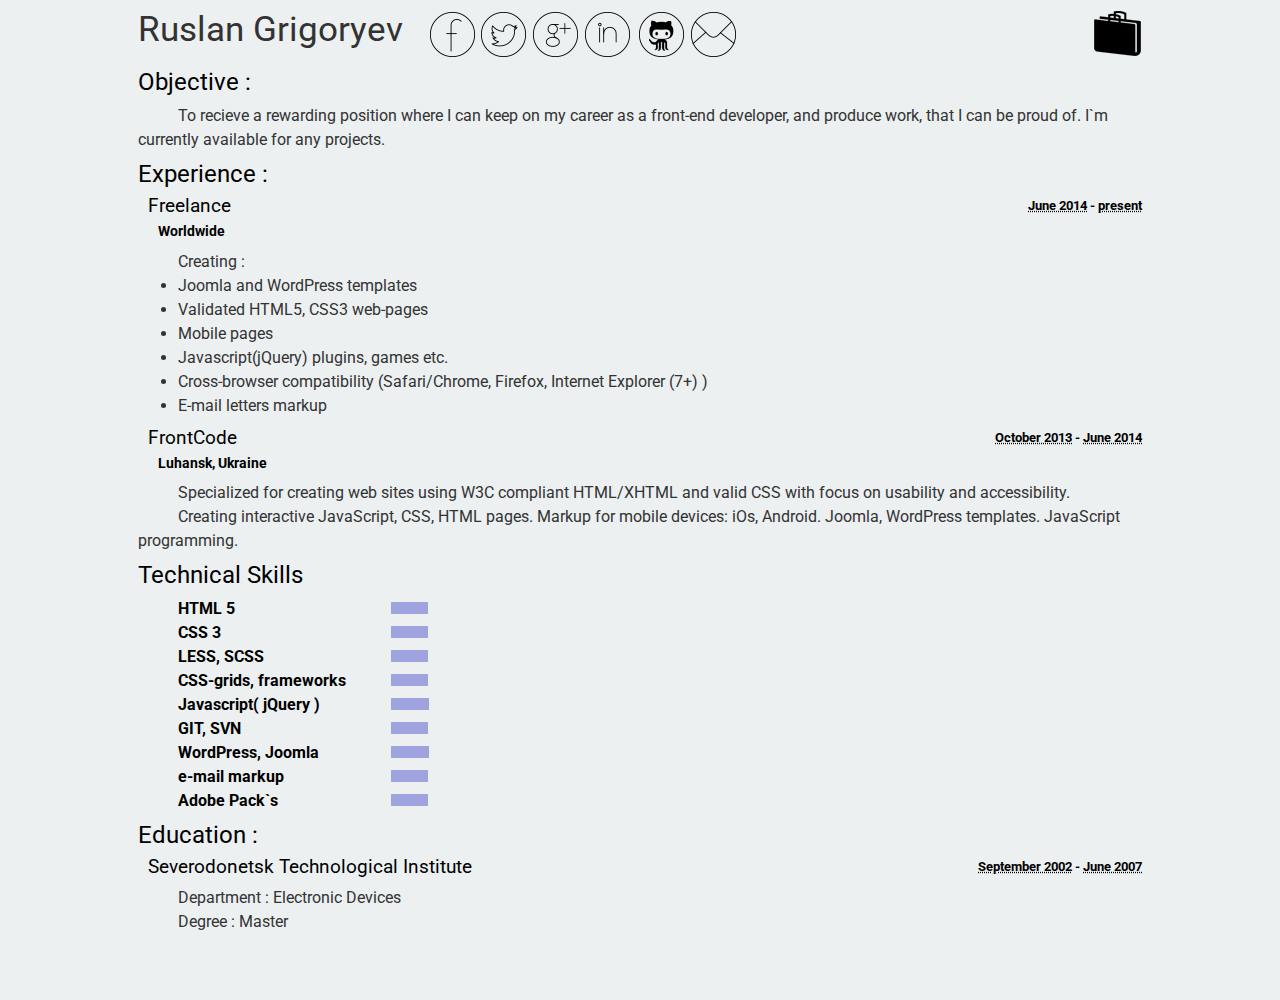
<file: index.html>
﻿<!doctype html>
<html lang="en">
<head>
	<meta charset="UTF-8">
	<title>Grigoryev</title>
	<link href='http://fonts.googleapis.com/css?family=Roboto:400,700' rel='stylesheet' type='text/css'>
	<link rel="stylesheet" href="css/style.css">
	<script type="text/javascript" src="http://www.skypeassets.com/i/scom/js/skype-uri.js"></script>
</head>
<body>
	
	<div class="main">

		<header>
			<a href="index.html" class="main-link">
				Ruslan Grigoryev
			</a>
			<ul class="social-list clearfix">
				<li class="social-item">
					<a target="_blank" href="https://www.facebook.com/rus.grigoryev" class="social-link">
						<span class="social-link__wrap social-link__facebook"></span>
						<span class="social-link__wrap social-link__hover social-link__facebook--hover"></span>
					</a>
				</li>
				<li class="social-item">
					<a target="_blank" href="https://twitter.com/RuslanGrigoryev" class="social-link">
						<span class="social-link__wrap social-link__twitter"></span>
						<span class="social-link__wrap social-link__hover social-link__twitter--hover"></span>
					</a>
				</li>
				<li class="social-item">
					<a target="_blank" href="https://plus.google.com/u/0/103480154558823567483/posts/p/pub" class="social-link">
						<span class="social-link__wrap social-link__gplus"></span>
						<span class="social-link__wrap social-link__hover social-link__gplus--hover"></span>
					</a>
				</li>
				<li class="social-item">
					<a target="_blank" href="http://ua.linkedin.com/pub/руслан-григорьев/75/208/380/" class="social-link">
						<span class="social-link__wrap social-link__linkedin"></span>
						<span class="social-link__wrap social-link__hover social-link__linkedin--hover"></span>
					</a>
				</li>
				<li class="social-item">
					<a target="_blank" href="https://github.com/RuslanGrigoryev" class="social-link">
						<span class="social-link__wrap social-link__github"></span>
						<span class="social-link__wrap social-link__hover social-link__github--hover"></span>
					</a>
				</li>
				<li class="social-item">
					<a target="_top" href="mailto:rus.grigoryev@gmail.com?Subject=Hello" class="social-link">
						<span class="social-link__wrap social-link--mail"></span>
						<span class="social-link__wrap social-link__hover social-link__mail--hover"></span>
					</a>
				</li>
			</ul>
			<nav class="main-menu">
				<ul>
					<li class="main-menu__item">
						<a href="latest.html" class="social-link portf-link">
							<span class="social-link__wrap social-link__portf"></span>
							<span class="social-link__wrap social-link__hover social-link__portf--hover"></span>
						</a>
					</li>
				</ul>
			</nav>
			<!-- <a href="Grigoryev.pdf" class="pdf-link">Watch as PDF</a> -->
		</header>

		<div class="wrap">

			<h1>Objective :</h1>
			<p>
				To recieve a  rewarding position where I can keep on my career as a front-end developer, and produce work, that I can be proud of. I`m currently available for any projects.
			</p>

			<h1>Experience :</h1>
			<h2>Freelance	
				<p class="date">
					<abbr class="dtstart" title="2014-06-07">June 2014</abbr> - <abbr class="dtend" title="2014-06-07">present</abbr></p>
			</h2>
			<h3>Worldwide</h3>
			<p>
				Creating :
				<ul class="freelance-list">
					<li class="freelance-list__item">Joomla and WordPress templates</li>
					<li class="freelance-list__item">Validated HTML5, CSS3 web-pages</li>
					<li class="freelance-list__item">Mobile pages</li>
					<li class="freelance-list__item">Javascript(jQuery) plugins, games etc.</li>
					<li class="freelance-list__item">Cross-browser compatibility (Safari/Chrome, Firefox, Internet Explorer (7+) )</li>
					<li class="freelance-list__item">E-mail letters markup</li>
				</ul>
			</p>

			<h2>FrontCode
				<p class="date">
					<abbr class="dtstart" title="2013-15-10">October 2013</abbr> - <abbr class="dtend" title="2014-06-07">June 2014</abbr></p>
			</h2>
			<h3>Luhansk, Ukraine</h3>
			<p>
				Specialized for creating web sites using W3C compliant HTML/XHTML and valid CSS with focus on usability and accessibility.
			</p>
			<p>
				Creating interactive JavaScript, CSS, HTML pages. Markup for mobile devices: iOs, Android. Joomla, WordPress templates. JavaScript programming.
			</p>

			<h1 class="skill_header">Technical Skills</h1>
			<p>
				<ul class="skill-list">
					<li class="skill-list__item">
						<strong>HTML 5</strong>
						<div class="wrap">
						    <div class="elem elemHtml"></div>
						</div>
					</li>
					<li class="skill-list__item">
						<strong>CSS 3</strong>
						<div class="wrap">
						    <div class="elem elemCss"></div>
						</div>
					</li>
					<li class="skill-list__item">
						<strong>LESS, SCSS</strong>
						<div class="wrap">
						    <div class="elem elemPre"></div>
						</div>
					</li>
					<li class="skill-list__item">
						<strong>CSS-grids, frameworks</strong>
						<div class="wrap">
						    <div class="elem elemGrid"></div>
						</div>
					</li>
					<li class="skill-list__item">
						<strong>Javascript( jQuery )</strong>
						<div class="wrap">
						    <div class="elem elemJs"></div>
						</div>
					</li>
					<li class="skill-list__item">
						<strong>GIT, SVN</strong>
						<div class="wrap">
						    <div class="elem elemGit"></div>
						</div>
					</li>
					<li class="skill-list__item">
						<strong>WordPress, Joomla</strong>
						<div class="wrap">
						    <div class="elem elemCms"></div>
						</div>
					</li>
					<li class="skill-list__item">
						<strong>e-mail markup</strong>
						<div class="wrap">
						    <div class="elem elemMail"></div>
						</div>
					</li>
					<li class="skill-list__item">
						<strong>Adobe Pack`s</strong>
						<div class="wrap">
						    <div class="elem elemAdobe"></div>
						</div>
					</li>
				</ul>
			</p>

			<h1>Education :</h1>
			<h2>Severodonetsk Technological Institute
				<p class="date">
					<abbr class="dtstart" title="2002-06-01">September 2002</abbr> - <abbr class="dtend" title="2007-06-07">June 2007</abbr></p>
			</h2>
			<p>Department : Electronic Devices</p>
			<p>Degree     : Master</p>
		</div>
	</div>

	<script src="http://ajax.googleapis.com/ajax/libs/jquery/1.11.1/jquery.min.js"></script>
	<script src="js/jquery.easing.1.3.js"></script>
	<script src="js/skill-module.js"></script>
	<script src="js/script.js"></script>
</body>
</html>
</file>
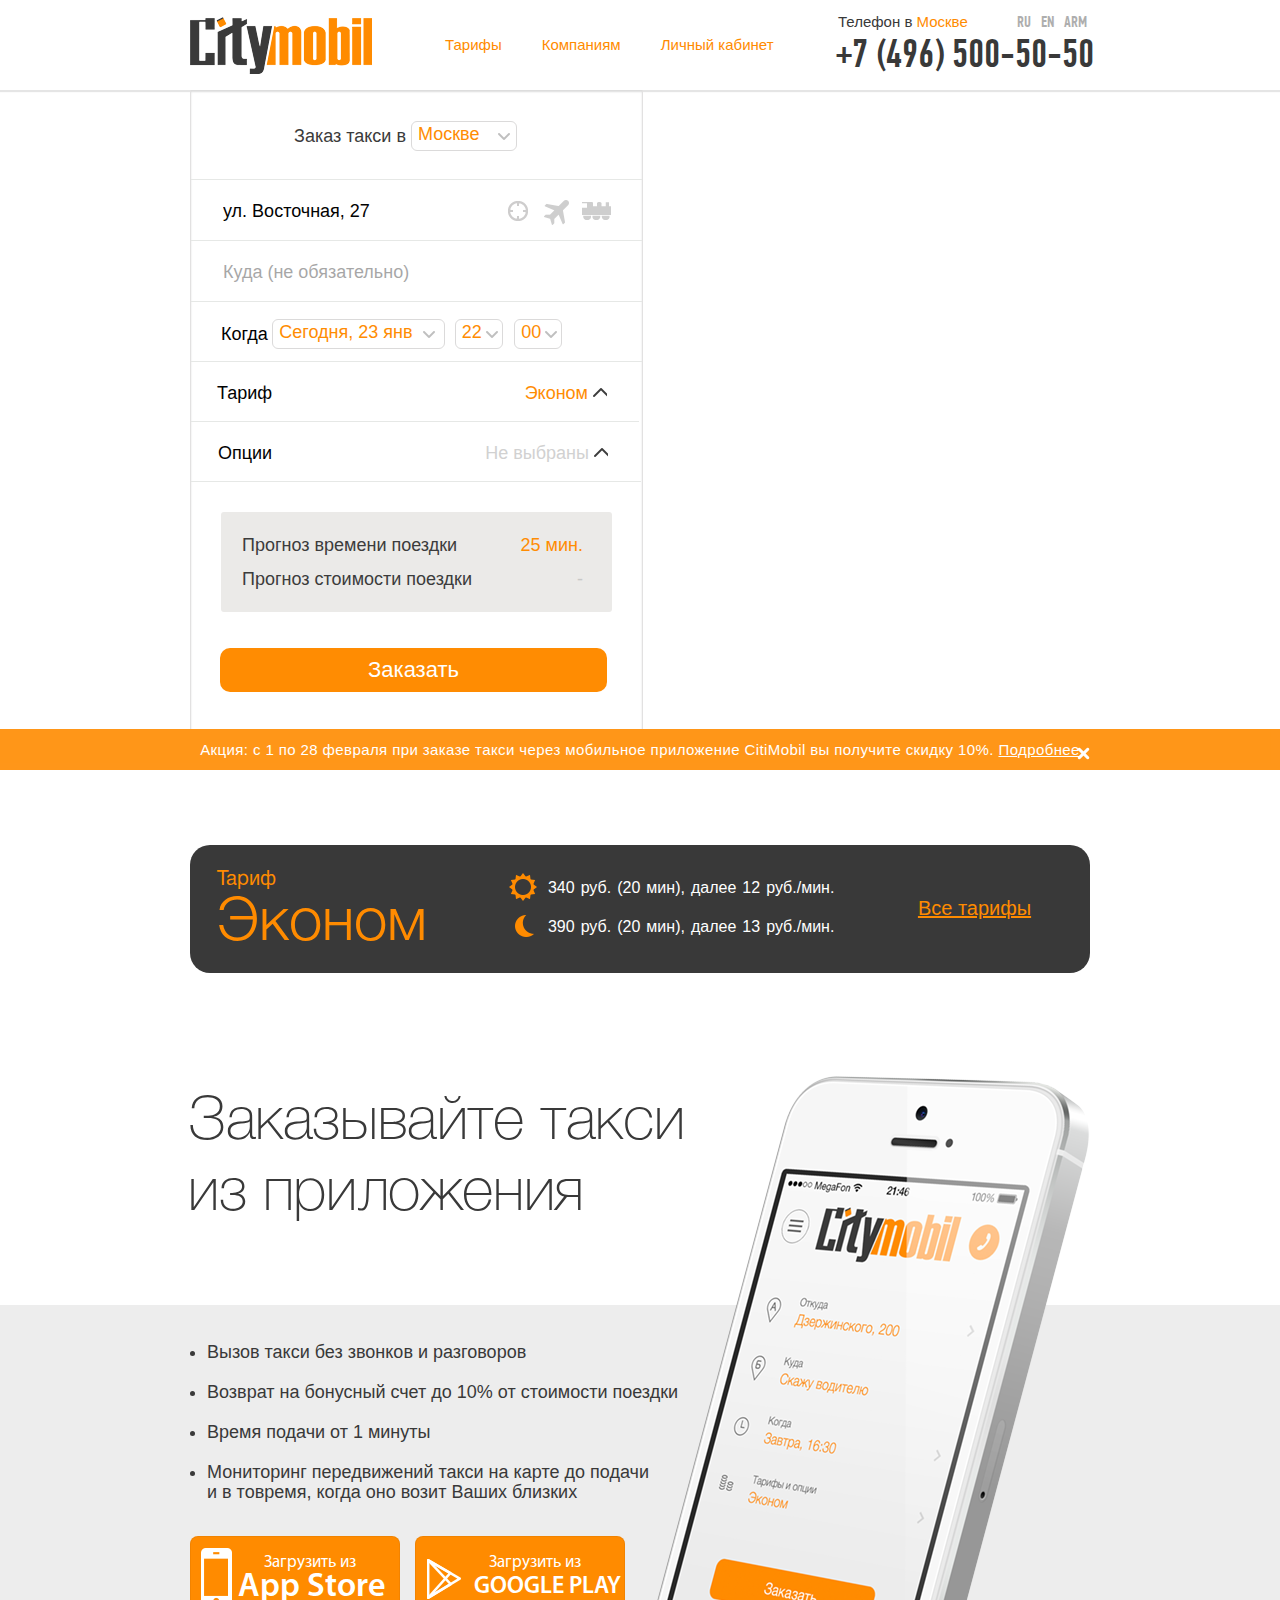
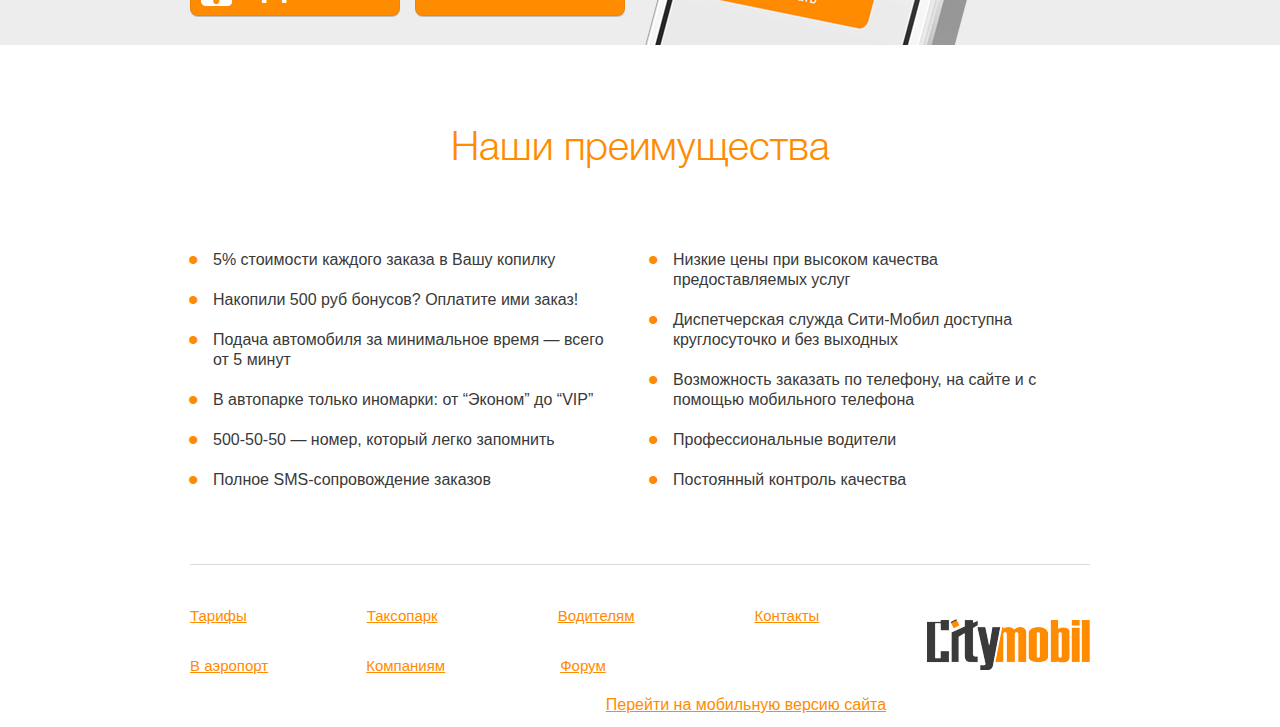
<file: portf/citymobile/index.html>
<!doctype html>
<html lang="en">
<head>
    <meta charset="UTF-8">
    <title>CityMobil</title>
    <link rel="stylesheet" href="css/style.css">
    <!--[if IE]><script src="http://html5shiv.googlecode.com/svn/trunk/html5.js"></script><![endif]-->
    <!--[if IE]><link rel="stylesheet" href="css/ie.css"><![endif]-->
</head>
<body>
    <header>
        <div class="container">
            <a href="#" class="sidebar-button"></a>
            <a href="#" class="logo"><img src="i/markup/logo.png" alt="logo"></a>
            <ul class="main-nav">
                <li><a class="main-link" href="#">Тарифы</a></li>
                <li><a class="main-link" href="#">Компаниям</a></li>
                <li><a class="main-link" href="#">Личный кабинет</a></li>
            </ul>
            <dl class="main-phone">
                <dt>Телефон в 
                <a id="change-city-number" class="main-link" href="#"><span>Москве</span>
                    <ul class="dropdown-city">
                        <li>Москве</li>
                        <li>Киеве</li>
                        <li>Ереване</li>
                    </ul>
                </a>
                </dt>
                <dd>+7 (496) 500-50-50</dd>
                <dd class="languages">
                    <a href="#" class="lang">RU</a>
                    <a href="#" class="lang">EN</a>
                    <a href="#" class="lang">ARM</a>
                </dd>
            </dl>
            <div class="order" id="first">
                <div class="wrap-order-header">
                    <span>Заказ такси в </span>
                    <select data-custom="select" name="city" id="selectCity">
                        <option value="Moscow">Москве</option>
                        <option value="Kiev">Киеве</option>
                        <option value="Minsk">Минске</option>
                    </select>
                </div>
                <div class="or-tel">+7 (945) 500-50-50</div>
                <div class="wrap-order-street">
                    <input class="name-street" type="text" value="ул. Восточная, 27">
                    <a href="#" class="icon-trans icon-train"></a>
                    <a href="#" class="icon-trans icon-fly"></a>
                    <a href="#" class="icon-trans icon-walk"></a>
                </div>
                <div class="wrap-order-notnec">
                <input class="name-street disabled-name-street" type="text" value="Куда (не обязательно)">
                </div>
                <div class="wrap-order-time">
                    <span class="wh640">Когда</span>
                    <select class="chDate" data-custom="select" name="order-date" id="orderDate">
                        <option value="today">Сегодня, 23 янв</option>
                    </select>
                    <select  data-custom="select" name="order-time-hours" id="orderTimeHours">
                        <option value="hours">22</option>
                    </select>
                    <select data-custom="select" name="order-time-minutes" id="orderTimeMinutes">
                        <option value="minutes">00</option>
                    </select>
                </div>
                <div class="wrap-order-tariff">
                    <span>Тариф</span>
                    <a class="dropdown" href="#" id="chooseTariff">Эконом</a>
                </div>
                <ul class="list-tariffs">
                    <li class="active"><a href="#">Эконом</a><span class="tariff-active"></span></li>
                    <li><a href="#">Комфорт</a><span></span></li>
                    <li><a href="#">Бизнес</a><span></span></li>
                    <li><a href="#">Трезвый водитель</a><span></span></li>
                    <li><a href="#">V.I.P</a><span></span></li>
                    <li><a href="#">Минивен</a><span></span></li>
                </ul>
                <div class="wrap-order-options">
                    <span>Опции</span>
                    <a href="#" class="dropdown" id="chooseOption">Не выбраны</a>
                </div>
                <ul class="list-tariffs">
                    <li class="active"><a href="#">Опция-</a><span class="tariff-active"></span></li>
                    <li><a href="#">Опция--</a><span></span></li>
                    <li><a href="#">Опция---</a><span></span></li>
                    <li><a href="#">Опция----</a><span></span></li>
                    <li><a href="#">Опция-----</a><span></span></li>
                    <li><a href="#">Опция------</a><span></span></li>
                </ul>
                <div class="predict">
                    <div class="predict-row">
                        <span class="predict-text">Прогноз времени поездки</span>
                        <span class="predict-count">25 мин.</span>
                    </div>
                    <div class="predict-row">
                        <span class="predict-text">Прогноз стоимости поездки</span>
                        <span class="predict-count predict-disabled">-</span>
                    </div>
                </div>
                <button id="submit-order" type="submit">Заказать</button>
            </div>
        </div>
    </header>
    <section class="main">
        <div id="map">
        </div>
        <div class="bottom-adv">
            <div class="container">
                <p>Акция: с 1 по 28 февраля при заказе такси через мобильное приложение CitiMobil вы получите скидку 10%. <a href="#">Подробнее</a><a href="#" class="close"></a></p>
            </div>
        </div>
    </section>
    <section class="content">
        <div class="container">
            <div class="tariff">
                <div class="col col-left">
                    <h3>Тариф</h3>
                    <h2>Эконом</h2>
                </div>
                <div class="col col-middle">
                    <div class="row">
                        <i class="sun-icon"></i>
                        <span> 340 руб. (20 мин), далее 12 руб./мин.</span>
                    </div>
                    <div class="row">
                        <i class="moon-icon"></i>
                        <span> 390 руб. (20 мин), далее 13 руб./мин.</span>
                    </div>
                </div>
                <div class="col col-right">
                    <a href="#" class="simple-link">Все тарифы</a>
                </div>
            </div>
            <div class="slogan">
                <h1>Заказывайте такси <br> из приложения</h1>
            </div>
        </div>
    </section>
    <section class="middle">
        <div class="container">
        <nav class="offer">
            <ul class="offer-ul">
                <li>Вызов такси без звонков и разговоров</li>
                <li>Возврат на бонусный счет до 10% от стоимости поездки</li>
                <li>Время подачи от 1 минуты</li>
                <li>Мониторинг передвижений такси на карте до подачи <br>и в товремя, когда оно возит Ваших близких </li>
            </ul>
        </nav>
        <nav class="download-apps">
            <ul>
                <li>
                    <a href="#">
                        <i class="download-app-icon iphone-icon"></i>
                        <div class="wrap-download-app-text">
                            <p>Загрузить из</p>
                            <h3>App Store</h3>
                        </div>
                    </a>
                </li>
                <li>
                    <a href="#">
                        <i class="download-app-icon android-icon"></i>
                        <div class="wrap-download-app-text">
                            <p>Загрузить из</p>
                            <h3 class="smaller-header">GOOGLE PLAY</h3>
                        </div>
                    </a>
                </li>
            </ul>
        </nav>
            <img src="i/img-01.png" alt="phone">
        </div>
    </section>
    <section class="advanced">
        <div class="container">
            <h1>Наши преимущества</h1>
            <ul>
                <li>5% стоимости каждого заказа в Вашу копилку</li>
                <li>Накопили 500 руб бонусов? Оплатите ими заказ!</li>
                <li>Подача автомобиля за минимальное время — всего от 5 минут</li>
                <li>В автопарке только иномарки: от “Эконом” до “VIP”</li>
                <li>500-50-50 — номер, который легко запомнить</li>
                <li>Полное SMS-сопровождение заказов</li>
            </ul>
            <ul>
                <li>Низкие цены при высоком качества предоставляемых услуг</li>
                <li>Диспетчерская служда Сити-Мобил доступна круглосуточко и без выходных</li>
                <li>Возможность заказать по телефону, на сайте и с помощью мобильного телефона</li>
                <li>Профессиональные водители</li>
                <li>Постоянный контроль качества</li>
            </ul>
        </div>
    </section>
    <footer>
        <div class="container">
            <a href="#" class="logo"><img src="i/markup/logo-mini.png" alt="logo"></a>
            <ul>
                <li><a href="#">Тарифы</a></li>
                <li><a href="#">Таксопарк</a></li>
                <li><a href="#">Водителям</a></li>
                <li><a href="#">Контакты</a></li>
            </ul>
            <ul class="bottom-menu">
                <li><a href="#">В аэропорт</a></li>
                <li><a href="#">Компаниям</a></li>
                <li><a href="#">Форум</a></li>
            </ul>
            <div class="clr"></div>
            <a href="indexMobil.html" class="mobile-version">Перейти на мобильную версию сайта</a>
        </div>
    </footer>
    <script src="http://ajax.googleapis.com/ajax/libs/jquery/1.10.2/jquery.min.js"></script>
    <script type="text/javascript" charset="utf-8" src="http://api-maps.yandex.ru/services/constructor/1.0/js/?sid=29uD3jKC-8XFdTlfCwkxSmnSQkYPbrYH&amp;id=map"></script>
    <script src="js/script.js"></script>
</body>
</html>
</file>
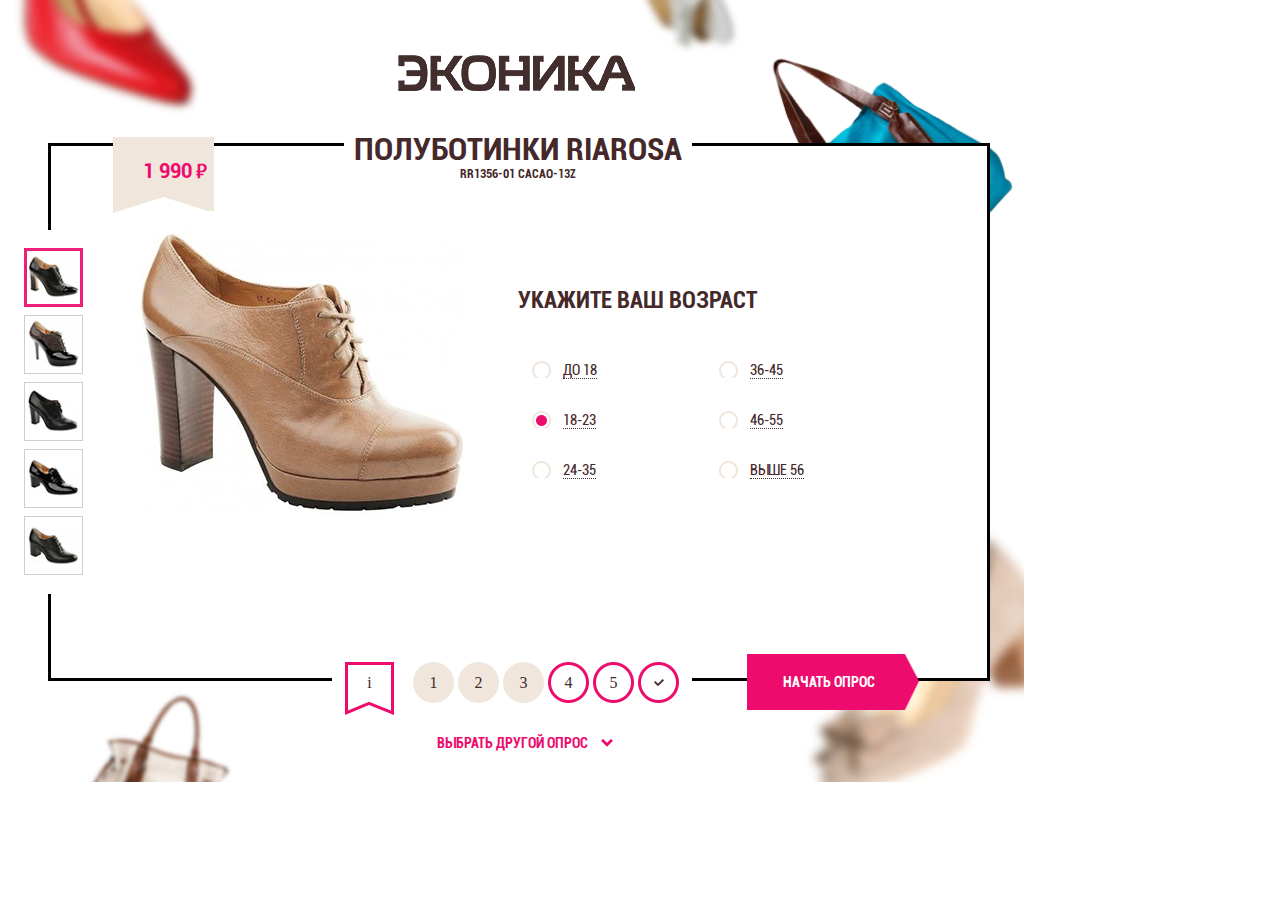
<file: portf/econica/index.html>
<!DOCTYPE html>
<html>
<head>
    <meta charset="utf-8">
    <title>Econica Main Page</title>
    <meta name="description" content="">
    <meta name="viewport" content="width=device-width, maximum-scale=1.0, initial-scale=1.0">
    <link rel="stylesheet" href="css/style.css">
</head>
<body>
<div id="loader" style="display: block;"><img src="images/loader.gif" alt="Loading..." width="110" height="110"></div>
    <div class="wrapper">
        <header>
            <h1><a href="login.html"></a></h1>
        </header>
        <section class="main">
            <div class="main-title">
                <div class="main-title-label">
                    <span class="main-title-label-price">1 990<em class="price-rub">&#8399;</em></span>
                </div>
                <h2 class="main-header">ПОЛУБОТИНКИ RIAROSA</h2>
                <h3>RR1356-01 cacao-13Z</h3>
            </div>
            <div class="wrap-level-1-table">
                <div class="wrap-level-2-cell">
                    <nav id="preview-block">
                        <ul class="preview-block-ul">
                            <li class="preview-photo active-preview"><a href="#"><img src="images/img-art-01.png" alt="preview" class="preview-photo-img"></a>
                                <div class="block-photo-title active-block">
                                    <div class="wrap-photo-large">
                                        <img class="photo-big-view" src="images/big-img-01.png" alt="01">
                                    </div>
                                    <div class="photo-title">
                                        
                                    </div>
                                </div>
                            </li>
                            <li class="preview-photo"><a href="#"><img src="images/img-art-02.png" alt="preview" class="preview-photo-img"></a>
                                <div class="block-photo-title">
                                    <div class="wrap-photo-large">
                                        <img class="photo-big-view" src="images/big-img-02.png" alt="01">
                                    </div>
                                    <div class="photo-title">
                                       
                                    </div>
                                </div>
                            </li>
                            <li class="preview-photo"><a href="#"><img src="images/img-art-03.png" alt="preview" class="preview-photo-img"></a>
                                <div class="block-photo-title">
                                    <div class="wrap-photo-large">
                                        <img class="photo-big-view" src="images/big-img-03.png" alt="01">
                                    </div>
                                    <div class="photo-title">
                                        
                                    </div>
                                </div>
                            </li>
                            <li class="preview-photo"><a href="#"><img src="images/img-art-04.png" alt="preview" class="preview-photo-img"></a>
                                <div class="block-photo-title">
                                    <div class="wrap-photo-large">
                                        <img class="photo-big-view" src="images/big-img-04.png" alt="01">
                                    </div>
                                    <div class="photo-title">
                                        
                                    </div>
                                </div>
                            </li>
                            <li class="preview-photo"><a href="#"><img src="images/img-art-05.png" alt="preview" class="preview-photo-img"></a>
                                <div class="block-photo-title">
                                    <div class="wrap-photo-large">
                                        <img class="photo-big-view" src="images/big-img-05.png" alt="01">
                                    </div>
                                    <div class="photo-title">
                                        
                                    </div>
                                </div>
                            </li>
                        </ul>
                    </nav>
                </div>
            </div>
            <div class="main-quiz-block" data-num="1"></div>
            <div class="main-quiz-block" data-num="2"></div>
            <div class="main-quiz-block" data-num="3"></div>
            <div class="main-quiz-block" data-num="4">
                <h3>Соответствует ли вашему вкусу / стилю ?</h3>
                <div class="wrap-match-block">
                    <div class="thumbs-block thumbs-block-up">                        
                        <a href="#" class="match-link thumbs-up-link">соответствует
                        </a>
                    </div>
                    <div class="thumbs-block thumbs-block-down">
                        <a href="#" class="match-link thumbs-down-link">
                            Не соответствует
                        </a>
                    </div>
                        <form action="#" id="form-rate" class="unmatch-block">
                                <input name="radiobtns-vote" type="radio" id="pos-1">
                                <label for="pos-1" class="rate-label"><span class="label-span">Мне нравится более строгий стиль</span></label>
                                <input name="radiobtns-vote" type="radio" id="pos-2" checked>
                                <label for="pos-2" class="rate-label"><span class="label-span">Мне не с чем их одеть</span></label>
                                <input name="radiobtns-vote" type="radio" id="pos-3">
                                <label for="pos-3" class="rate-label"><span class="label-span">Не нравится цвет</span></label>
                        </form>
                </div>
            </div>
            <div class="main-quiz-block age-block  active-block" data-num="5">
                <h3>Укажите ваш возраст</h3>
                <form action="#" id="form-rate-age" class="age-block-choose">
                    <input name="radiobtns-vote1" type="radio" id="pos-4">
                    <label for="pos-4" class="rate-label-age"><span class="label-span">ДО 18</span></label>
                    <input name="radiobtns-vote1" type="radio" id="pos-7">
                    <label for="pos-7" class="rate-label-age"><span class="label-span">36-45</span></label>
                    <input name="radiobtns-vote1" type="radio" id="pos-5" checked>
                    <label for="pos-5" class="rate-label-age"><span class="label-span">18-23</span></label>
                    <input name="radiobtns-vote1" type="radio" id="pos-8">
                    <label for="pos-8" class="rate-label-age"><span class="label-span">46-55</span></label>
                    <input name="radiobtns-vote1" type="radio" id="pos-6">
                    <label for="pos-6" class="rate-label-age"><span class="label-span">24-35</span></label>
                    
                    <input name="radiobtns-vote1" type="radio" id="pos-9">
                    <label for="pos-9" class="rate-label-age"><span class="label-span">ВЫШЕ 56</span></label>
                </form>
            </div>  
            <div class="main-quiz-block" data-num="6"></div>
            <div class="main-quiz-block" data-num="7"></div>
        </section>
        <footer>
            <button id="prev" class="btn btn-prev">Назад</button>
            <nav id="paginator">
                <ul class="paginator-ul">
                    <li class="paginator-list paginator-list-info"><a href="#">i</a></li>
                    <li class="paginator-list paginator-list-circle paginator-visited"><a href="#">1</a></li>
                    <li class="paginator-list paginator-list-circle paginator-visited"><a href="#">2</a></li>
                    <li class="paginator-list paginator-list-circle paginator-visited"><a href="#">3</a></li>
                    <li class="paginator-list paginator-list-circle paginator-active"><a href="#">4</a></li>
                    <li class="paginator-list paginator-list-circle paginator-active"><a href="#">5</a></li>
                    <li class="paginator-list paginator-list-circle paginator-active"><a href="#" class="quiz-finish">&nbsp;</a></li>
                </ul>
            </nav>
            <button id="next" class="btn btn-next">Дальше</button>
            <button id="begin-quiz" class="btn-begin-quiz">Начать опрос</button>
                <ul id="carousel" class="elastislide-list">
                    <li class="wrap-img-list"><a href="#"><img src="images/img-art-01.png" alt="image01" /></a></li>
                    <li class="wrap-img-list"><a href="#"><img src="images/img-art-02.png" alt="image02" /></a></li>
                    <li class="wrap-img-list"><a href="#"><img src="images/img-art-03.png" alt="image03" /></a></li>
                    <li class="wrap-img-list"><a href="#"><img src="images/img-art-04.png" alt="image04" /></a></li>
                    <li class="wrap-img-list"><a href="#"><img src="images/img-art-05.png" alt="image05" /></a></li>
                    <li class="wrap-img-list"><a href="#"><img src="images/img-art-06.png" alt="image06" /></a></li>
                    <li class="wrap-img-list"><a href="#"><img src="images/img-art-07.png" alt="image07" /></a></li>
                    <li class="wrap-img-list"><a href="#"><img src="images/img-art-08.png" alt="image08" /></a></li>
                    <li class="wrap-img-list"><a href="#"><img src="images/img-art-09.png" alt="image09" /></a></li>
                    <li class="wrap-img-list"><a href="#"><img src="images/img-art-10.png" alt="image10" /></a></li>
                    <li class="wrap-img-list"><a href="#"><img src="images/img-art-11.png" alt="image11" /></a></li>
                    <li class="wrap-img-list"><a href="#"><img src="images/img-art-10.png" alt="image12" /></a></li>
                    <li class="wrap-img-list"><a href="#"><img src="images/img-art-11.png" alt="image13" /></a></li>
                    <li class="wrap-img-list"><a href="#"><img src="images/img-art-01.png" alt="image14" /></a></li>
                    <li class="wrap-img-list"><a href="#"><img src="images/img-art-02.png" alt="image15" /></a></li>
                    <li class="wrap-img-list"><a href="#"><img src="images/img-art-03.png" alt="image16" /></a></li>
                    <li class="wrap-img-list"><a href="#"><img src="images/img-art-04.png" alt="image17" /></a></li>
                    <li class="wrap-img-list"><a href="#"><img src="images/img-art-05.png" alt="image18" /></a></li>
                    <li class="wrap-img-list"><a href="#"><img src="images/img-art-06.png" alt="image19" /></a></li>
                    <li class="wrap-img-list"><a href="#"><img src="images/img-art-07.png" alt="image20" /></a></li>
                </ul>
            <button id="another-quiz">Выбрать другой опрос</button>
        </footer>
    </div>

<div class="popup">
    <div class="overlay-wrap">
        <div class="popup-head">
            <h3>thank you</h3>
        </div>
        <div class="message">
            <span>Your message was successfully sent</span>
        </div>
        <div class="button">
            <button type="submit" name="okay">OK</button>
        </div>
    </div>
</div>
<script src="js/libs/jquery-1.10.2.min.js"></script>
<script src="js/PxLoader.js"></script>
<script src="js/PxLoaderImage.js"></script>
<script src='js/script-radio.js'></script>
<script src="js/modernizr.custom.17475.js"></script>
<script src="js/jquerypp.custom.js"></script>
<script src="js/jquery.elastislide.js"></script>
<script src="js/script.js?20130827"></script>
</body>
</html>
</file>
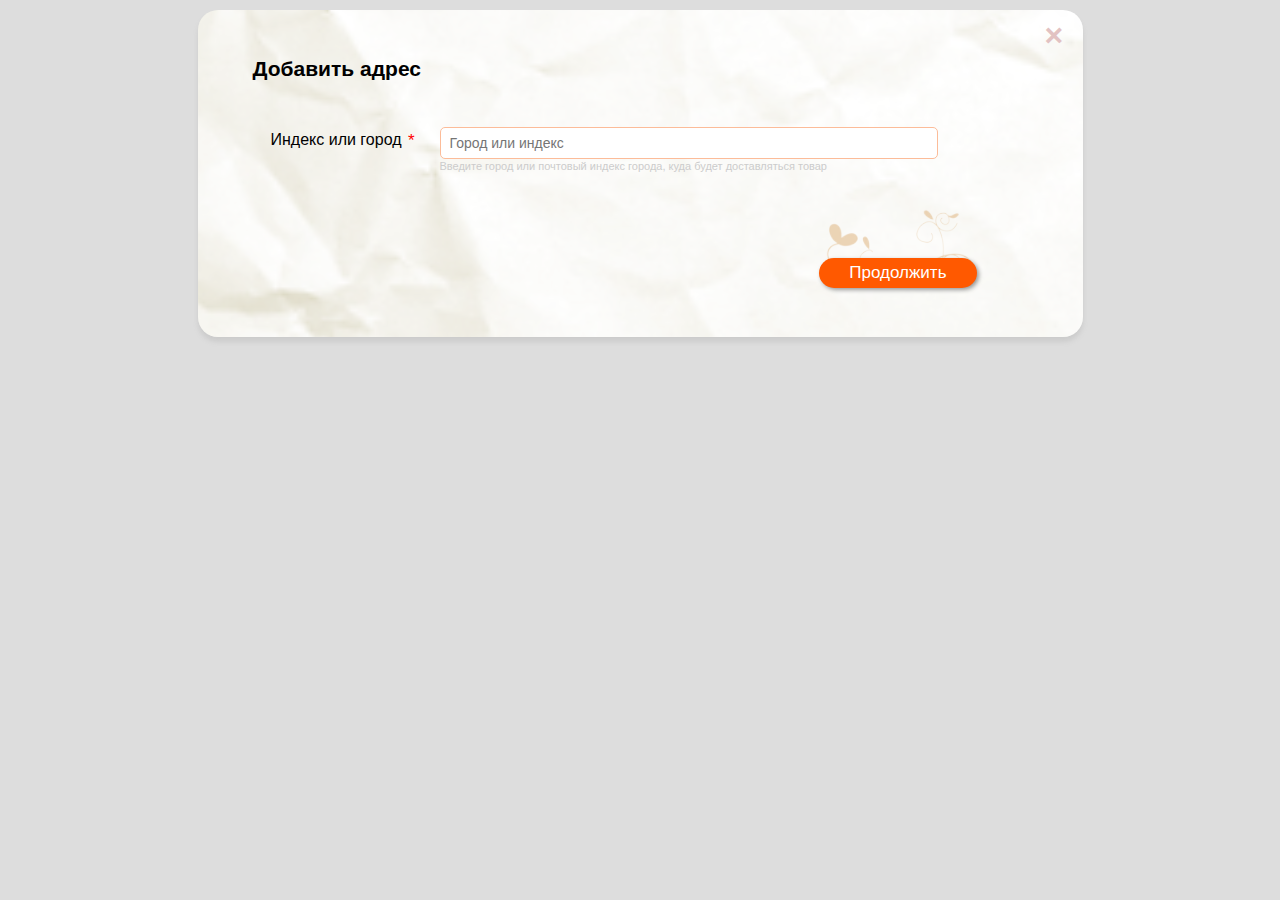
<file: portf/postapi/index.html>
<!doctype html>
<html lang="ru">
<head>
    <meta charset="UTF-8">
    <title>POST-API мне запили</title>
    <link rel="stylesheet" href="css/style.css">
</head>
<body>
    <form action="" id="pa_form">
        <div class="pa_form_step1">
            <h3 class="pa_form_title">Добавить адрес</h3>
            <div class="pa_form_input_line">
                <label for="pa_zipandcity" class="pa_form_input_label pa_form_input_required">Индекс или город</label>
                <div class="pa_form_input_wrap">
                    <input type="text" id="pa_zipandcity" placeholder="Город или индекс" class="pa_form_input">
                    <span class="pa_form_input_note">Введите город или почтовый индекс города, куда будет доставляться товар</span>
                </div>
            </div>
            <div class="pa_form_btn__wrap">
                <input type="button" value="Продолжить" class="pa_form_btn" id="pa_btn_next">
            </div>
        </div>
        <div class="pa_form_step2">
            <h3 id="pa_city_name" class="pa_form_title">Название города</h3>
            <a href="#" class="pa_city_change pa_to_start pa_hidden pa_page5 pa_page6 pa_page7">(<i>сменить город</i>)</a>
            <div class="pa_form_input_line">
                <label for="pa_index" class="pa_form_input_label pa_form_input_required">Почтовый индекс</label>
                <div class="pa_form_input_wrap pa_form_input_wrap_medium">
                    <input type="text" id="pa_index" class="pa_form_input">
                </div>
                <a href="#" class="pa_index_change pa_to_start pa_hidden pa_page2 pa_page3 pa_page4">(<i>сменить индекс</i>)</a>
            </div>
            <div class="pa_form_input_line pa_hidden pa_page8">
                <label for="pa_region" class="pa_form_input_label">Край / Респ. / Обл.</label>
                <div class="pa_form_input_wrap">
                    <input type="text" id="pa_region" class="pa_form_input">
                    <span class="pa_form_input_note">Укажите край, республику или область</span>
                </div>
            <div class="pa_form_input_line pa_hidden pa_page8">
                <label for="pa_district" class="pa_form_input_label">Район</label>
                <div class="pa_form_input_wrap">
                    <input type="text" id="pa_district" class="pa_form_input">
                </div>
            </div>
            </div>
            <div class="pa_form_input_line pa_hidden pa_page8">
                <label for="pa_city" class="pa_form_input_label pa_form_input_required">Город</label>
                <div class="pa_form_input_wrap">
                    <input type="text" id="pa_city" class="pa_form_input">
                    <span class="pa_form_input_note">Укажите название населенного пункта (город, поселок, село, деревня)</span>
                </div>
            </div>
            <div class="pa_form_input_line">
                <label for="pa_street" class="pa_form_input_label pa_form_input_required">Улица</label>
                <div class="pa_form_input_wrap">
                    <input type="text" id="pa_street" class="pa_form_input">
                    <span class="pa_form_input_note">Наберите первые буквы названия улицы и выберите подходящую из списка</span>
                </div>
            </div>
            <div class="pa_form_input_line">
                <label for="pa_house" class="pa_form_input_label pa_form_input_required">Дом</label> /
                <label for="pa_suite" class="pa_form_input_label">Строение</label> /
                <label for="pa_building" class="pa_form_input_label">Корпус</label>
                <div class="pa_form_input_wrap pa_form_input_wrap_small">
                    <input type="text" id="pa_house" class="pa_form_input">
                </div>
                <div class="pa_form_input_wrap pa_form_input_wrap_small pa_form_input_wrap_small_middle">
                    <input type="text" id="pa_suite" class="pa_form_input">
                </div>
                <div class="pa_form_input_wrap pa_form_input_wrap_small pa_form_input_wrap_small_right">
                    <input type="text" id="pa_building" class="pa_form_input">
                </div>
            </div>
            <div class="pa_form_input_line">
                <label for="pa_common" class="pa_form_input_label pa_form_input_required">Квартира (офис)</label>
                <div class="pa_form_input_wrap pa_form_input_wrap_small">
                    <input type="text" id="pa_common" class="pa_form_input">
                </div>
            </div>
            <div class="pa_form_input_line">
                <label for="pa_domofon" class="pa_form_input_label">Домофон</label>
                <div class="pa_form_input_wrap pa_form_input_wrap_small">
                    <input type="text" id="pa_domofon" class="pa_form_input">
                </div>
            </div>
            <div class="pa_form_input_line pa_hidden pa_page2 pa_page5">
                <label for="pa_metro" class="pa_form_input_label">Ближайшее метро</label>
                <div class="pa_form_input_wrap">
                    <input type="text" id="pa_metro" class="pa_form_input">
                </div>
            </div>
            <div class="pa_form_input_line pa_hidden pa_page3 pa_page6">
                <label for="pa_mkad_km" class="pa_form_input_label">Расстояние от МКАД</label>
                <div id="pa_mkad_km_wrap" class="pa_form_input_wrap pa_form_input_wrap_small">
                    <input type="text" id="pa_mkad_km" class="pa_form_input">км
                    <span class="pa_form_input_note pa_form_input_note_nowrap">Удаленность от МКАД влияет на стоимость доставки.<br>Уточните, пожалуйста, расстояние</span>
                </div>
            </div>
            <div id="pa_form_fulladdress">
            <em class="full_address_index"></em>
            <em class="full_address_region"></em>
            <em class="full_address_district"></em>
            <em class="full_address_city"></em> 
            <em class="full_address_street"></em> 
            <em class="full_address_house"></em> 
            <em class="full_address_suite"></em>
            <em class="full_address_building"></em>
            <em class="full_address_common"></em>
            <em class="full_address_domofon"></em>
            <em class="full_address_metro"></em>
            <em class="full_address_mkad"></em>
            </div>
            <div class="pa_form_btn__wrap pa_form_btn__wrap__add">
                <input type="button" value="Добавить адрес" class="pa_form_btn" id="pa_btn_add">
            </div>
        </div>
        <a href="#" class="pa_form_close">&times;</a>
    </form>
    <script src="http://code.jquery.com/jquery-1.10.2.min.js"></script>
    <script>!window.jQuery && document.write(unescape('%3Cscript src="js/jquery-1.10.2.min.js"%3E%3C/script%3E'))</script>
    <script src="js/jquery.jsonp-2.4.0.min.js"></script>
    <script src="js/script.js"></script>
</body>
</html>
</file>
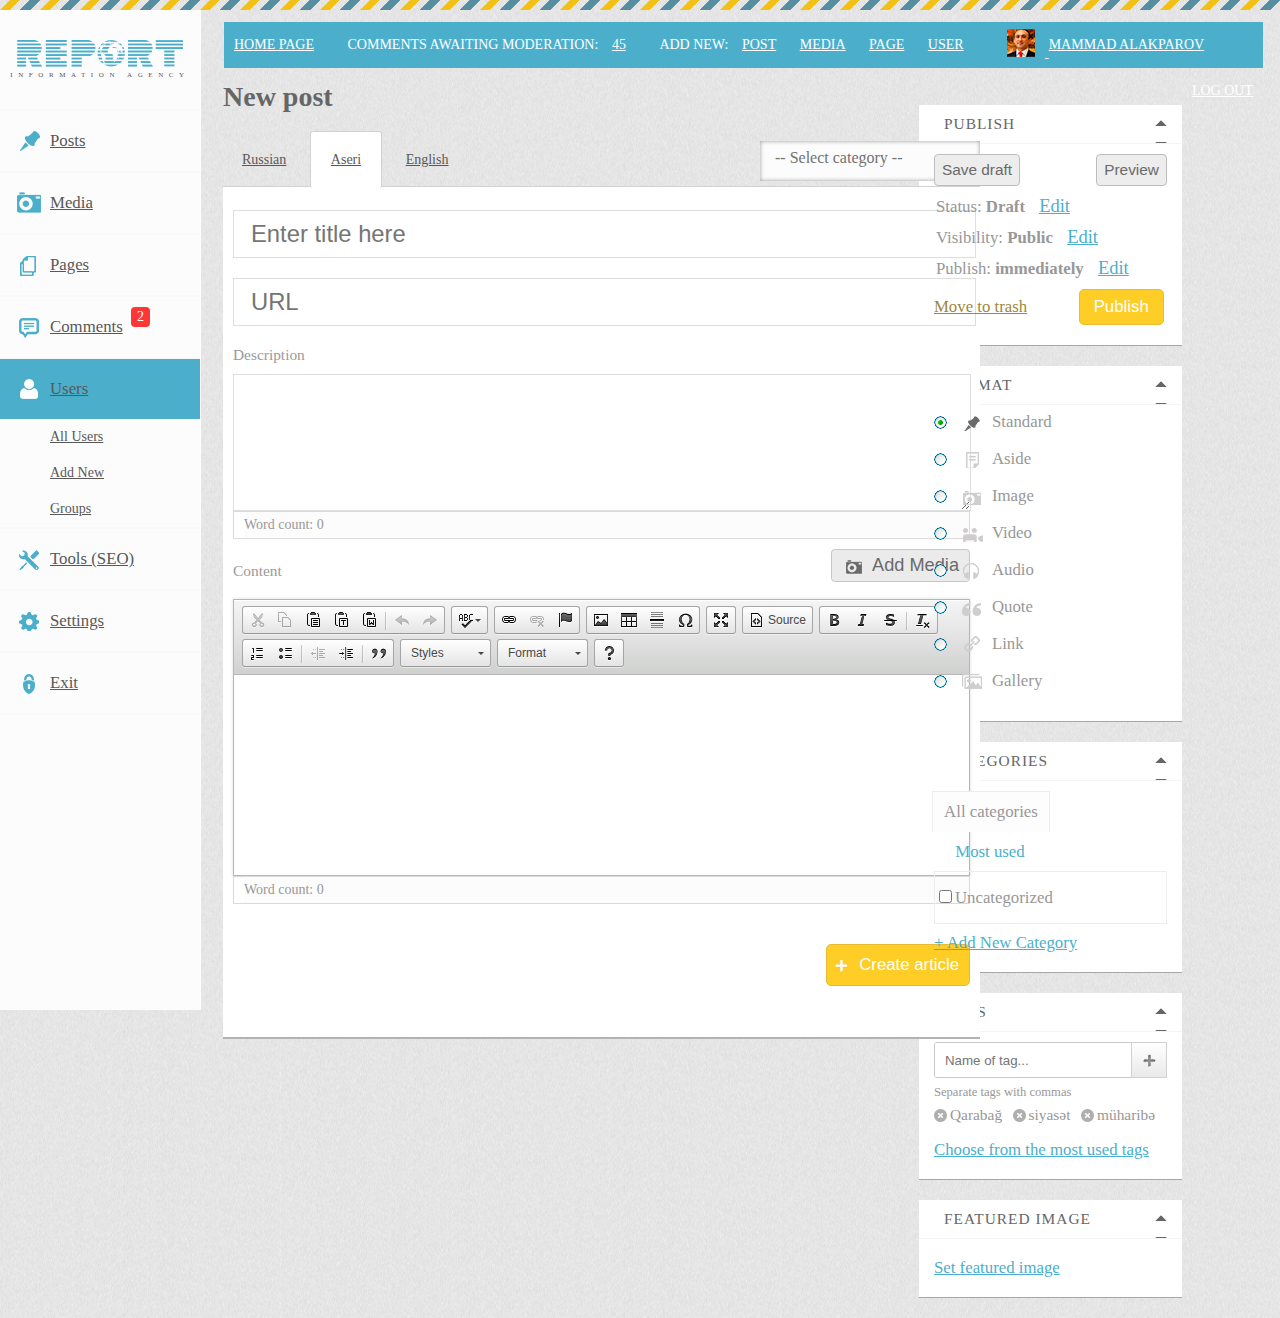
<file: portf/report_admin/index.html>
﻿<!doctype html>
<html lang="en">
<head>
	<meta charset="UTF-8">
	<title>Report Admin</title>
	<link rel="stylesheet" href="css/style.css">
</head>
<body>
	<div class="left-vertical-bar">
		<div class="logo">
			<a href="#" title="#">
				<img src="i/markup/logo.png" alt="logo">
				<span class="logo-text">Information agency</span>
			</a>
		</div>
		<nav class="left-menu">
			<ul class="left-menu__ul">
				<li class="left-menu__list">
					<a href="#" title="#" class="left-menu__link left-menu__link--post">Posts</a>
				</li>
				<li class="left-menu__list left-menu__list--empty">
					<a href="#" title="#" class="left-menu__link left-menu__link--media">Media</a>
					<ul class="left-menu__list-sub-menu">
						<li class="left-menu__list-sub-menu__list">
							<a href="#" title="#" class="left-menu__list-sub-menu__link">All posts</a>
						</li>
						<li class="left-menu__list-sub-menu__list">
							<a href="#" title="#" class="left-menu__list-sub-menu__link">Add New</a>
						</li>
						<li class="left-menu__list-sub-menu__list">
							<a href="#" title="#" class="left-menu__list-sub-menu__link">Categories</a>
						</li>
						<li class="left-menu__list-sub-menu__list">
							<a href="#" title="#" class="left-menu__list-sub-menu__link">Tags</a>
						</li>
					</ul>
				</li>
				<li class="left-menu__list">
					<a href="#" title="#" class="left-menu__link left-menu__link--page">Pages</a>
				</li>
				<li class="left-menu__list">
					<a href="#" title="#" class="left-menu__link left-menu__link--comments">Comments</a>
					<span class="comments-amount">2</span>
				</li>
				<li class="left-menu__list left-menu__list--active">
					<a href="#" title="#" class="left-menu__link left-menu__link--user">Users</a>
					<ul class="left-menu__sub-menu">
						<li class="left-menu__sub-menu__list"><a href="#" title="#" class="left-menu__sub-menu__link">All Users</a></li>
						<li class="left-menu__sub-menu__list"><a href="#" title="#" class="left-menu__sub-menu__link">Add New</a></li>
						<li class="left-menu__sub-menu__list"><a href="#" title="#"  class="left-menu__sub-menu__link">Groups</a></li>
					</ul>
				</li>
				<li class="left-menu__list">
					<a href="#" title="#" class="left-menu__link left-menu__link--tools">Tools (SEO)</a>
				</li>
				<li class="left-menu__list">
					<a href="#" title="#" class="left-menu__link left-menu__link--setting">Settings</a>
				</li>
				<li class="left-menu__list">
					<a href="#" title="#" class="left-menu__link left-menu__link--exit">Exit</a>
				</li>
			</ul>
		</nav>
	</div>
	<div class="wrap-main">
		<div class="top-menu">
			<ul class="top-menu__ul">
				<li class="top-menu__list"><a href="#" title="#" class="top-menu__link">Home page</a></li>
				<li class="top-menu__list">Comments awaiting moderation: <a href="#" title="#" class="top-menu__link top-menu__link-count">45</a></li>
				<li class="top-menu__list">
					Add new:
					<a href="#" title="#" class="top-menu__link top-menu__link-add-new">Post</a>
					<a href="#" title="#" class="top-menu__link top-menu__link-add-new">media</a>
					<a href="#" title="#" class="top-menu__link top-menu__link-add-new">page</a>
					<a href="#" title="#" class="top-menu__link top-menu__link-add-new">user</a>
				</li>
				<li class="top-menu__list">
					<a href="#" title="#" class="top-menu__link">
						<img src="i/img-01.jpg" alt="user-img" class="top-menu__link-user-img">
						<span class="top-menu__link-user-name">MAMMAD ALAKPAROV</span>
					</a>
				</li>
			</ul>
			<span class="top-menu__list top-menu__list-exit">
				<a href="#" title="#" class="top-menu__link">log out</a>
			</span>
		</div>
		<div class="main">
			<h1 class="post-name">New post</h1>
			<div class="lang-menu">
				<ul class="lang-menu__ul">
					<li class="lang-menu__list"><a href="#" title="#" class="lang-menu__link">Russian</a></li>
					<li class="lang-menu__list lang-menu__list--active"><a href="#" title="#" class="lang-menu__link">Aseri</a></li>
					<li class="lang-menu__list"><a href="#" title="#" class="lang-menu__link">English</a></li>
				</ul>
				<select id="mounth">
				    <option value="hide">-- Select category --</option>
				    <option value="january">Cat1</option>
				    <option value="february">Cat2</option>
				    <option value="march">Cat3</option>
				</select>
			</div>
			<div class="post-editor">
				<input type="text" class="post-editor__input-text" placeholder="Enter title here">
				<input type="text" class="post-editor__input-text" placeholder="URL">
				<h2 class="post-editor__section-head">Description</h2>
				<textarea name="description" id="editorDescription" cols="30" rows="7" class="post-editor__descr"></textarea>
				<div class="post-editor__word-count-left fix">
					<p class="word-count-left-text">Word count: <span class="word-count-left__total">0</span></p>
				</div>
				<div class="wrapper">
					<h2 class="post-editor__section-head">Content</h2>
					<div class="wrap-upload-btn">
						<button class="upload-btn" id="upload">Add Media</button>
						<input class="upload-input" id="actual-upload" type="file" />
					</div>
				</div>
				<form>
				    <textarea name="editor1" id="editor1" rows="10" cols="80">
				    </textarea>
				</form>
				<div class="post-editor__word-count-left">
					<p class="word-count-left-text">Word count: <span class="word-count-left__total">0</span></p>
				</div>
				<div class="wrapper wrap-btn">
					<button class="orange-btn orange-btn__create" id="create-article">Create article</button>
				</div>
			</div>
		</div>
		<div class="right-widget-bar">
			<div class="widget publish">
				<a href="#" title="#" class="widget-head-link"><h3 class="widget-header">Publish</h3></a>
				<div class="wrap-widget">
					<button class="widget-btn btn-save-draft">Save draft</button>
					<button class="widget-btn btn-prev">Preview</button>
					<p class="line-adjust">
						<span class="line-adjust__title">Status:</span>
						<em class="line-adjust__current">Draft</em>
						<a href="#" title="#" class="widget-link widget-link__edit">Edit</a>
					</p>
					<p class="line-adjust">
						<span class="line-adjust__title">Visibility:</span>
						<em class="line-adjust__current">Public</em>
						<a href="#" title="#" class="widget-link widget-link__edit">Edit</a>
					</p>
					<p class="line-adjust">
						<span class="line-adjust__title">Publish:</span>
						<em class="line-adjust__current">immediately</em>
						<a href="#" title="#" class="widget-link widget-link__edit">Edit</a>
					</p>
					<a href="#" title="#" class="widget-link widget-link__publish">Move to trash</a>
					<button class="orange-btn orange-btn__publish">Publish</button>
				</div>
					
			</div>
			<div class="widget format">
				<a href="#" title="#" class="widget-head-link"><h3 class="widget-header">format</h3></a>
				<div class="wrap-widget">
					<input type="radio" name="radio" id="radioStandart" class="widget-radio" checked />
					<label for="radioStandart" class="widget-label"><span class="widget-span widget-span__standart">Standard</span></label>
					<input type="radio" name="radio" id="radioAside" class="widget-radio" />
					<label for="radioAside" class="widget-label"><span class="widget-span widget-span__aside">Aside</span></label>
					<input type="radio" name="radio" id="radioImage" class="widget-radio" />
					<label for="radioImage" class="widget-label"><span class="widget-span widget-span__image">Image</span></label>
					<input type="radio" name="radio" id="radioVideo" class="widget-radio" />
					<label for="radioVideo" class="widget-label"><span class="widget-span widget-span__video">Video</span></label>
					<input type="radio" name="radio" id="radioAudio" class="widget-radio" />
					<label for="radioAudio" class="widget-label"><span class="widget-span widget-span__audio">Audio</span></label>
					<input type="radio" name="radio" id="radioQuote" class="widget-radio" />
					<label for="radioQuote" class="widget-label"><span class="widget-span widget-span__quote">Quote</span></label>
					<input type="radio" name="radio" id="radioLink" class="widget-radio" />
					<label for="radioLink" class="widget-label"><span class="widget-span widget-span__link">Link</span></label>
					<input type="radio" name="radio" id="radioGallery" class="widget-radio" />
					<label for="radioGallery" class="widget-label"><span class="widget-span widget-span__gallery"> Gallery</span></label>
				</div>
			</div>
			<div class="widget categories">
				<a href="#" title="#" class="widget-head-link"><h3 class="widget-header">categories</h3></a>
				<div class="wrap-widget">
					<a href="#" title="#" class="categories__tab-link categories__tab-link--active">
						All categories
					</a>
					<a href="#" title="#" class="categories__tab-link">
						Most used
					</a>
					<div class="tab-link__inner">
						<label for="uncategorized" class="inner-checkbox"><input type="checkbox" id="uncategorized">Uncategorized</label>
					</div>
					<a href="#" title="#" class="widget-link">+ Add New Category</a>
				</div>
			</div>
			<div class="widget tags">
				<a href="#" title="#" class="widget-head-link"><h3 class="widget-header">tags</h3></a>
				<div class="wrap-widget">
					<div class="search-area">
					    <button type="submit" tabindex="2"><span class="search-area-icon"></span></button>
					    <div class="search-area-wrap-input">
					        <input type="text" id="search-input" tabindex="1" placeholder="Name of tag..." />
					    </div>
					</div>
					<p class="tags-simple-text">Separate tags with commas</p>
					<div class="tag"><a href="#" title="#" class="tag-close-link"></a><span class="tag-text">Qarabağ</span></div>
					<div class="tag"><a href="#" title="#" class="tag-close-link"></a><span class="tag-text">siyasət</span></div>
					<div class="tag"><a href="#" title="#" class="tag-close-link"></a><span class="tag-text">müharibə</span></div>
					<a href="#" title="#" class="widget-link">Choose from the most used tags</a>
				</div>
			</div>
			<div class="widget featured-image">
				<a href="#" title="#" class="widget-head-link"><h3 class="widget-header">featured image</h3></a>
				<div class="wrap-widget">
					<a href="#" title="#" class="widget-link">Set featured image</a>
				</div>
			</div>
		</div>
	</div>
	<script src="http://ajax.googleapis.com/ajax/libs/jquery/1.11.0/jquery.min.js"></script>
	<script src="ckeditor/ckeditor.js"></script>
	<script src="js/script.js"></script>
	<script>
	    // Replace the <textarea id="editor1"> with a CKEditor
	    // instance, using default configuration.
	    CKEDITOR.replace( 'editor1' );
	</script>
</body>
</html>
</file>
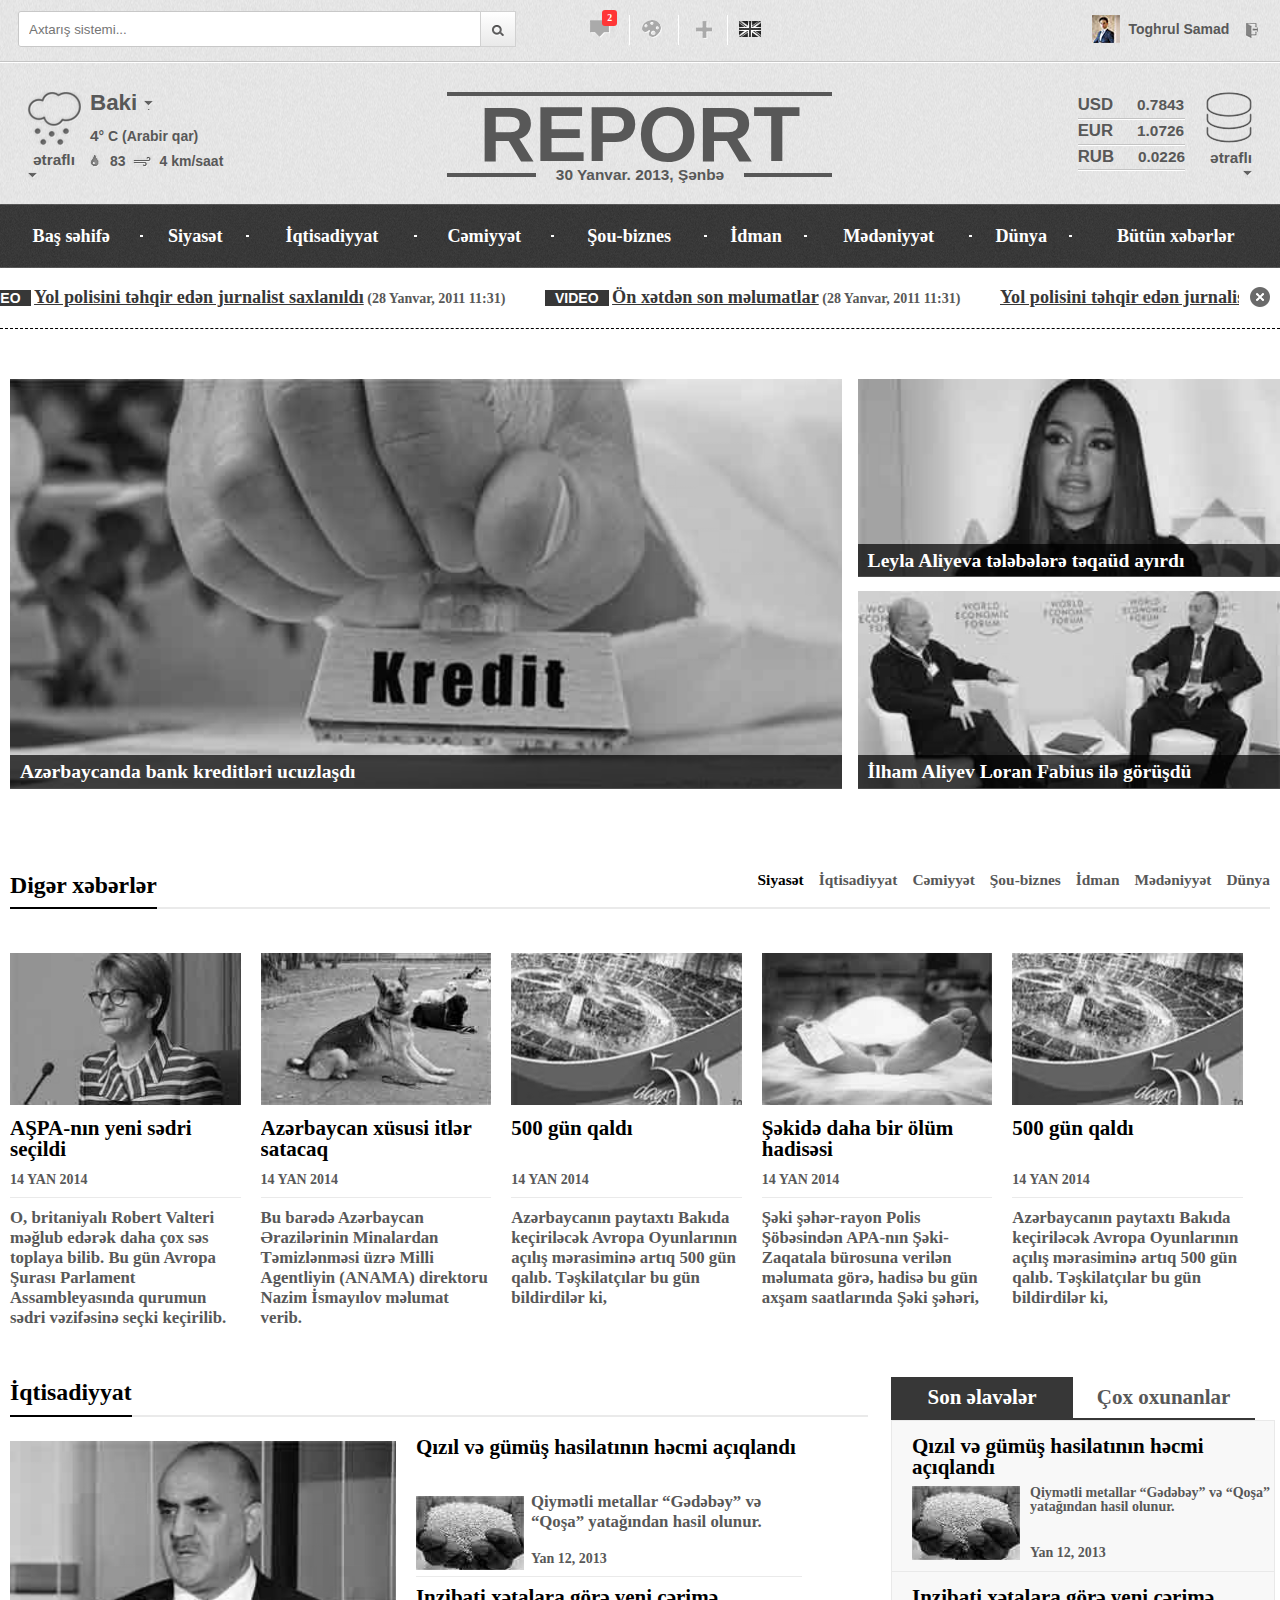
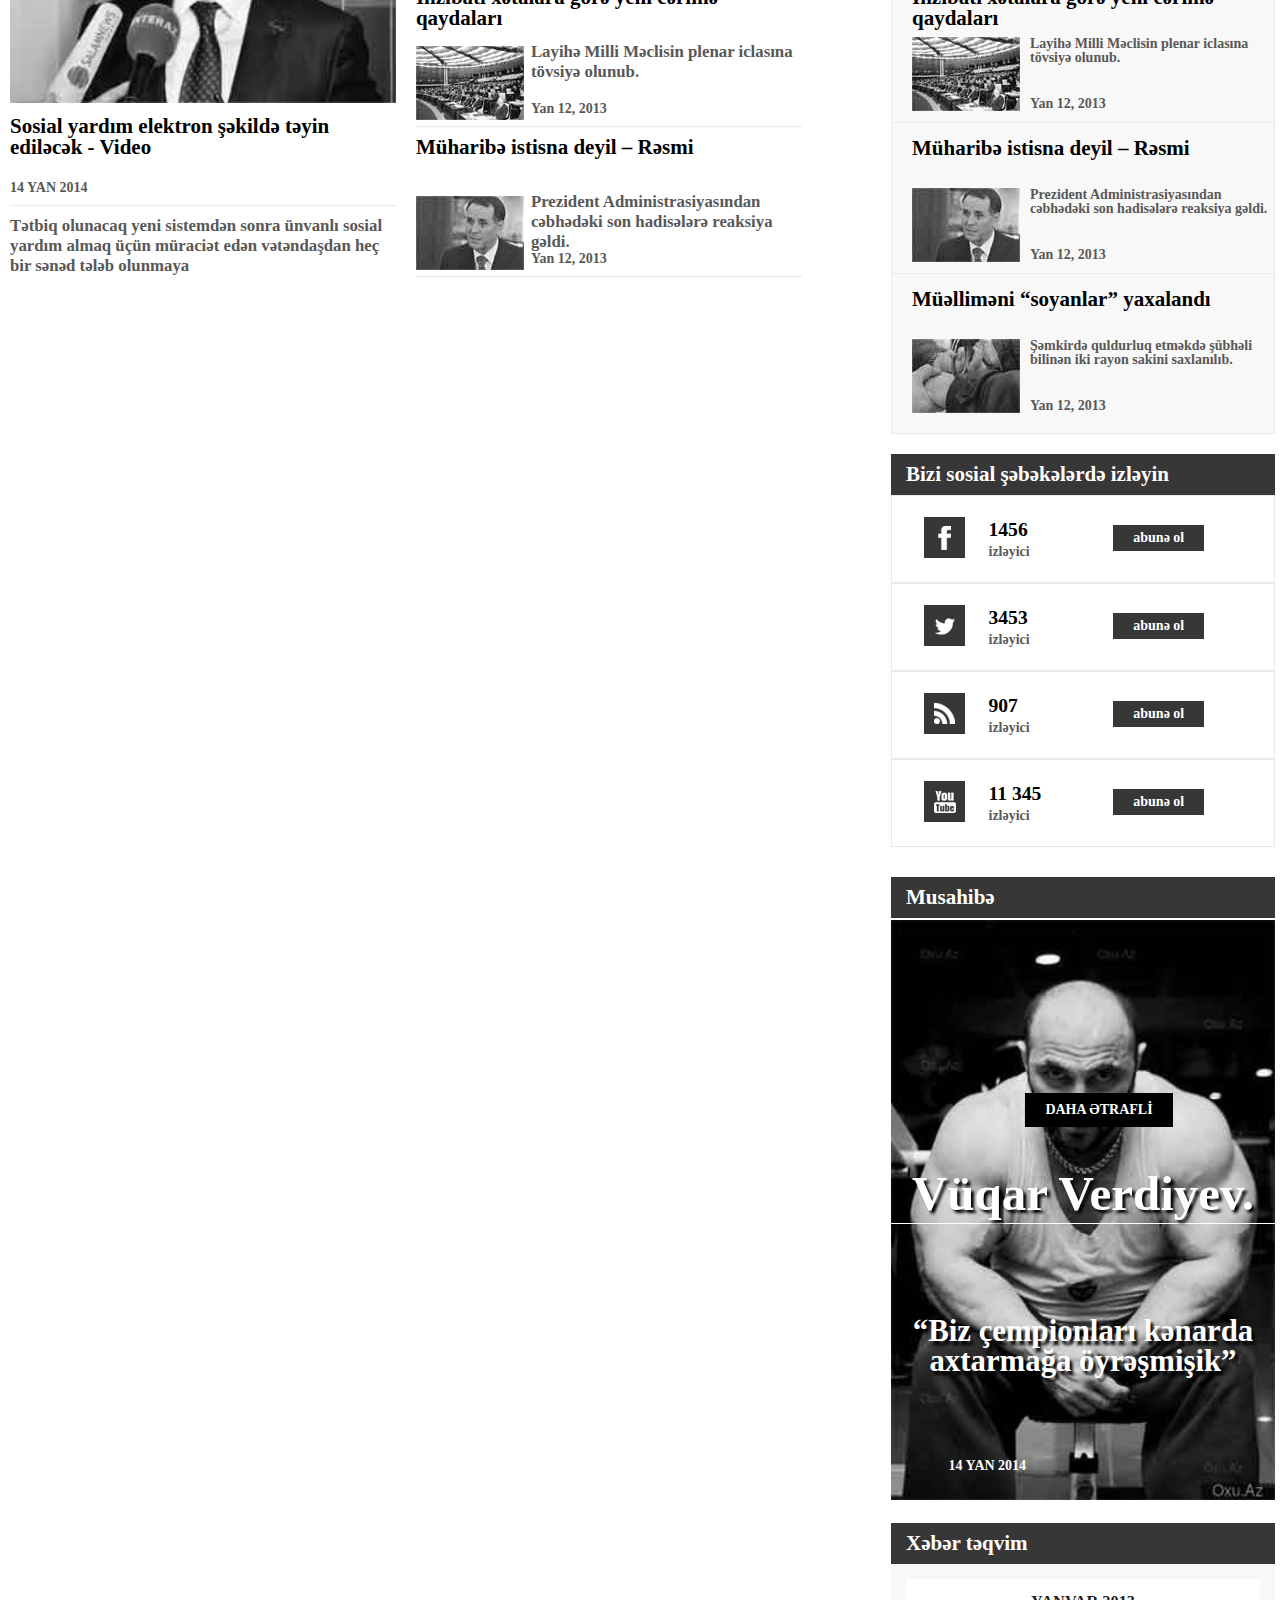
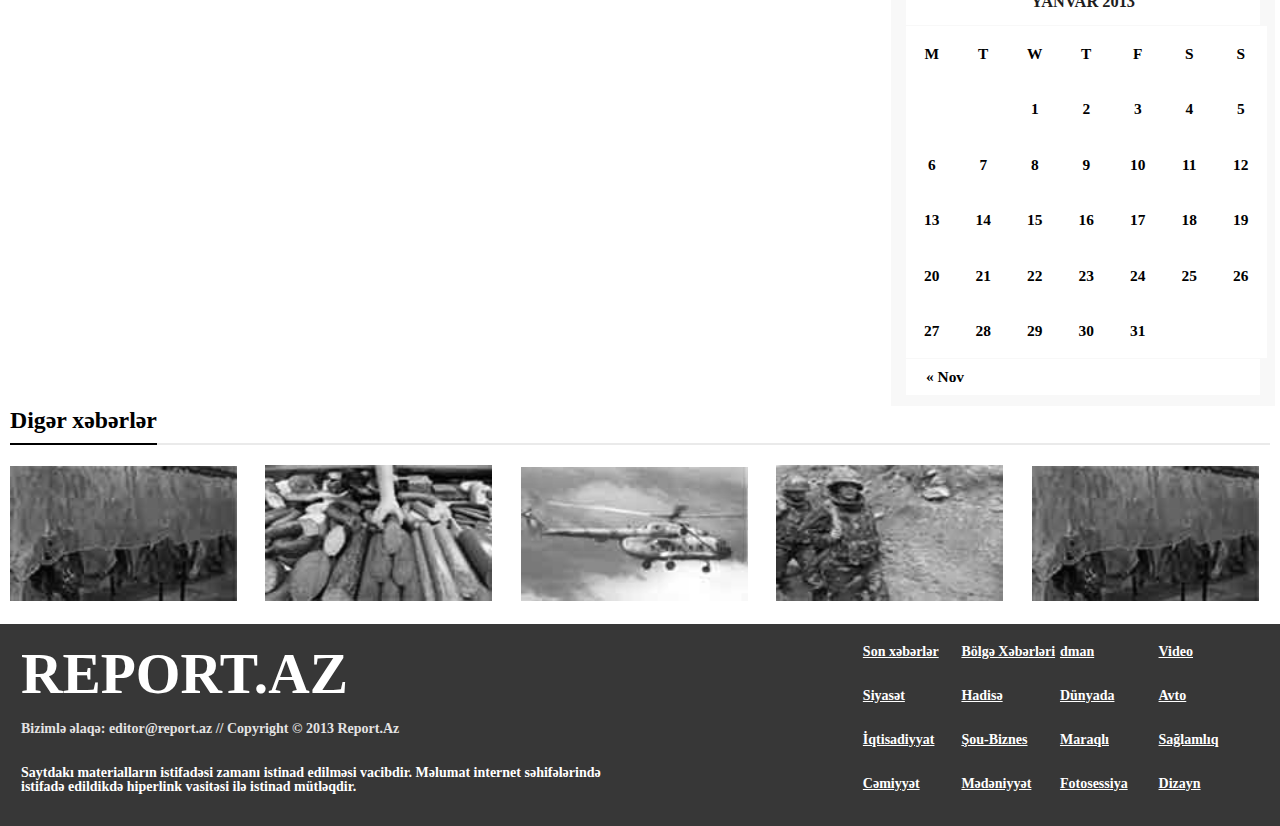
<file: portf/report_base/index.html>
﻿<!doctype html>
<html lang="en">
<head>
	<meta charset="UTF-8">
	<title>Report</title>
	<link rel="stylesheet" href="css/style.css">
</head>
<body>
	<a href="#" title="#" id="scrollTop" class="top-scroll-btn">наверх</a>
	<header>
	<strong/>
			<div class="wrap-header-row">
				<div class="header-top-row bg-bot-border wrapper">
					<div class="search-area">
					    <button type="submit" tabindex="2"><span class="search-area-icon"></span></button>
					    <div class="search-area-wrap-input">
					        <input type="text" id="search-input" tabindex="1" placeholder="Axtarış sistemi..." />
					    </div>
					</div>
					<nav class="header-top-menu">
						<ul class="header-top-ul">
							<li class="header-top-menu-list top-menu-list-dropdown">
								<a href="#" title="#" class="header-top-menu-link notific-link">
									<span class="notific-link-count">2</span>
								</a>
								<nav class="header-top-sub-menu">
									<ul>
										<li class="header-top-sub-menu-list">
											<span class="header-top-menu-list__arrow"></span>	
											<a href="#" class="header-top-sub-menu-list-link">
												<img class="sub-menu-list-img" src="i/img-01.jpg" alt="img" width="108" height="74">
												<div class="sub-menu-list-info">
													<h3 class="sub-menu-list-info-header">Qızıl və gümüş hasilatının həcmi açıqlandı</h3>
													<time class="sub-menu-list-info-time" datetime="2013-01-12">Yan 12, 2013</time>
												</div>
											</a>
										</li>
										<li class="header-top-sub-menu-list">
											<a href="#" class="header-top-sub-menu-list-link">
												<img class="sub-menu-list-img" src="i/img-02.jpg" alt="img" width="108" height="74">
												<div class="sub-menu-list-info">
													<h3 class="sub-menu-list-info-header">Azərbaycanda dəhşətli qəza – VİDEO</h3>
													<time class="sub-menu-list-info-time" datetime="2013-01-12">Yan 12, 2013</time>
												</div>
											</a>
										</li>
										<li class="header-top-sub-menu-list">
											<a href="#" class="header-top-sub-menu-list-link">
												<img class="sub-menu-list-img" src="i/img-03.jpg" alt="img" width="108" height="74">
												<div class="sub-menu-list-info">
													<h3 class="sub-menu-list-info-header">Nazir müavini: İşəgötürənlər İşəgötürənlər İşəgötürənlər qanunsuzluq edir</h3>
													<time class="sub-menu-list-info-time" datetime="2013-01-12">Yan 12, 2013</time>
												</div>
											</a>
										</li>
									</ul>
								<a href="#" title="#" class="show-all-news">Показать все уведомления</a>
								<a href="#" title="#" class="close-all-news"></a>
								</nav>
							</li>
							<li class="header-top-menu-list top-menu-list-dropdown">
								<a href="#" title="#" class="header-top-menu-link palette-link"></a>
								
								<ul class="header-top-sub-menu header-top-sub-menu-palette">
									<li class="header-top-sub-menu-list">
									<span class="header-top-menu-list__arrow"></span>
										<a href="#" data-color="greyscale" class="header-top-sub-menu-list-link sub-menu-palette-link">
											<img class="sub-menu-list-img" src="i/markup/palette-white_black.png" alt="img" width="17" height="17">
											<div class="sub-menu-list-info sub-menu-list-info-color">
												<h3 class="sub-menu-list-info-header">Ağ-qara</h3>
											</div>
										</a>
									</li>
									<li class="header-top-sub-menu-list">
										<a href="#" data-color="green" class="header-top-sub-menu-list-link sub-menu-palette-link">
											<img class="sub-menu-list-img" src="i/markup/palette-green.png" alt="img" width="17" height="17">
											<div class="sub-menu-list-info sub-menu-list-info-color">
												<h3 class="sub-menu-list-info-header">Yaşıl</h3>
											</div>
										</a>
									</li>
									<li class="header-top-sub-menu-list">
										<a href="#" data-color="red" class="header-top-sub-menu-list-link sub-menu-palette-link">
											<img class="sub-menu-list-img" src="i/markup/palette-red.png" alt="img" width="17" height="17">
											<div class="sub-menu-list-info sub-menu-list-info-color">
												<h3 class="sub-menu-list-info-header">Qırmızı</h3>
											</div>
										</a>
									</li>
									<li class="header-top-sub-menu-list">
										<a href="#" data-color="blue" class="header-top-sub-menu-list-link sub-menu-palette-link">
											<img class="sub-menu-list-img" src="i/markup/palette-blue.png" alt="img" width="17" height="17">
											<div class="sub-menu-list-info sub-menu-list-info-color">
												<h3 class="sub-menu-list-info-header">Göy</h3>
											</div>
										</a>
									</li>
								</ul>
							</li>
							<li class="header-top-menu-list">
								<a href="#" title="#" class="header-top-menu-link add-link"></a>
							</li>
							<li class="header-top-menu-list top-menu-list-dropdown top-menu-list-dropdown__lang">
								<a href="#" title="#" class="header-top-menu-link lang-link"></a>
								
								<ul class="header-top-sub-menu header-top-sub-menu-lang">
									<li class="header-top-sub-menu-list">
									<span class="header-top-menu-list__arrow"></span>
										<a href="#" data-lang="rus" class="header-top-sub-menu-list-link sub-menu-palette-link">
											<span class="sub-menu-list-icon sub-menu-list-icon-rus"></span>
											<div class="sub-menu-list-info sub-menu-list-info-color">
												<h3 class="sub-menu-list-info-header">Rus dili</h3>
											</div>
										</a>
									</li>
									<li class="header-top-sub-menu-list">
										<a href="#" data-lang="eng" class="header-top-sub-menu-list-link sub-menu-palette-link">
											<span class="sub-menu-list-icon sub-menu-list-icon-eng"></span>
											<div class="sub-menu-list-info sub-menu-list-info-color">
												<h3 class="sub-menu-list-info-header">Ingilis dili</h3>
											</div>
										</a>
									</li>
									<li class="header-top-sub-menu-list">
										<a href="#" data-lang="az" class="header-top-sub-menu-list-link sub-menu-palette-link">
											<span class="sub-menu-list-icon sub-menu-list-icon-az"></span>
											<div class="sub-menu-list-info sub-menu-list-info-color">
												<h3 class="sub-menu-list-info-header">Azəri dili</h3>
											</div>
										</a>
									</li>
								</ul>
							</li>
						</ul>
					</nav>
					<div class="wrap-user-info">
						<a href="#" class="user-photo">
							<img src="i/img-04.jpg" alt="user-photo">
							<h4 class="user-title">Toghrul Samad</h4>
						</a>
						<a href="#" class="user-logout"></a>
					</div>
				</div>
				<div class="header-main-row wrapper">
					<div class="wrap-weather">
						<div class="weather-img weather-block">
							<img src="i/img-clouds.png" alt="clouds-weather" class="current-weather-img">
							<a href="#" class="weather-block-dropdown-link">
								ətraflı
								<span class="weather-block-dropdown-icon"></span>
							</a>
						</div>
						<div class="weather-city weather-block">
							<a href="#" class="weather-block-dropdown-link">
								Baki
								<span class="weather-block-dropdown-icon"></span>
							</a>
							<p class="weather-degree-string"><span class="weather-current-degree">4</span>° C (Arabir qar)</p>
							<p class="weather-water-string"><span class="weather-current-water">83</span>
							<span class="weather-current-wind">4 km/saat</span></p>
						</div>
					</div>
					<div class="header-main-logo">
						<a href="#" class="main-logo-link">REPORT</a>
						<time class="current-date" datetime="2013-01-12">30 Yanvar. 2013, Şənbə</time>
					</div>
					<div class="wrap-exchange-money">
						<div class="weather-img weather-block money-block">
							<img src="i/img-currency.png" alt="clouds-weather" class="current-weather-img">
							<a href="#" class="weather-block-dropdown-link">
								ətraflı
								<span class="weather-block-dropdown-icon"></span>
							</a>
						</div>
						<ul class="exchange-money-block">
							<li class="exchange-money-list bg-bot-border">
								<a href="#" title="#" class="exchange-currency">USD</a>
								<a href="#" title="#" class="exchange-figure">0.7843</a>
							</li>
							<li class="exchange-money-list bg-bot-border">
								<a href="#" title="#" class="exchange-currency">EUR</a>
								<a href="#" title="#" class="exchange-figure">1.0726</a>
							</li>
							<li class="exchange-money-list bg-bot-border">
								<a href="#" title="#" class="exchange-currency">RUB</a>
								<a href="#" title="#" class="exchange-figure">0.0226</a>
							</li>
						</ul>
						
					</div>
				</div>
			</div>
			<nav class="main-menu-nav">
				<div class="wrapper">
				 	<ul class="main-menu">
				 		<li class="main-menu-list">
				 			<a href="#" title="#" class="main-menu-link">Baş səhifə</a>
				 		</li>
				 		<li class="main-menu-list">
				 			<a href="#" title="#" class="main-menu-link">Siyasət</a>
				 		</li>
				 		<li class="main-menu-list">
				 			<a href="#" title="#" class="main-menu-link">İqtisadiyyat</a>
				 			<ul class="sub-main-menu">
				 				<li class="sub-main-menu-list" data-ajax="1">
				 					<a href="#" title="#" class="sub-main-menu-link bg-bot-border">
				 						<span class="sub-main-menu-link-text"></span>Bütün xəbərlər
				 					</a>
				 				</li>
				 				<li class="sub-main-menu-list" data-ajax="2">
				 					<a href="#" title="#" class="sub-main-menu-link bg-bot-border">
				 						<span class="sub-main-menu-link-text"></span>Yerli 
				 					</a>
				 				</li>
				 				<li class="sub-main-menu-list" data-ajax="3">
				 					<a href="#" title="#" class="sub-main-menu-link bg-bot-border">
				 						<span class="sub-main-menu-link-text"></span>MDB
				 					</a>
				 				</li>
				 				<li class="sub-main-menu-list" data-ajax="4">
				 					<a href="#" title="#" class="sub-main-menu-link bg-bot-border">
				 						<span class="sub-main-menu-link-text"></span>Avropa
				 					</a>
				 				</li>
				 				<li class="sub-main-menu-list" data-ajax="5">
				 					<a href="#" title="#" class="sub-main-menu-link bg-bot-border">
				 						<span class="sub-main-menu-link-text"></span>ABŞ
				 					</a>
				 				</li>
				 			</ul>
				 			<div class="main-menu-list__arrow"></div>
					 		<div class="ajax-loading-news"></div>
				 		</li>
				 		<li class="main-menu-list">
				 			<a href="#" title="#" class="main-menu-link">Cəmiyyət</a>
				 		</li>
				 		<li class="main-menu-list">
				 			<a href="#" title="#" class="main-menu-link">Şou-biznes</a>
				 		</li>
				 		<li class="main-menu-list">
				 			<a href="#" title="#" class="main-menu-link">İdman</a>
				 		</li>
				 		<li class="main-menu-list">
				 			<a href="#" title="#" class="main-menu-link">Mədəniyyət</a>
				 		</li>
				 		<li class="main-menu-list">
				 			<a href="#" title="#" class="main-menu-link">Dünya</a>
				 		</li>
				 		<li class="main-menu-list">
				 			<a href="#" title="#" class="main-menu-link">Bütün xəbərlər</a>
				 		</li>
				 	</ul>
				</div>
			</nav>
			<div class="wrap-feed wrapper">
				<ul id="feed" class="header-bottom-feed">
					<li class="feed-news">
						<button class="feed-news-has-video">Video</button>
						<a href="#" title="#" class="feed-news-title">Yol polisini təhqir edən jurnalist saxlanıldı</a>
						<time class="feed-news-time" datetime="2013-01-12">(28 Yanvar, 2011 11:31)</time>
					</li>
					<li class="feed-news">
						<button class="feed-news-has-video">Video</button>
						<a href="#" title="#" class="feed-news-title">Ön xətdən son məlumatlar </a>
						<time class="feed-news-time" datetime="2013-01-12">(28 Yanvar, 2011 11:31)</time>
					</li>
					<li class="feed-news">
						<a href="#" title="#" class="feed-news-title">Yol polisini təhqir edən jurnalis</a>
						<time class="feed-news-time" datetime="2013-01-12">(28 Yanvar, 2011 11:31)</time>
					</li>
					<li class="feed-news">
						<button class="feed-news-has-video">Video</button>
						<a href="#" title="#" class="feed-news-title">Yol polisini təhqir edən jurnalis</a>
						<time class="feed-news-time" datetime="2013-01-12">(28 Yanvar, 2011 11:31)</time>
					</li>
				</ul>
				<ul id="feed-clone" class="header-bottom-feed"></ul>
				<a href="#" title="#" id="btn_close_feed" class="feed-news-close-btn"></a>
			</div>
	</header>
	<div class="main">
		<section class="preview-news">
			<a href="#" title="#" class="big-block-preview link-hover">
				<img src="i/img-05.jpg" alt="preview" class="block-img blurred" width="1056" height="519">
				<span class="preview-news-title">Azərbaycanda bank kreditləri ucuzlaşdı</span>
			</a>
			<a href="#" title="#" class="small-blocks-preview small-blocks-preview__top temp link-hover" >
				<img src="i/img-06.jpg" alt="small-preivew" class="block-img blurred" width="528" height="246">
				<span class="preview-news-title">Leyla Aliyeva tələbələrə təqaüd ayırdı</span>
			</a>
			<a href="#" title="#" class="small-blocks-preview small-blocks-preview__bottom link-hover" >
				<img src="i/img-07.jpg" alt="small-preivew" class="block-img blurred" width="528" height="246">
				<span class="preview-news-title">İlham Aliyev Loran Fabius ilə görüşdü</span>
			</a>
			<div class="clear"></div>
		</section>
		<section class="category-news category-tabs">
			<div class="wrap-category-news-title-ul">
				<h2 class="category-news-title">Digər xəbərlər</h2>
				<ul class="category-news-ul">
					<li class="category-news-list"><a href="#" title="#" data-tab-link="1" class="category-news-link category-news-list--active">Siyasət</a></li>
					<li class="category-news-list"><a href="#" title="#" data-tab-link="2" class="category-news-link">İqtisadiyyat</a></li>
					<li class="category-news-list"><a href="#" title="#" data-tab-link="3" class="category-news-link">Cəmiyyət</a></li>
					<li class="category-news-list"><a href="#" title="#" data-tab-link="4" class="category-news-link">Şou-biznes</a></li>
					<li class="category-news-list"><a href="#" title="#" data-tab-link="5" class="category-news-link">İdman</a></li>
					<li class="category-news-list"><a href="#" title="#" data-tab-link="6" class="category-news-link">Mədəniyyət</a></li>
					<li class="category-news-list"><a href="#" title="#" data-tab-link="7" class="category-news-link">Dünya</a></li>
				</ul>
			</div>
			<ul class="category-news-blocks category-news-blocks--active" data-tab-block="1">
				<li class="category-news-block-list">
					<a href="#" title="#" class="link-hover">
						<img src="i/img-08.jpg" alt="category-news-img" class="block-img category-news-block-img blurred" width="304" height="200">
						<h1 class="category-news-block-header">AŞPA-nın yeni sədri seçildi</h1>
						<time class="category-news-block-time" datetime="2013-01-12">14 YAN 2014</time>
						<p class="category-news-block-text">
							O, britaniyalı Robert Valteri məğlub edərək daha çox səs toplaya bilib.
							Bu gün Avropa Şurası Parlament Assambleyasında qurumun sədri vəzifəsinə seçki keçirilib.
						</p>
					</a>
				</li>
				<li class="category-news-block-list">
					<a href="#" title="#" class="link-hover">
						<img src="i/img-09.jpg" alt="category-news-img" class="block-img category-news-block-img blurred" width="304" height="200">
						<h1 class="category-news-block-header">Azərbaycan xüsusi itlər satacaq</h1>
						<time class="category-news-block-time" datetime="2013-01-12">14 YAN 2014</time>
						<p class="category-news-block-text">
							Bu barədə Azərbaycan Ərazilərinin Minalardan Təmizlənməsi üzrə Milli Agentliyin (ANAMA) direktoru Nazim İsmayılov məlumat verib.
						</p>
					</a>
				</li>
				<li class="category-news-block-list">
					<a href="#" title="#" class="link-hover">
						<img src="i/img-10.jpg" alt="category-news-img" class="block-img category-news-block-img blurred" width="304" height="200">
						<h1 class="category-news-block-header">500 gün qaldı</h1>
						<time class="category-news-block-time" datetime="2013-01-12">14 YAN 2014</time>
						<p class="category-news-block-text">
							Azərbaycanın paytaxtı Bakıda keçiriləcək Avropa Oyunlarının açılış mərasiminə artıq 500 gün qalıb. Təşkilatçılar bu gün bildirdilər ki,
						</p>
					</a>
				</li>
				<li class="category-news-block-list">
					<a href="#" title="#" class="link-hover">
						<img src="i/img-11.jpg" alt="category-news-img" class="block-img category-news-block-img blurred" width="304" height="200">
						<h1 class="category-news-block-header">Şəkidə daha bir ölüm hadisəsi</h1>
						<time class="category-news-block-time" datetime="2013-01-12">14 YAN 2014</time>
						<p class="category-news-block-text">
							Şəki şəhər-rayon Polis Şöbəsindən APA-nın Şəki-Zaqatala bürosuna verilən məlumata görə, hadisə bu gün axşam saatlarında Şəki şəhəri,
						</p>
					</a>
				</li>
				<li class="category-news-block-list">
					<a href="#" title="#" class="link-hover">
						<img src="i/img-10.jpg" alt="category-news-img" class="block-img category-news-block-img blurred" width="304" height="200">
						<h1 class="category-news-block-header">500 gün qaldı</h1>
						<time class="category-news-block-time" datetime="2013-01-12">14 YAN 2014</time>
						<p class="category-news-block-text">
							Azərbaycanın paytaxtı Bakıda keçiriləcək Avropa Oyunlarının açılış mərasiminə artıq 500 gün qalıb. Təşkilatçılar bu gün bildirdilər ki,
						</p>
					</a>
				</li>
			</ul>
			<ul class="category-news-blocks" data-tab-block="2">
				<li class="category-news-block-list">
					<a href="#" title="#" class="link-hover">
						<img src="i/img-10.jpg" alt="category-news-img" class="block-img category-news-block-img blurred" width="304" height="200">
						<h1 class="category-news-block-header">500 gün qaldı</h1>
						<time class="category-news-block-time" datetime="2013-01-12">14 YAN 2014</time>
						<p class="category-news-block-text">
							Azərbaycanın paytaxtı Bakıda keçiriləcək Avropa Oyunlarının açılış mərasiminə artıq 500 gün qalıb. Təşkilatçılar bu gün bildirdilər ki,
						</p>
					</a>
				</li>
				<li class="category-news-block-list">
					<a href="#" title="#" class="link-hover">
						<img src="i/img-08.jpg" alt="category-news-img" class="block-img category-news-block-img blurred" width="304" height="200">
						<h1 class="category-news-block-header">AŞPA-nın yeni sədri seçildi</h1>
						<time class="category-news-block-time" datetime="2013-01-12">14 YAN 2014</time>
						<p class="category-news-block-text">
							O, britaniyalı Robert Valteri məğlub edərək daha çox səs toplaya bilib.
							Bu gün Avropa Şurası Parlament Assambleyasında qurumun sədri vəzifəsinə seçki keçirilib.
						</p>
					</a>
				</li>
				<li class="category-news-block-list">
					<a href="#" title="#" class="link-hover">
						<img src="i/img-10.jpg" alt="category-news-img" class="block-img category-news-block-img blurred" width="304" height="200">
						<h1 class="category-news-block-header">500 gün qaldı</h1>
						<time class="category-news-block-time" datetime="2013-01-12">14 YAN 2014</time>
						<p class="category-news-block-text">
							Azərbaycanın paytaxtı Bakıda keçiriləcək Avropa Oyunlarının açılış mərasiminə artıq 500 gün qalıb. Təşkilatçılar bu gün bildirdilər ki,
						</p>
					</a>
				</li>
				<li class="category-news-block-list">
					<a href="#" title="#" class="link-hover">
						<img src="i/img-11.jpg" alt="category-news-img" class="block-img category-news-block-img blurred" width="304" height="200">
						<h1 class="category-news-block-header">Şəkidə daha bir ölüm hadisəsi</h1>
						<time class="category-news-block-time" datetime="2013-01-12">14 YAN 2014</time>
						<p class="category-news-block-text">
							Şəki şəhər-rayon Polis Şöbəsindən APA-nın Şəki-Zaqatala bürosuna verilən məlumata görə, hadisə bu gün axşam saatlarında Şəki şəhəri,
						</p>
					</a>
				</li>
				<li class="category-news-block-list">
					<a href="#" title="#" class="link-hover">
						<img src="i/img-09.jpg" alt="category-news-img" class="block-img category-news-block-img blurred" width="304" height="200">
						<h1 class="category-news-block-header">Azərbaycan xüsusi itlər satacaq</h1>
						<time class="category-news-block-time" datetime="2013-01-12">14 YAN 2014</time>
						<p class="category-news-block-text">
							Bu barədə Azərbaycan Ərazilərinin Minalardan Təmizlənməsi üzrə Milli Agentliyin (ANAMA) direktoru Nazim İsmayılov məlumat verib.
						</p>
					</a>
				</li>
			</ul>
			<ul class="category-news-blocks" data-tab-block="3">
				<li class="category-news-block-list">
					<a href="#" title="#" class="link-hover">
						<img src="i/img-10.jpg" alt="category-news-img" class="block-img category-news-block-img blurred" width="304" height="200">
						<h1 class="category-news-block-header">500 gün qaldı</h1>
						<time class="category-news-block-time" datetime="2013-01-12">14 YAN 2014</time>
						<p class="category-news-block-text">
							Azərbaycanın paytaxtı Bakıda keçiriləcək Avropa Oyunlarının açılış mərasiminə artıq 500 gün qalıb. Təşkilatçılar bu gün bildirdilər ki,
						</p>
					</a>
				</li>
				<li class="category-news-block-list">
					<a href="#" title="#" class="link-hover">
						<img src="i/img-11.jpg" alt="category-news-img" class="block-img category-news-block-img blurred" width="304" height="200">
						<h1 class="category-news-block-header">Şəkidə daha bir ölüm hadisəsi</h1>
						<time class="category-news-block-time" datetime="2013-01-12">14 YAN 2014</time>
						<p class="category-news-block-text">
							Şəki şəhər-rayon Polis Şöbəsindən APA-nın Şəki-Zaqatala bürosuna verilən məlumata görə, hadisə bu gün axşam saatlarında Şəki şəhəri,
						</p>
					</a>
				</li>
				<li class="category-news-block-list">
					<a href="#" title="#" class="link-hover">
						<img src="i/img-10.jpg" alt="category-news-img" class="block-img category-news-block-img blurred" width="304" height="200">
						<h1 class="category-news-block-header">500 gün qaldı</h1>
						<time class="category-news-block-time" datetime="2013-01-12">14 YAN 2014</time>
						<p class="category-news-block-text">
							Azərbaycanın paytaxtı Bakıda keçiriləcək Avropa Oyunlarının açılış mərasiminə artıq 500 gün qalıb. Təşkilatçılar bu gün bildirdilər ki,
						</p>
					</a>
				</li>
				<li class="category-news-block-list">
					<a href="#" title="#" class="link-hover">
						<img src="i/img-09.jpg" alt="category-news-img" class="block-img category-news-block-img blurred" width="304" height="200">
						<h1 class="category-news-block-header">Azərbaycan xüsusi itlər satacaq</h1>
						<time class="category-news-block-time" datetime="2013-01-12">14 YAN 2014</time>
						<p class="category-news-block-text">
							Bu barədə Azərbaycan Ərazilərinin Minalardan Təmizlənməsi üzrə Milli Agentliyin (ANAMA) direktoru Nazim İsmayılov məlumat verib.
						</p>
					</a>
				</li>
				<li class="category-news-block-list">
					<a href="#" title="#" class="link-hover">
						<img src="i/img-08.jpg" alt="category-news-img" class="block-img category-news-block-img blurred" width="304" height="200">
						<h1 class="category-news-block-header">AŞPA-nın yeni sədri seçildi</h1>
						<time class="category-news-block-time" datetime="2013-01-12">14 YAN 2014</time>
						<p class="category-news-block-text">
							O, britaniyalı Robert Valteri məğlub edərək daha çox səs toplaya bilib.
							Bu gün Avropa Şurası Parlament Assambleyasında qurumun sədri vəzifəsinə seçki keçirilib.
						</p>
					</a>
				</li>
			</ul>
			<ul class="category-news-blocks" data-tab-block="4">
				<li class="category-news-block-list">
					<a href="#" title="#" class="link-hover">
						<img src="i/img-10.jpg" alt="category-news-img" class="block-img category-news-block-img blurred" width="304" height="200">
						<h1 class="category-news-block-header">500 gün qaldı</h1>
						<time class="category-news-block-time" datetime="2013-01-12">14 YAN 2014</time>
						<p class="category-news-block-text">
							Azərbaycanın paytaxtı Bakıda keçiriləcək Avropa Oyunlarının açılış mərasiminə artıq 500 gün qalıb. Təşkilatçılar bu gün bildirdilər ki,
						</p>
					</a>
				</li>
				<li class="category-news-block-list">
					<a href="#" title="#" class="link-hover">
						<img src="i/img-11.jpg" alt="category-news-img" class="block-img category-news-block-img blurred" width="304" height="200">
						<h1 class="category-news-block-header">Şəkidə daha bir ölüm hadisəsi</h1>
						<time class="category-news-block-time" datetime="2013-01-12">14 YAN 2014</time>
						<p class="category-news-block-text">
							Şəki şəhər-rayon Polis Şöbəsindən APA-nın Şəki-Zaqatala bürosuna verilən məlumata görə, hadisə bu gün axşam saatlarında Şəki şəhəri,
						</p>
					</a>
				</li>
				<li class="category-news-block-list">
					<a href="#" title="#" class="link-hover">
						<img src="i/img-09.jpg" alt="category-news-img" class="block-img category-news-block-img blurred" width="304" height="200">
						<h1 class="category-news-block-header">Azərbaycan xüsusi itlər satacaq</h1>
						<time class="category-news-block-time" datetime="2013-01-12">14 YAN 2014</time>
						<p class="category-news-block-text">
							Bu barədə Azərbaycan Ərazilərinin Minalardan Təmizlənməsi üzrə Milli Agentliyin (ANAMA) direktoru Nazim İsmayılov məlumat verib.
						</p>
					</a>
				</li>
				<li class="category-news-block-list">
					<a href="#" title="#" class="link-hover">
						<img src="i/img-10.jpg" alt="category-news-img" class="block-img category-news-block-img blurred" width="304" height="200">
						<h1 class="category-news-block-header">500 gün qaldı</h1>
						<time class="category-news-block-time" datetime="2013-01-12">14 YAN 2014</time>
						<p class="category-news-block-text">
							Azərbaycanın paytaxtı Bakıda keçiriləcək Avropa Oyunlarının açılış mərasiminə artıq 500 gün qalıb. Təşkilatçılar bu gün bildirdilər ki,
						</p>
					</a>
				</li>
				<li class="category-news-block-list">
					<a href="#" title="#" class="link-hover">
						<img src="i/img-08.jpg" alt="category-news-img" class="block-img category-news-block-img blurred" width="304" height="200">
						<h1 class="category-news-block-header">AŞPA-nın yeni sədri seçildi</h1>
						<time class="category-news-block-time" datetime="2013-01-12">14 YAN 2014</time>
						<p class="category-news-block-text">
							O, britaniyalı Robert Valteri məğlub edərək daha çox səs toplaya bilib.
							Bu gün Avropa Şurası Parlament Assambleyasında qurumun sədri vəzifəsinə seçki keçirilib.
						</p>
					</a>
				</li>
			</ul>		
			<div class="clear"></div>
		</section>
		<div class="wrap-sections f-left">
			<!-- <section class="center-news">
				<ul class="center-news-ul">
					<li class="center-news-list">
						<h2 class="category-news-title">İqtisadiyyat</h2>
						<img src="" alt="center-news" class="category-news-block-img blurred">
						<h1 class="category-news-block-header">Sosial yardım elektron şəkildə təyin ediləcək - Video</h1>
						<time class="category-news-block-time" datetime="2013-01-12">14 YAN 2014</time>
						<p class="category-news-block-text">
							Tətbiq olunacaq yeni sistemdən sonra ünvanlı sosial yardım almaq üçün müraciət edən vətəndaşdan heç bir sənəd tələb olunmaya
						</p>
					</li>
					<li class="center-news-list">
						<h2 class="category-news-title">Siyasət</h2>
						<img src="" alt="center-news" class="category-news-block-img blurred">
						<h1 class="category-news-block-header">Səməd Seyidov yenidən AŞPA-nın vitse-prezidenti seçilib</h1>
						<time class="category-news-block-time" datetime="2013-01-12">14 YAN 2014</time>
						<p class="category-news-block-text">
							AŞPA-nın qış sessiyasına sədr və vitse-prezident postuna seçkilər keçirilib.
							Bu gün AŞPA-nın qış sessiyasında quruma sədr
						</p>
					</li>
				</ul>
			</section>
			<section class="category-news category-news__center">
				<ul class="category-news-blocks">
					<li class="category-news-block-list">
						<img src="" alt="category-news__center-img" class="category-news-block-img blurred">
						<h1 class="category-news-block-header">Bakıda inək əti adı ilə satılan ət – Video</h1>
						<p class="category-news-block-text">
							Murtuz Əkbərli əvvəlcə həqiqəti gizlətsə də, sonradan etiraf edib.
						</p>
						<time class="category-news-block-time" datetime="2013-01-12">Yan 12, 2013</time>
					</li>
					<li class="category-news-block-list">
						<img src="" alt="category-news__center-img" class="category-news-block-img blurred">
						<h1 class="category-news-block-header">Kolbasa sexlərində yoxlanışlar</h1>
						<p class="category-news-block-text">
							“Hazırda reydlərimiz davam edir”.
						</p>
						<time class="category-news-block-time" datetime="2013-01-12">Yan 12, 2013</time>
					</li>
					<li class="category-news-block-list">
						<img src="" alt="category-news__center-img" class="category-news-block-img blurred">
						<h1 class="category-news-block-header">Şuşada faciə – 22 il</h1>
						<p class="category-news-block-text">
							Hadisə nəticəsində əksəriyyəti qadın və uşaqlardan ibarət 44 nəfər dünyasını dəyişib.
						</p>
						<time class="category-news-block-time" datetime="2013-01-12">Yan 12, 2013</time>
					</li>
					<li class="category-news-block-list">
						<img src="" alt="category-news__center-img" class="category-news-block-img blurred">
						<h1 class="category-news-block-header">Ön xətdən son məlumatlar</h1>
						<p class="category-news-block-text">
							Bütün cəbhə boyunca atışmalar qeydə alınıb.
						</p>
						<time class="category-news-block-time" datetime="2013-01-12">Yan 12, 2013</time>
					</li>
				</ul>
			</section> -->
			<section class="center-news">
				<h2 class="category-news-title">İqtisadiyyat</h2>
				<ul class="center-news-ul">
					<li class="center-news-list">
						<a href="#" title="#" class="link-hover">
							<img src="i/img-12.jpg" alt="center-news" class="category-news-block-img block-img blurred" width="482" height="328">
							<h1 class="category-news-block-header">Sosial yardım elektron şəkildə təyin ediləcək - Video</h1>
							<time class="category-news-block-time" datetime="2013-01-12">14 YAN 2014</time>
							<p class="category-news-block-text">
								Tətbiq olunacaq yeni sistemdən sonra ünvanlı sosial yardım almaq üçün müraciət edən vətəndaşdan heç bir sənəd tələb olunmaya
							</p>
						</a>
					</li>
					<li class="center-news-list">
						<ul class="center-news-short">
							<li class="center-news-short-list">
								<a href="#" title="#" class="link-hover">
									<h1 class="category-news-block-header category-news-block-header__short">Qızıl və gümüş hasilatının həcmi açıqlandı</h1>
									<img src="i/img-13.jpg" alt="short-list-news" class="category-news-block-img f-left blurred" width="108" height="74">
									<p class="category-news-block-text">Qiymətli metallar “Gədəbəy” və “Qoşa” yatağından hasil olunur.</p>
									<time class="category-news-block-time" datetime="2013-01-12">Yan 12, 2013</time>
								</a>
							</li>
							<li class="center-news-short-list">
								<a href="#" title="#" class="link-hover">
									<h1 class="category-news-block-header category-news-block-header__short">Inzibati xətalara görə yeni cərimə qaydaları </h1>
									<img src="i/img-14.jpg" alt="short-list-news" class="category-news-block-img f-left blurred" width="108" height="74">
									<p class="category-news-block-text">Layihə Milli Məclisin plenar iclasına tövsiyə olunub.</p>
									<time class="category-news-block-time" datetime="2013-01-12">Yan 12, 2013</time>
								</a>
							</li>
							<li class="center-news-short-list">
								<a href="#" title="#" class="link-hover">
									<h1 class="category-news-block-header category-news-block-header__short">Müharibə istisna deyil – Rəsmi</h1>
									<img src="i/img-15.jpg" alt="short-list-news" class="category-news-block-img f-left blurred" width="108" height="74">
									<p class="category-news-block-text">Prezident Administrasiyasından cəbhədəki son hadisələrə reaksiya gəldi.</p>
									<time class="category-news-block-time" datetime="2013-01-12">Yan 12, 2013</time>
								</a>
							</li>
						</ul>
					</li>
					<li class="clear"></li>
				</ul>
			</section>
			<!-- <section class="center-news">
				<h2 class="category-news-title">İqtisadiyyat</h2>
				<ul class="center-news-ul">
					<li class="center-news-list">
						<img src="" alt="center-news" class="category-news-block-img blurred">
						<h1 class="category-news-block-header">Sosial yardım elektron şəkildə təyin ediləcək - Video</h1>
						<time class="category-news-block-time" datetime="2013-01-12">14 YAN 2014</time>
						<p class="category-news-block-text">
							Tətbiq olunacaq yeni sistemdən sonra ünvanlı sosial yardım almaq üçün müraciət edən vətəndaşdan heç bir sənəd tələb olunmaya-
						</p>
					</li>
					<li class="center-news-list">
						<img src="" alt="center-news" class="category-news-block-img blurred">
						<h1 class="category-news-block-header">Səməd Seyidov yenidən AŞPA-nın vitse-prezidenti seçilib</h1>
						<time class="category-news-block-time" datetime="2013-01-12">14 YAN 2014</time>
						<p class="category-news-block-text">
							AŞPA-nın qış sessiyasına sədr və vitse-prezident postuna seçkilər keçirilib.
							Bu gün AŞPA-nın qış sessiyasında quruma sədr
						</p>
					</li>
					<li class="center-news-list">
						<img src="" alt="center-news" class="category-news-block-img blurred">
						<h1 class="category-news-block-header">Sosial yardım elektron şəkildə təyin ediləcək - Video</h1>
						<time class="category-news-block-time" datetime="2013-01-12">14 YAN 2014</time>
						<p class="category-news-block-text">
							Tətbiq olunacaq yeni sistemdən sonra ünvanlı sosial yardım almaq üçün müraciət edən vətəndaşdan heç bir sənəd tələb olunmaya-
						</p>
					</li>
					<li class="center-news-list">
						<img src="" alt="center-news" class="category-news-block-img blurred">
						<h1 class="category-news-block-header">Səməd Seyidov yenidən AŞPA-nın vitse-prezidenti seçilib</h1>
						<time class="category-news-block-time" datetime="2013-01-12">14 YAN 2014</time>
						<p class="category-news-block-text">
							AŞPA-nın qış sessiyasına sədr və vitse-prezident postuna seçkilər keçirilib.
							Bu gün AŞPA-nın qış sessiyasında quruma sədr
						</p>
					</li>
				</ul>
			</section> -->
		</div>
		<div class="widgets-bar f-right">
			<div class="news-tab-widget">
				<div class="wrap-news-tab-block">
					<a href="#" title="#" class="news-tab-title news-tab-left news-tab-title--active">Son əlavələr</a>
					<a href="#" title="#" class="news-tab-title news-tab-right">Çox oxunanlar</a>
					<div class="news-tab-block news-tab-left news-tab-block--active">
						<ul class="widget-news-short">
							<li class="widget-news-short-list">
								<a href="#" class="link-hover">
									<h1 class="category-news-block-header widget-tab-news-header">Qızıl və gümüş hasilatının həcmi açıqlandı</h1>
									<img src="i/img-13.jpg" alt="short-list-news" class="widget-news-block-img blurred" width="108" height="74">
									<p class="widget-news-block-text">Qiymətli metallar “Gədəbəy” və “Qoşa” yatağından hasil olunur.</p>
									<time class="category-news-block-time tab-block-time" datetime="2013-02-12">Yan 12, 2013</time>
								</a>
							</li>
							<li class="widget-news-short-list">
								<a href="#" class="link-hover">
									<h1 class="category-news-block-header widget-tab-news-header">Inzibati xətalara görə yeni cərimə qaydaları </h1>
									<img src="i/img-14.jpg" alt="short-list-news" class="widget-news-block-img blurred" width="108" height="74">
									<p class="widget-news-block-text">Layihə Milli Məclisin plenar iclasına tövsiyə olunub.</p>
									<time class="category-news-block-time tab-block-time" datetime="2008-02-14">Yan 12, 2013</time>
								</a>
							</li>
							<li class="widget-news-short-list">
								<a href="#" class="link-hover">
									<h1 class="category-news-block-header widget-tab-news-header">Müharibə istisna deyil – Rəsmi</h1>
									<img src="i/img-15.jpg" alt="short-list-news" class="widget-news-block-img blurred" width="108" height="74">
									<p class="widget-news-block-text">Prezident Administrasiyasından cəbhədəki son hadisələrə reaksiya gəldi.</p>
									<time class="category-news-block-time tab-block-time" datetime="2008-02-14">Yan 12, 2013</time>
								</a>
							</li>
							<li class="widget-news-short-list">
								<a href="#" class="link-hover">
									<h1 class="category-news-block-header widget-tab-news-header">Müəlliməni “soyanlar” yaxalandı</h1>
									<img src="i/img-16.jpg" alt="short-list-news" class="widget-news-block-img blurred" width="108" height="74">
									<p class="widget-news-block-text">Şəmkirdə quldurluq etməkdə şübhəli bilinən iki rayon sakini saxlanılıb.</p>
									<time class="category-news-block-time tab-block-time" datetime="2008-02-14">Yan 12, 2013</time>
								</a>
							</li>
						</ul>
					</div>
					<div class="news-tab-block news-tab-right">
						<ul class="widget-news-short">
							<li class="widget-news-short-list">
								<a href="#" class="link-hover">
									<h1 class="category-news-block-header widget-tab-news-header">Inzibati xətalara görə yeni cərimə qaydaları</h1>
									<img src="i/img-16.jpg" alt="short-list-news" class="widget-news-block-img blurred" width="108" height="74">
									<p class="widget-news-block-text">Prezident Administrasiyasından cəbhədəki son hadisələrə reaksiya gəldi.</p>
									<time class="category-news-block-time tab-block-time" datetime="2008-02-14">Yan 12, 2013</time>
								</a>
							</li>
							<li class="widget-news-short-list">
								<a href="#" class="link-hover">
									<h1 class="category-news-block-header widget-tab-news-header">Qızıl və gümüş hasilatının həcmi açıqlandı</h1>
									<img src="i/img-15.jpg" alt="short-list-news" class="widget-news-block-img blurred" width="108" height="74">
									<p class="widget-news-block-text">Şəmkirdə quldurluq etməkdə şübhəli bilinən iki rayon sakini saxlanılıb.</p>
									<time class="category-news-block-time tab-block-time" datetime="2008-02-14">Yan 12, 2013</time>
								</a>
							</li>
							<li class="widget-news-short-list">
								<a href="#" class="link-hover">
									<h1 class="category-news-block-header widget-tab-news-header">Müəlliməni “soyanlar” yaxalandı</h1>
									<img src="i/img-14.jpg" alt="short-list-news" class="widget-news-block-img blurred" width="108" height="74">
									<p class="widget-news-block-text">Qiymətli metallar “Gədəbəy” və “Qoşa” yatağından hasil olunur.</p>
									<time class="category-news-block-time tab-block-time" datetime="2008-02-14">Yan 12, 2013</time>
								</a>
							</li>
							<li class="widget-news-short-list">
								<a href="#" class="link-hover">
									<h1 class="category-news-block-header widget-tab-news-header">Müharibə istisna deyil – Rəsmi</h1>
									<img src="i/img-13.jpg" alt="short-list-news" class="widget-news-block-img blurred" width="108" height="74">
									<p class="widget-news-block-text">Layihə Milli Məclisin plenar iclasına tövsiyə olunub.</p>
									<time class="category-news-block-time tab-block-time" datetime="2008-02-14">Yan 12, 2013</time>
								</a>
							</li>
						</ul>
					</div>
				</div>
			</div>
			<div class="social-widget">
				<div class="widget-title"><span class="widget-title-text">Bizi sosial şəbəkələrdə izləyin</span></div>
				<ul class="social-list">
					<li class="social-link">
						<a href="#" title="#">
							<span class="social-icon social-icon-facebook"></span>
							<div class="wrap-social-num">
								<span class="social-count">1456</span>
								<span class="social-count-text">izləyici</span>
								<span class="social-share-btn">abunə ol</span>
							</div>
						</a>
					</li>
					<li class="social-link">
						<a href="#" title="#">
							<span class="social-icon social-icon-twitter"></span>
							<div class="wrap-social-num">
								<span class="social-count">3453</span>
								<span class="social-count-text">izləyici</span>
								<span class="social-share-btn">abunə ol</span>
							</div>
						</a>
					</li>
					<li class="social-link">
						<a href="#" title="#">
							<span class="social-icon social-icon-rss"></span>
							<div class="wrap-social-num">
								<span class="social-count">907</span>
								<span class="social-count-text">izləyici</span>
								<span class="social-share-btn">abunə ol</span>
							</div>
						</a>
					</li>
					<li class="social-link">
						<a href="#" title="#">
							<span class="social-icon social-icon-youtube"></span>
							<div class="wrap-social-num">
								<span class="social-count">11 345</span>
								<span class="social-count-text">izləyici</span>
								<span class="social-share-btn">abunə ol</span>
							</div>
						</a>
					</li>
				</ul>
			</div>
			<div class="interview-widget">
				<div class="widget-title"><span class="widget-title-text">Musahibə</span></div>
				<a href="#" class="interview-widget-link link-hover">
					<img src="i/img-17.jpg" alt="interview-img" class="interview-img block-img blurred" width="480" height="724">
					<span class="interview-title">DAHA ƏTRAFLİ</span>
					<h1 class="interview-header">Vüqar Verdiyev.</h1>
					<p class="interview-text">
						“Biz çempionları kənarda axtarmağa öyrəşmişik”
					</p>
					<time class="category-news-block-time interview-widget-time" datetime="2014-01-14">14 YAN 2014</time>
				</a>
			</div>
			<div class="calendar-widget">
				<div class="widget-title">
					<span class="widget-title-text">Xəbər təqvim</span>
				</div>
				<h3 class="calendar-table-header">YANVAR 2013</h3>
				<table class="calendar-table">
					<tr class="calendar-table-row table-row-days-week">
						<td><a class="calendar-table-col" href="#" title="#">M</a></td>
						<td><a class="calendar-table-col" href="#" title="#">T</a></td>
						<td><a class="calendar-table-col" href="#" title="#">W</a></td>
						<td><a class="calendar-table-col" href="#" title="#">T</a></td>
						<td><a class="calendar-table-col" href="#" title="#">F</a></td>
						<td><a class="calendar-table-col" href="#" title="#">S</a></td>
						<td><a class="calendar-table-col" href="#" title="#">S</a></td>
					</tr>
					<tr class="calendar-table-row">
						<td><a class="calendar-table-col" href="#" title="#">&nbsp;</a></td>
						<td><a class="calendar-table-col" href="#" title="#">&nbsp;</a></td>
						<td><a class="calendar-table-col" href="#" title="#">1</a></td>
						<td><a class="calendar-table-col" href="#" title="#">2</a></td>
						<td><a class="calendar-table-col" href="#" title="#">3</a></td>
						<td><a class="calendar-table-col" href="#" title="#">4</a></td>
						<td><a class="calendar-table-col" href="#" title="#">5</a></td>
					</tr>
					<tr class="calendar-table-row">
						<td><a class="calendar-table-col" href="#" title="#">6</a></td>
						<td><a class="calendar-table-col" href="#" title="#">7</a></td>
						<td><a class="calendar-table-col" href="#" title="#">8</a></td>
						<td><a class="calendar-table-col" href="#" title="#">9</a></td>
						<td><a class="calendar-table-col" href="#" title="#">10</a></td>
						<td><a class="calendar-table-col" href="#" title="#">11</a></td>
						<td><a class="calendar-table-col" href="#" title="#">12</a></td>
					</tr>
					<tr class="calendar-table-row">
						<td><a class="calendar-table-col" href="#" title="#">13</a></td>
						<td><a class="calendar-table-col" href="#" title="#">14</a></td>
						<td><a class="calendar-table-col" href="#" title="#">15</a></td>
						<td><a class="calendar-table-col" href="#" title="#">16</a></td>
						<td><a class="calendar-table-col" href="#" title="#">17</a></td>
						<td><a class="calendar-table-col" href="#" title="#">18</a></td>
						<td><a class="calendar-table-col" href="#" title="#">19</a></td>
					</tr>
					<tr class="calendar-table-row">
						<td><a class="calendar-table-col" href="#" title="#">20</a></td>
						<td><a class="calendar-table-col" href="#" title="#">21</a></td>
						<td><a class="calendar-table-col" href="#" title="#">22</a></td>
						<td><a class="calendar-table-col" href="#" title="#">23</a></td>
						<td><a class="calendar-table-col" href="#" title="#">24</a></td>
						<td><a class="calendar-table-col" href="#" title="#">25</a></td>
						<td><a class="calendar-table-col" href="#" title="#">26</a></td>
					</tr>
					<tr class="calendar-table-row">
						<td><a class="calendar-table-col" href="#" title="#">27</a></td>
						<td><a class="calendar-table-col" href="#" title="#">28</a></td>
						<td><a class="calendar-table-col" href="#" title="#">29</a></td>
						<td><a class="calendar-table-col" href="#" title="#">30</a></td>
						<td><a class="calendar-table-col" href="#" title="#">31</a></td>
						<td><a class="calendar-table-col" href="#" title="#">&nbsp;</a></td>
						<td><a class="calendar-table-col" href="#" title="#">&nbsp;</a></td>
					</tr>
				</table>
				<div class="wrap-calendar-nav-links">
					<a href="#" title="#" class="calendar-prev-link">« Nov</a>
					<a href="#" title="#" class="calendar-next-link hidden">Dec »</a>
				</div>
			</div>
		</div>
		<div class="clear"></div>
		<div class="wrap-preview-slides">
			<h2 class="category-news-title">Digər xəbərlər</h2>
			<ul class="preview-slides">
				<li class="preview-slides-list">
					<a href="#" title="#" class="preview-slides-link link-hover">
						<img src="i/img-18.jpg" alt="preview-slides-img" class="preview-slides-img block-img blurred" width="304" height="180">
					</a>
				</li>
				<li class="preview-slides-list">
					<a href="#" title="#" class="preview-slides-link link-hover">
						<img src="i/img-19.jpg" alt="preview-slides-img" class="preview-slides-img block-img blurred" width="304" height="180">
					</a>
				</li>
				<li class="preview-slides-list">
					<a href="#" title="#" class="preview-slides-link link-hover">
						<img src="i/img-20.jpg" alt="preview-slides-img" class="preview-slides-img block-img blurred" width="304" height="180">
					</a>
				</li>
				<li class="preview-slides-list">
					<a href="#" title="#" class="preview-slides-link link-hover">
						<img src="i/img-21.jpg" alt="preview-slides-img" class="preview-slides-img block-img blurred" width="304" height="180">
					</a>
				</li>
				<li class="preview-slides-list">
					<a href="#" title="#" class="preview-slides-link link-hover">
						<img src="i/img-18.jpg" alt="preview-slides-img" class="preview-slides-img block-img blurred" width="304" height="180">
					</a>
				</li>
			</ul>
		</div>
	</div>
	<footer class="footer">
			<div class="wrapper">
				<div class="footer-site-info">
					<a href="#" title="#" class="footer-logo">REPORT.AZ</a>
					<p class="footer-mail-copy">Bizimlə əlaqə: <a href="mailto:editor@report.az" class="footer-mail-link" title="mailto:editor@report.az">editor@report.az</a>  // Copyright © 2013 Report.Az</p>
					<p class="footer-text">
						Saytdakı materialların istifadəsi zamanı istinad edilməsi vacibdir. 
						Məlumat internet səhifələrində istifadə edildikdə hiperlink vasitəsi ilə istinad mütləqdir.
					</p>
				</div>
				<ul class="footer-links">
					<li class="footer-links-cols">
						<ul>
							<li class="footer-links-list"><a href="#" title="#" class="footer-link">Son xəbərlər </a></li>
							<li class="footer-links-list"><a href="#" title="#" class="footer-link">Siyasət</a></li>
							<li class="footer-links-list"><a href="#" title="#" class="footer-link">İqtisadiyyat </a></li>
							<li class="footer-links-list"><a href="#" title="#" class="footer-link">Cəmiyyət</a></li>
						</ul>
					</li>
					<li class="footer-links-cols">
						<ul>
							<li class="footer-links-list"><a href="#" title="#" class="footer-link">Bölgə Xəbərləri</a></li>
							<li class="footer-links-list"><a href="#" title="#" class="footer-link">Hadisə</a></li>
							<li class="footer-links-list"><a href="#" title="#" class="footer-link">Şou-Biznes</a></li>
							<li class="footer-links-list"><a href="#" title="#" class="footer-link">Mədəniyyət</a></li>
						</ul>
					</li>
					<li class="footer-links-cols">
						<ul>
							<li class="footer-links-list"><a href="#" title="#" class="footer-link">dman</a></li>
							<li class="footer-links-list"><a href="#" title="#" class="footer-link">Dünyada</a></li>
							<li class="footer-links-list"><a href="#" title="#" class="footer-link">Maraqlı</a></li>
							<li class="footer-links-list"><a href="#" title="#" class="footer-link">Fotosessiya</a></li>
						</ul>
					</li>
					<li class="footer-links-cols">
						<ul>
							<li class="footer-links-list"><a href="#" title="#" class="footer-link">Video</a></li>
							<li class="footer-links-list"><a href="#" title="#" class="footer-link">Avto</a></li>
							<li class="footer-links-list"><a href="#" title="#" class="footer-link">Sağlamlıq</a></li>
							<li class="footer-links-list"><a href="#" title="#" class="footer-link">Dizayn</a></li>
						</ul>
					</li>
				</ul>
			</div>
	</footer>
	<script src="http://ajax.googleapis.com/ajax/libs/jquery/1.11.0/jquery.min.js"></script>
	<script src="js/script.js"></script>
	<script src="js/ajax.js"></script>
</body>
</html>
</file>
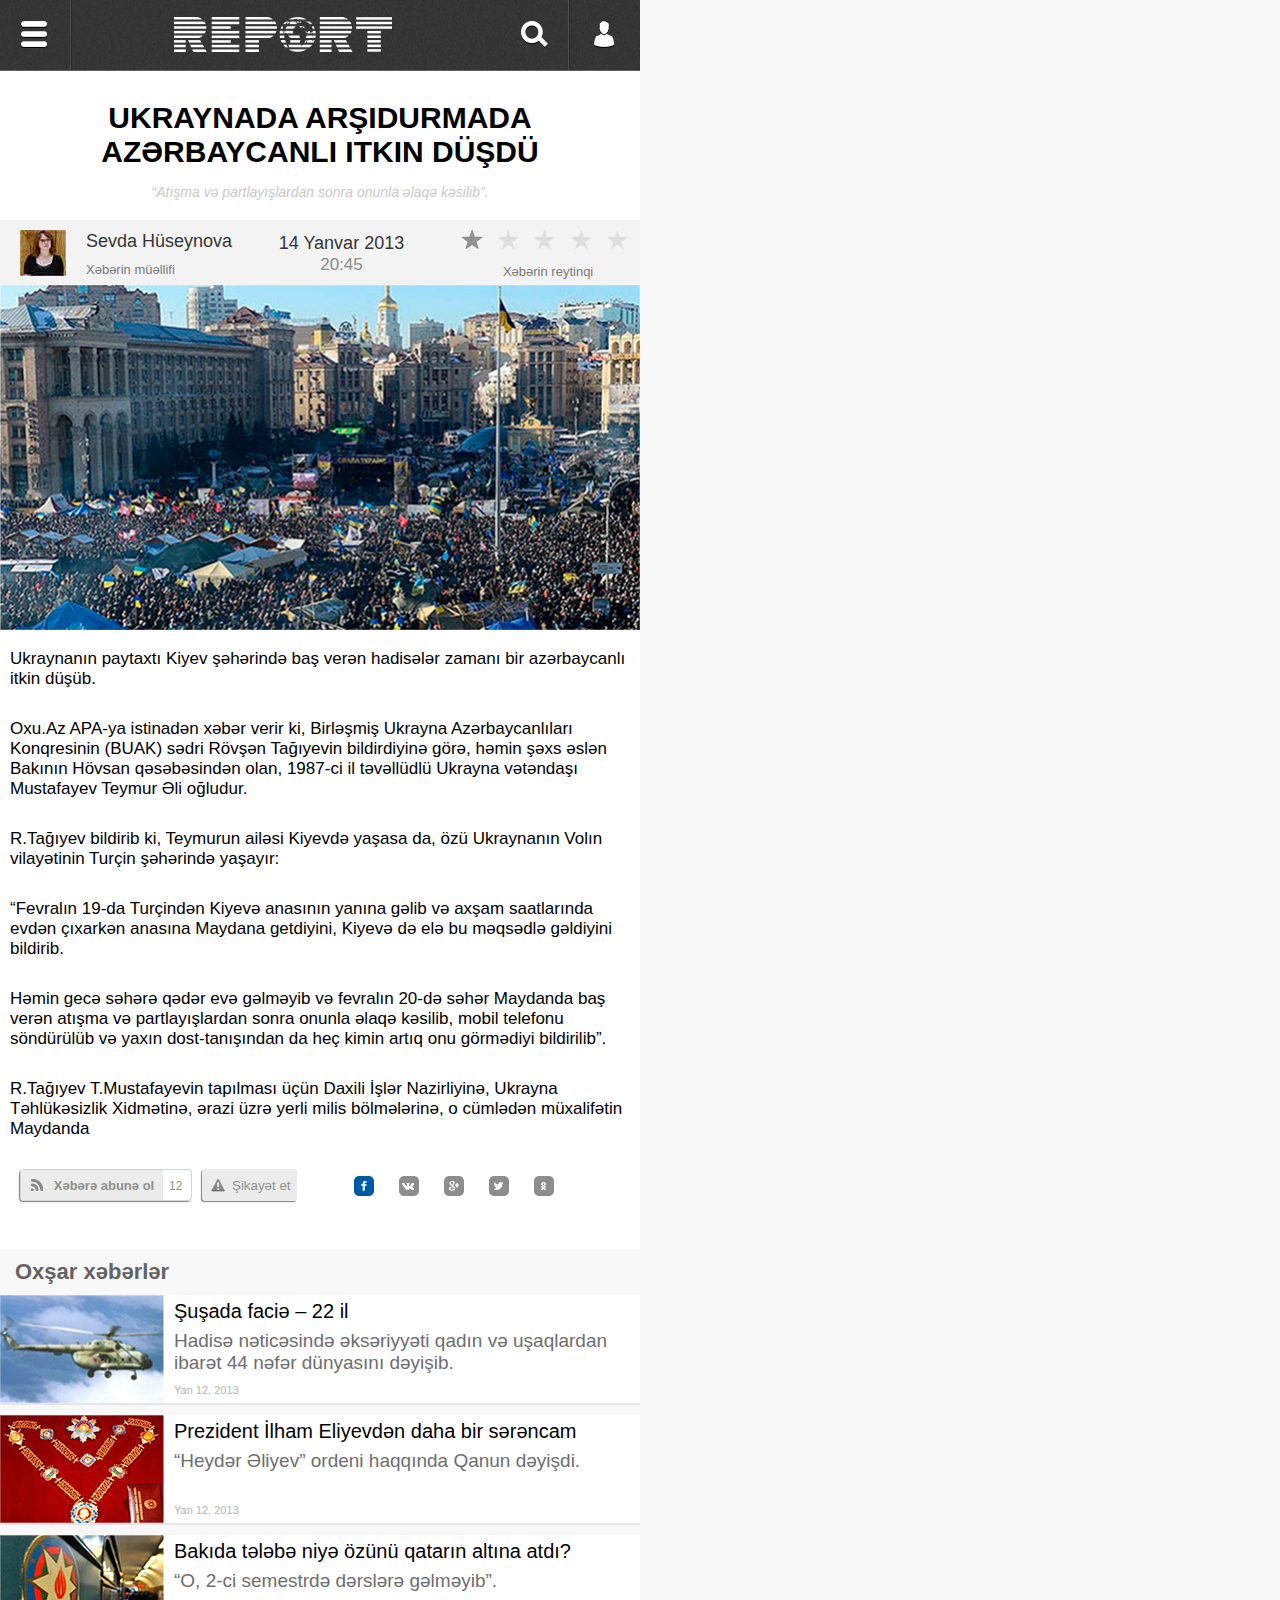
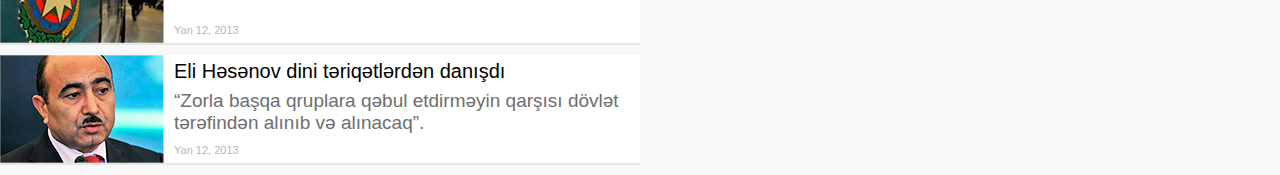
<file: portf/report_mobile/index.html>
<!DOCTYPE html>
<html lang="en">
<head>
  <meta charset="utf-8" />
  <title>Report Mobile</title>
  <meta name="viewport" content="width=device-width, initial-scale=1">
  <link rel="stylesheet" media="all" href="css/style.css" type="text/css">
</head>
<body>
  <div class="wrap">
        <header>
        <div class="menu-mobile">
          <ul>
            <li class="menu-mobile-list">Menu</li>
          </ul>
        </div>
          <div class="logo"><a href="index.html"><img src="i/markup/logo.png" alt="Report Mobile Logo"/></a></div>
          <div class="options">
            <ul>
              <li class="search-block">Baş səhifə</li>
              <li class="opts-block">Baş səhifə</li>
            </ul>
          </div>
          <div class="clear"></div>
          <div class="search-box">
            <form action="#">
              <input type="text" class="search-box__input" placeholder="Введите запрос..." />
              <input type="submit" value=" " />
            </form>
            <div class="clear"></div>
          </div>
          <nav class="vertical menu">
            <ul>
                  <li><a href="#">Baş səhifə</a></li>
                  <li class="options-link"><a href="#">Siyasət</a>
                    <ul class="options-sub-menu">
                      <li class="options-sub-menu__item"><a href="#">Iqtisadiyyat</a></li>
                      <li class="options-sub-menu__item"><a href="#">Cəmiyyət</a></li>
                    </ul>
                  </li>
                  <li><a href="#">Şou-biznes</a></li>
                  <li><a href="#">İdman</a></li>
                  <li><a href="#">Mədəniyyət</a></li>
                  <li><a href="#">Dünya</a></li>
                  <li><a href="#">Bütün xəbərlər</a></li>
              </ul>
          </nav>
          <nav class="opts-menu">
            <ul>
              <li class="opts-menu__item opts-menu__item__theme">
                <a href="#" class="opts-menu__link">Change theme</a>
              </li>
              <li class="opts-menu__item opts-menu__item__notify">
                <a href="#" class="opts-menu__link">Notifications</a>
              </li>
              <li class="opts-menu__item opts-menu__item__create">
                <a href="#" class="opts-menu__link">Create news</a>
              </li>
            </ul>
          </nav>
        </header>
    <div class="content content-article">
      <article>
        <h1 class="page-header">Ukraynada arşıdurmada 
            azərbaycanlı itkin düşdü</h1>
        <cite>“Atışma və partlayışlardan sonra onunla əlaqə kəsilib”.</cite>
        <div class="share-block">
              <div class="wrapper">
                <a href="#" title="#" class="wrap-author-info">
                    <img src="i/img-28.jpg" alt="share-block__img" class="share-block__img">
                    <h1 class="share-block__author">Sevda Hüseynova</h1>
                    <strong class="share-block__author-position">Xəbərin müəllifi</strong>
                </a>

                <div class="post-date">
                  <time>14 Yanvar 2013</time>
                  <span>20:45</span>
                </div>

                <div class="share-block__rating">
                    <a href="#" title="#" class="share-block__rating-star rating-star--starred"></a>
                    <a href="#" title="#" class="share-block__rating-star"></a>
                    <a href="#" title="#" class="share-block__rating-star"></a>
                    <a href="#" title="#" class="share-block__rating-star"></a>
                    <a href="#" title="#" class="share-block__rating-star"></a>
                    <figure class="share-block__rating-caption">Xəbərin reytinqi</figure>
                </div>

              </div>
            </div>
        <img src="i/img-05.jpg" class="block-img" alt="image-article">
        <div class="wrap-article-text">
          <p>Ukraynanın paytaxtı Kiyev şəhərində baş verən hadisələr zamanı bir azərbaycanlı itkin düşüb.</p>
          <p>Oxu.Az APA-ya istinadən xəbər verir ki, Birləşmiş Ukrayna Azərbaycanlıları Konqresinin (BUAK) sədri Rövşən Tağıyevin bildirdiyinə görə, həmin şəxs əslən Bakının Hövsan qəsəbəsindən olan, 1987-ci il təvəllüdlü Ukrayna vətəndaşı Mustafayev Teymur Əli oğludur.</p>
          <p>R.Tağıyev bildirib ki, Teymurun ailəsi Kiyevdə yaşasa da, özü Ukraynanın Volın vilayətinin Turçin şəhərində yaşayır:</p>
          <p>“Fevralın 19-da Turçindən Kiyevə anasının yanına gəlib və axşam saatlarında evdən çıxarkən anasına Maydana getdiyini, Kiyevə də elə bu məqsədlə gəldiyini bildirib.</p>
          <p>Həmin gecə səhərə qədər evə gəlməyib və fevralın 20-də səhər Maydanda baş verən atışma və partlayışlardan sonra onunla əlaqə kəsilib, mobil telefonu söndürülüb və yaxın dost-tanışından da heç kimin artıq onu görmədiyi bildirilib”.</p>
          <p>R.Tağıyev T.Mustafayevin tapılması üçün Daxili İşlər Nazirliyinə, Ukrayna Təhlükəsizlik Xidmətinə, ərazi üzrə yerli milis bölmələrinə, o cümlədən müxalifətin Maydanda</p>
          <div class="comments-block__wrap-search">
            <div class="wrap-category-content-title__rss-btn">
              <button class="rss-btn">Xəbərə abunə ol</button><span class="rss-counter">12</span>
            </div>
            <button class="warning-btn">Şikayət et</button>
            <div class="share-comments__social">
              <ul>
                <li class="share-social__list">
                  <a href="#" title="#" class="share-social__link active share-social__link__facebook"></a>     
                </li>
                <li class="share-social__list">
                  <a href="#" title="#" class="share-social__link share-social__link__vk"></a>
                </li>
                <li class="share-social__list">
                  <a href="#" title="#" class="share-social__link share-social__link__gplus"></a>
                </li>
                <li class="share-social__list">
                  <a href="#" title="#" class="share-social__link share-social__link__twitter"></a>
                </li>
                <li class="share-social__list">
                  <a href="#" title="#" class="share-social__link share-social__link__odnokl"></a>
                </li>
              </ul>
            </div>
          </div>
        </div>
      </article>
      <h2 class="related-header">Oxşar xəbərlər</h2>
      <a href="#" title="#" class="article-news">
        <img src="i/img-01.jpg" alt="news-img" width="164" height="108" class="article-img">
        <div class="article-wrap-title">
          <h2 class="article-header">Şuşada faciə – 22 il</h2>
          <p class="article-text">Hadisə nəticəsində əksəriyyəti qadın və uşaqlardan ibarət 44 nəfər dünyasını dəyişib.</p>
          <time>Yan 12, 2013</time>
        </div>
      </a>
      <a href="#" title="#" class="article-news">
        <img src="i/img-02.jpg" alt="news-img" width="164" height="108" class="article-img">
        <div class="article-wrap-title">
          <h2 class="article-header">Prezident İlham Eliyevdən daha bir sərəncam</h2>
          <p class="article-text">“Heydər Əliyev” ordeni haqqında Qanun dəyişdi.</p>
          <time>Yan 12, 2013</time>
        </div>
      </a>
      <a href="#" title="#" class="article-news">
        <img src="i/img-03.jpg" alt="news-img" width="164" height="108" class="article-img">
        <div class="article-wrap-title">
          <h2 class="article-header">Bakıda tələbə niyə özünü qatarın altına atdı?</h2>
          <p class="article-text">“O, 2-ci semestrdə dərslərə gəlməyib”.</p>
          <time>Yan 12, 2013</time>
        </div>
      </a>
      <a href="#" title="#" class="article-news">
        <img src="i/img-04.jpg" alt="news-img" width="164" height="108" class="article-img">
        <div class="article-wrap-title">
          <h2 class="article-header">Eli Həsənov dini təriqətlərdən danışdı</h2>
          <p class="article-text">“Zorla başqa qruplara qəbul etdirməyin qarşısı dövlət tərəfindən alınıb və alınacaq”.</p>
          <time>Yan 12, 2013</time>
        </div>
      </a>
    </div>
  </div>
  <script src="http://ajax.googleapis.com/ajax/libs/jquery/1.11.0/jquery.min.js"></script>
  <script src="js/script.js"></script>
</body>
</html>
</file>
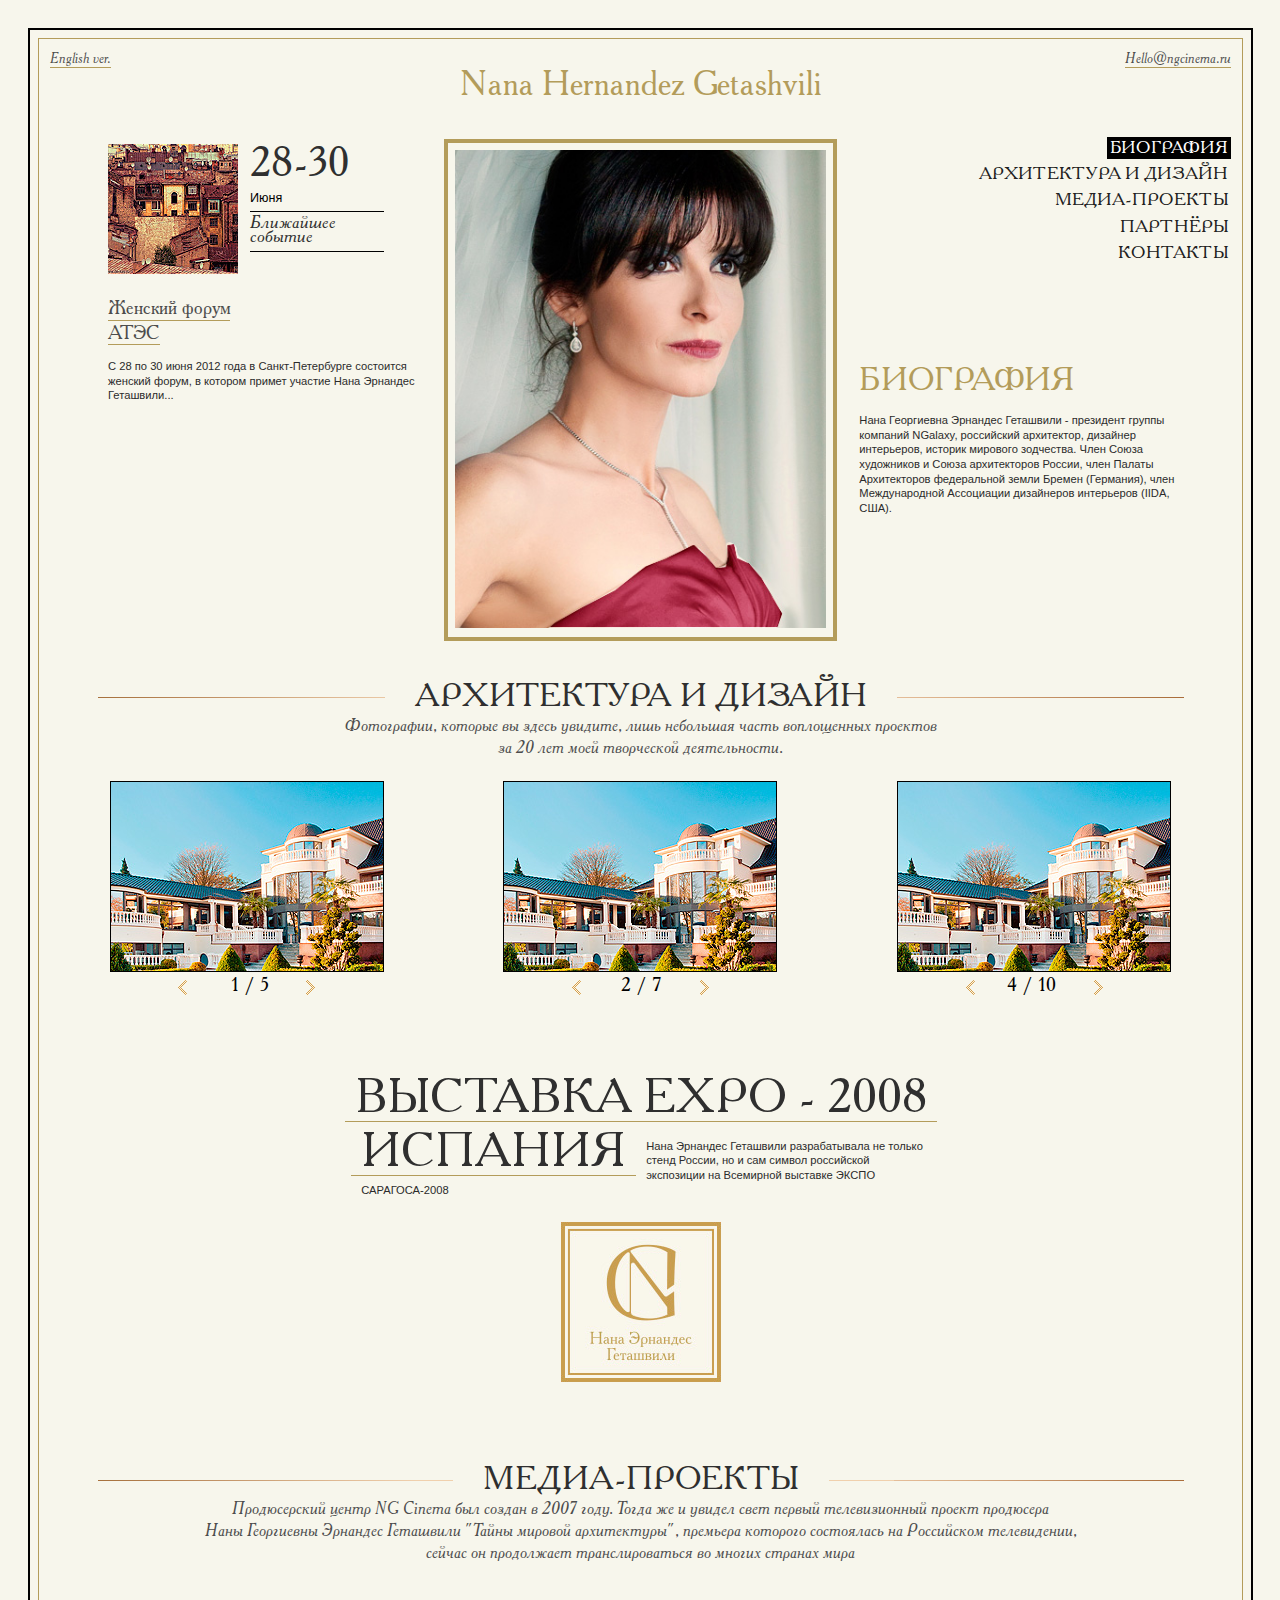
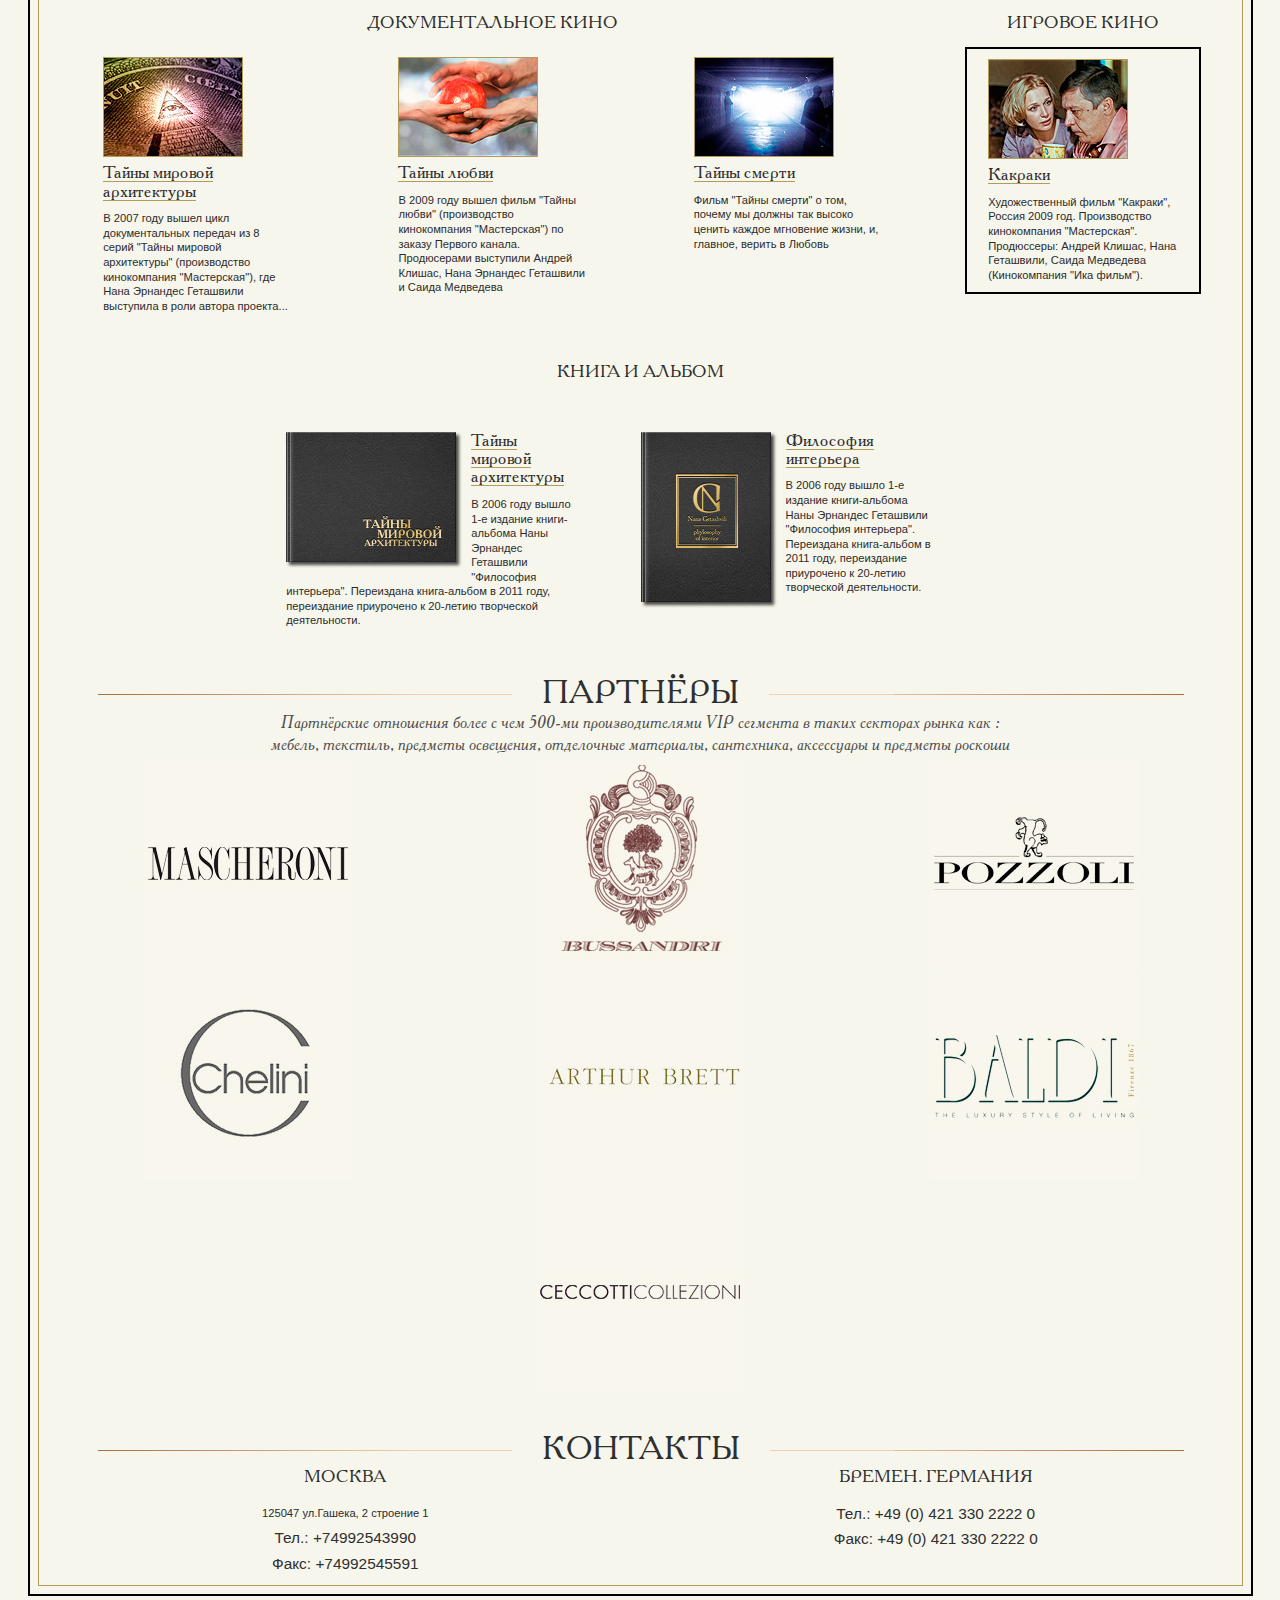
<file: portf/ua_web_challenge/index.html>
<!doctype html>
<html lang="en">
<head>
	<meta charset="UTF-8">
	<title>Document</title>
	<link rel="stylesheet" href="css/style.css">
</head>
<body>
	<div class="body-wrap-border">
		<div class="body-wrap">

			<header class="header">
				<a href="#" title="#" class="header-link solid-gold f-left">English ver.</a>
				<a href="mailto:hello@ngcinema.ru" title="#" class="header-link solid-gold f-right">Hello@ngcinema.ru</a>
			</header>

			<div class="clearfix"></div>
			
			<h1>Nana Hernandez Getashvili</h1>
			
			<section class="main">
				<div class="wrapper-fluid">
					<div class="row-3 closest-event">
						<figure>
							<img class="closest-event__img" src="i/img-02.jpg" alt="book">
							<figcaption>
								<strong class="closest-event__date">28-30</strong>
								<mark class="closest-event__month">Июня</mark>
								<span class="closest-event__text">Ближайшее событие</span>
							</figcaption>
						</figure>
						<a href="#" class="closest-event__title">
							<strong class="solid-gold">Женский форум</strong><br>
							<strong class="solid-gold">АТЭС</strong>
						</a>
						<p class="closest_event__description">
							С 28 по 30 июня 2012 года в Санкт-Петербурге состоится женский форум, в котором примет участие Нана Эрнандес Геташвили...
						</p>
					</div>
					<div class="row-3">

						<div class="main-photo">
							<img src="i/img-01.jpg" alt="Nana Hernades" class="main-photo__img">
						</div>

					</div>
					<div class="row-3 wrap-main-menu">

						<nav class="main-menu">
							<ul>
								<li class="main-menu__item"><a href="#" title="#" class="main-menu__item-link main-menu__item-link-active">биография</a></li>
								<li class="main-menu__item"><a href="#" title="#" class="main-menu__item-link">архитектура и дизайн</a></li>
								<li class="main-menu__item"><a href="#" title="#" class="main-menu__item-link">медиа-проекты</a></li>
								<li class="main-menu__item"><a href="#" title="#" class="main-menu__item-link">партнёры</a></li>
								<li class="main-menu__item"><a href="#" title="#" class="main-menu__item-link">контакты</a></li>
							</ul>
						</nav>

						<h3>Биография</h3>

						<p>Нана Георгиевна Эрнандес Геташвили - президент группы компаний NGalaxy, российский архитектор, дизайнер интерьеров, историк мирового зодчества. Член Союза художников и Союза архитекторов России, член Палаты Архитекторов федеральной земли Бремен (Германия), член Международной Ассоциации дизайнеров интерьеров (IIDA, США).</p>
					</div>
				</div>
			</section>

			<section class="design">
				<div class="wrap-header">
					<h2>Архитектура и дизайн</h2>
				</div>
				<b>Фотографии, которые вы здесь увидите, лишь небольшая часть воплощенных проектов </b>
				<b>за 20 лет моей творческой деятельности.</b>
				<div class="wrapper-fluid">
					<div class="row-3">
						<div class="slider slider-castle">
							<a href="#" class="control_next"></a>
							<mark class="control_count"></mark>
							<a href="#" class="control_prev"></a>
							<ul class="slider-list">
							  	<li><img src="i/img-03.jpg" alt="design"></li>
							  	<li><img src="i/img-03.jpg" alt="design"></li>
							  	<li><img src="i/img-03.jpg" alt="design"></li>
							  	<li><img src="i/img-03.jpg" alt="design"></li>
							  	<li><img src="i/img-03.jpg" alt="design"></li>
							</ul>
						</div>  
					</div>
					<div class="row-3">
						<div class="slider slider-aparts">
							<a href="#" class="control_next"></a>
							<mark class="control_count"></mark>
							<a href="#" class="control_prev"></a>
							<ul class="slider-list">
							  	<li><img src="i/img-03.jpg" alt="design"></li>
							  	<li><img src="i/img-03.jpg" alt="design"></li>
							  	<li><img src="i/img-03.jpg" alt="design"></li>
							  	<li><img src="i/img-03.jpg" alt="design"></li>
							  	<li><img src="i/img-03.jpg" alt="design"></li>
							  	<li><img src="i/img-03.jpg" alt="design"></li>
							  	<li><img src="i/img-03.jpg" alt="design"></li>
							</ul>
						</div>  
					</div>
					<div class="row-3">
						<div class="slider slider-ships">
							<a href="#" class="control_next"></a>
							<mark class="control_count"></mark>
							<a href="#" class="control_prev"></a>
							<ul class="slider-list">
							  	<li><img src="i/img-03.jpg" alt="design"></li>
							  	<li><img src="i/img-03.jpg" alt="design"></li>
							  	<li><img src="i/img-03.jpg" alt="design"></li>
							  	<li><img src="i/img-03.jpg" alt="design"></li>
							  	<li><img src="i/img-03.jpg" alt="design"></li>
							  	<li><img src="i/img-03.jpg" alt="design"></li>
							  	<li><img src="i/img-03.jpg" alt="design"></li>
							  	<li><img src="i/img-03.jpg" alt="design"></li>
							  	<li><img src="i/img-03.jpg" alt="design"></li>
							  	<li><img src="i/img-03.jpg" alt="design"></li>
							</ul>
						</div>  
					</div>
				</div>
				<div class="wrap-adv">
					<strong class="adv-title"><span>Выставка Expo - 2008</span></strong>
					<div class="wrap-adv__text">
						<strong class="adv-country"><span>Испания</span></strong>
						<p class="adv-text">Нана Эрнандес Геташвили разрабатывала не только стенд России, но и сам символ российской экспозиции на Всемирной выставке ЭКСПО САРАГОСА-2008</p>
					</div>
					<div class="adv-img">
						<img src="i/img-04.jpg" alt="logo">
					</div>
				</div>
			</section>

			<section class="media">
				<div class="wrap-header">
					<h2>Медиа-проекты</h2>
				</div>
				<b>Продюсерский центр NG Cinema был создан в 2007 году. Тогда же и увидел свет первый телевизионный проект продюсера</b><b> Наны Георгиевны Эрнандес Геташвили "Тайны мировой архитектуры", премьера которого состоялась на Российском телевидении,</b><b> сейчас он продолжает транслироваться во многих странах мира</b>

				<div class="cinema-block wrapper-fluid">
					<div class="cinema-block__doc">
						<h4>Документальное кино</h4>
						<div class="wrapper-fluid">
							<div class="row-3">
								<img class="cinema-block__img" src="i/img-05.jpg" alt="cinema-image">
								<h5><span class="cinema-block__title">Тайны мировой архитектуры</span></h5>
								<p>В 2007 году вышел цикл документальных передач из 8 серий "Тайны мировой архитектуры" (производство кинокомпания "Мастерская"), где Нана Эрнандес Геташвили выступила в роли автора проекта...</p>
							</div>
							<div class="row-3">
								<img class="cinema-block__img" src="i/img-06.jpg" alt="cinema-image">
								<h5><span class="cinema-block__title">Тайны любви</span></h5>
								<p>В 2009 году вышел фильм "Тайны любви" (производство кинокомпания "Мастерская") по заказу Первого канала. Продюсерами выступили Андрей Клишас, Нана Эрнандес Геташвили и Саида Медведева</p>
							</div>
							<div class="row-3">
								<img class="cinema-block__img" src="i/img-07.jpg" alt="cinema-image">
								<h5><span class="cinema-block__title">Тайны смерти</span></h5>
								<p>Фильм "Тайны смерти" о том, почему мы должны так высоко ценить каждое мгновение жизни, и, главное, верить в Любовь</p>
							</div>
						</div>
					</div>
					<div class="cinema-block__game">
						<h4>Игровое кино</h4>
						<div class="wrapper-fluid row">
							<div class="row active-cinema">
								<img class="cinema-block__img" src="i/img-09.jpg" alt="cinema-image">
								<h5><span class="cinema-block__title">Какраки</span></h5>
								<p>Художественный фильм "Какраки", Россия 2009 год. Производство кинокомпания "Мастерская". Продюссеры: Андрей Клишас, Нана Геташвили, Саида Медведева (Кинокомпания "Ика фильм").</p>
							</div>
						</div>
					</div>
				</div>
				<div class="wrapper-fluid books">
					<h4>Книга и альбом</h4>
					<div class="wrap-books">
						<div class="row-2">
							<img class="books-img" src="i/img-08.jpg" alt="books-img">
							<h5><span class="cinema-block__title">Тайны мировой архитектуры</span></h5>
							<p>В 2006 году вышло 1-е издание книги-альбома Наны Эрнандес Геташвили "Философия интерьера". Переиздана книга-альбом в 2011 году, переиздание приурочено к 20-летию творческой деятельности.</p>
						</div>
						<div class="row-2">
							<img class="books-img" src="i/img-10.jpg" alt="books-img">
							<h5><span class="cinema-block__title">Философия интерьера</span></h5>
							<p>В 2006 году вышло 1-е издание книги-альбома Наны Эрнандес Геташвили "Философия интерьера". Переиздана книга-альбом в 2011 году, переиздание приурочено к 20-летию творческой деятельности.</p>
						</div>
					</div>
				</div>
			</section>
			
			<section class="partners">
				<div class="wrap-header">
					<h2>Партнёры</h2>
				</div>
					<b>Партнёрские отношения более с чем 500-ми производителями VIP сегмента в таких секторах рынка как :</b><b>мебель, текстиль, предметы освещения, отделочные материалы, сантехника, аксессуары и предметы роскоши</b>
				<div class="wrapper-fluid">
					<div class="row-3 partners-brand__row">
						<a href="#" title="#"><img src="i/img-11.jpg" alt="brand-img"></a>
						<a href="#" title="#"><img src="i/img-12.jpg" alt="brand-img"></a>
					</div>
					<div class="row-3 partners-brand__row">
						<a href="#" title="#"><img src="i/img-13.jpg" alt="brand-img"></a>
						<a href="#" title="#"><img src="i/img-14.jpg" alt="brand-img"></a>
						<a href="#" title="#"><img src="i/img-15.jpg" alt="brand-img"></a>
					</div>
					<div class="row-3 partners-brand__row">
						<a href="#" title="#"><img src="i/img-16.jpg" alt="brand-img"></a>
						<a href="#" title="#"><img src="i/img-17.jpg" alt="brand-img"></a>
					</div>
				</div>
			</section>
			
			<footer>
				<div class="wrap-header">
					<h2>Контакты</h2>
				</div>
				<div class="wrapper-fluid">
					<div class="row-2 contacts-row">
						<h6>Москва</h6>
						<p>125047 ул.Гашека, 2 строение 1</p>
						<dl>
						  <dt>Тел.:</dt>
						  <dd>+74992543990</dd>
						</dl>
						<dl>
						  <dt>Факс:</dt>
						  <dd>+74992545591</dd>
						</dl>
					</div>
					<div class="row-2 contacts-row">
						<h6>Бремен. германия</h6>
						<dl>
						  <dt>Тел.:</dt>
						  <dd>+49 (0) 421 330 2222 0</dd>
						</dl>
						<dl>
						  <dt>Факс:</dt>
						  <dd>+49 (0) 421 330 2222 0</dd>
						</dl>
					</div>
				</div>
			</footer>

		</div>
	</div>
	<script src="http://ajax.googleapis.com/ajax/libs/jquery/1.11.0/jquery.min.js"></script>
	<script src="js/slider-module.js"></script>
	<script src="js/script.js"></script>
</body>
</html>
</file>
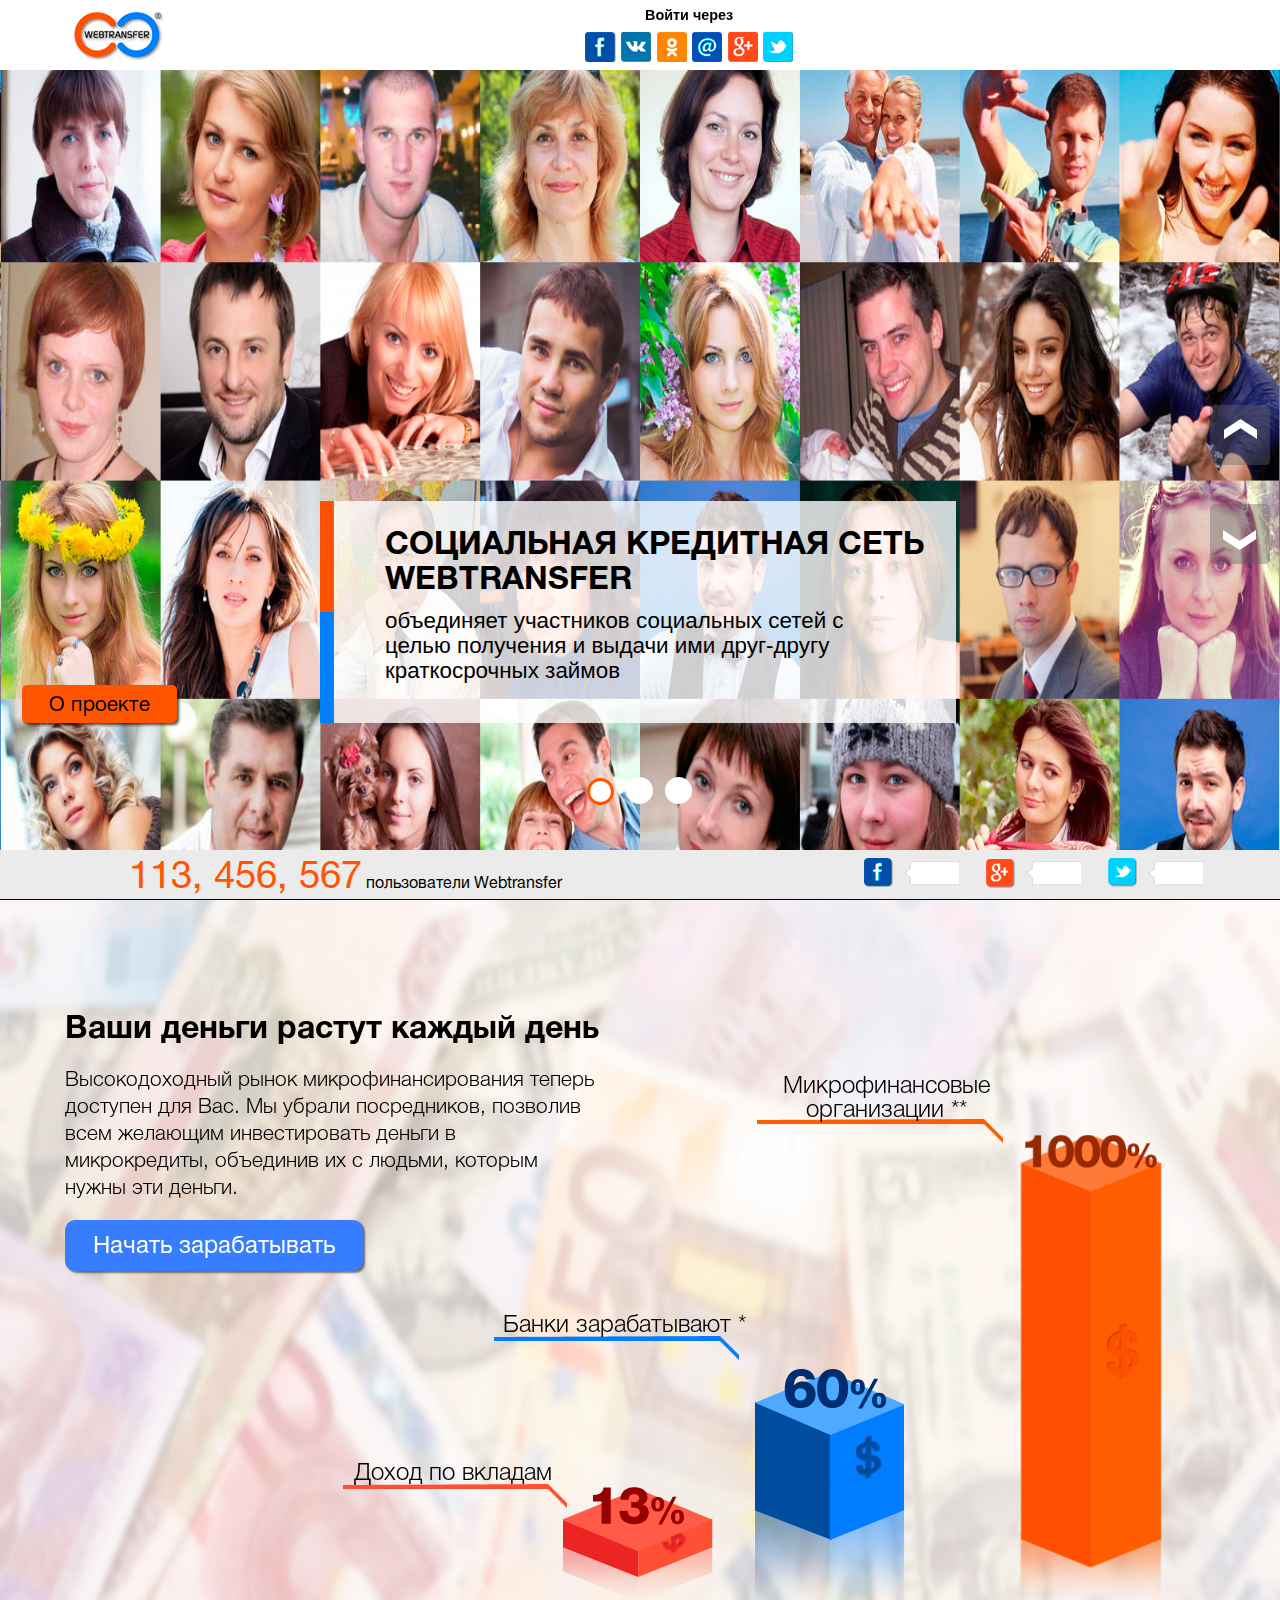
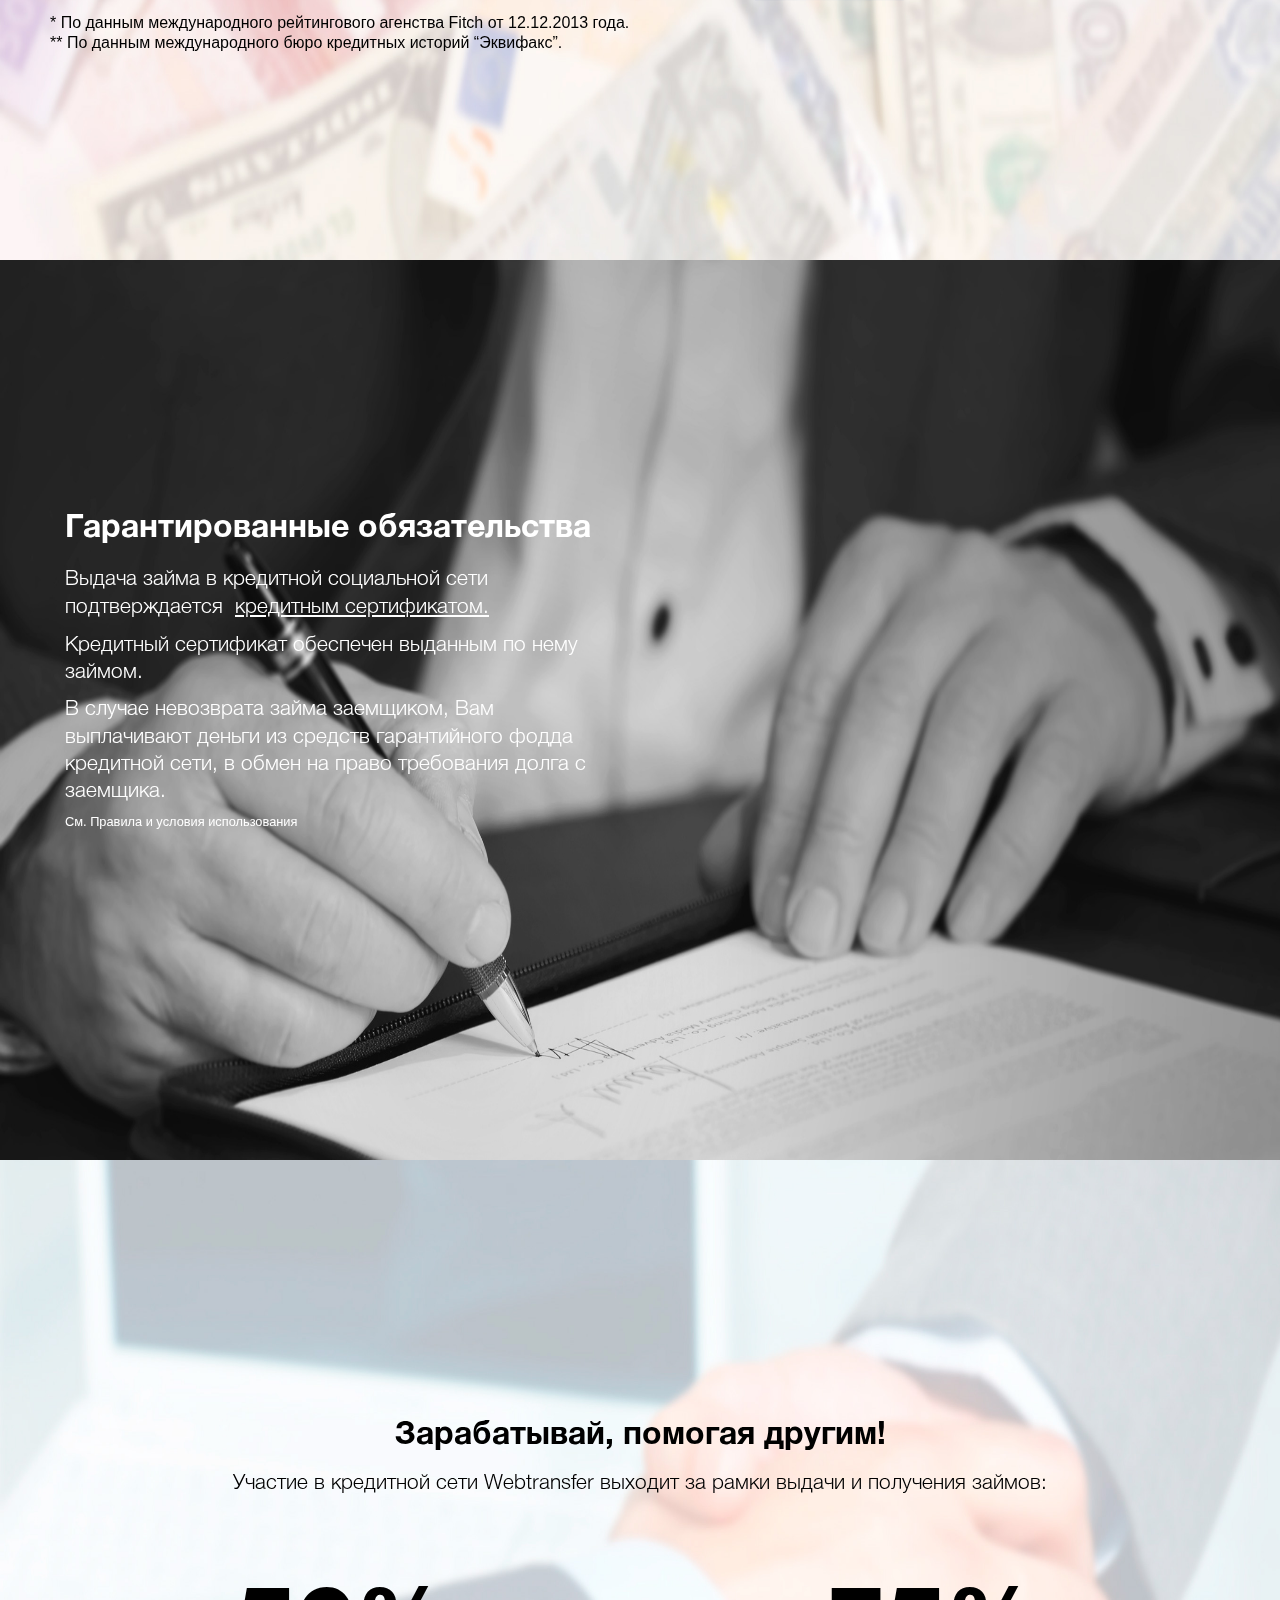
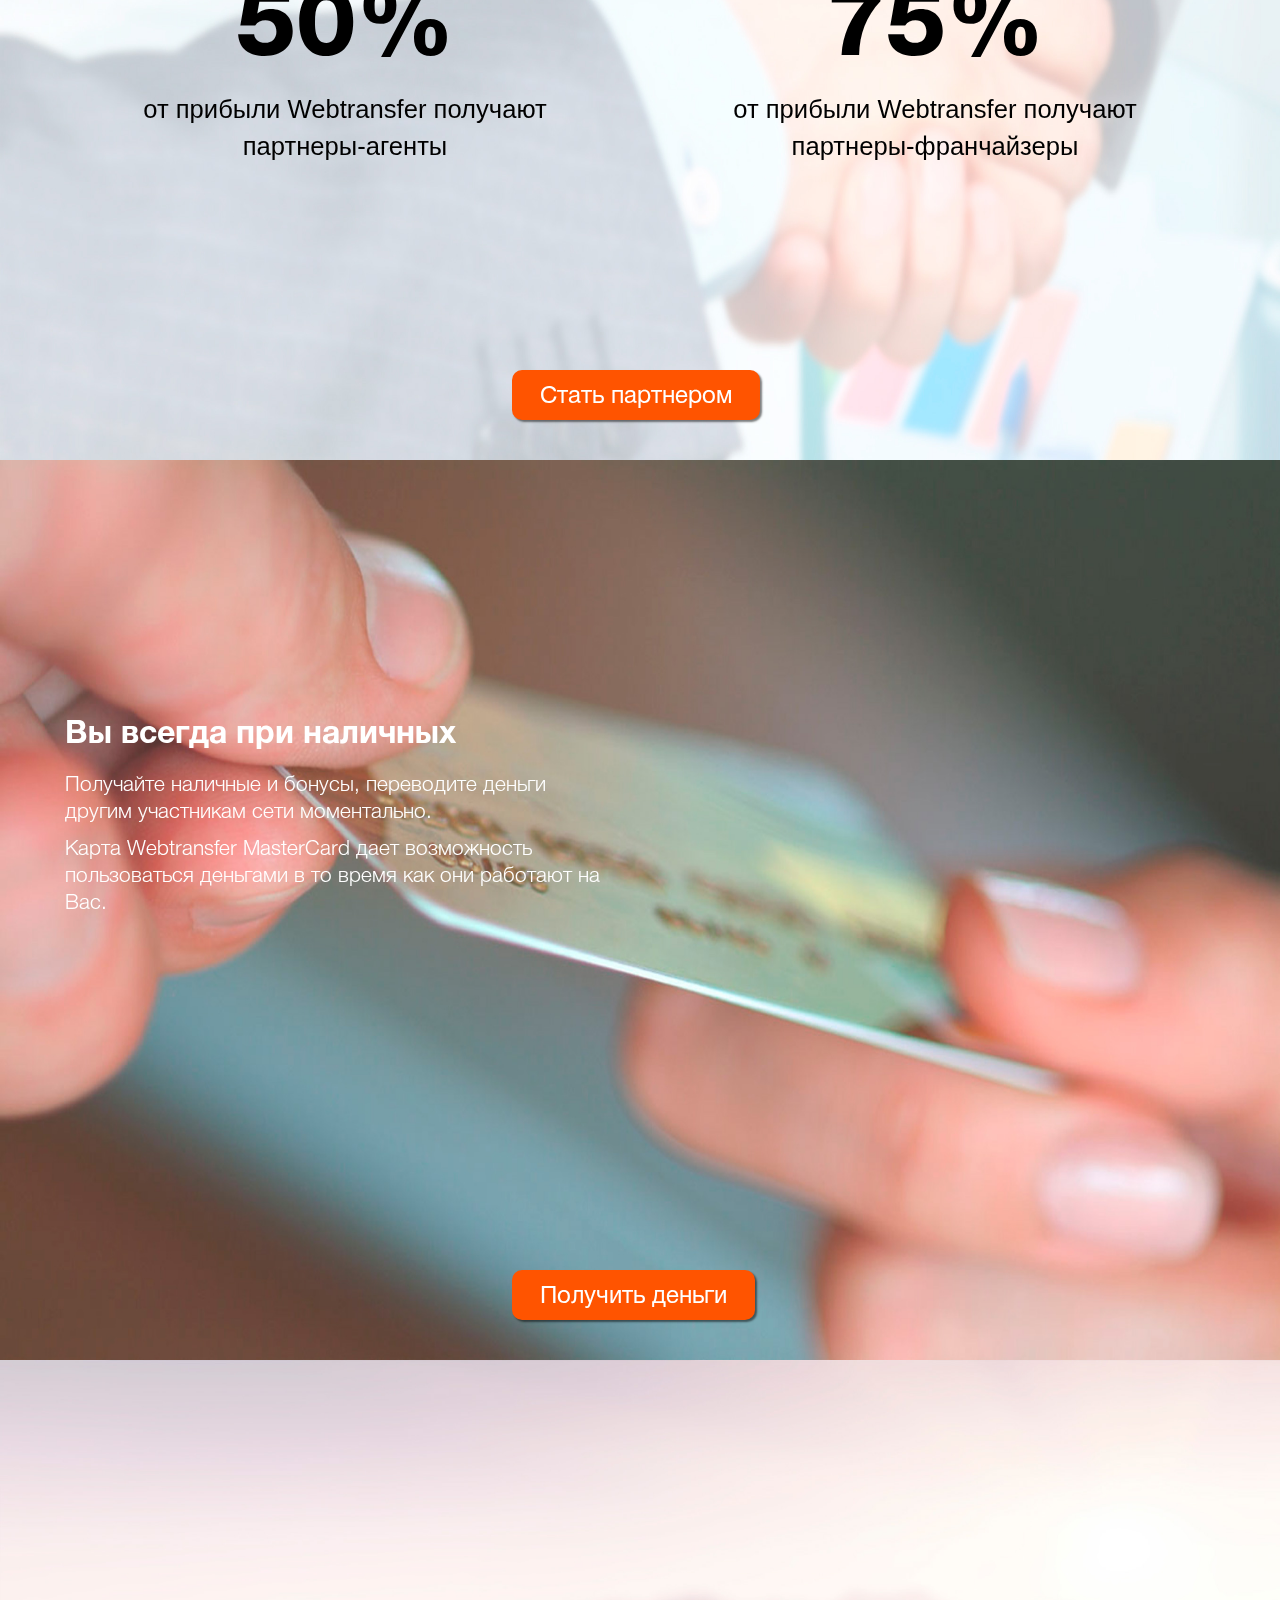
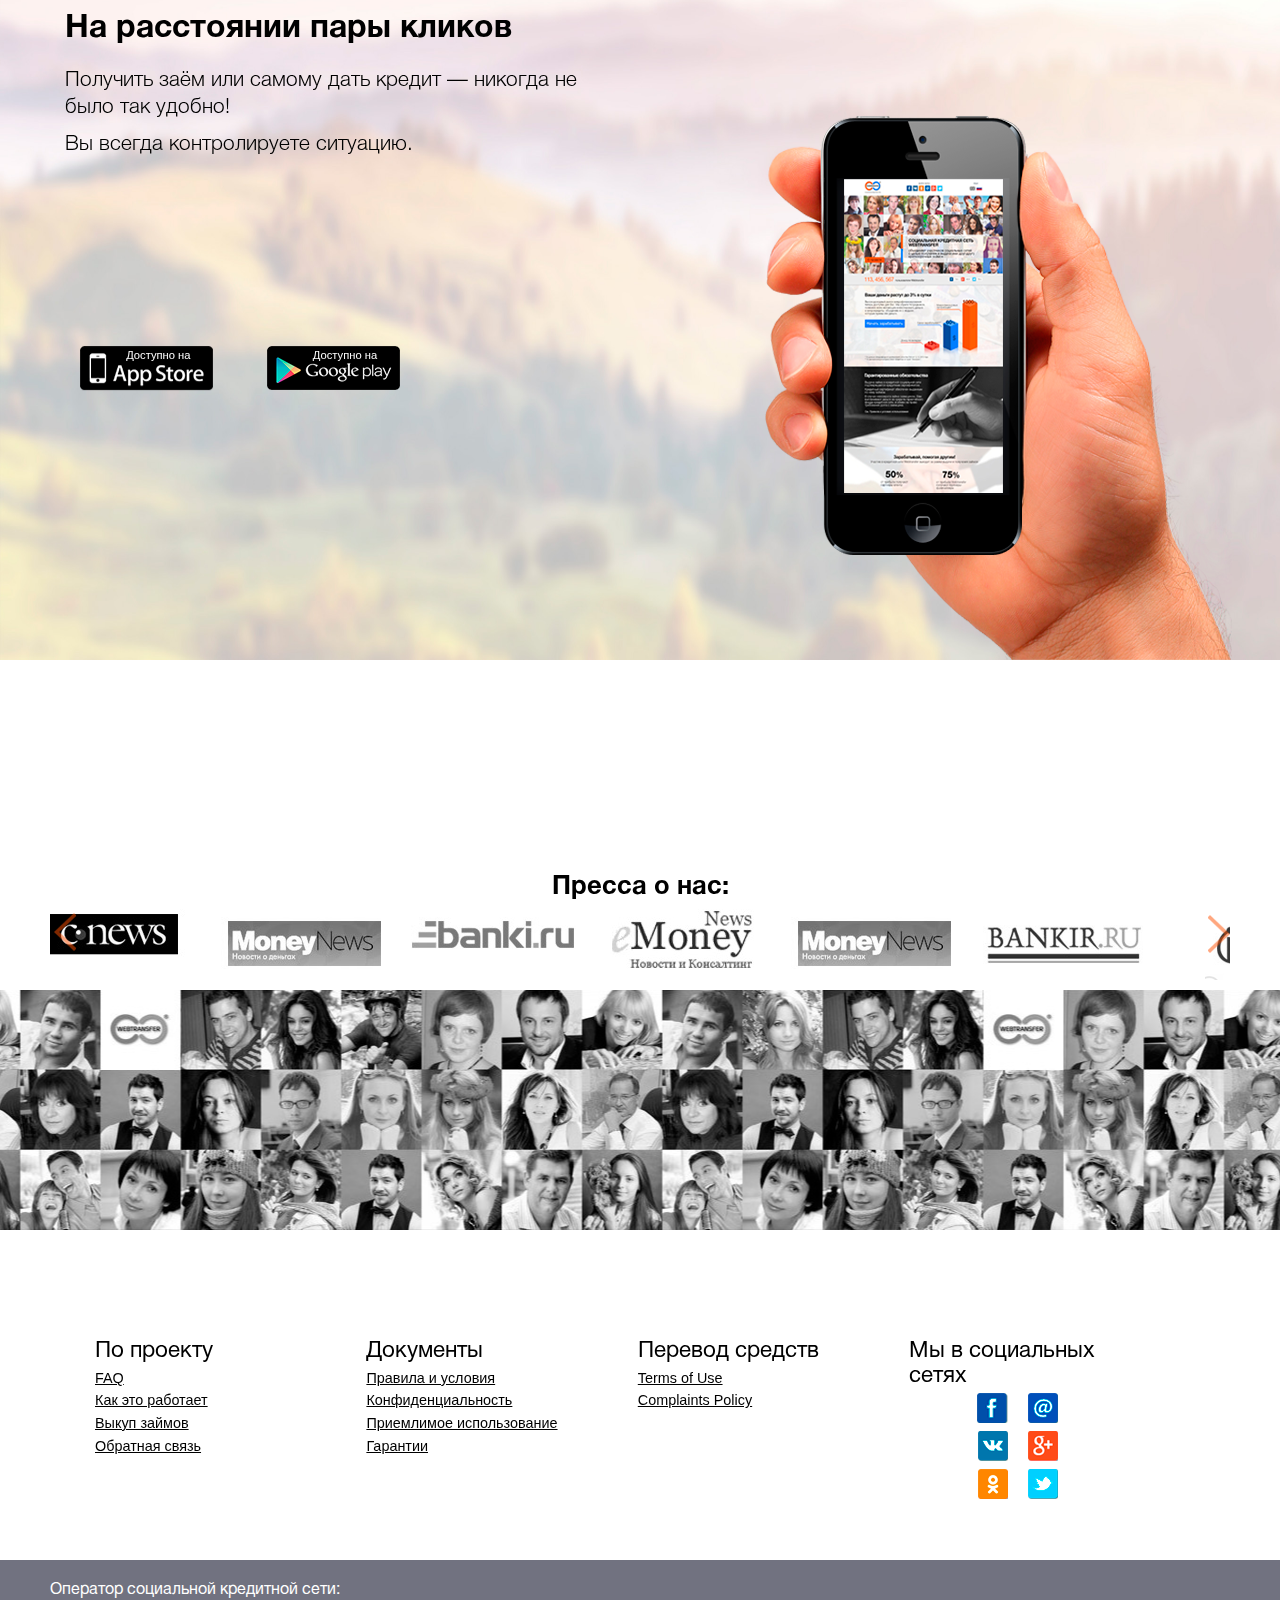
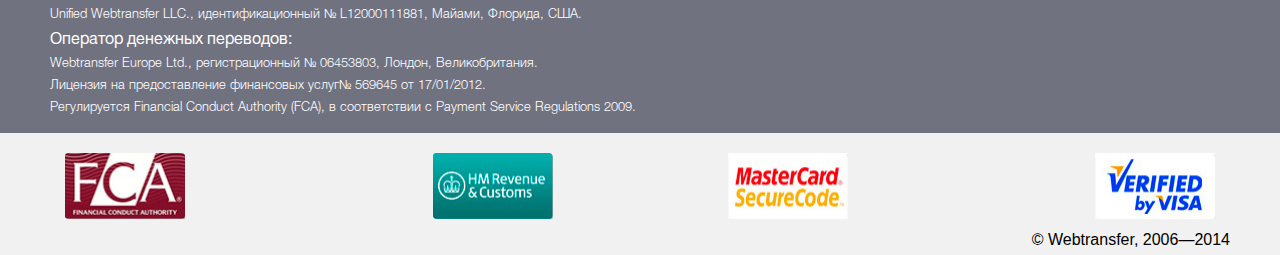
<file: portf/webtransfer/index.html>
<!DOCTYPE html>
<html>
<head>
    <meta charset="utf-8">
    <!-- <meta http-equiv="X-UA-Compatible" content="IE=edge,chrome=1"> -->
    <title>WebTansfer</title>
    <meta name="description" content="">
    <meta name="viewport" content="width=device-width, maximum-scale=1.0, initial-scale=1.0">
    <!-- <meta name="viewport" content="width=device-width, initial-scale=1, maximum-scale=1, minimum-scale=1, user-scalable=no, target-densitydpi=device-dpi"> -->
    <!-- <meta name="viewport" content="width=device-width, initial-scale=1, maximum-scale=1, minimum-scale=1, user-scalable=false"> -->
    <!-- Styles -->
    <link rel="stylesheet" href="http://netdna.bootstrapcdn.com/bootstrap/3.1.1/css/bootstrap.min.css">
    <link rel="stylesheet" href="css/style.css">

</head>
<body id="skrollr-body">
<!-- ARROWS fixed-->
<a href="#" title="#" class="arrows-link arrow-up"></a>
<a href="#" title="#" class="arrows-link arrow-down"></a>
<!--HEADER BLOCK-->
<div class="navbar navbar-fixed-top alt" data-spy="affix" data-offset-top="1000">
  <div class="container-fluid">
        <div class="wrapper row">
            <div class="col-sm-3">
                <h1 class="header-logo">
                    <a href="#" title="Company Name" class="header-logo__link">WEBTRANSFER</a>
                </h1>
            </div>
            <div class="col-sm-7 social-menu">
                <p class="social-menu__text">Войти через</p>
                <ul class="social-menu__list">
                    <li class="social-menu__item"><a href="" class="social-menu__link social-menu__link--facebook"></a></li>
                    <li class="social-menu__item"><a href="" class="social-menu__link social-menu__link--vk"></a></li>
                    <li class="social-menu__item"><a href="" class="social-menu__link social-menu__link--odnokl"></a></li>
                    <li class="social-menu__item"><a href="" class="social-menu__link social-menu__link--mail-ru"></a></li>
                    <li class="social-menu__item"><a href="" class="social-menu__link social-menu__link--google"></a></li>
                    <li class="social-menu__item"><a href="" class="social-menu__link social-menu__link--twitter"></a></li>
                </ul>
            </div>
        </div>
   </div>
</div>

<!--HEADER BLOCK END-->


<!--MAIN CONTENT-->
<div class="slides">
    <!--INTRO-->
    <div class="slide-item active-slide-item" id="intro">

        <div class="collection-wrap">
            <div class="background background-first">
                <div id="carousel-example-generic" class="carousel slide" data-interval="2000" data-ride="carousel">
                    <!-- Indicators -->
                    <a href="http://webtransfer-finance.com/page/about-company" class="link-btn orange-btn">О проекте</a>
                    <ol class="carousel-indicators">
                      <li data-target="#carousel-example-generic" data-slide-to="0" class="active"></li>
                      <li data-target="#carousel-example-generic" data-slide-to="1"></li>
                      <li data-target="#carousel-example-generic" data-slide-to="2"></li>
                    </ol>
                    <!-- Wrapper for slides -->
                    <div class="carousel-inner">
                      <div class="item active">
                        <img class="slide-img" src="i/img-01.jpg" alt="people">
                        <div class="slide-bar">
                          <h1 class="slide-bar__header">
                              Социальная кредитная сеть Webtransfer
                          </h1>
                          <p class="slide-bar__text">
                              объединяет участников социальных сетей 
                              с целью получения и выдачи ими друг-другу 
                              краткосрочных займов
                          </p>
                        </div>
                      </div>
                      <div class="item">
                        <img class="slide-img" src="i/img-02.jpg" alt="money">
                        <div class="slide-bar">
                          <h1 class="slide-bar__header">
                              Социальная кредитная сеть Webtransfer
                          </h1>
                          <p class="slide-bar__text">
                              объединяет участников социальных сетей 
                              с целью получения и выдачи ими друг-другу 
                              краткосрочных займов
                          </p>
                        </div>
                      </div>
                      <div class="item">
                        <img class="slide-img" src="i/img-03.jpg" alt="graphs">
                        <div class="slide-bar">
                          <h1 class="slide-bar__header">
                              Социальная кредитная сеть Webtransfer
                          </h1>
                          <p class="slide-bar__text">
                              объединяет участников социальных сетей 
                              с целью получения и выдачи ими друг-другу 
                              краткосрочных займов
                          </p>
                        </div>
                      </div>
                    </div>
                </div>
                <div class="slider-bar navbar-primary">
                  <div class="wrapper row">
                    <div class="col-sm-6 slider-bar__item">
                      <p class="slider-bar__text">
                        <span class="slider-bar__counter">113, 456, 567</span>
                        <span class="slider-bar__counter-text">пользователи Webtransfer</span>
                      </p>
                    </div>
                    <div class="col-sm-6 slider-bar__item m-slider-bar__item">
                      <ul class="share-block">
                        <li class="share-block__item">
                          <a onclick="Share.facebook('URL','TITLE','IMG_PATH','DESC')" class="share-block__link share-block__link--facebook"></a>
                          <span class="share-block__counter">734 т.</span>
                        </li>
                        <li class="share-block__item">
                          <a href="" class="share-block__link share-block__link--google"></a>
                          <span class="share-block__counter">4526</span>
                        </li>
                        <li class="share-block__item">
                          <a onclick="Share.twitter('URL','TITLE')" class="share-block__link share-block__link--twitter"></a>
                          <span class="share-block__counter">734 т.</span>
                        </li>
                      </ul>
                    </div>
                  </div>
                </div>
            </div>
        </div>
    </div>
    <!--INTRO END-->

    <!--COLLECTION-->
    <!-- delete data-zoom to prevent zoom on photos -->
    <div class="slide-item" id="collection" data-zoom="zoom">
        <div class="slide-content-wrap">
            <div class="slide-content">
              <div class="wrapper">
                  <div class="col-sm-7">
                    <h1 class="section-header">Ваши деньги растут каждый день</h1>
                    <p class="section-text">
                      Высокодоходный рынок микрофинансирования 
                      теперь доступен для Вас. Мы убрали посредников, 
                      позволив всем желающим инвестировать деньги 
                      в микрокредиты, объединив их с людьми, 
                      которым нужны эти деньги.
                    </p>
                    <a href="http://webtransfer-finance.com/page/vlojit-dengi" class="graph-link common-btn">Начать зарабатывать</a>
                  </div>
                  <div class="col-sm-5">
                    <div class="graph-block">
                      <div class="graph-block__wrap graph-block__profit">
                        <span class="graph-block__text graph-block__text--profit">Доход по вкладам</span>
                        <img src="i/markup/profit.png" alt="profit" class="graph-block__img graph-block__img--profit">
                      </div>
                      <div class="graph-block__wrap graph-block__bank">
                        <span class="graph-block__text graph-block__text--bank">Банки зарабатывают *</span>
                        <img src="i/markup/webtransfer.png" alt="bank" class="graph-block__img graph-block__img--bank">
                      </div>
                      <div class="graph-block__wrap graph-block__organization">
                        <span class="graph-block__text graph-block__text--organizations">Микрофинансовые организации **</span>
                        <img src="i/markup/organization.png" alt="organizations" class="graph-block__img graph-block__img--organization">
                      </div>
                    </div>
                  </div>
                <div class="footnotes">
                  <p class="footnotes-text">* По данным международного рейтингового агенства Fitch от 12.12.2013 года.</p>
                  <p class="footnotes-text">** По данным международного бюро кредитных историй “Эквифакс”.</p>
                </div>
              </div>
            </div>

        </div>
        
        <div class="collection-wrap">
            <div class="background background-first">
                <img class="background-image" width="1920" height="1250" src="i/slides/3.jpg" alt="collection">
            </div>
        </div>

    </div>
    <!--COLLECTION END-->

    <!--ABOUT-->
    <div class="slide-item garantee" id="about">
        <div class="slide-content">
            <div class="container-fluid">
              <div class="wrapper row">
                <div class="col-sm-7 garantee-text__wrap">
                  <h1 class="section-header">Гарантированные обязательства</h1>
                  <p class="section-text garantee-text">
                    Выдача займа в кредитной социальной сети
                    подтверждается <button class="modal-btn" data-toggle="modal" data-target="#myModal"> кредитным сертификатом.</button>
                  </p>
                  <!-- Modal -->
                  <div class="modal fade" id="myModal" tabindex="-1" role="dialog" aria-labelledby="myModalLabel" aria-hidden="true">
                    <div class="modal-dialog">
                      <div class="modal-content">
                      <div class="wrap-modal-img">
                        <img class="sert-img" src="i/sert.png" alt="sertific">
                        <button class="modal-btn__close" data-dismiss="modal"></button>
                      </div>
                      </div>
                    </div>
                  </div>
                  <p class="section-text garantee-text">
                    Кредитный сертификат обеспечен выданным
                    по нему займом.
                  </p>
                  <p class="section-text garantee-text">
                    В случае невозврата займа заемщиком, Вам
                    выплачивают деньги из средств гарантийного фодда кредитной сети, в обмен на право требования долга с заемщика.
                  </p>
                  <a href="http://webtransfer-finance.com/page/about-company/pravila-raboti " target="_blank" class="garantee-link">См. Правила и условия использования</a>
                </div>
              </div>
            </div>
        </div>
        <div class="collection-wrap">
            <div class="background background-first">
                <img class="background-image" width="1920" height="1250" src="i/slides/4.jpg" alt="collection">
            </div>
        </div>
    </div>
    <!--ABOUT END-->

    <!--PRODUCTION-->
    <div class="slide-item" id="production">
        <div class="slide-content">
          <div class="wrapper row">
            <h1 class="section-header section-header__partnership text-center">
              Зарабатывай, помогая другим!
            </h1>
            <h2 class="section-header__secondary text-center">
              Участие в кредитной сети Webtransfer выходит за рамки выдачи и получения займов:
            </h2>
            <div class="col-sm-6 partnership__discount">
              <strong class="partnership__discount--amount">50%</strong>
              <p class="partnership__discount--text">от прибыли Webtransfer получают партнеры-агенты</p>
            </div>
            <div class="col-sm-6 partnership__discount">
              <strong class="partnership__discount--amount">75%</strong>
              <p class="partnership__discount--text">от прибыли Webtransfer получают партнеры-франчайзеры</p>
            </div>
            <a href="http://webtransfer-finance.com/page/partnership" class="graph-link partnership-link common-btn center-btn">Стать партнером</a>
          </div>    
        </div>

        <div class="collection-wrap">
            <div class="background background-first">
                <img class="background-image" width="1920" height="1250" src="i/slides/5.jpg" alt="collection">
            </div>
        </div>
    </div>
    <!--PRODUCTION END-->

    <!--EVENTS-->
    <div class="slide-item" id="events">
        <div class="slide-content">
            <div class="wrapper row">
             <div class="col-sm-7 took-money-slide">
              <h1 class="section-header">Вы всегда при наличных</h1>
              <p class="section-text garantee-text">
                 Получайте наличные и бонусы, переводите 
                деньги другим участникам сети моментально.</p>
                 <p class="section-text garantee-text">
                Карта Webtransfer MasterCard дает 
                возможность пользоваться деньгами 
                в то время как они работают на Вас.
                </p>
             </div>
            </div>
            <a href="http://webtransfer-finance.com/page/vzyat-kredit " class="graph-link partnership-link getMoney-link common-btn center-btn">Получить деньги</a>
        </div>
        <div class="collection-wrap">
            <div class="background background-first">
                <img class="background-image" width="1920" height="1250" src="i/slides/2.jpg" alt="collection">
            </div>
        </div>
    </div>
    <!--EVENTS END-->

    <!--CONTACT-->
    <div class="slide-item" id="contact">
        <div class="slide-content">
            <div class="wrapper row">

              <div class="col-sm-7">
                <h1 class="section-header">На расстоянии пары кликов</h1>
                <p class="section-text">
                  Получить заём или самому дать кредит — никогда не было так удобно!</p>
                <p class="section-text">Вы всегда контролируете ситуацию.</p>
              </div>

              <div class="col-sm-5 overflow-mobile-img-wrap">
                <div class="overflow-mobile-img__wrap-block">
                    <img src="i/markup/img-mobile.png" alt="hand-mobile-img">
                </div>
                <img src="i/markup/hand-mobile.png" alt="mobile-app">
              </div>

              <div class="col-sm-6 apps-download">
                <div class="col-sm-4">
                  <a href="#" class="apps-download__link apps-download__link--apple">
                    <span class="apps-download__link--text">
                      Доступно на
                    </span>
                  </a>
                </div>
                <div class="col-sm-4">
                  <a href="#" class="apps-download__link apps-download__link--google">
                    <span class="apps-download__link--text">
                      Доступно на
                    </span>
                  </a>
                </div>
              </div>

            </div>
        </div>
        <div class="collection-wrap">
            <div class="background background-first">
                <img class="background-image" width="1920" height="1250" src="i/slides/6.jpg" alt="collection">
            </div>
        </div>
    </div>
    <!--CONTACT END-->

    <!--MASS-MEDIA START-->
    <div class="slide-item mass-media" id="mass-media">
        <div class="slide-content">
            <div class="wrapper row">
              <h1 class="section-header text-center">Пресса о нас:</h1>
              
              <div class="slider">
                <div class="slide-list">
                  <div class="slide-wrap play">

                    <a href="http://www.cnews.ru/news/line/index.shtml?2011/12/13/468774" class="slide-item-mm mass-media__link link-hover">
                      <img class="blurred" src="i/img-04.jpg" alt="" />
                    </a>
                    <a href="http://moneynews.ru/News/15235/" class="slide-item-mm mass-media__link link-hover">
                      <img class="blurred" src="i/img-09.jpg" alt="" />
                      
                    </a>
                    <a href="http://www.banki.ru/news/lenta/?id=2913914" class="slide-item-mm mass-media__link link-hover">
                      <img class="blurred" src="i/img-06.jpg" alt="" />
                      
                    </a>
                    <a href="http://www.e-moneynews.ru/webtransfer-plany-i-lecenziya/" class="slide-item-mm mass-media__link link-hover">
                      <img class="blurred" src="i/img-07.jpg" alt="" />
                      
                    </a>
                    <a href="http://moneynews.ru/News/16066/" class="slide-item-mm mass-media__link link-hover">
                      <img class="blurred" src="i/img-09.jpg" alt="" />
                    </a>
                    <a href="http://bankir.ru/novosti/s/novie-vozmojnosti-onlain-platejei-ot-kompanii-webtransfer-9567762/#ixzz1oKuFCslV" class="slide-item-mm mass-media__link link-hover">
                      <img class="blurred" src="i/img-08.jpg" alt="" />
                    </a>
                    <a href="http://www.ifin.ru/news/read/8971.stm" class="slide-item-mm mass-media__link link-hover">
                      <img class="blurred" src="i/img-10.jpg" alt="" />
                    </a>
                    <a href="http://payspacemagazine.com/archives/1722" class="slide-item-mm mass-media__link link-hover">
                      <img class="blurred" src="i/img-11.jpg" alt="" />
                    </a>
                    <a href="http://moneynews.ru/News/15815/" class="slide-item-mm mass-media__link link-hover">
                      <img class="blurred" src="i/img-05.jpg" alt="" />
                    </a>
                    <a href="http://moneynews.ru/News/15041/" class="slide-item-mm mass-media__link link-hover">
                      <img class="blurred" src="i/img-09.jpg" alt="" />
                    </a>
                    <a href="http://www.cnews.ru/news/line/index.shtml?2012/02/10/477071" class="slide-item-mm mass-media__link link-hover">
                      <img class="blurred" src="i/img-04.jpg" alt="" />
                    </a>
                    <a href="http://moneynews.ru/News/15982/" class="slide-item-mm mass-media__link link-hover">
                      <img class="blurred" src="i/img-09.jpg" alt="" />
                    </a>
                    <a href="http://www.cnews.ru/news/line/index.shtml?2013/07/30/537143" class="slide-item-mm mass-media__link link-hover">
                      <img class="blurred" src="i/img-04.jpg" alt="" />
                    </a>
                    <a href="http://www.banks-rating.ru/creditcard/?id=4539" class="slide-item-mm mass-media__link link-hover">
                      <img class="blurred" src="i/img-09.jpg" alt="" />
                    </a>
                    <a href="http://www.e-moneynews.ru/straxovanie-elektronnyx-deneg/" class="slide-item-mm mass-media__link link-hover">
                      <img class="blurred" src="i/img-07.jpg" alt="" />
                    </a>
                    <a href="http://club.cnews.ru/blogs/entry/analiz_investitsionnoj_aktivnosti_i_novye_instrumenty_vysokodohodnogo_investirovaniya_v_rossii" class="slide-item-mm mass-media__link link-hover">
                      <img class="blurred" src="i/img-16.jpg" alt="" />
                    </a>
                    <a href="http://alfabank.ru/retail/2012/2/10/27768.html" class="slide-item-mm mass-media__link link-hover">
                      <img class="blurred" src="i/img-17.jpg" alt="" />
                    </a>
                    <a href="http://pay2.ru/2012/02/webtransfer-alfa-click/" class="slide-item-mm mass-media__link link-hover">
                      <img class="blurred" src="i/img-19.jpg" alt="" />
                    </a>


                    
                  </div>
                  <div class="clear"></div>
                </div>
                <a name="prev" class="left carousel-control navy prev-slide" href="#carousel-example-generic-mass-media" data-slide="prev">
                  <span class="glyphicon glyphicon-chevron-left"></span>
                </a>
                <a name="next" class="right carousel-control navy next-slide" href="#carousel-example-generic-mass-media" data-slide="next">
                  <span class="glyphicon glyphicon-chevron-right"></span>
                </a>
              </div>


              <div class="empty"></div>

              <div class="wrapper row mass-media-footer">
                <div class="col-sm-3">
                  <h3 class="footer-menu__header">По проекту</h3>
                  <ul class="footer-menu__list">
                    <li class="footer-menu__item">
                      <a href="http://webtransfer-finance.com/page/about-company/questions" class="footer-menu__link">FAQ</a>
                    </li>
                    <li class="footer-menu__item">
                      <a href="http://webtransfer-finance.com/page/about-company/kak-rabotaem" class="footer-menu__link">Как это работает</a>
                    </li>
                    <li class="footer-menu__item">
                      <a href="https://webtransfer-finance.com/page/vlojit-dengi/kurs#today" class="footer-menu__link">Выкуп займов</a>
                    </li>
                    <li class="footer-menu__item">
                      <a href="http://webtransfer-finance.com/page/about-company/contacts" class="footer-menu__link">Обратная связь</a>
                    </li>
                  </ul>
                </div>
                <div class="col-sm-3">
                  <h3 class="footer-menu__header">Документы</h3>
                  <ul class="footer-menu__list">
                    <li class="footer-menu__item">
                      <a href="http://webtransfer-finance.com/page/about-company/pravila-raboti" class="footer-menu__link">Правила и условия</a>
                    </li>
                    <li class="footer-menu__item">
                      <a href="https://docs.google.com/file/d/0B4El5eMyfMmUczFqUjQ3Z2FpS1E/edit" class="footer-menu__link">Конфиденциальность</a>
                    </li>
                    <li class="footer-menu__item">
                      <a href="https://docs.google.com/file/d/0B4El5eMyfMmUekFmbk5QNlZoVFU/edit" class="footer-menu__link">Приемлимое использование</a>
                    </li>
                    <li class="footer-menu__item">
                      <a href="http://webtransfer-finance.com/page/about-company/guarantee" class="footer-menu__link">Гарантии</a>
                    </li>
                  </ul>
                </div>
                <div class="col-sm-3">
                  <h3 class="footer-menu__header">Перевод средств</h3>
                  <ul class="footer-menu__list">
                    <li class="footer-menu__item">
                      <a href="http://webtransfer.com/en/termsofuse.html" class="footer-menu__link">Terms of Use</a>
                    </li>
                    <li class="footer-menu__item">
                      <a href="http://webtransfer.com/en/complaints.html" class="footer-menu__link">Complaints Policy</a>
                    </li>
                  </ul>
                </div>
                <div class="col-sm-3 footer-menu__social-menu">
                  <h3 class="footer-menu__header">Мы в социальных сетях</h3>

                  <ul class="social-menu__list">
                      <li class="social-menu__item"><a href="https://www.facebook.com/Webtransfer" class="social-menu__link social-menu__link--facebook"></a></li>
                      <li class="social-menu__item"><a href="http://my.mail.ru/community/webtransfer/" class="social-menu__link social-menu__link--mail-ru"></a></li>
                      <li class="social-menu__item"><a href="https://vk.com/club55660968" class="social-menu__link social-menu__link--vk"></a></li>
                      <li class="social-menu__item"><a href="https://plus.google.com/u/0/118412304892954038780/posts" class="social-menu__link social-menu__link--google"></a></li>
                      <li class="social-menu__item"><a href="http://www.odnoklassniki.ru/webtransfer" class="social-menu__link social-menu__link--odnokl"></a></li>
                      <li class="social-menu__item"><a href="https://twitter.com/webtransfercom" class="social-menu__link social-menu__link--twitter"></a></li>
                    </ul>
                </div>
              </div>
            </div>
        </div>
        <div class="collection-wrap">
            <div class="background background-first">
            </div>
        </div>
    </div>
    <!--MASS-MEDIA END-->
    <div class="slide-item footer footer-info footer-top" id="footer">
            <div class="wrapper row">
              <h3 class="section-header">Оператор социальной кредитной сети:</h3>
              <p class="section-text">Unified Webtransfer LLC., идентификационный № L12000111881, Майами, Флорида, США.</p>
              <h3 class="section-header">Оператор денежных переводов:</h3>
              <p class="section-text">Webtransfer Europe Ltd., регистрационный № 06453803, Лондон, Великобритания.</p>  <p class="section-text">Лицензия на предоставление финансовых услуг<a class="link" href="http://www.fsa.gov.uk/register/psdFirmBasicDetails.do?sid=287999">№ 569645</a> от 17/01/2012.</p> <p class="section-text">Регулируется Financial Conduct Authority (FCA), в соответствии с Payment Service Regulations 2009.</p>
            </div>
    </div>
    <div class="footer footer-bottom">
        <div class="wrapper row">
          <div class="col-sm-3 text-left"><a href="#"><img src="i/img-12.jpg" alt="cards" width="120" height="66"></a></div>
          <div class="col-sm-3 text-center"><a href="#"><img src="i/img-13.jpg" alt="cards"  width="120" height="66"></a></div>
          <div class="col-sm-3 text-center"><a href="#"><img src="i/img-14.jpg" alt="cards"  width="120" height="66"></a></div>
          <div class="col-sm-3 text-right"><a href="#"><img src="i/img-15.jpg" alt="cards"  width="120" height="66"></a></div>
        </div>
        <div class="wrapper row">
          <p class="footer-copyright">© Webtransfer, 2006—2014</p>
        </div>
    </div>
</div>

<div class="slider-bar navbar-primary fixed-menu">
  <div class="wrapper row">
            <div class="col-sm-3">
              <h1 class="header-logo">
                <a href="#" title="Company Name" class="header-logo__link">WEBTRANSFER</a>
              </h1>
            </div>
            <div class="col-sm-9 primary-menu">
              <ul class="primary-menu__list">
                <li class="primary-menu__item">
                  <a href="" class="primary-menu__link">О проекте</a>
                </li>
                <li class="primary-menu__item">
                  <a href="" class="primary-menu__link">Кредиторам</a>
                </li>
                <li class="primary-menu__item">
                  <a href="" class="primary-menu__link">Заемщикам</a>
                </li>
                <li class="primary-menu__item">
                  <a href="" class="primary-menu__link">Партнерам</a>
                </li>
              </ul>
            </div>
          </div>
</div>
<!--MAIN CONTENT END-->
<script src="http://ajax.googleapis.com/ajax/libs/jquery/1.11.0/jquery.min.js"></script> 
<script src="http://netdna.bootstrapcdn.com/bootstrap/3.1.1/js/bootstrap.min.js"></script>
<script src="js/libs/jquery.touchSwipe.min.js"></script>
<script src="js/libs/jquery.mousewheel.js"></script>
<script src="js/libs/jquery.scrollTo.min.js"></script>
<script src="js/script.js"></script>
<script src="js/script-app.js"></script>
<script src="js/slider-module.js"></script>
</body>
</html>
</file>
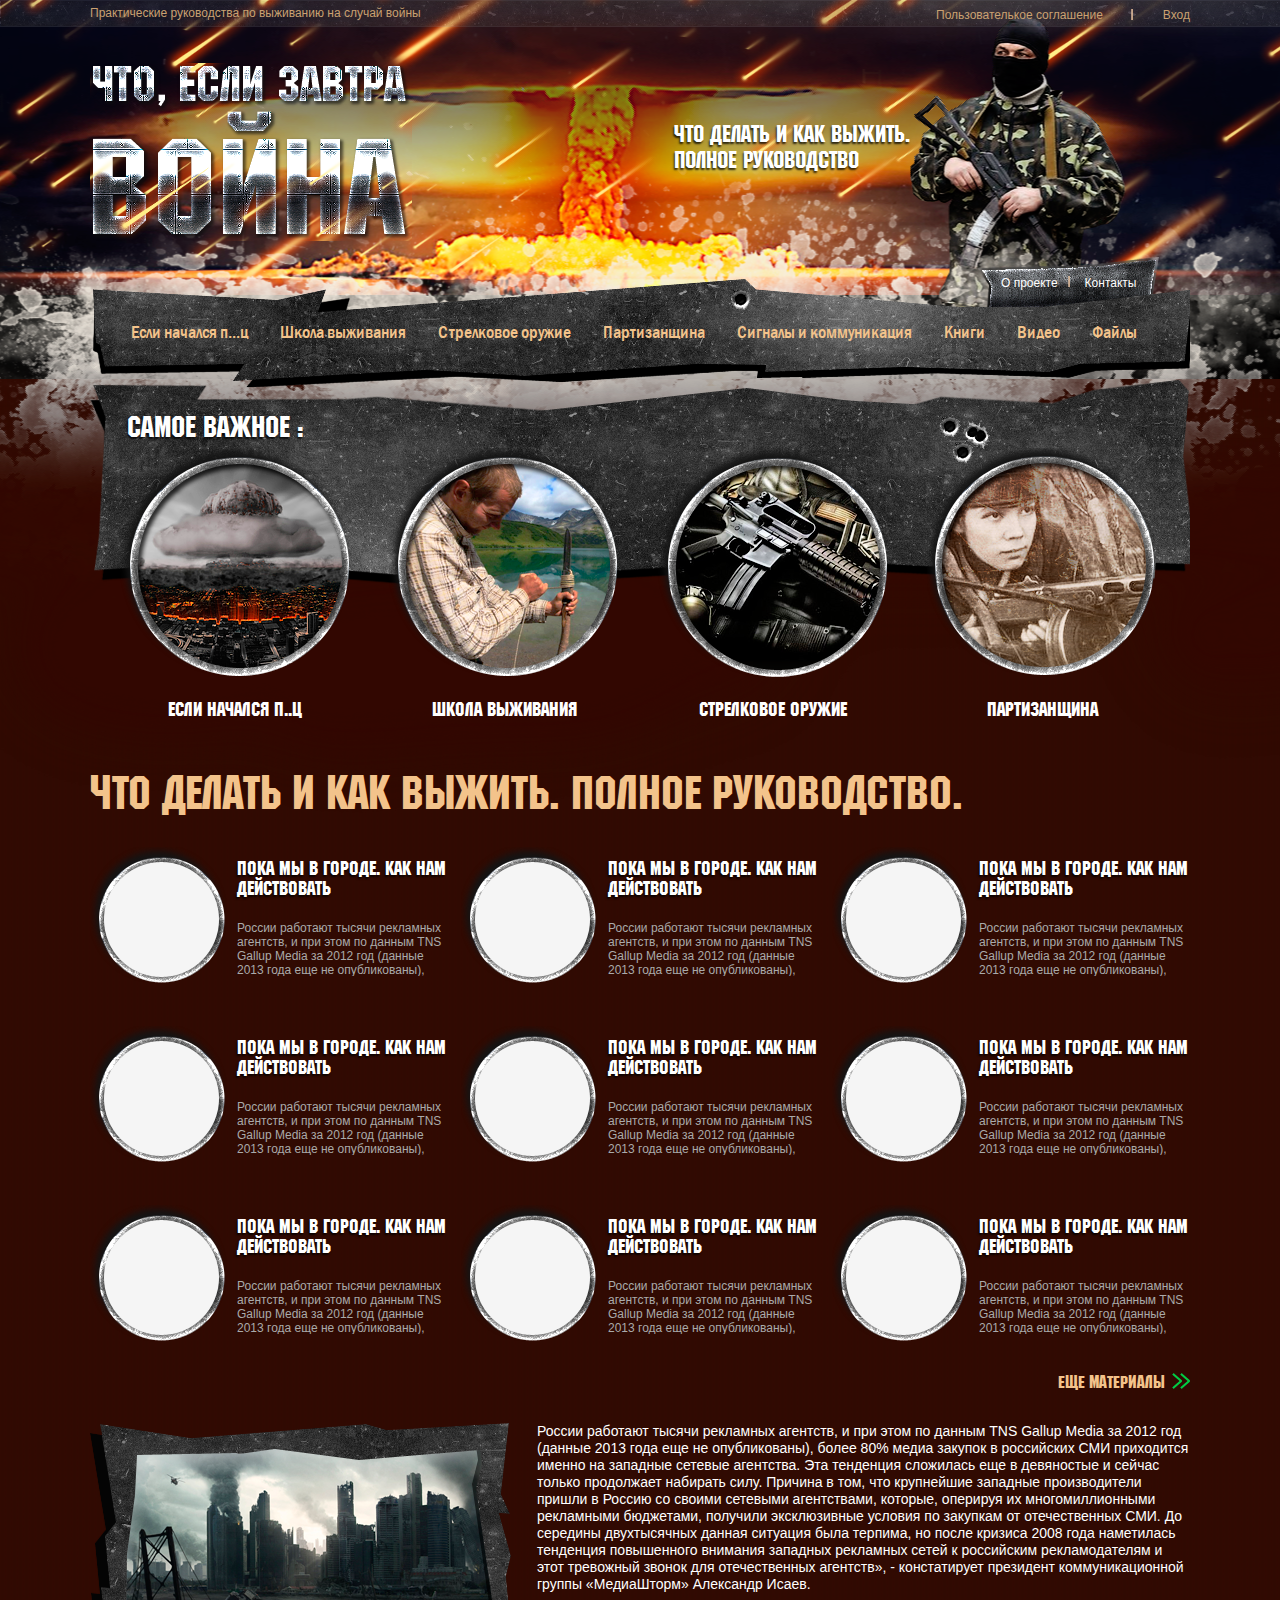
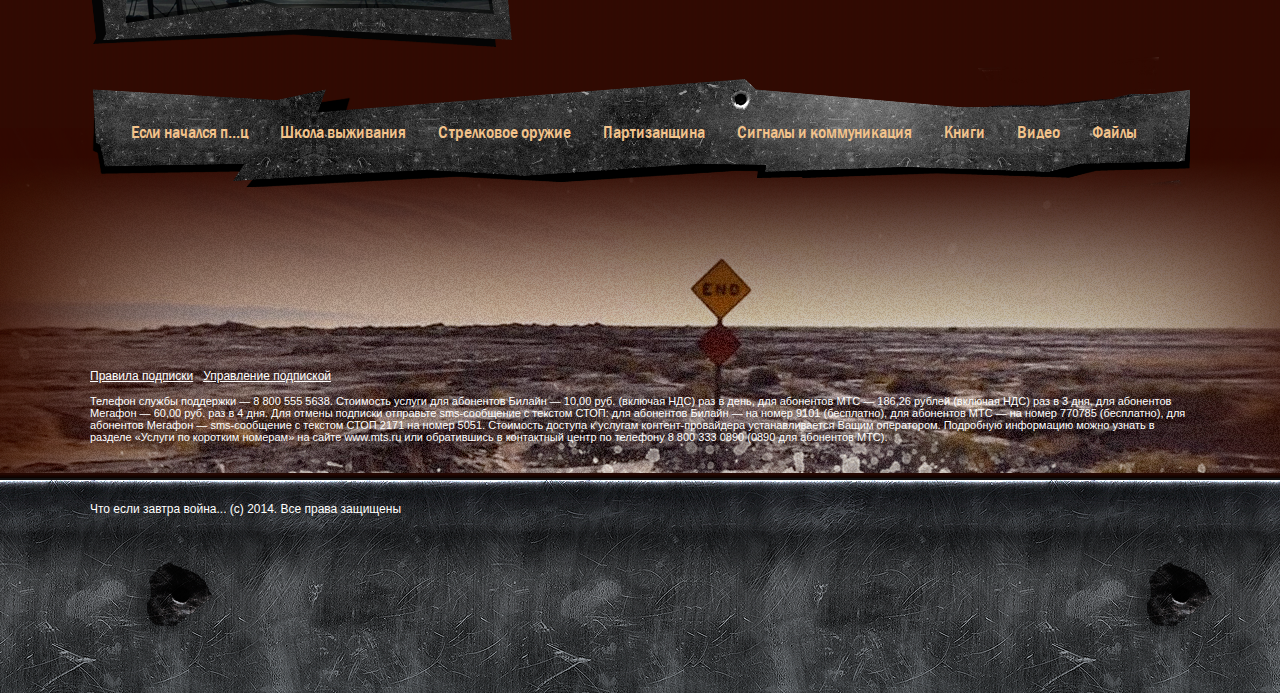
<file: portf/what_if_will_come/index.html>
﻿<!DOCTYPE html>
<html>
<head>
	<title>war page</title>
	<link rel="stylesheet" type="text/css" href="css/style.css">
</head>
<body>

	<header>
		<div class="top-header">
			
			<div class="wrapper">
				<a href="#" class="top-header__link f-left">Практические руководства по выживанию на случай войны</a>

				<ul class="f-right">
					<li class="top-header__item top-header__item--stick">
						<a href="#" class="top-header__link">Пользователькое соглашение</a>
					</li>
					<li class="top-header__item">
						<a href="#" class="top-header__link">Вход</a>
					</li>
				</ul>
			</div>

		</div>

		<div class="center-header">
			
			<div class="wrapper clearfix">
				
				<div class="wrap-logo" itemscope itemtype="http://schema.org/Organization">
				    <a class="logo-link" itemprop="url" href="index.html">
				        <img class="logo-img" itemprop="logo" alt="logo" src="images/markup/logo.png" />
				    </a>
				</div>

				<div class="wrap-text">
					<strong>Что делать и как выжить.</strong>
					<strong>полное руководство</strong>
				</div>

			</div>

		</div>

		<div class="bottom-header">
			
			<div class="wrapper">
				
				<ul class="main-menu-list clearfix">
					<li class="main-menu-list__item"><a href="#" class="main-menu-list__link">Если начался п...ц</a></li>
					<li class="main-menu-list__item"><a href="#" class="main-menu-list__link">Школа выживания</a></li>
					<li class="main-menu-list__item"><a href="#" class="main-menu-list__link">Стрелковое оружие</a></li>
					<li class="main-menu-list__item"><a href="#" class="main-menu-list__link">Партизанщина</a></li>
					<li class="main-menu-list__item"><a href="#" class="main-menu-list__link">Сигналы и коммуникация</a></li>
					<li class="main-menu-list__item"><a href="#" class="main-menu-list__link">Книги</a></li>
					<li class="main-menu-list__item"><a href="#" class="main-menu-list__link">Видео</a></li>
					<li class="main-menu-list__item"><a href="#" class="main-menu-list__link">Файлы</a></li>
				</ul>
				                
                <ul class="main-menu-list--second clearfix">
                    <li class="main-menu-list--second__item top-header__item--stick">
                        <a href="#" class="main-menu-list--second__link">О проекте</a>
                    </li>
                    <li class="main-menu-list--second__item">
                        <a href="#" class="main-menu-list--second__link">Контакты</a>
                    </li>
                </ul>

			</div>

		</div>

	</header>

	<section class="main">

		<div class="wrapper">
			
			<div class="main-top-header">
				
				<strong>самое важное :</strong>
				
				<ul class="important-list clearfix">
					<li class="important-list__item">
						<a href="#" class="important-list__link">
							<img src="images/img-01.png" alt="image-important">
							<strong>Если начался п..ц</strong>
						</a>
					</li>
					<li class="important-list__item">
						<a href="#" class="important-list__link">
							<img src="images/img-02.png" alt="image-important">
							<strong>Школа выживания</strong>
						</a>
					</li>
					<li class="important-list__item">
						<a href="#" class="important-list__link">
							<img src="images/img-03.png" alt="image-important">
							<strong>стрелковое оружие</strong>
						</a>
					</li>
					<li class="important-list__item">
						<a href="#" class="important-list__link">
							<img src="images/img-04.png" alt="image-important">
							<strong>партизанщина</strong>
						</a>
					</li>
				</ul>

			</div>

			<h1>Что делать и как выжить. Полное руководство.</h1>
			
			<ul class="howdoit-list clearfix">
				<li class="howdoit-list__item">
					<a href="#" class="howdoit-list__link">
						<img src="images/img-05.png" alt="image-howdoit">
						<div class="wrap-text__how">
							<strong>
								Пока мы в городе. Как нам  
								действовать
							</strong>
							<p>
								России работают тысячи рекламных агентств, и при этом по данным TNS Gallup Media за 2012 год (данные 2013 года еще не опубликованы), более 80% медиа закупок в российских СМИ приходится именно на западные сетевые агентства. 
							</p>
						</div>
					</a>
				</li>
				<li class="howdoit-list__item">
					<a href="#" class="howdoit-list__link">
						<img src="images/img-05.png" alt="image-howdoit">
						<div class="wrap-text__how">
							<strong>
								Пока мы в городе. Как нам  
								действовать
							</strong>
							<p>
								России работают тысячи рекламных агентств, и при этом по данным TNS Gallup Media за 2012 год (данные 2013 года еще не опубликованы), более 80% медиа закупок в российских СМИ приходится именно на западные сетевые агентства. 
							</p>
						</div>
					</a>
				</li>
				<li class="howdoit-list__item">
					<a href="#" class="howdoit-list__link">
						<img src="images/img-05.png" alt="image-howdoit">
						<div class="wrap-text__how">
							<strong>
								Пока мы в городе. Как нам  
								действовать
							</strong>
							<p>
								России работают тысячи рекламных агентств, и при этом по данным TNS Gallup Media за 2012 год (данные 2013 года еще не опубликованы), более 80% медиа закупок в российских СМИ приходится именно на западные сетевые агентства. 
							</p>
						</div>
					</a>
				</li>
				<li class="howdoit-list__item">
					<a href="#" class="howdoit-list__link">
						<img src="images/img-05.png" alt="image-howdoit">
						<div class="wrap-text__how">
							<strong>
								Пока мы в городе. Как нам  
								действовать
							</strong>
							<p>
								России работают тысячи рекламных агентств, и при этом по данным TNS Gallup Media за 2012 год (данные 2013 года еще не опубликованы), более 80% медиа закупок в российских СМИ приходится именно на западные сетевые агентства. 
							</p>
						</div>
					</a>
				</li>
				<li class="howdoit-list__item">
					<a href="#" class="howdoit-list__link">
						<img src="images/img-05.png" alt="image-howdoit">
						<div class="wrap-text__how">
							<strong>
								Пока мы в городе. Как нам  
								действовать
							</strong>
							<p>
								России работают тысячи рекламных агентств, и при этом по данным TNS Gallup Media за 2012 год (данные 2013 года еще не опубликованы), более 80% медиа закупок в российских СМИ приходится именно на западные сетевые агентства. 
							</p>
						</div>
					</a>
				</li>
				<li class="howdoit-list__item">
					<a href="#" class="howdoit-list__link">
						<img src="images/img-05.png" alt="image-howdoit">
						<div class="wrap-text__how">
							<strong>
								Пока мы в городе. Как нам  
								действовать
							</strong>
							<p>
								России работают тысячи рекламных агентств, и при этом по данным TNS Gallup Media за 2012 год (данные 2013 года еще не опубликованы), более 80% медиа закупок в российских СМИ приходится именно на западные сетевые агентства. 
							</p>
						</div>
					</a>
				</li>
				<li class="howdoit-list__item">
					<a href="#" class="howdoit-list__link">
						<img src="images/img-05.png" alt="image-howdoit">
						<div class="wrap-text__how">
							<strong>
								Пока мы в городе. Как нам  
								действовать
							</strong>
							<p>
								России работают тысячи рекламных агентств, и при этом по данным TNS Gallup Media за 2012 год (данные 2013 года еще не опубликованы), более 80% медиа закупок в российских СМИ приходится именно на западные сетевые агентства. 
							</p>
						</div>
					</a>
				</li>
				<li class="howdoit-list__item">
					<a href="#" class="howdoit-list__link">
						<img src="images/img-05.png" alt="image-howdoit">
						<div class="wrap-text__how">
							<strong>
								Пока мы в городе. Как нам  
								действовать
							</strong>
							<p>
								России работают тысячи рекламных агентств, и при этом по данным TNS Gallup Media за 2012 год (данные 2013 года еще не опубликованы), более 80% медиа закупок в российских СМИ приходится именно на западные сетевые агентства. 
							</p>
						</div>
					</a>
				</li>
				<li class="howdoit-list__item">
					<a href="#" class="howdoit-list__link">
						<img src="images/img-05.png" alt="image-howdoit">
						<div class="wrap-text__how">
							<strong>
								Пока мы в городе. Как нам  
								действовать
							</strong>
							<p>
								России работают тысячи рекламных агентств, и при этом по данным TNS Gallup Media за 2012 год (данные 2013 года еще не опубликованы), более 80% медиа закупок в российских СМИ приходится именно на западные сетевые агентства. 
							</p>
						</div>
					</a>
				</li>
			</ul>

			<div class="wrap-btn">
				<a href="#" class="more-link">Еще материалы</a>
			</div>

			<div class="wrap-teas clearfix">
				
				<img src="images/img-06.png" alt="teaser-img">
				<p>
					России работают тысячи рекламных агентств, и при этом по данным TNS Gallup Media за 2012 год (данные 2013 года еще не опубликованы), более 80% медиа закупок в российских СМИ приходится именно на западные сетевые агентства. Эта тенденция сложилась еще в девяностые и сейчас только продолжает набирать силу. Причина в том, что крупнейшие западные производители пришли в Россию со своими сетевыми агентствами, которые, оперируя их многомиллионными рекламными бюджетами, получили эксклюзивные условия по закупкам от отечественных СМИ. До середины двухтысячных данная ситуация была терпима, но после кризиса 2008 года наметилась тенденция повышенного внимания западных рекламных сетей к российским рекламодателям и этот тревожный звонок для отечественных агентств», - констатирует президент коммуникационной группы «МедиаШторм» Александр Исаев.
				</p>

			</div>

			<ul class="main-menu-list main-menu-list--bottom clearfix">
				<li class="main-menu-list__item"><a href="#" class="main-menu-list__link">Если начался п...ц</a></li>
				<li class="main-menu-list__item"><a href="#" class="main-menu-list__link">Школа выживания</a></li>
				<li class="main-menu-list__item"><a href="#" class="main-menu-list__link">Стрелковое оружие</a></li>
				<li class="main-menu-list__item"><a href="#" class="main-menu-list__link">Партизанщина</a></li>
				<li class="main-menu-list__item"><a href="#" class="main-menu-list__link">Сигналы и коммуникация</a></li>
				<li class="main-menu-list__item"><a href="#" class="main-menu-list__link">Книги</a></li>
				<li class="main-menu-list__item"><a href="#" class="main-menu-list__link">Видео</a></li>
				<li class="main-menu-list__item"><a href="#" class="main-menu-list__link">Файлы</a></li>
			</ul>

		</div>

	</section>
	
	<section class="bottom">

		<div class="wrapper">
			
			<ul class="bottom-list clearfix">
				<li class="bottom-list__item">
					<a href="#" class="bottom-list__link">Правила подписки</a>
				</li>
				<li class="bottom-list__item">
					<a href="#" class="bottom-list__link">Управление подпиской</a>
				</li>
			</ul>
			<p class="bottom-text">
				Телефон службы поддержки — 8 800 555 5638. Стоимость услуги для абонентов Билайн — 10,00 руб. (включая НДС) раз в день, для абонентов МТС — 186,26 рублей (включая НДС) раз в 3 дня, для абонентов 
				Мегафон — 60,00 руб. раз в 4 дня. Для отмены подписки отправьте sms-сообщение с текстом СТОП: для абонентов Билайн — на номер 9101 (бесплатно), для абонентов МТС — на номер 770785 (бесплатно), для 
				абонентов Мегафон — sms-сообщение с текстом СТОП 2171 на номер 5051. Стоимость доступа к услугам контент-провайдера устанавливается Вашим  оператором. Подробную информацию можно узнать в разделе 
				«Услуги по коротким номерам» на сайте www.mts.ru или обратившись в контактный центр по телефону 8 800 333 0890 (0890 для абонентов МТС).
			</p>

		</div>

	</section>

	<footer>
		<div class="wrapper">
				
			<p>Что если завтра война... (c) 2014. Все права защищены</p>

		</div>
	</footer>
</body>
</html>
</file>
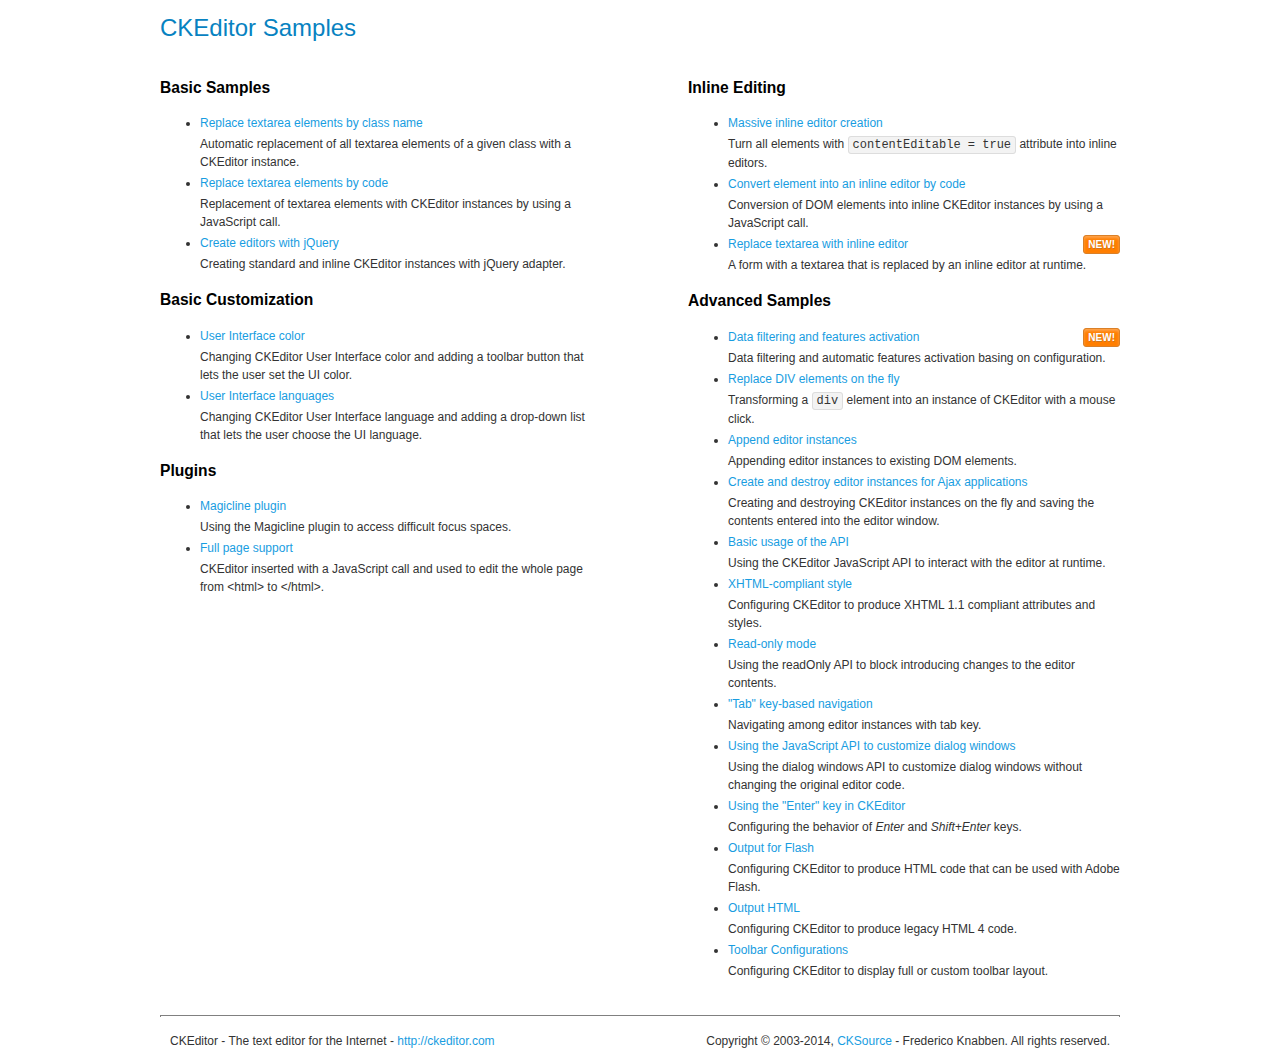
<file: portf/report_admin/ckeditor/samples/index.html>
<!DOCTYPE html>
<!--
Copyright (c) 2003-2014, CKSource - Frederico Knabben. All rights reserved.
For licensing, see LICENSE.md or http://ckeditor.com/license
-->
<html>
<head>
	<meta charset="utf-8">
	<title>CKEditor Samples</title>
	<link rel="stylesheet" href="sample.css">
</head>
<body>
	<h1 class="samples">
		CKEditor Samples
	</h1>
	<div class="twoColumns">
		<div class="twoColumnsLeft">
			<h2 class="samples">
				Basic Samples
			</h2>
			<dl class="samples">
				<dt><a class="samples" href="replacebyclass.html">Replace textarea elements by class name</a></dt>
				<dd>Automatic replacement of all textarea elements of a given class with a CKEditor instance.</dd>

				<dt><a class="samples" href="replacebycode.html">Replace textarea elements by code</a></dt>
				<dd>Replacement of textarea elements with CKEditor instances by using a JavaScript call.</dd>

				<dt><a class="samples" href="jquery.html">Create editors with jQuery</a></dt>
				<dd>Creating standard and inline CKEditor instances with jQuery adapter.</dd>
			</dl>

			<h2 class="samples">
				Basic Customization
			</h2>
			<dl class="samples">
				<dt><a class="samples" href="uicolor.html">User Interface color</a></dt>
				<dd>Changing CKEditor User Interface color and adding a toolbar button that lets the user set the UI color.</dd>

				<dt><a class="samples" href="uilanguages.html">User Interface languages</a></dt>
				<dd>Changing CKEditor User Interface language and adding a drop-down list that lets the user choose the UI language.</dd>
			</dl>


			<h2 class="samples">Plugins</h2>
<dl class="samples">
<dt><a class="samples" href="plugins/magicline/magicline.html">Magicline plugin</a></dt>
<dd>Using the Magicline plugin to access difficult focus spaces.</dd>

<dt><a class="samples" href="plugins/wysiwygarea/fullpage.html">Full page support</a></dt>
<dd>CKEditor inserted with a JavaScript call and used to edit the whole page from &lt;html&gt; to &lt;/html&gt;.</dd>
</dl>
		</div>
		<div class="twoColumnsRight">
			<h2 class="samples">
				Inline Editing
			</h2>
			<dl class="samples">
				<dt><a class="samples" href="inlineall.html">Massive inline editor creation</a></dt>
				<dd>Turn all elements with <code>contentEditable = true</code> attribute into inline editors.</dd>

				<dt><a class="samples" href="inlinebycode.html">Convert element into an inline editor by code</a></dt>
				<dd>Conversion of DOM elements into inline CKEditor instances by using a JavaScript call.</dd>

				<dt><a class="samples" href="inlinetextarea.html">Replace textarea with inline editor</a> <span class="new">New!</span></dt>
				<dd>A form with a textarea that is replaced by an inline editor at runtime.</dd>

				
			</dl>

			<h2 class="samples">
				Advanced Samples
			</h2>
			<dl class="samples">
				<dt><a class="samples" href="datafiltering.html">Data filtering and features activation</a> <span class="new">New!</span></dt>
				<dd>Data filtering and automatic features activation basing on configuration.</dd>

				<dt><a class="samples" href="divreplace.html">Replace DIV elements on the fly</a></dt>
				<dd>Transforming a <code>div</code> element into an instance of CKEditor with a mouse click.</dd>

				<dt><a class="samples" href="appendto.html">Append editor instances</a></dt>
				<dd>Appending editor instances to existing DOM elements.</dd>

				<dt><a class="samples" href="ajax.html">Create and destroy editor instances for Ajax applications</a></dt>
				<dd>Creating and destroying CKEditor instances on the fly and saving the contents entered into the editor window.</dd>

				<dt><a class="samples" href="api.html">Basic usage of the API</a></dt>
				<dd>Using the CKEditor JavaScript API to interact with the editor at runtime.</dd>

				<dt><a class="samples" href="xhtmlstyle.html">XHTML-compliant style</a></dt>
				<dd>Configuring CKEditor to produce XHTML 1.1 compliant attributes and styles.</dd>

				<dt><a class="samples" href="readonly.html">Read-only mode</a></dt>
				<dd>Using the readOnly API to block introducing changes to the editor contents.</dd>

				<dt><a class="samples" href="tabindex.html">"Tab" key-based navigation</a></dt>
				<dd>Navigating among editor instances with tab key.</dd>


				
<dt><a class="samples" href="plugins/dialog/dialog.html">Using the JavaScript API to customize dialog windows</a></dt>
<dd>Using the dialog windows API to customize dialog windows without changing the original editor code.</dd>

<dt><a class="samples" href="plugins/enterkey/enterkey.html">Using the &quot;Enter&quot; key in CKEditor</a></dt>
<dd>Configuring the behavior of <em>Enter</em> and <em>Shift+Enter</em> keys.</dd>

<dt><a class="samples" href="plugins/htmlwriter/outputforflash.html">Output for Flash</a></dt>
<dd>Configuring CKEditor to produce HTML code that can be used with Adobe Flash.</dd>

<dt><a class="samples" href="plugins/htmlwriter/outputhtml.html">Output HTML</a></dt>
<dd>Configuring CKEditor to produce legacy HTML 4 code.</dd>

<dt><a class="samples" href="plugins/toolbar/toolbar.html">Toolbar Configurations</a></dt>
<dd>Configuring CKEditor to display full or custom toolbar layout.</dd>

			</dl>
		</div>
	</div>
	<div id="footer">
		<hr>
		<p>
			CKEditor - The text editor for the Internet - <a class="samples" href="http://ckeditor.com/">http://ckeditor.com</a>
		</p>
		<p id="copy">
			Copyright &copy; 2003-2014, <a class="samples" href="http://cksource.com/">CKSource</a> - Frederico Knabben. All rights reserved.
		</p>
	</div>
</body>
</html>
</file>
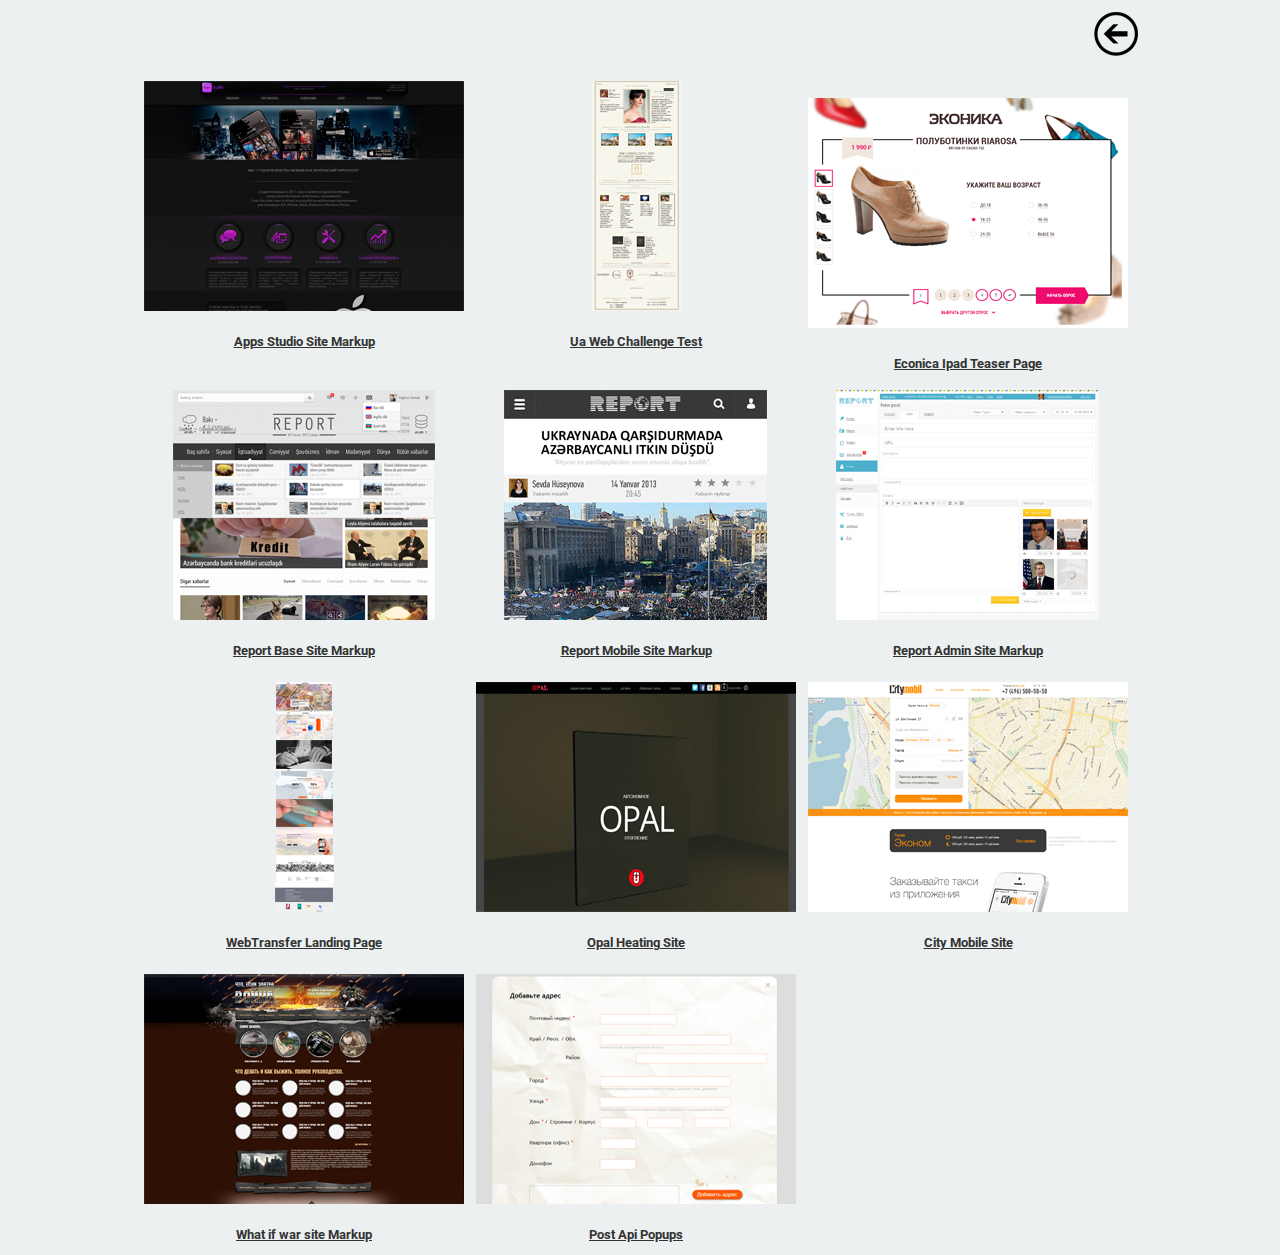
<file: latest.html>
﻿<!doctype html>
<html lang="en">
<head>
	<meta charset="UTF-8">
	<title>Grigoryev</title>
	<link href='http://fonts.googleapis.com/css?family=Roboto:400,700' rel='stylesheet' type='text/css'>
	<link rel="stylesheet" href="css/style.css">
</head>
<body>
	
	<div class="main">

		<header>
			<nav class="main-menu">
				<ul>
					<li class="main-menu__item">
						<a href="index.html" class="social-link portf-link">
							<span class="social-link__wrap social-link__back"></span>
							<span class="social-link__wrap social-link__hover social-link__back--hover"></span>
						</a>
					</li>
				</ul>
			</nav>
		</header>

		<div class="wrap">
			<ul class="thumbs clearfix">

				<li class="thumbs__item">
					<div class="thumbs__link flip-container">
						<div class="flip-card">
							<div class="front face">
								<img src="i/thumbs/thumbs-007.png" alt="thumbs__img" class="thumbs__item--image">
							</div>
							<div class="back face">
								<a target="_blank" href="portf/apps_studio/index.html" class="thumbs__item--caption">Main page</a>
								<a target="_blank" href="portf/apps_studio/solutions2.html" class="thumbs__item--caption">Solutions page</a>
								<a target="_blank" href="portf/apps_studio/how_it_work_2.html" class="thumbs__item--caption">Partnersship page</a>
								<a target="_blank" href="portf/apps_studio/contacts.html" class="thumbs__item--caption">Contacts page</a>
								<a target="_blank" href="portf/apps_studio/portfolio.html" class="thumbs__item--caption">Portfolio page</a>
								<a target="_blank" href="portf/apps_studio/we_are.html" class="thumbs__item--caption">About us page</a>
								<a target="_blank" href="portf/apps_studio/portfolio-work-roll.html" class="thumbs__item--caption">Done project page</a>
							</div>
						</div>
					</div>
					<strong class="thumbs__item--caption thumbs__item--caption--strong"><a target="_blank" href="portf/apps_studio/index.html">Apps Studio Site Markup</a></strong>
				</li>

				<li class="thumbs__item">
					<div class="thumbs__link">
						<img src="i/thumbs/thumbs-002.png" alt="thumbs__img" class="thumbs__item--image">
					</div>
					<strong class="thumbs__item--caption thumbs__item--caption--strong"><a href="portf/ua_web_challenge/index.html" target="_blank">Ua Web Challenge Test<a></strong>
				</li>

				<li class="thumbs__item">
					<div class="thumbs__link">
						<img src="i/thumbs/thumbs-003.png" alt="thumbs__img" class="thumbs__item--image">
					</div>
					<strong class="thumbs__item--caption thumbs__item--caption--strong"><a href="portf/econica/index.html" target="_blank">Econica Ipad Teaser Page</a></strong>
				</li>

				<li class="thumbs__item">
					<div class="thumbs__link flip-container">
						<div class="flip-card">
							<div class="front face">
								<img src="i/thumbs/thumbs-004.png" alt="thumbs__img" class="thumbs__item--image">
							</div>
							<div class="back face">
								<a target="_blank" href="portf/report_base/index.html" class="thumbs__item--caption">Main page</a>
								<a target="_blank" href="portf/report_base/article-big-page.html" class="thumbs__item--caption">Article page</a>
								<a target="_blank" href="portf/report_base/author-profile.html" class="thumbs__item--caption">Author profile page</a>
								<a target="_blank" href="portf/report_base/search-category-page.html" class="thumbs__item--caption">Search category page</a>
								<a target="_blank" href="portf/report_base/short-news-page.html" class="thumbs__item--caption">News short-list page</a>
							</div>
						</div>
					</div>
					<strong class="thumbs__item--caption thumbs__item--caption--strong"><a target="_blank" href="portf/report_base/index.html">Report Base Site Markup</a></strong>
				</li>

				<li class="thumbs__item">
					<div class="thumbs__link flip-container">
						<div class="flip-card">
							<div class="front face">
								<img src="i/thumbs/thumbs-005.png" alt="thumbs__img" class="thumbs__item--image">
							</div>
							<div class="back face">
								<a target="_blank" href="portf/report_mobile/index.html" class="thumbs__item--caption">Main page</a>
								<a target="_blank" href="portf/report_mobile/author.html" class="thumbs__item--caption">Author page</a>
								<a target="_blank" href="portf/report_mobile/category.html" class="thumbs__item--caption">Category news page</a>
								<a target="_blank" href="portf/report_mobile/currency.html" class="thumbs__item--caption">Currency page</a>
								<a target="_blank" href="portf/report_mobile/forecast.html" class="thumbs__item--caption">Forecast page</a>
							</div>
						</div>
					</div>
					<strong class="thumbs__item--caption thumbs__item--caption--strong"><a target="_blank" href="portf/report_mobile/index.html">Report Mobile Site Markup</a></strong>
				</li>

				<li class="thumbs__item">
					<div class="thumbs__link flip-container">
						<div class="flip-card">
							<div class="front face">
								<img src="i/thumbs/thumbs-006.png" alt="thumbs__img" class="thumbs__item--image">
							</div>
							<div class="back face">
								<a target="_blank" href="portf/report_admin/index.html" class="thumbs__item--caption">Main page</a>
								<a target="_blank" href="portf/report_admin/manage.html" class="thumbs__item--caption">Manage posts page</a>
								<a target="_blank" href="portf/report_admin/posts.html" class="thumbs__item--caption">Posts page</a>
							</div>
						</div>
					</div>
					<strong class="thumbs__item--caption thumbs__item--caption--strong"><a target="_blank" href="portf/report_admin/index.html">Report Admin Site Markup</a></strong>
				</li>

				<li class="thumbs__item">
					<div class="thumbs__link">
						<img src="i/thumbs/thumbs-001.png" alt="thumbs__img" class="thumbs__item--image">
					</div>
					<strong class="thumbs__item--caption thumbs__item--caption--strong"><a href="portf/webtransfer/index.html" target="_blank">WebTransfer Landing Page</a></strong>
				</li>

				<li class="thumbs__item">
					<div class="thumbs__link">
						<img src="i/thumbs/thumbs-008.png" alt="thumbs__img" class="thumbs__item--image">
					</div>
					<strong class="thumbs__item--caption thumbs__item--caption--strong"><a href="http://www.opal375.ru" target="_blank">Opal Heating Site</a></strong>
				</li>

				<li class="thumbs__item">
					<div class="thumbs__link">
						<img src="i/thumbs/thumbs-009.png" alt="thumbs__img" class="thumbs__item--image">
					</div>
					<strong class="thumbs__item--caption thumbs__item--caption--strong"><a href="portf/citymobile/index.html" target="_blank">City Mobile Site</a></strong>
				</li>
				
				<li class="thumbs__item">
					<div class="thumbs__link flip-container">
						<div class="flip-card">
							<div class="front face">
								<img src="i/thumbs/thumbs-010.png" alt="thumbs__img" class="thumbs__item--image">
							</div>
							<div class="back face">
								<a target="_blank" href="portf/what_if_will_come/index.html" class="thumbs__item--caption">Main page</a>
								<a target="_blank" href="portf/what_if_will_come/book_page.html" class="thumbs__item--caption">Posts page</a>
								<a target="_blank" href="portf/what_if_will_come/video_page.html" class="thumbs__item--caption">Video posts page</a>
								<a target="_blank" href="portf/what_if_will_come/payment1.html" class="thumbs__item--caption">Payment 1 Pop-up</a>
								<a target="_blank" href="portf/what_if_will_come/payment2.html" class="thumbs__item--caption">Payment 2 Pop-up</a>
								<a target="_blank" href="portf/what_if_will_come/payment3.html" class="thumbs__item--caption">Payment 3 Pop-up</a>
							</div>
						</div>
					</div>
					<strong class="thumbs__item--caption thumbs__item--caption--strong"><a target="_blank" href="portf/what_if_will_come/index.html">What if war site Markup</a></strong>
				</li>

				<li class="thumbs__item">
					<div class="thumbs__link">
						<img src="i/thumbs/thumbs-011.png" alt="thumbs__img" class="thumbs__item--image">
					</div>
					<strong class="thumbs__item--caption thumbs__item--caption--strong"><a href="portf/postapi/index.html" target="_blank">Post Api Popups</a></strong>
				</li>
			</ul>
		</div>
	</div>
	
	<script src="http://ajax.googleapis.com/ajax/libs/jquery/1.11.1/jquery.min.js"></script>
	<script src="js/script.js"></script>
</body>
</html>
</file>
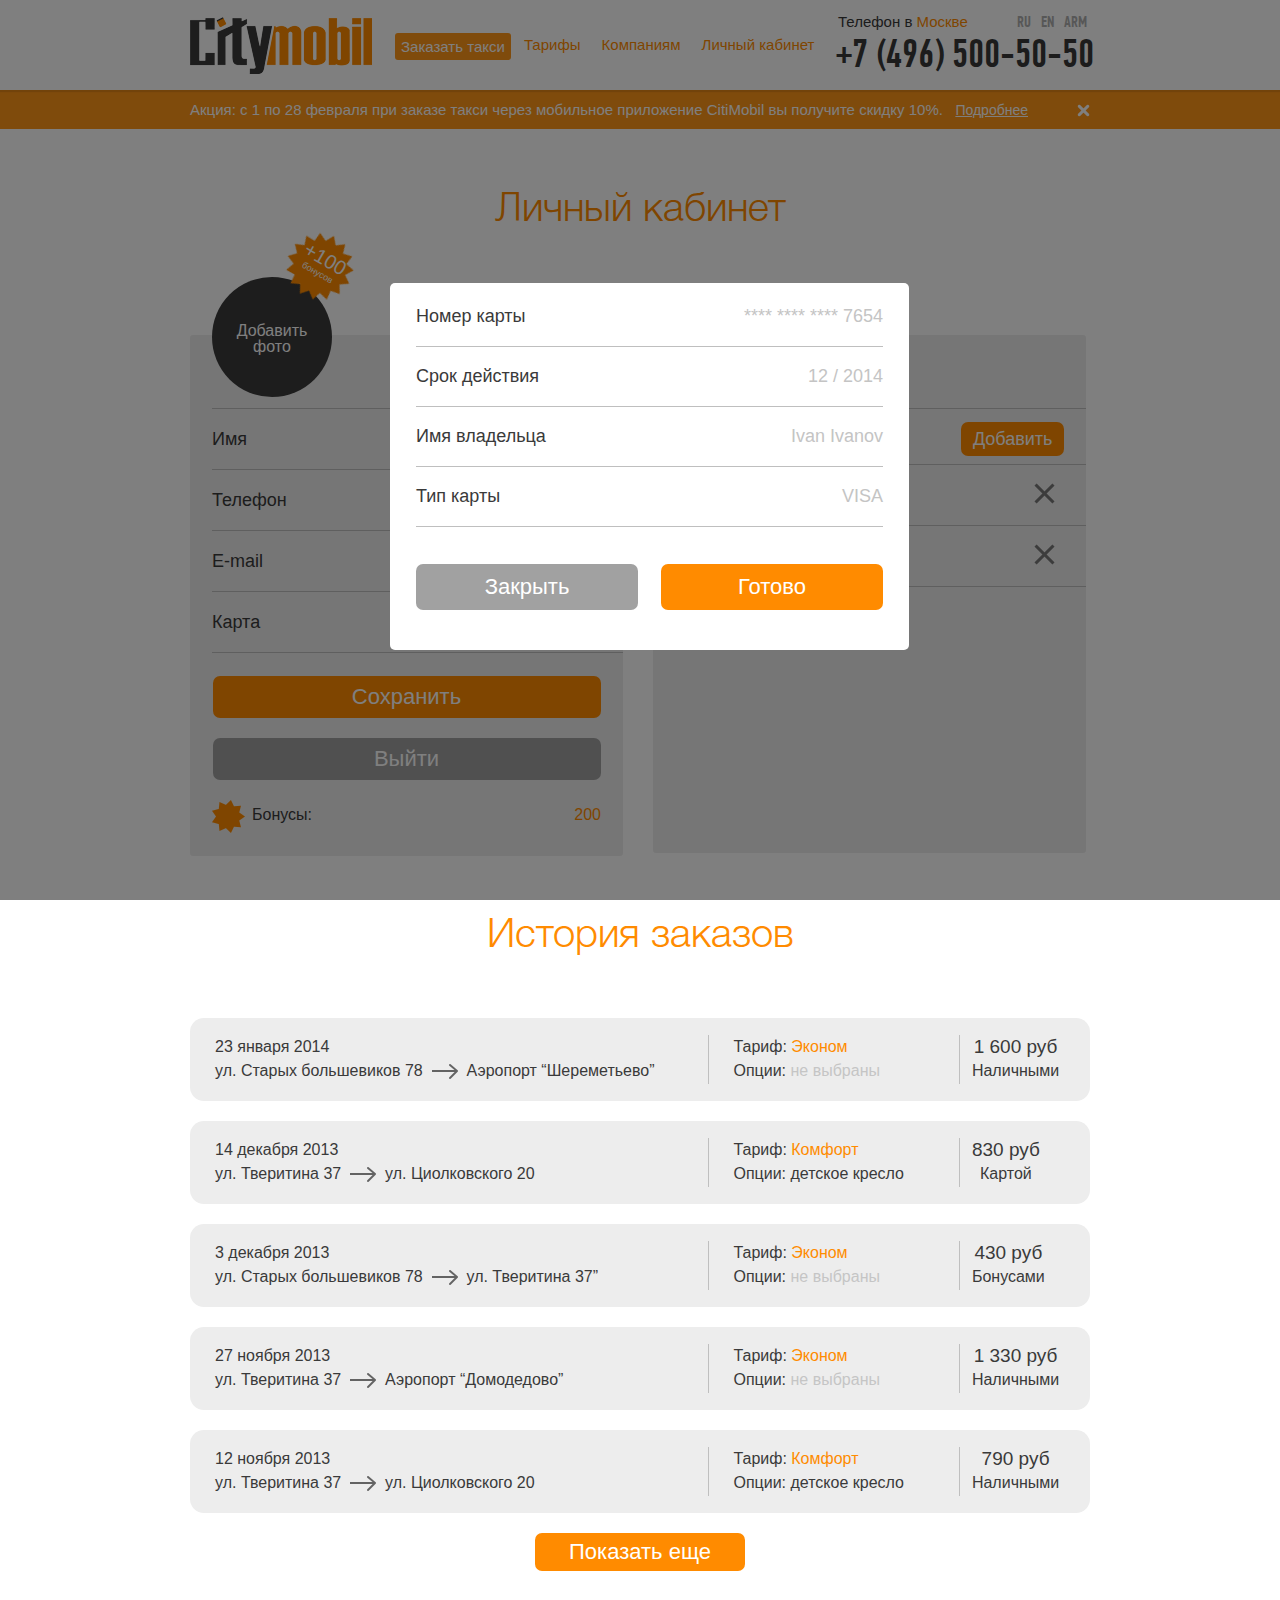
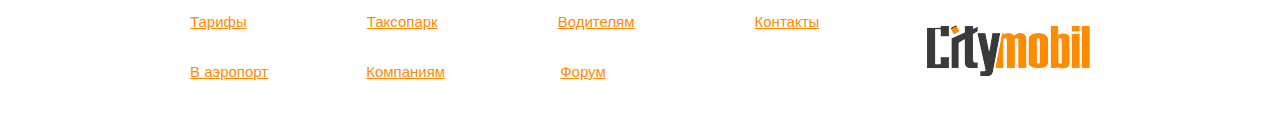
<file: portf/citymobile/cabinet.html>
<!doctype html>
<html lang="en">
<head>
	<meta charset="UTF-8">
	<title>CityMobil</title>
	<link rel="stylesheet" href="css/style.css">
	<!--[if IE]><script src="http://html5shiv.googlecode.com/svn/trunk/html5.js"></script><![endif]-->
	<!--[if IE]><link rel="stylesheet" href="css/ie.css"><![endif]-->
</head>
<body>
	<header>
		<div class="container">
			<a href="#" class="logo"><img src="i/markup/logo.png" alt="logo"></a>
			<a class="main-link order-taxi" href="#">Заказать такси</a>
			<ul class="main-nav cabinet-nav">
				<li><a class="main-link" href="#">Тарифы</a></li>
				<li><a class="main-link" href="#">Компаниям</a></li>
				<li><a class="main-link" href="#">Личный кабинет</a></li>
			</ul>
			<dl class="main-phone">
				<dt>Телефон в 
				<a id="change-city-number" class="main-link" href="#"><span>Москве</span>
					<ul class="dropdown-city">
						<li>Москве</li>
						<li>Киеве</li>
						<li>Ереване</li>
					</ul>
				</a>
				</dt>
				<dd>+7 (496) 500-50-50</dd>
				<dd class="languages">
					<a href="#" class="lang">RU</a>
					<a href="#" class="lang">EN</a>
					<a href="#" class="lang">ARM</a>
				</dd>
			</dl>			
		</div>
	</header>
	<section class="action">
		<div class="container">
			<p>Акция: с 1 по 28 февраля при заказе такси через мобильное приложение CitiMobil вы получите скидку 10%.</p>
			<a href="#" class="abs detail">Подробнее</a>
			<a href="#" class="abs close-action"></a>
		</div>
	</section>
	<section class="pers-cabinet">
		<div class="container">
			<h2 class="cont-header">Личный кабинет</h2>
			<div class="grey-field first-gr">
				<form class="personal-data" action="index.html">
					<div class="add-file">
						<div class="photo">
							<span class="add-photo">Добавить<br>фото</span>
								<div class="bon">+100<br><span class="bon-amount">бонусов</span></div>
						</div>
					</div>
					<ul class="in-gr data-cont">
						<li class="in-gr-item"><label>Имя<input class="name-street" type="text" placeholder="Не указано"></label></li>
						<li class="in-gr-item"><label>Телефон<input id="phNum" class="name-street or-i" type="text" placeholder="8 (987) 654-32-11"></label></li>
						<li class="in-gr-item"><label>E-mail<input class="name-street or-i" type="text" placeholder="taxiuser@gmail.com"></label></li>
						<li class="in-gr-item">
							<span>Карта</span>
							<a class="or-button to-right tie" href="#">Привязать</a>
						</li>
					</ul>
					<button class="or-button submit-button" type="submit">Сохранить</button>
					<button class="gr-button submit-button" type="submit">Выйти</button>
				</form>
				<div class="bonus">Бонусы:<span class="bonus-amount to-right">200</span></div>
			</div>
			<div class="grey-field">
				<h5>Избранные адреса</h5>
				<ul class="in-gr adr">
					<li class="in-gr-item"><input class="name-street" id="newStreet" type="text" placeholder="Улица, дом, корпус"><a class="or-button add-adress to-right" href="#">Добавить</a></li>
					<li class="in-gr-item">ул. Луначарского 53<a href="#" class="close-item"></a></li>
					<li class="in-gr-item">ул. Тверитина 37<a href="#" class="close-item"></a></li>
				</ul>
			</div>
		</div>		
	</section>
	<section class="history">
		<div class="container">
			<h2 class="cont-header">История заказов</h2>
			<div class="order-container">
				<div class="order-c-item">
					<div class="when-where i-b">
						<div class="when">23 января 2014</div>
						<div class="where">ул. Старых большевиков 78&nbsp;&nbsp;<span class="arrow-w i-b"></span>&nbsp;&nbsp;Аэропорт “Шереметьево”</div>
					</div>
					<div class="tar i-b">
						<div class="tarif">Тариф:&nbsp;<span class="tar-name">Эконом</span></div>
						<div class="options-t">Опции:&nbsp;<span class="opt-name disabled">не выбраны</span></div>
					</div>
					<div class="price i-b">
						<div class="sum">1 600 руб</div>
						<div class="manner-of-payment">Наличными</div>
					</div>
				</div>
				<div class="order-c-item">
					<div class="when-where i-b">
						<div class="when">14 декабря 2013</div>
						<div class="where">ул. Тверитина 37&nbsp;&nbsp;<span class="arrow-w i-b"></span>&nbsp;&nbsp;ул. Циолковского 20</div>
					</div>
					<div class="tar i-b">
						<div class="tarif">Тариф:&nbsp;<span class="tar-name">Комфорт</span></div>
						<div class="options-t">Опции:&nbsp;<span class="opt-name">детское кресло</span></div>
					</div>
					<div class="price i-b">
						<div class="sum">830 руб</div>
						<div class="manner-of-payment">Картой</div>
					</div>
				</div>
				<div class="order-c-item">
					<div class="when-where i-b">
						<div class="when">3 декабря 2013</div>
						<div class="where">ул. Старых большевиков 78&nbsp;&nbsp;<span class="arrow-w i-b"></span>&nbsp;&nbsp;ул. Тверитина 37”</div>
					</div>
					<div class="tar i-b">
						<div class="tarif">Тариф:&nbsp;<span class="tar-name">Эконом</span></div>
						<div class="options-t">Опции:&nbsp;<span class="opt-name disabled">не выбраны</span></div>
					</div>
					<div class="price i-b">
						<div class="sum">430 руб</div>
						<div class="manner-of-payment">Бонусами</div>
					</div>
				</div>
				<div class="order-c-item">
					<div class="when-where i-b">
						<div class="when">27 ноября 2013</div>
						<div class="where">ул. Тверитина 37&nbsp;&nbsp;<span class="arrow-w i-b"></span>&nbsp;&nbsp;Аэропорт “Домодедово”</div>
					</div>
					<div class="tar i-b">
						<div class="tarif">Тариф:&nbsp;<span class="tar-name">Эконом</span></div>
						<div class="options-t">Опции:&nbsp;<span class="opt-name disabled">не выбраны</span></div>
					</div>
					<div class="price i-b">
						<div class="sum">1 330 руб</div>
						<div class="manner-of-payment">Наличными</div>
					</div>
				</div>
				<div class="order-c-item">
					<div class="when-where i-b">
						<div class="when">12 ноября 2013</div>
						<div class="where">ул. Тверитина 37&nbsp;&nbsp;<span class="arrow-w i-b"></span>&nbsp;&nbsp;ул. Циолковского 20</div>
					</div>
					<div class="tar i-b">
						<div class="tarif">Тариф:&nbsp;<span class="tar-name">Комфорт</span></div>
						<div class="options-t">Опции:&nbsp;<span class="opt-name">детское кресло</span></div>
					</div>
					<div class="price i-b">
						<div class="sum">790 руб</div>
						<div class="manner-of-payment">Наличными</div>
					</div>
				</div>
			</div>
		</div>
		<a href="#" class="or-button submit-button show-all">Показать еще</a>
	</section>
	<footer>
		<div class="container">
			<a href="#" class="logo"><img src="i/markup/logo-mini.png" alt="logo"></a>
			<ul>
				<li><a href="#">Тарифы</a></li>
				<li><a href="#">Таксопарк</a></li>
				<li><a href="#">Водителям</a></li>
				<li><a href="#">Контакты</a></li>
			</ul>
			<ul class="bottom-menu">
				<li><a href="#">В аэропорт</a></li>
				<li><a href="#">Компаниям</a></li>
				<li><a href="#">Форум</a></li>
			</ul>
		</div>
	</footer>

	<div class="ho-hide visible"></div>
	<div class="pop-up card-edit visible">
		<ul class="c-e-list">
			<li class="c-e-item">
				<span class="c-e-name">Номер карты</span>
				<span class="c-e-descr">**** **** **** 7654</span>
				<div class="clr"></div>
			</li>
			<li class="c-e-item">
				<span class="c-e-name">Срок действия</span>
				<span class="c-e-descr">12 / 2014</span>
				<div class="clr"></div>				
			</li>
			<li class="c-e-item">
				<span class="c-e-name">Имя владельца</span>
				<span class="c-e-descr">Ivan Ivanov</span>
				<div class="clr"></div>				
			</li>
			<li class="c-e-item">
				<span class="c-e-name">Тип карты</span>
				<span class="c-e-descr">VISA</span>
				<div class="clr"></div>				
			</li>
		</ul>
		<a href="#" class="gr-button close-pop-up">Закрыть</a>
		<a href="#" class="or-button">Готово</a>
	</div>
	<script src="http://ajax.googleapis.com/ajax/libs/jquery/1.10.2/jquery.min.js"></script>
	<script src="js/jquery.maskedinput.min.js"></script>
	
	<script src="js/script.js"></script>
</body>
</html>
</file>
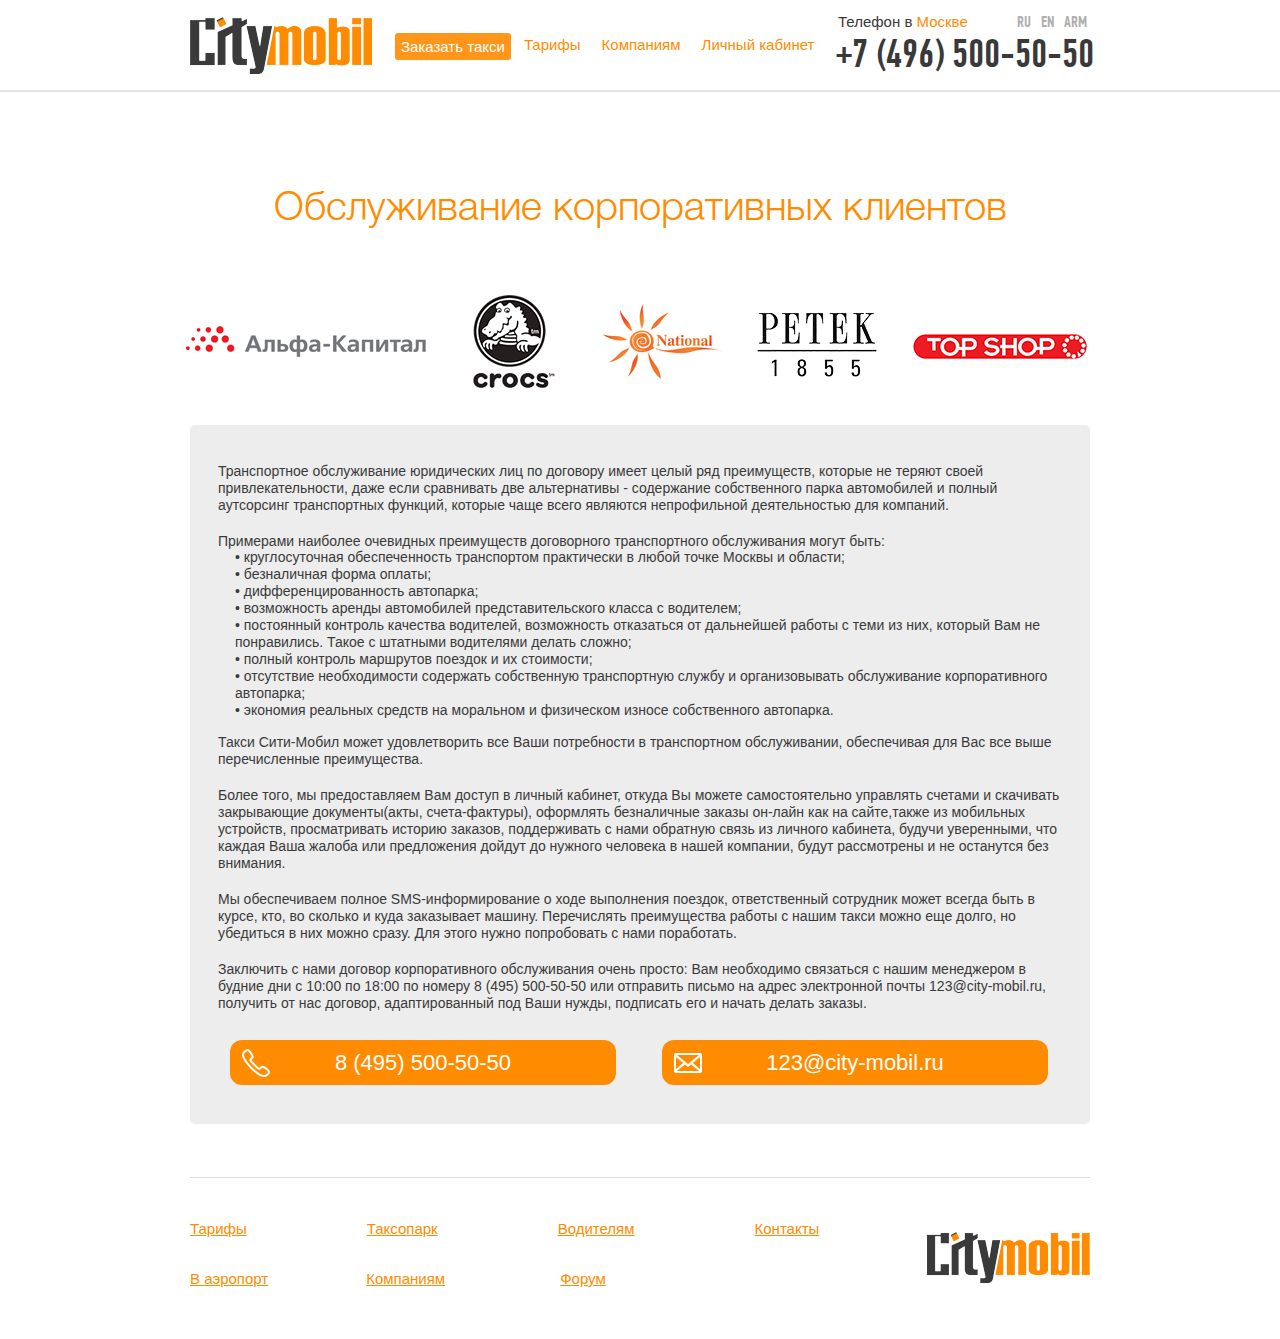
<file: portf/citymobile/companies.html>
<!doctype html>
<html lang="en">
<head>
	<meta charset="UTF-8">
	<title>CityMobil</title>
	<link rel="stylesheet" href="css/style.css">
	<!--[if IE]><script src="http://html5shiv.googlecode.com/svn/trunk/html5.js"></script><![endif]-->
	<!--[if IE]><link rel="stylesheet" href="css/ie.css"><![endif]-->
</head>
<body>
	<header>
		<div class="container">
			<a href="#" class="logo"><img src="i/markup/logo.png" alt="logo"></a>
			<a class="main-link order-taxi" href="#">Заказать такси</a>
			<ul class="main-nav cabinet-nav">
				<li><a class="main-link" href="#">Тарифы</a></li>
				<li><a class="main-link" href="#">Компаниям</a></li>
				<li><a class="main-link" href="#">Личный кабинет</a></li>
			</ul>
			<dl class="main-phone">
				<dt>Телефон в 
				<a id="change-city-number" class="main-link" href="#"><span>Москве</span>
					<ul class="dropdown-city">
						<li>Москве</li>
						<li>Киеве</li>
						<li>Ереване</li>
					</ul>
				</a>
				</dt>
				<dd>+7 (496) 500-50-50</dd>
				<dd class="languages">
					<a href="#" class="lang">RU</a>
					<a href="#" class="lang">EN</a>
					<a href="#" class="lang">ARM</a>
				</dd>
			</dl>			
		</div>
	</header>
	<section class="service">
		<div class="container">
			<h2 class="cont-header">Обслуживание корпоративных клиентов</h2>
			<div class="comp-cont">
				<div class="company i-b first-gr"><img src="i/company1.png" width="240" height="31" alt="alpha"></div>
				<div class="company i-b"><img src="i/company2.png" width="82" height="93" alt="cross"></div>				
				<div class="company i-b"><img src="i/company4.png" width="120" height="76" alt="national"></div>
				<div class="company i-b forth-gr"><img src="i/company5.png" width="120" height="64" alt="petek"></div>
				<div class="company i-b fifth-gr"><img src="i/company3.png" width="180" height="31" alt="top-shop"></div>
			</div>
			<div class="comp-descr">
				<p>Транспортное обслуживание юридических лиц по договору имеет целый ряд преимуществ, которые не теряют своей привлекательности, даже если сравнивать две альтернативы - содержание собственного парка автомобилей и полный аутсорсинг транспортных функций, которые чаще всего являются непрофильной деятельностью для компаний.</p>
				<p>Примерами наиболее очевидных преимуществ договорного транспортного обслуживания могут быть:</p>
				<ul class="comp-descr-list">
					<li>•  круглосуточная обеспеченность транспортом практически в любой точке Москвы и области;</li>
					<li>•  безналичная форма оплаты;</li>
					<li>•  дифференцированность автопарка;</li>
					<li>•  возможность аренды автомобилей представительского класса с водителем;</li>
					<li>•  постоянный контроль качества водителей, возможность отказаться от дальнейшей работы с теми из них, который Вам не понравились. Такое с штатными водителями делать сложно;</li>
					<li>•  полный контроль маршрутов поездок и их стоимости;</li>
					<li>• отсутствие необходимости содержать собственную транспортную службу и организовывать обслуживание корпоративного автопарка;</li>
					<li>•  экономия реальных средств на моральном и физическом износе собственного автопарка.</li>
				</ul>
					<p>Такси Сити-Мобил может удовлетворить все Ваши потребности в транспортном обслуживании, обеспечивая для Вас все выше перечисленные преимущества.</p>
					<p>Более того, мы предоставляем Вам доступ в личный кабинет, откуда Вы можете самостоятельно управлять счетами и скачивать закрывающие документы(акты, счета-фактуры), оформлять безналичные заказы он-лайн как на сайте,также из мобильных устройств, просматривать историю заказов, поддерживать с нами обратную связь из личного кабинета, будучи уверенными, что каждая Ваша жалоба или предложения дойдут до нужного человека в нашей компании, будут рассмотрены и не останутся без внимания.</p>
					<p>Мы обеспечиваем полное SMS-информирование о ходе выполнения поездок, ответственный сотрудник может всегда быть в курсе, кто, во сколько и куда заказывает машину. Перечислять преимущества работы с нашим такси можно еще долго, но убедиться в них можно сразу. Для этого нужно попробовать с нами поработать.</p>
					<p>Заключить с нами договор корпоративного обслуживания очень просто: Вам необходимо связаться с нашим менеджером в будние дни с 10:00 по 18:00 по номеру 8 (495) 500-50-50 или отправить письмо на адрес электронной почты 123@city-mobil.ru, получить от нас договор, адаптированный под Ваши нужды, подписать его и начать делать заказы.</p>		
					<a href="#" class="or-button ph-but"><span class="ph">8 (495) 500-50-50</span></a>
					<a href="#" class="or-button mail-but"><span class="mail">123@city-mobil.ru</span></a>
					<div class="clr"></div>	
			</div>
			<div class="gr-line"></div>

		</div>
		
	</section>
	<footer>
		<div class="container">
			<a href="#" class="logo"><img src="i/markup/logo-mini.png" alt="logo"></a>
			<ul>
				<li><a href="#">Тарифы</a></li>
				<li><a href="#">Таксопарк</a></li>
				<li><a href="#">Водителям</a></li>
				<li><a href="#">Контакты</a></li>
			</ul>
			<ul class="bottom-menu">
				<li><a href="#">В аэропорт</a></li>
				<li><a href="#">Компаниям</a></li>
				<li><a href="#">Форум</a></li>
			</ul>
		</div>
	</footer>

	<div class="ho-hide"></div>
	<div class="pop-up"></div>
	<script src="http://ajax.googleapis.com/ajax/libs/jquery/1.10.2/jquery.min.js"></script>
	<script src="js/jquery.maskedinput.min.js"></script>
	
	<script src="js/script.js"></script>
</body>
</html>
</file>
<file: portf/citymobile/css/style.css>
@font-face {
  font-family: "PFDinTextCompPro";
  src: url('../fonts/pfdintextcomppro-medium-webfont.eot');
    src: url('../fonts/pfdintextcomppro-medium-webfont.eot?#iefix') format('embedded-opentype'),
         url('../fonts/pfdintextcomppro-medium-webfont.woff') format('woff'),
         url('../fonts/pfdintextcomppro-medium-webfont.ttf') format('truetype');
         /* src: url(../fonts/pfdintextcomppro-medium-webfont.svg); */
    font-weight: normal;
    font-style: normal;  
}

@font-face {
  font-family: "HelveticaNeueThin";
  src: url(../fonts/HelveticaNeueCyr-Thin.otf);
}

@font-face {
  font-family: "HelveticaNeueLight";
  src: url(../fonts/HelveticaNeueCyr-Light.otf);
}

@font-face {
  font-family: "HelveticaNeueRoman";
  src: url(../fonts/HelveticaNeueCyr-Roman.otf);
}

@font-face {
  font-family: "MyriadProRegular";
  src: url(../fonts/MyriadPro-Regular.otf);
}

@font-face {
  font-family: "MyriadProSemiBold";
  src: url(../fonts/MyriadPro-Semibold.otf);
}

/*------------------Reset start----------------------*/
/* line 42, style.scss */
html, body, div, span, applet, object, iframe,
h1, h2, h3, h4, h5, h6, p, blockquote, pre,
a, abbr, acronym, address, big, cite, code,
del, dfn, em, img, ins, kbd, q, s, samp,
small, strike, strong, sub, sup, tt, var,
b, u, i, center,
dl, dt, dd, ol, ul, li,
fieldset, form, label, legend,
table, caption, tbody, tfoot, thead, tr, th, td,
article, aside, canvas, details, embed,
figure, figcaption, footer, header, hgroup,
menu, nav, output, ruby, section, summary,
time, mark, audio, video {
  margin: 0;
  padding: 0;
  border: 0;
  font-size: 100%;
  font: inherit;
  vertical-align: baseline;
}

/* HTML5 display-role reset for older browsers */
/* line 52, style.scss */
article, aside, details, figcaption, figure,
footer, header, hgroup, menu, nav, section {
  display: block;
}

/* line 55, style.scss */
body {
  line-height: 1;
  font-family: Arial, Helvetica, sans-serif;
}

/* line 58, style.scss */
ol, ul {
  list-style: none;
}

/* line 61, style.scss */
blockquote, q {
  quotes: none;
}

/* line 65, style.scss */
blockquote:before, blockquote:after,
q:before, q:after {
  content: '';
  content: none;
}

/* line 69, style.scss */
table {
  border-collapse: collapse;
  border-spacing: 0;
}

/* line 73, style.scss */
a {
  text-decoration: none;
}

/*------------------Reset end----------------------*/
/*------------------Main start----------------------*/
/* line 80, style.scss */
.container {
  width: 900px;
  margin: 0 auto;
  min-height: 10px;
  position: relative;
}

/* line 85, style.scss */
header {
  background-color: #fff;
  /* layer fill content */
  -moz-box-shadow: 0 2px 1px rgba(0, 0, 0, 0.1);
  /* drop shadow */
  -webkit-box-shadow: 0 2px 1px rgba(0, 0, 0, 0.1);
  /* drop shadow */
  box-shadow: 0 2px 1px rgba(0, 0, 0, 0.1);
  /* drop shadow */
  height: 90px;
  position: relative;
  z-index: 9999;
}

/* line 94, style.scss */
.main {
  height: 680px;
}

/* line 97, style.scss */
.content {
  height: 535px;
}

/* line 100, style.scss */
.middle {
  height: 340px;
  background-color: #ededed;
  /* layer fill content */
}

/* line 104, style.scss */
footer {
  height: 155px;
}

/* line 107, style.scss */
a.main-link {
  color: #ff8b00;
  /* text color */
  font-family: "Arial";
  font-size: 15px;
}
/* line 112, style.scss */
a.main-link span:hover {
  border-bottom: 1px dashed #ff8b00;
}
/* line 116, style.scss */
a.main-link:hover {
  border-bottom: 1px dashed #ff8b00;
}

/* line 120, style.scss */
select {
  color: #FF8B00;
}
/* line 122, style.scss */
select:focus {
  outline: none;
}

.abs {
  position: absolute;
}

.or-i {
  color: #ff8b00;
}

.or-i::-webkit-input-placeholder{color: #ff8b00;}
.or-i:-moz-placeholder{color: #ff8b00;}
.or-i:-ms-input-placeholder{color: #ff8b00;}

.or-button, .gr-button {
  display: block;
  background: #ff8b00;
  border-radius: 7px;
  padding: 8px 12px;
  float: left;
  color: #fff;
}

.gr-button {
  background: #a1a1a1;
}

.submit-button {
  float: none;
  width: 100%;
  border: 0;
  outline: none;
  font-size: 22px;
  cursor: pointer;
  text-align: center;
}

.to-right {
  float: right;
}

.to-left {
  float: left;
}

.i-b {
  display: inline-block;
  vertical-align: top;
}

/*------------------Main end----------------------*/
/*------------------Advanced Content start----------------------*/
/* line 130, style.scss */
.advanced .container {
  border-bottom: 1px solid #dcdbd7;
  height: 434px;
}

/*------------------Advanced Content end----------------------*/
/*------------------Header start----------------------*/
/* line 140, style.scss */
header .container {
  padding-top: 17px;
  height: 73px;
  position: relative;
}

/* line 146, style.scss */
.logo {
  height: 57px;
  float: left;
  margin-right: 73px;
}

/* line 151, style.scss */
.main-nav {
  display: inline;
}
/* line 153, style.scss */
.main-nav li {
  float: left;
  margin-right: 40px;
  padding: 20px 0;
}

/* line 159, style.scss */
.main-phone {
  float: right;
  right: 0;
  position: absolute;
}
/* line 163, style.scss */
.main-phone dt {
  color: #393939;
  /* text color */
  font-family: "Arial";
  font-size: 15px;
  margin: -3px 0 0 6px;
}
/* line 169, style.scss */
.main-phone dd {
  color: #393939;
  /* text color */
  font-family: "PFDinTextCompPro";
  font-size: 40px;
  margin: 5px 0 -6px 0px;
  position: relative;
  left: 4px;
}
/* line 177, style.scss */
.main-phone .languages {
  position: absolute;
  left: 185px;
  top: -28px;
}
/* line 181, style.scss */
.main-phone .languages .lang {
  color: #aeaeae;
  /* text color */
  font-family: "PFDinTextCompPro", sans-serif;
  font-size: 16px;
  margin-left: 2px;
}

.main-phone .languages .lang:first-child {
  margin-left: 0;
}

/*------------------Header end----------------------*/
/*------------------Main map start----------------------*/
/* line 192, style.scss */
.main {
  position: relative;
}
/* line 194, style.scss */
.main #map {
  height: 680px;
}
/* line 197, style.scss */
.main .bottom-adv {
  position: absolute;
  bottom: 0;
  width: 100%;
  height: 41px;
  opacity: .9;
  /* layer alpha */
  background-color: #ff8b00;
  /* layer fill content */
  z-index: 99999;
}
/* line 205, style.scss */
.main .bottom-adv p {
  color: #fff;
  /* text color */
  font-family: "Arial";
  font-size: 15px;
  padding-top: 13px;
  text-align: center;
  letter-spacing: 0.4px;
}
/* line 212, style.scss */
.main .bottom-adv p a {
  color: #fff;
  /* text color */
  font-family: "Arial";
  font-size: 15px;
  text-decoration: underline;
}
/* line 218, style.scss */
.main .bottom-adv p .close {
  height: 13px;
  width: 13px;
  background: url(../i/markup/i-close.png);
  float: right;
  margin-left: 31px;
  position: relative;
  right: 0px;
  top: -10px;
}

/* line 231, style.scss */
.wrap-popup {
  top: 0;
  left: 0;
  right: 0;
  bottom: 0;
  z-index: 9999;
  position: absolute;
}
/* line 238, style.scss */
.wrap-popup .container {
  height: 680px;
}

.clr {
  width: 100%;
  height: 1px;
  clear: both;
}

/*------------------Main map end----------------------*/
/*------------------Section Content start----------------------*/
/* line 246, style.scss */
.content .container {
  padding-top: 75px;
}
/* line 248, style.scss */
.content .container .tariff {
  -moz-border-radius: 20px;
  -webkit-border-radius: 20px;
  border-radius: 20px;
  /* border radius */
  background-color: #393939;
  /* layer fill content */
  padding: 25px 0px 0px 27px;
}
/* line 254, style.scss */
.content .container .tariff .col {
  display: inline-block;
  min-width: 100px;
  min-height: 50px;
}

/* line 262, style.scss */
.col-left {
  margin-right: 78px;
}
/* line 264, style.scss */
.col-left h3 {
  color: #ff8b00;
  /* text color */
  font-size: 20px;
  font-family: "HelveticaNeueRoman";
  margin-bottom: 4px;
}
/* line 270, style.scss */
.col-left h2 {
  color: #ff8b00;
  /* text color */
  font-size: 60px;
  font-family: "HelveticaNeueLight";
}

/* line 276, style.scss */
.col-middle {
  line-height: 32px;
}
/* line 278, style.scss */
.col-middle .row {
  min-width: 400px;
}
/* line 280, style.scss */
.col-middle .row i {
  display: inline-block;
  height: 28px;
  width: 28px;
  margin-right: 6px;
}
/* line 286, style.scss */
.col-middle .row .sun-icon {
  background: url(../i/markup/i-sun.png);
}
/* line 289, style.scss */
.col-middle .row .moon-icon {
  background: url(../i/markup/i-moon.png);
}
/* line 292, style.scss */
.col-middle .row span {
  color: #fff;
  /* text color */
  font-family: "Arial";
  font-size: 16px;
  position: relative;
  bottom: 8px;
  word-spacing: 1.6px;
}

/* line 302, style.scss */
.col-right {
  position: relative;
  bottom: 25px;
  left: 4px;
}
/* line 306, style.scss */
.col-right .simple-link {
  color: #ff8b00;
  /* text color */
  font-family: "Arial";
  font-size: 20px;
  text-decoration: underline;
}

/* line 313, style.scss */
.slogan {
  margin-top: 115px;
  line-height: 71px;
}
/* line 316, style.scss */
.slogan h1 {
  color: #393939;
  /* text color */
  font-family: "HelveticaNeueThin";
  font-size: 60px;
  letter-spacing: -0.4px;
  margin-left: -2px;
}

/*------------------Section Content end----------------------*/
/*------------------Section middle start----------------------*/
/* line 328, style.scss */
.middle .container {
  height: 340px;
  position: relative;
}
/* line 331, style.scss */
.middle .container img {
  position: absolute;
  right: 0;
  bottom: 0;
}

/* line 339, style.scss */
nav.offer {
  min-width: 400px;
  min-height: 100px;
  padding: 37px 0 0 17px;
}
/* line 343, style.scss */
nav.offer li {
  color: #393939;
  /* text color */
  font-family: "Arial";
  font-size: 18px;
  list-style: disc;
  margin-bottom: 20px;
  line-height: 20px;
}

/* line 352, style.scss */
nav.download-apps {
  min-width: 300px;
  min-height: 70px;
  margin-top: 34px;
}
/* line 356, style.scss */
nav.download-apps li {
  margin-right: 15px;
  -moz-border-radius: 8px;
  -webkit-border-radius: 8px;
  border-radius: 8px;
  /* border radius */
  background-color: #ff8b00;
  /* layer fill content */
  -moz-box-shadow: 0 1px 0 rgba(0, 0, 0, 0.2), inset 0 0 0 1px rgba(0, 0, 0, 0.05);
  /* drop shadow and inner glow */
  -webkit-box-shadow: 0 1px 0 rgba(0, 0, 0, 0.2), inset 0 0 0 1px rgba(0, 0, 0, 0.05);
  /* drop shadow and inner glow */
  box-shadow: 0 1px 0 rgba(0, 0, 0, 0.2), inset 0 0 0 1px rgba(0, 0, 0, 0.05);
  /* drop shadow and inner glow */
  float: left;
}
/* line 366, style.scss */
nav.download-apps li a {
  height: 70px;
  display: block;
  padding: 5px 10px 5px 11px;
  width: 189px;
}
/* line 372, style.scss */
nav.download-apps li .download-app-icon {
  min-width: 37px;
  height: 59px;
  margin-top: 7px;
}
/* line 377, style.scss */
nav.download-apps li .iphone-icon {
  background: url(../i/markup/i-iphone.png) no-repeat;
  float: left;
}
/* line 381, style.scss */
nav.download-apps li .android-icon {
  background: url(../i/markup/i-android.png) no-repeat;
  float: left;
}
/* line 385, style.scss */
nav.download-apps li .wrap-download-app-text {
  text-align: center;
  position: relative;
  line-height: 27px;
  right: 5px;
  width: 190px;
}
/* line 391, style.scss */
nav.download-apps li .wrap-download-app-text p {
  color: #fff;
  /* text color */
  font-family: "MyriadProRegular", Verdana, sans-serif;
  font-size: 17px;
}
/* line 396, style.scss */
nav.download-apps li .wrap-download-app-text h3 {
  color: #fff;
  /* text color */
  font-family: "MyriadProSemiBold", Verdana, sans-serif;
  font-size: 34px;
  top: -2px;
  left: 2px;
  position: relative;
}
/* line 404, style.scss */
nav.download-apps li .wrap-download-app-text .smaller-header {
  font-size: 24px;
  left: 6px;
  width: 189px;
}
/* line 410, style.scss */
nav.download-apps li .wrap-android-btn {
  top: 9px;
  line-height: 27px;
  right: 2px;
}

/*------------------Section middle end----------------------*/
/*------------------Advanced section start----------------------*/
/* line 423, style.scss */
.advanced .container h1 {
  text-align: center;
  color: #ff8b00;
  /* text color */
  font-family: "HelveticaNeueLight";
  font-size: 40px;
  margin: 85px 0 80px 0;
}
/* line 430, style.scss */
.advanced .container ul {
  float: left;
  width: 420px;
}
/* line 433, style.scss */
.advanced .container ul:last-child {
  margin-left: 40px;
}
/* line 436, style.scss */
.advanced .container ul li {
  color: #393939;
  /* text color */
  font-family: "Arial";
  font-size: 16px;
  margin-bottom: 20px;
  line-height: 20px;
  padding-left: 23px;
}
/* line 443, style.scss */
.advanced .container ul li:before {
  /* For a round bullet */
  content: '\2022';
  /* For a square bullet */
  /*content:'\25A0';*/
  display: block;
  position: relative;
  max-width: 0px;
  max-height: 0px;
  left: -25px;
  top: 0px;
  color: #ff8b00;
  font-size: 30px;
}

/*------------------Advanced section end----------------------*/
/*------------------Footer start ----------------------*/
/* line 467, style.scss */
footer .container .logo {
  float: right;
  margin: 0;
  padding: 54px 0 50px 0;
}
/* line 472, style.scss */
footer .container ul {
  padding-top: 33px;
}
/* line 474, style.scss */
footer .container ul li {
  padding: 10px 120px 24px 0;
  float: left;
}
/* line 477, style.scss */
footer .container ul li:last-child {
  padding-right: 0px;
}
/* line 480, style.scss */
footer .container ul li a {
  color: #ff8b00;
  /* text color */
  font-family: "Arial";
  font-size: 15px;
  text-decoration: underline;
}
/* line 489, style.scss */
footer .container .bottom-menu li {
  padding-right: 98px;
}
/* line 491, style.scss */
footer .container .bottom-menu li:last-child {
  padding-left: 17px;
}

/*------------------Footer end----------------------*/
/*------------------Order end----------------------*/
/* line 501, style.scss */
.order {
  padding: 26px 0px 37px 0px;
  z-index: 999;
  position: absolute;
  top: 90px;
  overflow: hidden;
  height: 576px;
  width: 451px;
  opacity: .99;
  border-right: 1px solid #E2E1E1;
  border-left: 1px solid #E2E1E1;
  background-color: #FFF;
  box-shadow: 0 2px 2px 0 #DCDCDC inset;
}
/* line 514, style.scss */
.order .wrap-order-header {
  text-align: center;
  border-bottom: 1px solid #e6e8e6;
  padding: 8px 30px 25px 30px;
}
/* line 518, style.scss */
.order .wrap-order-header span {
  color: #393939;
  /* text color */
  font-family: "Arial";
  font-size: 18px;
}
/* line 523, style.scss */
.order .wrap-order-header select {
  width: 100px;
  top: -3px;
}
/* line 528, style.scss */
.order .wrap-order-street {
  min-height: 20px;
  padding: 20px 30px;
  border-bottom: 1px solid #e6e8e6;
}
/* line 532, style.scss */
.order .wrap-order-street .icon-trans {
  float: right;
  display: inline-block;
  width: 32px;
  height: 25px;
  background: url(../i/markup/icon-trans-sprite.png) no-repeat;
}
/* line 539, style.scss */
.order .wrap-order-street .icon-walk {
  background-position: 0px -27px;
  width: 33px;
}
/* line 542, style.scss */
.order .wrap-order-street .icon-walk:hover {
  background-position: 0 -2px;
}
/* line 546, style.scss */
.order .wrap-order-street .icon-fly {
  background-position: -32px -25px;
  width: 41px;
  height: 25px;
}
/* line 550, style.scss */
.order .wrap-order-street .icon-fly:hover {
  background-position: -32px 0px;
}
/* line 554, style.scss */
.order .wrap-order-street .icon-train {
  background-position: -73px -27px;
  width: 32px;
  height: 25px;
}
/* line 558, style.scss */
.order .wrap-order-street .icon-train:hover {
  background-position: -73px -2px;
}
/* line 563, style.scss */
.order .wrap-order-time {
  min-height: 30px;
  padding: 20px 30px 9px 30px;
  border-bottom: 1px solid #e6e8e6;
}
/* line 567, style.scss */
.order .wrap-order-time span {
  color: #000;
  /* text color */
  font-family: "Arial";
  font-size: 18px;
}
/* line 573, style.scss */
.order .wrap-order-notnec {
  text-align: left;
  padding: 20px 30px;
  border-bottom: 1px solid #e6e8e6;
  height: 20px;
}
/* line 578, style.scss */
.order .wrap-order-notnec span {
  opacity: .35;
  /* layer alpha */
  color: #000;
  /* text color */
  font-family: "Arial";
  font-size: 18px;
}
/* line 586, style.scss */
.order .wrap-order-tariff {
  min-height: 30px;
  padding: 22px 32px 7px 26px;
  border-bottom: 1px solid #e6e8e6;
  overflow: hidden;
  width: 390px;
  height: 30px;
}
/* line 593, style.scss */
.order .wrap-order-tariff span {
  color: #000;
  /* text color */
  font-family: "Arial";
  font-size: 18px;
  float: left;
}
/* line 599, style.scss */
.order .wrap-order-tariff .dropdown {
  color: #ff8b00;
  /* text color */
  max-width: 300px;
  max-height: 19px;
  overflow: hidden;
}
/* line 605, style.scss */
.order .wrap-order-tariff:hover {
  cursor: pointer;
}

/* line 610, style.scss */
.list-tariffs {
  display: none;
}
/* line 612, style.scss */
.list-tariffs li {
  padding: 11px 30px;
}
/* line 614, style.scss */
.list-tariffs li:hover {
  background-color: #fe9416;
}
/* line 617, style.scss */
.list-tariffs li:hover a {
  color: #fff;
}
/* line 620, style.scss */
.list-tariffs li a {
  color: #000;
  /* text color */
  font-family: "Arial";
  font-size: 18px;
}
/* line 626, style.scss */
.list-tariffs .active {
  background-color: #fe9416;
}
/* line 628, style.scss */
.list-tariffs .active a {
  color: #fff;
}

/* line 633, style.scss */
.wrap-order-options {
  padding: 22px 33px 7px 27px;
  min-height: 30px;
  border-bottom: 1px solid #e6e8e6;
  overflow: hidden;
  width: 390px;
  height: 30px;
}
/* line 640, style.scss */
.wrap-order-options span {
  color: #000;
  /* text color */
  font-family: "Arial";
  font-size: 18px;
  float: left;
}
/* line 646, style.scss */
.wrap-order-options .dropdown {
  max-width: 300px;
  max-height: 19px;
  overflow: hidden;
}

/* line 652, style.scss */
.dropdown {
  float: right;
  color: #d1d1d1;
  /* text color */
  font-family: "Arial";
  font-size: 18px;
}
/* line 657, style.scss */
.dropdown:after {
  content: url(../i/markup/arrows-down.png);
  width: 16px;
  height: 9px;
  position: relative;
  top: -1px;
  left: 4px;
}

/* line 666, style.scss */
.predict {
  margin: 30px;
  -moz-border-radius: 3px;
  -webkit-border-radius: 3px;
  border-radius: 3px;
  /* border radius */
  background-color: #ebeae8;
  /* layer fill content */
  padding: 24px 29px 13px 21px;
}
/* line 673, style.scss */
.predict .predict-row {
  margin-bottom: 5px;
  height: 29px;
}
/* line 676, style.scss */
.predict .predict-row .predict-text {
  color: #3a3a3a;
  /* text color */
  font-family: "Arial";
  font-size: 18px;
  float: left;
}
/* line 682, style.scss */
.predict .predict-row .predict-count {
  color: #ff8b00;
  /* text color */
  font-family: "Arial";
  font-size: 18px;
  position: relative;
  right: 0;
  float: right;
}
/* line 690, style.scss */
.predict .predict-row .predict-disabled {
  color: #c8c8c7;
}
/* line 693, style.scss */
.predict .predict-row:last-child {
  margin-bottom: 0px;
}

/* line 698, style.scss */
#submit-order {
  -webkit-border-radius: 10px;
  border-radius: 10px;
  background-color: #FF8B00;
  outline: none;
  margin: 6px 0 0 29px;
  width: 387px;
  height: 44px;
  border: none;
  color: #FFF;
  font-family: "Arial";
  font-size: 22px;
  cursor: pointer;
}

/*------------------Order start----------------------*/
/*------------------Isolated classes/Id start----------------------*/
/* line 714, style.scss */
.tariff-active {
  float: right;
  width: 21px;
  height: 16px;
  background: url(../i/markup/checked.png) no-repeat;
}

/* line 720, style.scss */
.lang-active {
  color: #ff8b00 !important;
}

/* line 723, style.scss */
.dropdown-city {
  display: none;
  position: absolute;
  top: 14px;
  left: 79px;
  background: #fff;
  z-index: 999999;
}
/* line 730, style.scss */
.dropdown-city li {
  color: #ff8b00;
  /* text color */
  font-family: "Arial";
  font-size: 15px;
  padding: 2px 3px;
}
/* line 735, style.scss */
.dropdown-city li:hover {
  color: #fff;
  background: #ff8b00;
}

/* line 741, style.scss */
.name-street {
  color: #000;
  /* text color */
  font-family: "Arial";
  font-size: 18px;
  float: left;
  border: none;
  outline: none;
  background: none;
}

/* line 749, style.scss */
.disabled-name-street {
  opacity: .35;
  color: #000;
  font-family: "Arial";
  font-size: 18px;
}

/*------------------Isolated classes/Id end----------------------*/
/*------------------Custom select styles start--------------*/
/* line 759, style.scss */
.s-hidden {
  visibility: hidden;
  padding-right: 10px;
}

/* line 763, style.scss */
.select {
  cursor: pointer;
  display: inline-block;
  position: relative;
  width: 128px;
  height: 30px;
  line-height: 25px;
  color: #FF8B00;
  top: -3px;
  font-size: 18px;
  text-align: left;
  font-family: "Arial";
}

/* line 776, style.scss */
.styledSelect {
  position: absolute;
  top: 0;
  right: 0;
  bottom: 0;
  left: 0;
  border-radius: 6px;
  border: 1px solid #dbdada;
  background-color: #fff;
  padding: 0 15px 0 6px;
  width: 83px;
}
/* line 787, style.scss */
.styledSelect:after {
  content: "";
  width: 0;
  height: 0;
}

/* line 793, style.scss */
.chDate {
  width: 150px !important;
}

/* line 796, style.scss */
.styledSelect:active, .styledSelect.active {
  border-color: #dbdada;
  border-bottom-color: #dbdada;
}

/* line 800, style.scss */
.options {
  display: none;
  position: absolute;
  top: 100%;
  right: 0;
  left: 0;
  z-index: 10;
  overflow: auto;
  margin: -1px 0 0 0;
  padding: 0;
  list-style: none;
  width: 103px;
  background-color: white;
  border-width: 1px;
  border-style: solid;
  border-color: #dbdada;
}
/* line 816, style.scss */
.options li {
  margin: 0 0;
  padding: 0 5px;
}

/* line 821, style.scss */
.arrow {
  width: 15px;
  height: 10px;
  background: url(../i/markup/arrow-select.png);
  position: absolute;
  right: 27px;
  top: 11px;
  color: #CDD2D6;
  font-size: 18px;
  font-weight: bold;
  z-index: 1;
}

/*------------------Custom select styles end--------------*/


/*****************************cabinet**************************/

.cont-header {
  text-align: center;
  color: #ff8b00;
  font-family: "HelveticaNeueLight";
  font-size: 40px;
  margin: 85px 0 80px 0;
}

.action {
  background: #ff9619;
  position: relative;
  color: #fff;
  font-size: 15px;
  padding: 12px 0;
}

.detail {
  font-size: 14px;
  text-decoration: underline;
  right: 62px;
  display: block;
  bottom: 0px;
  color: #fff;
}

.close-action {
  display: block;
  width: 13px;
  height: 13px;
  background: url('../i/markup/i-close.png') no-repeat;
  right: 0;
  bottom: 0;
}

a.order-taxi {
  background: #ff9619;
  border-radius: 3px;
  color: #fff;
  float: left;
  padding: 6px;
  margin-left: -50px;
  margin: 16px 13px 0 -50px;
}

a.order-taxi:hover {
  border: 0;
}

.cabinet-nav li {
  margin-right: 21px;
}

.pers-cabinet {
  position: relative;
  margin-top: -23px;
}

.grey-field {
  width: 433px;
  min-height: 518px;
  margin-left: 26px;
  background: #ededed;
  border-radius: 3px;
  display: inline-block;
  vertical-align: top;
  margin-top: 24px;
  position: relative;
}
.first-gr {
  margin-left: 0;
}

.grey-field .name-street {
  float: right;
  text-align: right;
  margin-right: 22px;
}

.in-gr-item {
  margin-left: 22px;
  padding: 21px 0;
  font-size: 18px;
  color: #3a3a3a;
  border-bottom: 1px solid #bfbfbf;
  position: relative;
}

.in-gr-item:first-child {
  border-top: 1px solid #bfbfbf;
}

.personal-data {
  margin-top: 73px;
  position: relative;
}

.grey-field .or-i {
  color: #ff8b00;
}

.photo {
  position: absolute;
  top: -131px;
  left: 22px;
  width: 120px;
  height: 120px;
  border-radius: 50%;
  background: #3a3a3a;
  color: #fff; 
}

.add-photo {
  position: relative;
  display: block;
  margin: 31px auto;
  text-align: center;
  padding-top: 15px;
}

.data-cont {
  margin-bottom: 23px;
}

.grey-field .submit-button {
  width: 388px;
  margin: 0 auto;
  margin-bottom: 20px;
}

.bon {
  position: absolute;
  width: 68px;
  height: 68px;
  background: url('../i/markup/i-sun3.png') no-repeat;
  top: -45px;
  right: -18px;
  line-height: 12px;
  text-align: center;
  padding-top: 18px;
  padding-left: 1px;
  font-size: 20px;
  -moz-transform: rotate(30deg);
  -ms-transform: rotate(30deg);
  -webkit-transform: rotate(30deg);
  -o-transform: rotate(30deg);
  transform: rotate(30deg);
}

.bon-amount {
  font-size: 9px;
}

.bonus {
  padding: 7px 0 13px 40px;
  background: url('../i/markup/i-sun1.png') no-repeat;
  color: #3a3a3a;
  margin-left: 22px;
  margin-bottom: 20px;
}

.bonus-amount {
  margin-right: 22px;
  color: #ff8b00;
}

.grey-field .to-right {
  margin-right: 22px;
}

.grey-field h5 {
  color: #ff8b00;
  margin: 29px 0 0 26px;
  font-size: 20px;
}

.adr {
  margin-top: 24px;
}

.adr  .name-street {
  float: none;
  text-align: left;
}

.adr .in-gr-item:first-child {
  padding: 16px 0;
}

.order-c-item {
  background: #ededed;
  border-radius: 14px;
  padding: 17px 25px;
  color: #3a3a3a;
  line-height: 24px;
  margin-bottom: 20px;
}

.when-where, .tar {
  padding-right: 20px;
  border-right: 1px solid #bfbfbf;
  height: 49px;
}

.tar {
  padding: 0 20px;
  width: 206px;
}

.when-where {
  width: 473px;
}

.arrow-w {
  background: url('../i/markup/arrow.png') no-repeat;
  width: 26px;
  height: 15px;
  vertical-align: middle;
}

.history h2 {
  margin: 61px 0;
}

.price {
  padding-left: 7px;
  text-align: center;
}

.sum {
  font-size: 19px;
}

.tar-name {
  color: #ff8b00;
}

.manner-of-payment {
  margin: 0 auto;
}

.disabled {
  color: #c5c5c5;
}

.show-all {
  width: 186px;
  margin: 0 auto;
}

.close-item {
  width: 21px;
  height: 21px;
  position: absolute;
  top: 18px;
  right: 31px;
  background: url('../i/markup/delete.png') no-repeat;
}

.tie {
  margin-top: -6px;
}

.add-adress {
  margin-top: -3px;
}

/*********************companies***********************/

.company {
  vertical-align: middle;
  margin-left: 43px;
}

.company.first-gr {
  margin-left: -4px;
}
.company.forth-gr {
  margin-left: 30px;
  margin-top: 7px;
}

.company.fifth-gr {
  margin-left: 28px;
  margin-top: 10px;
}

.comp-descr {
  background: #ededed;
  padding: 38px 28px;
  color: #3a3a3a;
  font-size: 14px;
  margin-top: 34px;
  border-radius: 5px;
  line-height: 17px;
  margin-bottom: 53px;
  min-height: 560px;
}

.comp-descr p {
  margin-bottom: 19px;
}

.service .cont-header {
  margin: 100px 0 65px 0;
}

.comp-descr-list {
  margin: -20px 0 15px 17px;
}

.ph, .mail {
  display: block;
  width: 100%;
  background: url('../i/markup/ph-i.png') 0 5px no-repeat;
  padding: 10px 0;
}

.mail-but {
  float: right;
}

.comp-descr .or-button {
  width: 362px;
  font-size: 22px;
  text-align: center;
  padding: 4px 12px;
  margin-top: 9px;
  border-radius: 12px;
}

.mail {
  background-position: 0 -69px;
}

.ph-but {
  margin-left: 12px;
}

.mail-but {
  margin-right: 14px;
}

.gr-line {
  width: 100%;
  height: 1px;
  background: #dcdbd7;
}

/**************pop-up*********************/

.ho-hide {
  position: fixed;
  width: 100%;
  top: 0;
  bottom: 0;
  background: #000;
  opacity: 0.5;
  z-index: 9999;
  display: none;
}

.pop-up {
  position: fixed;
  width: 467px;
  padding: 4px 26px;
  border-radius: 5px;
  background: #fff;
  top: 50%;
  margin-top: -167px;
  left: 50%;
  margin-left: -250px;
   z-index: 99999;
   display: none;
}

.c-e-item {
  padding: 20px 0;
  border-bottom: 1px solid #bfbfbf;
  color: #3a3a3a;
  font-size: 18px;
}

.c-e-item span {
  display: block;
  float: left;
}

.c-e-item .c-e-descr {
  float: right;
  text-align: right;
  color: #c4c4c4;
}

.c-e-list {
  margin-bottom: 37px;
}

.card-edit .gr-button, .card-edit .or-button {
  width: 198px;
  text-align: center;
  font-size: 22px;
  padding: 12px 12px;
  margin-bottom: 36px;
}
.card-edit .or-button {
  float: right;
}



/*******************taxopark********************/

.taxi-cont {
  position: relative;
  background: #ededed;
  border-radius: 21px;
  width: 808px;
  padding: 34px 27px 44px 27px;
  color: #3a3a3a;
  margin-bottom: 70px;
}

.taxi-cont h5 {
  font-family: "HelveticaNeueLight", sans-serif;
  font-size: 56px;
  font-weight: 700;
  margin-bottom: 37px;
}

.taxi-descr {
  width: 414px;
  line-height: 19px;
  margin-bottom: 12px;
}

.taxi-image {
  position: absolute;
  bottom: 12px;
  right: -42px;
}

.taxopark .cont-header {
  margin: 60px 0 67px 0;
}


.department-ph, .department-email, .location {
  background: url('../i/markup/dep.png') no-repeat;
  padding-left: 40px;
}

.department-email {
  background-position: 0 -70px;
  color: #ff8b00;
}

.location {
  background-position: 0 -137px;
  padding-left: 40px;
  height: 40px;
  line-height: 27px;
  margin-top: 26px;
}

.contacts .grey-field {
  min-height: 96px;
  height: 127px;
  border-radius: 20px;
  margin-top: 31px;
}

.contacts .large-gr {
  width: 100%;
  height: 79px;
  min-height: 79px;
  margin-top: 39px;
  margin-bottom: 34px;
}

.dark-gr {
  background: #3a3a3a;
  color: #ff8b00;
}
.contacts .grey-field div {
  margin-left: 29px;
  margin-bottom: 10px;
}

.the-one-number {
  font-family: "HelveticaNeueLight", sans-serif;
  font-size: 46px;
  margin-top: 21px;
}

.map-cont #map {
  height: 315px;
}

.contacts .cont-header {
  margin: 65px 0 31px 0;
}

.the-one-name {
  margin-top: 24px;
}

.department-name {
  margin-top: 23px;
}

.contacts .grey-field .department-ph {
  margin-top: 22px;
  height: 25px;
  margin-bottom: 3px;
  }

  .sep {
    width: 100%;
    height: 20px;
  }

 .map-cont {
  margin-bottom: 49px;
 }

 .separate {
  margin-bottom: -11px;
 }

 /*****************drivers**********************/

 .app-link {
  height: 70px;
  display: block;
  padding: 5px 10px 5px 11px;
  width: 189px;
  -moz-border-radius: 8px;
  -webkit-border-radius: 8px;
  border-radius: 8px;
  background-color: #ff8b00;
  -moz-box-shadow: 0 1px 0 rgba(0, 0, 0, 0.2), inset 0 0 0 1px rgba(0, 0, 0, 0.05);
  -webkit-box-shadow: 0 1px 0 rgba(0, 0, 0, 0.2), inset 0 0 0 1px rgba(0, 0, 0, 0.05);
  box-shadow: 0 1px 0 rgba(0, 0, 0, 0.2), inset 0 0 0 1px rgba(0, 0, 0, 0.05);
  float: right;
  margin: 31px 58px 0 0;
 }

 .download-app-icon.android-icon {
  background: url(../i/markup/i-android.png) no-repeat;
  float: left;
  min-width: 37px;
  height: 59px;
  margin-top: 7px;
 }

 .wrap-download-app-text {
  text-align: center;
  position: relative;
  line-height: 27px;
  right: 5px;
  width: 197px;
  color: #fff;
  font-family: "MyriadProSemiBold", Verdana, sans-serif;
  margin-top: 8px;
 }

 .wrap-download-app-text p {
    color: #fff;
    font-family: "MyriadProRegular", Verdana, sans-serif;
    font-size: 17px;
}

.wrap-download-app-text .smaller-header {
  font-size: 24px;
  width: 189px;
  margin-left: 15px;
  }

.grey-field.large-gr.dark-gr {
  width: 100%;
  height: 200px;
  min-height: 0;
  border-radius: 20px;
  margin-left: 0;
  margin-bottom: 7px;
}

.phone {
  bottom: 0;
}

.white-bl {
  width: 357px;
  padding: 30px 25px;
  background: #fff;
  border-radius: 5px;
  height: 587px;
  margin-bottom: 39px;
}

.bl-a, .bl-a .detail{
  color: #3a3a3a;
}

.bl-a .close-action {
  background-position: 0 -63px;
}

.driver-work .cont-header {
  margin: 60px 0 91px 0;
}

.app h5 {
  font-size: 34px;
  margin: 26px 0 0 23px;
}

.white-bl img {
  display: block;
  position: relative;
  margin: 0 auto;
  margin-top: 39px;
}

.comp-descr h6 {
  font-size: 18px;
  font-weight: 700;
  margin-bottom: 38px;
}

.work li {
  margin-bottom: 3px;
}

.work {
  margin-bottom: 30px;
}

.or-link {
  color: #ff8b00;
}

.or-link:hover {
  text-decoration: underline;
}

.driver-work .comp-descr {
  padding-bottom: 4px;
}

/***************tarifs*************************************/

.tariff {
  position: relative;
  -moz-border-radius: 20px;
  -webkit-border-radius: 20px;
  border-radius: 20px;
  background-color: #393939;
  padding: 25px 0px 0px 27px;
}

.tariff img {
  right: 62px;
  bottom: 26px;
}

.tariff .tar2 {
  bottom: 2px;
  right: 55px;
}

.tariff .tar3 {
  bottom: 9px;
  right: 33px;
}

.tariff .tar4 {
  bottom: 11px;
  right: 94px;
}

.tariff .tar5 {
  right: 15px;
  bottom: 51px;
}

.tariff .tar6 {
  right: 37px;
  bottom: 33px;
}

.col-middle .row .tar-time {
  color: #ff8b00;
  bottom: 0;
}

.tarif .tariff {
  margin-bottom: 70px;
  padding-bottom: 20px;
}

.tabs-cont {
  width: 100%;
  height: 48px;
  top: -50px;
  left: 0;
  text-align: center;
}

.tab {
  display: block;
  width: 49%;
  padding: 19px 0;
  font-size: 18px;
  font-weight: 700;
  color: #ff8b00;
  border-radius: 10px 10px 0 0;
}

.active-tab {
  color: #3a3a3a;
  background: #ededed;
}

.tarif .cont-header {
  margin: 65px 0 73px 0;
}

.tarif .tariff h2 {
  margin-bottom: 15px;
}

.count {
  position: relative;
  top: 50px;
}

.tb {
  margin-top: 10px;
  margin-bottom: 35px;
}

.th {
  font-weight: 700;
}

.tarf {
  width: 480px;
  border-right: 1px solid #bfbfbf;
}

.tb li {
  border-top: 1px solid #bfbfbf;
  height: 27px;
  line-height: 24px;
}

.tb li:first-child {
  border-top: 0;
}

.tb li div {
  height: 100%;
}

.ec {
  width: 109px;
  border-right: 1px solid #bfbfbf;
  padding-left: 6px;
}

.kom {
  width: 110px;
  border-right: 1px solid #bfbfbf;
  padding-left: 6px;
}

.bis {
  padding-left: 6px;
}

.count .comp-descr p {
  margin-bottom: 44px;
}

.count .comp-descr h6 {
  margin-bottom: 15px;
}

.comp-descr .taxopark {
  float: none;
  width: 200px;
  margin: 0 auto;
  padding: 14px 7px;
  border-radius: 10px;
  margin-top: -27px;
  margin-bottom: 52px;
}

.tab1, .tab2 {
  display: none;
}


.count .comp-descr {
  padding-bottom: 1px;
  margin-bottom: 107px;
}

/*************airport************************/

#selections {
  width: 439px;
}

.air {
  position: relative;
}

.meetings .cont-header {
  margin: 65px 0 28px 0;
}

.air h5 {
  font-family: "HelveticaNeueLight", sans-serif;
  font-size: 30px;
  color: #ff8b00;
  margin: 3px 0 37px -3px;
  width: 150px;
  float: left;
}

.t-r {
  text-align: right;
}

.meet-tarif {
  width: 217px;
}

.tar-sel {
  font-size: 18px;
}

.meet-tarif .styledSelect {
  width: 135px;
  background-color: none;
} 

.meet-tarif .arrow {
  right: -23px;
}

.meet-tarif .options {
  width: 156px;
}

.meetings .tb li {
  height: 29px;
  line-height: 28px;
  font-size: 13px;
}

.trans {
  width: 108px;
  border-right: 1px solid #bfbfbf;
}

.sher {
  width: 87px;
  padding-right: 6px;
  border-right: 1px solid #bfbfbf;
}

.domo {
  width: 88px;
  padding: 0 4px;
  border-right: 1px solid #bfbfbf;
}

.vnuk {
  width: 68px;
}

.to-right.air {
  margin-top: 70px;
}

.air-descr {
  display: none;
}

.meetings .comp-descr {
  margin-bottom: 20px;
  padding-bottom: 1px;
}

.meetings .comp-descr h6 {
  margin-bottom: 14px;
}

.meetings .comp-des p {
  margin-bottom: 53px;
}

.visible {
  display: block;
}

.under {
  text-decoration: underline;
}

.under:hover {
  text-decoration: none;
}

.chose-area {
  position: relative;
  top: 218px;
  width: 300px;
  background: url('../i/markup/arrow.png') 222px 1px no-repeat;
  left: 56px;
  background-size: 36px auto;
  padding-bottom: 7px;
}

/***************new-elements for adaptive**********************/

.sidebar-button {
  float: left;
  width: 54px;
  height: 40px;
  background: url('../i/markup/sidebar-button.png') no-repeat;
  margin: 50px 40px 20px 24px;
  display: none;
}

.or-tel {
  font-family: "HelveticaNeueRoman";
  font-size: 60px;
  padding: 11px 0;
  color: #ff8b00;
  text-align: center;
  margin-bottom: 38px;
  display: none;
}

.mobile-version {
  margin-top: -30px;
  display: block;
  color: #ff8b00;
  text-decoration: underline;
}


/* @media screen and  (max-width: 640px) {

  body {
    width: 100%;
    overflow-x: hidden;
  }

  .sidebar-button {
    display: block;
  }

  .logo img {
    display: none;
  }

  .logo {
    width: 364px;
    height: 114px;
    margin: 17px 0 0 10px;
    background: url('../i/markup/logo-big.png') no-repeat;
  }

  .main-nav {
    display: none;
  }

  header {
    height: 174px;
    -webkit-box-shadow: none;
    box-shadow: none;
  }

  .main-phone, .main, .content, .middle, .advanced, footer, .icon-fly, .icon-train, .predict {
    display: none !important;
  }

  .order {
    top: 151px;
    border-right: 0;
    border-left: 0;
    box-shadow: none;
    width: 640px;
    overflow: visible;
  }

  .order .wrap-order-header span {
    font-size: 34px;
  }

  .order .wrap-order-header {
    text-align: left;
    padding: 8px 30px 25px 52px;
    border-bottom: 0;
  }

  .select {
    font-size: 32px;
    width: 309px;
  }

  .styledSelect {
    width: 255px;
    border: 2px solid #dbdada;
    padding: 14px 15px 0 18px;
    border-radius: 12px;
    top: -14px;
    right: 0px;
    bottom: -14px;
    left: 11px;
  }

  .arrow {
    background: url(../i/markup/arrow-select640.png) no-repeat;
    height: 24px;
    top: 2px;
    right: 24px;
  }

  .or-tel {
    display: block;
  }

  .name-street {
    font-size: 32px;
  }

  .order .wrap-order-street {
    min-height: 38px;
    padding: 27px 20px;
    border-bottom: 2px solid #e6e8e6;
  }

  .order .wrap-order-notnec {
    text-align: left;
    padding: 23px 20px;
    border-bottom: 2px solid #e6e8e6;
    height: 41px;
  }

  .wh640 {
    display: none;
  }

  .order .wrap-order-time {
    min-height: 44px;
    padding: 33px 30px 9px 13px;
    border-bottom: 1px solid #e6e8e6;
  }

   .options {
    top: 43px;
    right: 0;
    left: 15px;
    width: 285px;
   }

   .sel2 .arrow {
    background: url('../i/markup/arrow-select640b.png') no-repeat;
    width: 24px;
    top: 10px;
   }

   .order .wrap-order-tariff  {
    padding: 29px 0 26px 22px;
    height: 35px;
    width: 575px;
   }

   .order .wrap-order-tariff span {
    font-size: 32px;
   }

   .dropdown {
    font-size: 35px;
   }

   .order .wrap-order-tariff .dropdown {
    max-height: 69px;
    height: 60px;
    margin-top: -14px;
   }

   .dropdown:after  {
    content: url('../i/markup/accorg640.png') no-repeat;
    width: 22px;
    height: 140px;
    top: 10px;
    left: 0;
    margin-left: 22px;
   }

   .order .wrap-order-tariff {
    border-bottom: 2px solid #e6e8e6;
   }

   .wrap-order-options {
    padding: 26px 33px 12px 22px;
    min-height: 46px; 
    width: 577px;
    border-bottom: 2px solid #e6e8e6;
  }

  .wrap-order-options span {
    font-size: 30px;
  }

  .wrap-order-options .dropdown {
    max-height: 65px;
    height: 55px;
    margin-top: -17px;
  }

  #submit-order {
    margin: 0 auto;
    margin-top: 49px;
    font-size: 36px;
    display: block;
    width: 508px;
    padding: 20px 0;
    height: 88px;
    border-radius: 18px;
  }

  .order .wrap-order-street  .icon-walk {
    width: 58px;
    height: 58px;
    background: url('../i/markup/walk640.png') 0 0 no-repeat;
    margin: -10px 18px 0 0;
  }

  .order .wrap-order-street  .icon-walk:hover {
    background-position: 0 -108px;
  }

} */
</file>
<file: portf/citymobile/css/ie.css>
﻿.wrap-download-app-text h3 {
	font-size: 20px !important;
}
</file>
<file: portf/econica/css/style.css>
@font-face {
    font-family: Condensed;
    src: url(../font/Roboto-Condensed.ttf); 
}
@font-face {
    font-family: Condensed Bold;
    src: url(../font/Roboto-BoldCondensed.ttf);
}
@font-face {
    font-family: Bold;
    src: url(../font/Roboto-Bold.ttf);
}
@font-face {
    font-family: Sans PT;
    src: url(../font/PT_Sans-Web-Regular.ttf);
}

/* http://meyerweb.com/eric/tools/css/reset/ */
/* v1.0 | 20080212 */
html, body, div, span, applet, object, iframe,
h1, h2, h3, h4, h5, h6, p, blockquote, pre,
a, abbr, acronym, address, big, cite, code,
del, dfn, em, font, img, ins, kbd, q, s, samp,
small, strike, strong, sub, sup, tt, var,
b, u, i, center,
dl, dt, dd, ol, ul, li,
fieldset, form, label, legend,
table, caption, tbody, tfoot, thead, tr, th, td {
    margin: 0;
    padding: 0;
    border: 0;
    outline: 0;
    font-size: 100%;
    vertical-align: baseline;
    background: transparent;
}
body {
    line-height: 1;
}
ol, ul {
    list-style: none;
}
a {
    text-decoration: none;
    color: #452829;
}
button {
    outline: none;
    border: none;
    cursor: pointer;
}
blockquote, q {
    quotes: none;
}
blockquote:before, blockquote:after,
q:before, q:after {
    content: '';
    content: none;
}

/* remember to define focus styles! */
:focus {
    outline: 0;
}

/* remember to highlight inserts somehow! */
ins {
    text-decoration: none;
}
del {
    text-decoration: line-through; 
}

/* tables still need 'cellspacing="0"' in the markup */
table {
    border-collapse: collapse;
    border-spacing: 0;
}
a:active, a:focus {
    background-color: transparent !important;
}
/*Login_page styles*/
.login-page .wrapper {
    background: none;
}
.login-page .main {
    background: none;
    text-align: center;
    border: none;
}
.login-page header {
    margin-bottom: 122px; 
}
.login-page .field {
    padding: 10px;
    text-align: center;
    width: 328px;
    height: 15px;
    margin: 26px 0 30px 0;
    font-family: Condensed Bold;
    font-size: 17px;
}
.login-page #password {
    margin: 24px 0 9px 0;
}
.login-page .wrong-input {
    color: #ed0b6d;
}
.login-page .active {
    border: 3px solid #f0e6dc;
}
.login-page .wrong {
    border: 3px solid #ed0b6d;
}
.login-page .email:focus {
    box-shadow: inset 0px 0px 1px 1px #8f8f8f;
}
.error-message {
    display: block;
    font-family: Arial;
    font-size: 14px;
    color: #ed0b6d;
}
#entrance {
    padding: 14px 30px;
    margin-top: 47px;
    color: #fff;
    text-transform: uppercase;
    font-weight: bold;
    font-family: Arial;
    font-size: 12px;
    border-radius: 3px;
    background: #fb2d71; /* Old browsers */
    background: -moz-linear-gradient(top, #fb2d71 0%, #d61c68 100%); /* FF3.6+ */
    background: -webkit-gradient(linear, left top, left bottom, color-stop(0%,#fb2d71), color-stop(100%,#d61c68)); /* Chrome,Safari4+ */
    background: -webkit-linear-gradient(top, #fb2d71 0%,#d61c68 100%); /* Chrome10+,Safari5.1+ */
    background: -o-linear-gradient(top, #fb2d71 0%,#d61c68 100%); /* Opera 11.10+ */
    background: -ms-linear-gradient(top, #fb2d71 0%,#d61c68 100%); /* IE10+ */
    background: linear-gradient(to bottom, #fb2d71 0%,#d61c68 100%); /* W3C */
    box-shadow: 2px 2px 2px #bcbcbc;
}
/*______Login_page styles*/
/*main styles*/
.overflow {
    overflow: hidden;
}
.wrapper {
    position: absolute;
    top: 0;
    bottom: 0;
    left: 0;
    right: 0;
    width: auto;
    height: auto;
    max-width: 1024px;
    max-height: 782px;
    min-height: 675px;
    -webkit-box-sizing: border-box;
    -moz-box-sizing: border-box;
    -ms-box-sizing: border-box;
    box-sizing: border-box;
    background: url(../images/bg.png) center top no-repeat;
    padding: 50px 43px 33px 23px;
    background-size: auto 100%;
}
header {
    text-align: center;
    padding-left: 30px;
}
header>h1{
    display: inline-block;
    background: url(../images/logo.png) no-repeat;
    width: 248px;
    height: 46px;
    margin: 0 auto;
}
header>h1>a {
    width: 248px;
    height: 46px;
    display: block;
}
h2, h4 {
    font-family: Condensed Bold, Arial;
    text-transform: uppercase;
    text-align: center;
    font-size: 32px;
    color: #452829;
}
h3 {
    font-family: Condensed Bold, Arial;
    text-transform: uppercase;
    text-align: center;
    font-size: 12px;
    color: #452829;
    margin-top: 3px;
}
h4 {
    font-size: 24px;
}
.main {
    width: 936px;
    bottom: 101px;
    background: #FFF;
    border: 3px solid #000;
    top: 143px;
    left: 48px;
    position: absolute;
}
.main-header {
    display: inline;
    background: #FFF;
    padding: 0 10px;
}
.main-title {
    width: 100%;
    height: 40px;
    position: absolute;
    top: -13px;
    left: -1px;
    text-align: center;
}
.main-title-label {
    width: 90px;
    height: 30px;
    background: url(../images/label_price.png) no-repeat;
    position: absolute;
    left: 63px;
    top: 4px;
    padding: 24px 17px;
}
.main-title-label-price {
    color: #ed0b6d;
    font-family: Bold, Arial;
        font-size: 20px;
}
.price-rub {
    font-family: Sans PT;
    font-style: normal;
    font-weight: 700;
    margin-left: 4px;
}
/*___main styles*/

/*content styles*/
#preview-block {
   margin-left: -26px;
    width: 70px;
    float: left;
    background: #FFF;
    padding: 19px 0 10px 0;
}
.preview-block-ul {
    width: 64px;
}
.block-photo-title {
    position: absolute;
    left: 90px;
    top: 65px;
    display: none;
}
.preview-photo {
    width: 53px;
    height: 53px;
    margin-bottom: 10px;
    border: 2px solid #FFF;
    outline: 1px solid #CECECE;
}
.preview-photo-img {
    width: 53px;
    height: 53px;
}
.photo-big-view {
    width: 322px;
    height: 322px;
}
.wrap-photo-large {
    width: 330px;
    height: 330px;
}
.active-preview {
    border: 2px solid #ee1f77;
    margin-bottom: 10px;
    outline: 1px solid #ee1f77;
}
.active-block {
    display: block;
}
/*___ontent styles*/

/*main_quiz_styles*/
.main-quiz-block {
    position: absolute;
    right: 9px;
    top: 98px;
    width: 460px;
    height: 350px;
    display: none;
}
.main-quiz-block>h3 {
    font-size: 23px;
    text-align: left;
    line-height: 28px;
    width: 403px;
}
.wrap-match-block {
    width: 460px;
    margin-top: 76px;
}
.thumbs-block {
    width: 170px;
    display: inline-block;
    position: relative;
}
.thumbs-block img {
    display: block;
}
.thumbs-block-down img {
    position: relative;
    top: 9px;
}
.match-link{
    text-decoration: none;
    font-family: Condensed Bold;
    font-size: 14px;
    text-transform: uppercase;
    display: inline-block;
    padding-top: 77px;
    background:1px -1px no-repeat;
}
.match-link.active {
    color: #ed0b6d;
    border: 0;
}
.thumbs-up-link {
    background-image: url('../images/thumbs-up.png');    
}
.thumbs-up-link.active {
    background-image: url('../images/thumbs-up-active.png');        
}
.thumbs-down-link {
    background-position: 0 11px;
    background-image: url('../images/thumbs-down.png');    
}
.thumbs-down-link.active {    
    background-image: url('../images/thumbs-down-active.png');  
}
.match-link{
    border-bottom: 1px dotted #000;
}
.thumbs-img {
    margin-bottom: 26px;
}
.unmatch-block {
    width: 171px;
    position: absolute;
    right: -32px;
    top: 55px;
    background: #735B51;
    padding: 14px 0 10px;
    display: none;
}
.unmatch-block:before {
    content: "";
    position: absolute;
    top: 50%;
    margin-top: -9px;
    left: -12px;
    border-right: 12px solid #452829;
    border-top: 9px solid transparent;
    border-bottom: 9px solid transparent;
}
.unmatch-block .custom-radio{
    padding: 0;
}
.unmatch-block .custom-radio label {
    padding: 11px 25px 11px 49px; 
}
.unmatch-block .custom-radio label.checked {
    background-color: #452829;    
}
.unmatch-block .custom-radio label {
     background-position: 9px 1px; 
     margin-bottom: 0;
}
.unmatch-block .custom-radio label.checked {
     background-position: 9px -221px;
}
.unmatch-block .rate-label .label-span {
    color:inherit;
    font:inherit;
}
.custom-radio {
    padding: 9px 0 11px;
}
.custom-radio label { 
    position: relative;
    z-index: 1;
    cursor: pointer;
    background: url(../images/image-radiobutton.png) no-repeat;
    padding-left: 23px; 
}
.custom-radio label {
     background-position: -14px -10px; 
}
.custom-radio label.checked {
     background-position: -14px -232px;
}
.custom-radio.active {
    background: #452829;
}
.rate-label {
    color: #fff;
    float: right;
    margin-bottom: 20px;
    line-height: 20px;
    font-size: 13px;
    font-family: Arial;
}
#pos-1, #pos-2, #pos-3 {
    position: absolute;
    z-index: -1;
}
/*___main_quiz_styles*/

/*age-block styles*/
.age-block {
    display: block;
    padding: 40px 10px;
    width: 450px;
}
.age-block h3 {
    margin-bottom: 35px;
}
.form-rate-age {
    
}
.age-block .custom-radio {
    width: 187px;
    float: left;
    height: 30px;
}
.age-block-choose {
    float: left;
    padding-left: 12px;
}
.rate-label-age {
    margin-left: -20px;
    padding-left: 32px !important;
}
.label-span {
    border-bottom: 1px dotted;
    color: #452829;
    font-family: Condensed;
    font-size: 14px;
}
/*_____age-block styles*/

/*footer styles*/
footer {
    text-align: center;
    width: 1024px;
    position: absolute;
    left: 0;
    bottom: 31px;
}
.paginator-ul {
    display: inline;
    background: #FFF;
    padding: 0 13px;
}
.paginator-list {
    display: inline-block;
}
.paginator-list-circle {
    width: 41px;
    height: 41px;
    background: url(../images/paginator-border.png) no-repeat;
    line-height: 41px;
}
.paginator-list>a{
    width: 41px;
    height: 41px;
    display: block;
}
.paginator-list-info {
    color: #ed0b6d;
    background: url(../images/paginator-border-info.png) no-repeat;
    width: 49px;
    height: 53px;
    line-height: 41px;
    margin-right: 15px;
}
.paginator-list-info>a {
    width: 49px;
    height: 53px;
    display: block;
}
.paginator-active {
    background: url(../images/paginator-active.png) no-repeat;
}
.paginator-visited {
    background: url(../images/paginator-visited.png) no-repeat;
}
.quiz-finish {
    width: 10px;
    height: 7px;
    background: url(../images/btn-finish.png) center center no-repeat;
}
.btn {
    height: 56px;
    position: absolute;
    top: -6px;
    text-transform: uppercase;
    padding: 0 45px;
    display: none;
}
.btn-prev {
    left: 100px;
    background: url(../images/btn-prev.png) no-repeat;
    color: #452829;
}
.btn-next {
    right: 100px;
    background: url(../images/btn-next.png) no-repeat;
    color: #fff;
}
#another-quiz {
    color: #ED0B6D;
    text-transform: uppercase;
    background: url(../images/btn-arrow-down.png) 204px 4px no-repeat;
    padding: 0 40px;
    margin-top: 20px;
    font-family: Condensed Bold;
    font-size: 14px;
}
.btn-begin-quiz {
   padding: 20px 44px 20px 36px;
    background: url(../images/btn-begin-quiz.png) no-repeat;
    background-size: 100% 100%;
    color: #FFF;
    font-family: Condensed Bold;
    font-size: 14px;
    top: -8px;
    right: 105px;
    position: absolute;
    text-transform: uppercase;
}
/*___footer styles*/

/*Carousel styles*/
#container {
    height: 70px;
    background: #f00;
    position: absolute;
    width: 100%;
    top: -10px;
    display: none;
}
/* Elastislide Style */
#carousel {
    padding: 0 15px;
}
.elastislide-list {
    list-style-type: none;
    /*display: none;*/
    max-height: 70px;
}

.no-js .elastislide-list {
    display: block;
}

.elastislide-carousel ul li {
    min-width: 20px; /* minimum width of the image (min width + border) */
}

.elastislide-wrapper {
    position: absolute;
    top: -43px;
    background: #FFF;
    border: 3px solid #000;
    left: 48px;
    min-height: 100px;
    width: 920px;
}
.invisible {
    visibility: hidden;
}

.elastislide-wrapper.elastislide-loading {
    background-image: url(../images/loading.gif);
    background-repeat: no-repeat;
    background-position: center center;
}

.elastislide-horizontal {
    padding: 35px 13px 0px 3px;
}

.elastislide-carousel {
    overflow: hidden;
    position: relative;
    width: 900px;
    margin: 0 auto;
}

.elastislide-carousel ul {
    position: relative;
    display: block;
    list-style-type: none;
    padding: 0;
    margin: 0;
    -webkit-backface-visibility: hidden;
    -webkit-transform: translateX(0px);
    -moz-transform: translateX(0px);
    -ms-transform: translateX(0px);
    -o-transform: translateX(0px);
    transform: translateX(0px);
}

.elastislide-horizontal ul {
    white-space: nowrap;
}

.elastislide-carousel ul li {
    margin: 0;
    -webkit-backface-visibility: hidden;
    margin-right: 24px;
}

.elastislide-horizontal ul li {
    height: 100%;
    display: inline-block;
}

.elastislide-vertical ul li {
    display: block;
}

.elastislide-carousel ul li a {
    display: inline-block;
    width: 100%;
}

.elastislide-carousel ul li a img {
    display: block;
    border: 2px solid white;
    max-width: 100%;
}

/* Navigation Arrows */

.elastislide-wrapper nav span {
    position: absolute;
    background: url(../images/nav.png) no-repeat 4px 3px;
    width: 23px;
    height: 23px;
    text-indent: -9000px;
    cursor: pointer;
    opacity: 0.8;
}

.elastislide-wrapper nav span:hover {
    opacity: 1.0
}

.elastislide-horizontal nav span {
    top: 50%;
    left: 10px;
    margin-top: -11px;
}

.elastislide-vertical nav span {
    top: 10px;
    left: 50%;
    margin-left: -11px;
    background-position: -17px 5px;
}

.elastislide-horizontal nav span.elastislide-next {
    right: 10px;
    left: auto;
    background-position: 4px -17px;
}

.elastislide-vertical nav span.elastislide-next {
    bottom: 10px;
    top: auto;
    background-position: -17px -18px;
}
.active-list {
    border: 3px solid #ea186e !important;
}
.wrap-img-list {
    border: 3px solid #fff;
}
.close-title {
    text-transform: uppercase;
    color: #ED0B6D;
    font-size: 15px;
    font-family: Condensed Bold;
    position: absolute;
    top: -7px;
    padding: 0 10px;
    left: 40%;
    background: #FFF;
}
.close-title:active {
    background: #fff !important;
}
.close-btn {
    background: url(../images/close-btn.png) no-repeat;
    width: 12px;
    display: inline-block;
    height: 13px;
    margin-left: 10px;
    vertical-align: top;
}

/*_____Carousel styles*/

/*popup, when Ipad in vertical orientation*/
.popup {
    z-index: 2000;
    display: none;
    position: fixed;
    width: 100%;
    height: 100%;
    top: 50%;
    left: 50%;
    margin-top: -100px;
    margin-left: -200px;
    text-align: center;
    background-color: #181818;
    -webkit-box-shadow: 20px 20px 20px 5px rgba(0, 0, 0, 0.25);
    box-shadow: 20px 20px 20px 5px rgba(0, 0, 0, 0.25);
}
.popup-overlay{
    background-color: #000;
    width: 100%;
    height: 100%;
    margin-left: 0;
    margin-top: 0;
    position: fixed;
    top: 0;
    left: 0;
    z-index: 10000;
}
.popup-overlay .overlay-wrap{
    z-index: 2000;
    position: absolute;
    width: 400px;
    height: 200px;
    top: 50%;
    left: 50%;
    margin-top: -100px;
    margin-left: -200px;
    text-align: center;
    background: #000 url(../images/ipad.gif) no-repeat center center;
}
/*____popup, when Ipad in vertical orientation*/

.wrap-level-1-table {
    display: table;
    height: 100%;
}
.wrap-level-2-cell {
    display: table-cell;
    vertical-align: middle;
}
#preview-block {
    display: inline-block;
}
#loader {
position: fixed;
top: 0;
bottom: 0;
left: 0;
right: 0;
z-index: 999999;
background: #000;
}
#loader img {
    position: absolute;
    top: 40%;
    left: 45%;
}
</file>
<file: portf/postapi/css/style.css>
body {
    background: #ddd;
}
input {
    outline: none;
}
#pa_form {
    background: url(../i/bg_form.png);
    box-shadow: 0 5px 5px #ccc;
    display: block;
    width: 885px;
    margin: 10px auto;
    border-radius: 20px;
    font-family: Trebuchet MS,sans-serif;
    position: relative;
    min-height: 327px;
}
.pa_form_btn__wrap {
    width: 151px;
    height: 79px;
    background: url(../i/bg_flower.png) no-repeat;
    position: absolute;
    bottom: 49px;
    right: 106px;
    z-index: 99;
}
.pa_form_btn__wrap__add {
    height: 112px;
}
.pa_form_title {
    padding: 47px 0 0 55px;
    margin: 0;
    font-size: 21px;
}
    .pa_form_step2 .pa_form_title {
        padding-bottom: 10px;
        padding-right: 5px;
        display: inline-block;
    }
.pa_form_input_line {
    padding: 50px 0 50px 70px;
    position: relative;
}
    .pa_form_step2 .pa_form_input_line {
        padding: 37px 0 7px 113px;
    }
    .pa_form_input_label {
        display: inline;
        padding-left: 3px;
        position: relative;
    }
        .pa_form_input_required {
            padding-right: 12px;
        }
        .pa_form_input_required:after {
            content: '*';
            color: #f00;
            font-size: 17px;
            position: absolute;
            top: 0;
            right: -1px;
        }
    .pa_form_input_wrap {
        width: 498px;
        display: block;
        position: absolute;
        top: 46px;
        left: 242px;
        line-height: 11px;
    }
        .pa_form_step2 .pa_form_input_wrap {
            left: 335px;
            top: 36px;
            width: 406px;
        }
        .pa_form_input_wrap.pa_form_input_wrap_small {
            width: 112px;
        }
            .pa_form_input_wrap_small.pa_form_input_wrap_small_middle {
                left: 482px;
            }
            .pa_form_input_wrap_small.pa_form_input_wrap_small_right {
                left: 629px;
            }
        .pa_form_input_wrap.pa_form_input_wrap_medium {
            width: 239px;
        }
        .pa_form_input_loading:after {
            content: '';
            display: block;
            width: 24px;
            height: 24px;
            position: absolute;
            top: 4px;
            right: -34px;
            background: url('../i/loader.gif') 0 0 no-repeat;
        }
        .pa_form_input {
            border: 1px solid #FCBC99;
            border-radius: 5px;
            width: 100%;
            display: block;
            -moz-box-sizing: border-box;
            box-sizing: border-box;
            padding: 7px 9px;
            margin: 0;
            font-size: 14px;
            background: #fff;
        }
        .pa_form_input[disabled] {
            background: #F5F5F5;
            border-color: #B9B9B9;
        }
        .pa_form_input_note {
            font-size: 11px;
            color: #ccc;
        }
            .pa_form_input_note_nowrap {
                white-space: nowrap;
            }
.pa_form_btn {
    display: block;
    background: #FF5900;
    border: 0;
    position: absolute;
    bottom: 0px;
    right: 0px;
    font-size: 17px;
    padding: 5px 30px;
    border-radius: 15px;
    color: #fff;
    cursor: pointer;
    box-shadow: 2px 2px 4px #999;
    z-index: 100;
}
    .pa_form_btn:hover {
        text-shadow: 0 0 2px #fff;
    }
    .pa_form_btn:active {
        box-shadow: inset 2px 2px 4px #999;
        padding: 6px 29px 4px 31px;
    }
    .pa_form_btn[disabled] {
        box-shadow: none;
        background: #828282;
        color: #fff;
    }
    .pa_form_btn[disabled]:hover {
        text-shadow: none;
    }
    .pa_form_btn[disabled]:active {
        box-shadow: none;
        padding: 5px 30px;
    }
    #pa_btn_add {
        bottom: 32px;
        padding: 5px 15px;
    }
.pa_form_close {
    position: absolute;
    top: 16px;
    right: 19px;
    text-decoration: none;
    font-size: 32px;
    line-height: 19px;
    font-weight: 700;
    color: #E2C2C2;
    display: block;
    width: 19px;
    height: 19px;
    overflow: hidden;
}
.pa_form_close:hover {
    color: #C17B7B;
}
.pa_cities_list {
    position: absolute;
    top: 28px;
    left: 0;
    margin: 0;
    padding: 0;
    list-style: none;
    border: 1px solid #ccc;
    background: #fff;
    width: 100%;
    -moz-box-sizing: border-box;
    box-sizing: border-box;
    z-index: 1000;
    max-height: 200px;
    overflow: auto;
}
    .pa_cities_list li {
        padding: 6px 10px;
        margin: 0;
        cursor: pointer;
        font-size: 14px;
        line-height: 16px;
    }
    .pa_cities_list li:nth-child(2n) {
        background: #F5F5F5;
    }
    .pa_cities_list li:hover {
        background: #ddd;
    }
    .pa_cities_list::-webkit-scrollbar {
        width: 12px;
    }
    .pa_cities_list::-webkit-scrollbar-track {
        box-shadow: inset 0 0 6px rgba(0,0,0,0.3);
        border-radius: 10px;
    }
    .pa_cities_list::-webkit-scrollbar-thumb {
        border-radius: 10px;
        background: rgb(255,89,0);
        background: rgba(255,89,0,0.8);
    }
    .pa_cities_list::-webkit-scrollbar-thumb:window-inactive {
        background: rgb(255,89,0);
        background: rgba(255,89,0,0.4);
    }

.pa_form_step2 {
    display: none;
    padding-bottom: 62px;
}
#pa_form_fulladdress {
    border: 1px solid #B9B9B9;
    border-radius: 5px;
    margin: 53px 0 0 116px;
    width: 443px;
    height: 53px;
    overflow: auto;
    font-size: 15px;
    padding: 5px 10px;
    color: #5F5F5F;
}
.pa_index_change, .pa_city_change {
    color: #000;
    text-decoration: none;
}
    .pa_index_change i, .pa_city_change i {
        font-style: normal;
        border-bottom: 1px dashed #947647;
    }
    .pa_index_change:hover i, .pa_city_change:hover i {
        border-bottom: 0;
    }
.pa_index_change {
    position: absolute;
    top: 40px;
    left: 610px;
}
#pa_mkad_km {
    width: 112px;
    margin-right: 6px;
    display: inline;
}
#pa_mkad_km_wrap {
    width: 140px;
}
    #pa_mkad_km_wrap.pa_form_input_loading:after {
        right: -27px;
    }
.pa_hidden {
    display: none;
}
.pa_error .pa_form_input {
    border-color: #E76F6F;
    background: #FFEBEB;
}
.pa_error .pa_form_input_note {
    color: #f00;
}
.full_address_text {
    color: #e10000;
}
</file>
<file: portf/report_mobile/css/style.css>
html,body,div,span,applet,object,iframe,h1,h2,h3,h4,h5,h6,p,blockquote,pre,a,abbr,acronym,address,big,cite,code,del,dfn,em,img,ins,kbd,q,s,samp,small,strike,strong,sub,sup,tt,var,b,u,i,dl,dt,dd,ol,nav ul,nav li,fieldset,form,label,legend,table,caption,tbody,tfoot,thead,tr,th,td,article,aside,canvas,details,embed,figure,figcaption,footer,header,hgroup,menu,nav,output,ruby,section,summary,time,mark,audio,video{margin:0;padding:0;border:0;font-size:100%;font:inherit;vertical-align:baseline;}
article, aside, details, figcaption, figure,footer, header, hgroup, menu, nav, section {display: block;}
ol,ul{list-style:none;}
blockquote:before,blockquote:after,q:before,q:after{content:'';content:none;}
table{border-collapse:collapse;border-spacing:0;}
/* start editing from here */
a{text-decoration:none;font-size: 15px; color: #d6d6d6;}
.clear{clear:both;height: 1px;margin-top: -1px;}/* clear float */
nav.vertical ul li{	display:block;}/* vertical menu */
nav.horizontal ul li{	display: inline-block;}/* horizontal menu */
body{
	font-family:Arial, Helvetica, sans-serif;
	width: 640px;
	font-size: 16px;
	font-weight: normal;
	background: #f8f8f8;
}
.content.content-article {
	padding-top: 0;
}
button {
	cursor: pointer;
}
button:focus, button:active {
	outline: none;
	border: none;
}
.wrap{
	width:100%;
	position: relative;
}
/* HTMl lists */
input:focus {
	outline: none;
}
form label{
	font-size:12px;
	margin-bottom: 0.4em;
}
form input[type=text],
form input[type=password]{
	width:180px;
}
form input[type=text],
form input[type=password],textarea{
	-webkit-appearance:none;
	-moz-appearance:none;
}
form input[type="radio"]{
	position:relative;
	top:1px;
}
form div{
	margin:0 0 0.8em 0;
}
form textarea{
	height:80px;
}
.label-top label{
	display:block;
}
label.inline{
	display:inline-block;
}
form label span.red{
	color:#ff0000;
}
form input[type=submit]{
	cursor: pointer;	
}
form input[type=submit],
form input[type=text],
form input[type=password],
form textarea{
	padding:5px;
}
form input,
form textarea,
form input[type=submit]{
	border:1px solid #4d4d4d;
	width:90%;
	background:#2d2d2d;
}
form input[type=submit]{
	background: #2d2d2d url(../i/markup/sprite-icons.png) 20px 21px no-repeat;
	width:94%;
	color:#FFE04D;
	padding:10px;
}
body{
	font-family: Arial, Helvetica, sans-serif;
}
header{
	border-bottom:1px solid #5d5d5d;
	font-size: 0;/*space inline-block*/
}
header {
	background: url(../i/markup/bg-header.png);
	height: 70px;
}
.block-img {
	width: 100%;
	height: auto;
}
.logo{
	float: left;
	padding: 15px 0;
	border-left: 1px solid #282828;
	/* border-right: 1px solid #282828; */
	width: 66%;
}
.logo img{
	display:block;
	margin: 0 auto;
}
.menu-mobile {
	float: left
}
.opts-menu {
display: none;
}
.menu-mobile-list {
	background: url('../i/markup/options.png') -65px 20px no-repeat;
	width: 70px;
	height: 70px;
	display:inline-block;
	cursor:pointer;
	text-indent:-1000em;
	border-right: 1px solid #525151;
	float: left;
}
.options{
	float: right;
}
.options ul, .menu-mobile ul {
	margin:0;
	padding:0;
}
.options li{
	float:left;
	background:url('../i/markup/options.png') no-repeat;
	width: 70px;
	height: 70px;
	display:inline-block;
	cursor:pointer;
	/* border-left:1px solid #444; */
	text-indent:-1000em;
}
.options li.active,
.active{
	background-color:#1d1d1d;
}
.options li:first-child{
	background-position: 22px 20px;
	border-right: 1px solid #525151;
}
.options li:last-child{
	background-position: -151px 20px;
	border-left: 1px solid #282828;
}

.search-box{
	background:#5d5d5d;
	position: absolute;
	left: 0;
	right: 0;
}
.search-box input[type=submit]:focus {
	outline: none;
}
.search-box input[type=text],
.search-box input[type=text]:focus{
	width: 98.4%;
	outline: none;
	/* background:rgba(0,0,0,0.3); */
	color:#6d6d6d;
	border:none;
	-webkit-appearance: none;
	-webkit-border-radius:0;
	-moz-border-radius:0;
	border-radius:0;
}
.search-box input[type=text],
.search-box input[type=submit]{
	float:left;
	height:20px;
	display:block;
	-webkit-appearance: none;
	-webkit-border-radius:0;
	-moz-border-radius:0;
	border-radius:0;
}

.search-box input[type=submit]{
	width: 11%;
	border:none;
	-webkit-appearance: none;
	color:#6d6d6d;
	font-size:16px;
	position: absolute;
	height: 70px;
	padding:0;
	right: 0;
}
.search-box .search-box__input {
    padding: 25px 0 25px 10px;
	background: #242424;  background: -moz-linear-gradient(top,  #242424 0%, #2b2b2b 23%, #2b2b2b 80%, #242424 100%);  background: -webkit-gradient(linear, left top, left bottom, color-stop(0%,#242424), color-stop(23%,#2b2b2b), color-stop(80%,#2b2b2b), color-stop(100%,#242424));  background: -webkit-linear-gradient(top,  #242424 0%,#2b2b2b 23%,#2b2b2b 80%,#242424 100%);  background: -o-linear-gradient(top,  #242424 0%,#2b2b2b 23%,#2b2b2b 80%,#242424 100%);  background: -ms-linear-gradient(top,  #242424 0%,#2b2b2b 23%,#2b2b2b 80%,#242424 100%);  background: linear-gradient(to bottom,  #242424 0%,#2b2b2b 23%,#2b2b2b 80%,#242424 100%);  filter: progid:DXImageTransform.Microsoft.gradient( startColorstr='#242424', endColorstr='#242424',GradientType=0 );
    font-size: 25px;
}
/* nav */
.menu{
	border-top:1px solid #5d5d5d;
	background:#2b2b2b;
	z-index:100;
	position: absolute;
	right: 50%;
	left: 0;
}
.opts-menu {
	border-top:1px solid #5d5d5d;
	background:#2b2b2b;
	z-index:100;
	position: absolute;
	right: 0;
	left: 50%;
	padding: 20px 0;
}
.opts-menu__item {
	position: relative;
}
.opts-menu__item a:after, .options-sub-menu__item a:after{
	content: "";
	width: 27px;
	height: 27px;
	position: absolute;
	left: 16px;
	top: 7px;
	background: url(../i/markup/sprite.png) no-repeat;
}
.options-sub-menu__item {
	position: relative;
}
.options-sub-menu__item a:after {
	background-position: 11px 9px;
}
.opts-menu__link:hover {
	background: #1d1d1d;
}
.opts-menu__item__notify .opts-menu__link:after {
	background-position: -74px -27px;
}
.opts-menu__item__create .opts-menu__link:after {
	background-position: -173px -27px;
}
.opts-menu__item__theme .opts-menu__link:after{
	background-position: -2px -27px;
}
.opts-menu a {
	display: block;
	padding: 10px 0 10px 50px;
}
.menu a {
	color: #d6d6d6;
	font-size: 16px;
	line-height:30px;
	display:block;
	font-size: 16px;
	padding: 7px;
}
.menu li:hover {
	background:#1d1d1d;
}
.menu li, .opts-menu li{
	border-bottom:1px solid #444;
}
.menu li:last-child{
	border:none;
}
.options-sub-menu__item {
	padding-left: 32px;
}
/*breadcrumbs*/
.breadcrumbs {
	padding: 10px 0 10px 15px;
	border-bottom: 1px dashed #000;
	font-size: 13px;
	margin: 0;
}
.breadcrumbs-link {
	color: #3a3a3a;
	text-decoration: underline;
	font-size: 12px;
	float: left;
	margin-right: 10px;
	padding-right: 19px;
	background: url(../i/markup/breadcrumbs-arrow.png) center right no-repeat;
}
/*content*/
.content{
	padding-top: 10px;
	min-height: 400px;
}
.content .page-header {
	text-align: left;
	margin: 15px;
}
.article-news {
    background: #fff;
    margin-bottom: 10px;
    border-bottom: 2px solid #e6e6e6;
    display: block;
    height: 108px;
}
.article-img {
    float: left;
    margin-right: 10px;
}
.article-header {
    padding: 5px 0 7px 0;
    color: #000;
    font-size: 20px;
}
.article-text {
    color: #6e6e6e;
    font-size: 19px;
    min-height: 50px;
}
.article-news time {
    color: #b5b5b5;
    font-size: 11px;
}

/*ARTICLE PAGE STYLES*/
.related-header {
	color: #636363;
	font-size: 22px;
	font-weight: bold;
	padding: 10px 0 10px 15px;
}
.content article {
	background: #fff;
	padding: 15px 0;
}
.page-header {
	color: #000;
	text-align: center;
	text-transform: uppercase;
	font-size: 30px;
	font-weight: bold;
}
.content-article .page-header {
	text-align: center;
}
.content cite {
	display: block;
	text-align: center;
	color: #cac9c9;
	font-style: italic;
	font-size: 14px;
}
.share-block {
    height: 55px;
    margin: 20px 0 0 0;
    background: #f3f3f3;
    padding: 10px 10px 0 10px;
    line-height: 16px;
    position: relative;
}
.share-block__img {
    display: inline-block;
    vertical-align: middle;
    float: left;
    margin-right: 20px;
}
.wrap-author-info {
    display: inline-block;
    margin-left: 10px;
    width: 35%;
    vertical-align: middle;
}
.share-block__author {
    color: #353535;
    font-size: 18px;
    margin: 3px 0 12px 0;
}
.share-block__author-position {
    color: #797979;
    font-size: 13px;
}
.share-block__rating-star {
    display: inline-block;
    width: 22px;
    height: 22px;
    background: url(../i/markup/sprite-icons.png) -66px -2px no-repeat;
    margin-left: 10px;
}
.rating-star--starred {
	background: url(../i/markup/sprite-icons.png) -113px -2px no-repeat;
}
.share-block__rating-caption {
    margin: 9px 0 0 14px;
    text-align: center;
    font-size: 13px;
    color: #797979;
}
.share-block__rating {
    float: right;
    display: block;
    position: relative;
    bottom: 0px;
}
.post-date {
	display: inline-block;
	width: 200px;
	text-align: center;
	vertical-align: middle;
}
.post-date time {
	color: #353535;
	font-size: 18px;
	display: block;
	margin: 0 0 6px 0;
}
.post-date span {
	color: #8b8b8b;
	font-size: 17px;
}
.wrap-article-text {
	font-size: 17px;
	color: #000;
	padding: 15px 10px;
}
.wrap-article-text p {
	margin-bottom: 30px;
}
.comments-block__wrap-search .wrap-category-content-title__rss-btn {
	float: left;
	width: 170px;
}
.comments-block__wrap-search .rss-btn {
	width: 142px;
}
.comments-block__wrap-search .rss-counter {
	padding-left: 6px;
}
.comments-block__wrap-search {
    height: 50px;
    padding: 0 10px;
}
.wrap-category-content-title__rss-btn {
    float: right;
    position: relative;
    width: 140px;
    border: 1px solid #d3d3d3;
    border-radius: 4px;  
    box-shadow: -1px 1px 1px rgba(0, 0, 0, .5);
}
.comments-block__wrap-search .wrap-category-content-title__rss-btn {
	float: left;
	width: 170px;
}
.rss-btn {
    width: 100px;
    margin: 0;
    height: 30px;
    font-size: 13px;
    font-weight: 600;
    color: #909090;
    background: #ececec url(../i/markup/sprite-icons.png) -249px 3px no-repeat;
    padding-left: 30px;
    border-right: 1px solid #d3d3d3;
}
.comments-block__wrap-search .rss-btn {
	width: 142px;
	border: none;
}
.rss-counter {
    color: #909090;
    padding-left: 12px;
}
.comments-block__wrap-search .rss-counter {
	padding-left: 6px;
	font-size: 12px;
}
.warning-btn {
    margin-left: 10px;
    height: 32px;
    vertical-align: top;
    color: #909090;
    background: #ECECEC url(../i/markup/sprite-icons.png) -248px -24px no-repeat;  padding-left: 30px;  
    border-radius: 3px;
    border: none;
    box-shadow: -1px 1px 1px rgba(0, 0, 0, 0.5);
}
.share-comments__social {
    display: inline-block;
    text-align: center;
}
.share-comments__social .share-social__list {
    position: relative;
    margin-left: 20px;
}
.share-comments__social ul {
	display: inline-block;
	margin: 5px 0 0 0;
}
.share-comments__social-ul {
	height: 30px;
	text-align: center;
}
.share-social__list {
    float: left;
    margin-right: 10px;
}
.share-comments__social .share-social__list {
    position: relative;
    margin-left: 10px;
}
.share-social__link {
    width: 25px;  
    height: 25px;
    background: url(../i/markup/sprite-icons.png) no-repeat;
    display: block;
}
.share-social__link__facebook {
    background-position: -301px -57px;
}
.share-social__link__vk {
    background-position: -301px -84px;
}
.share-social__link__gplus {
    background-position: -301px -115px;
}
.share-social__link__twitter {
    background-position: -301px -146px;
}
.share-social__link__odnokl {
    background-position: -301px -177px;	
}
.share-social__link__facebook.active {
    background-position: -370px -57px;
}
.share-social__link__vk.active {
    background-position: -370px -84px;
}
.share-social__link__gplus.active {
    background-position: -370px -115px;
}
.share-social__link__twitter.active {
    background-position: -370px -146px;
}
.share-social__link__odnokl.active {
    background-position: -370px -177px;	
}

/*Author Page*/

.author-info {
	margin: 5px 20px 30px 20px;
	/* height: 200px; */
}
.author-info__img {
	width: 200px;
	height: 200px;
	float: left;
	margin-right: 20px;
}
.author-title {
	color: #393939;
	font-size: 45px;
}
.author-description {
	color: #393939;
	font-size: 14px;
	word-spacing: 3px;
	line-height: 17px;
}
.search-area {
	/* max-width: 74%; */
	/* min-width: 40%; */
	width: 370px;
	display: inline-block;
	margin-right: 20px;
}
.search-area button {
	float: right;
	margin-left: -1px;
	border: solid 1px #d1d1d1;
	background: #ffffff;
	background: -moz-linear-gradient(top, #ffffff 0%, #e9e9e9 100%);
	background: -webkit-gradient(linear, left top, left bottom, color-stop(0%,#ffffff), color-stop(100%,#e9e9e9));
	background: -webkit-linear-gradient(top, #ffffff 0%,#e9e9e9 100%);
	background: -o-linear-gradient(top, #ffffff 0%,#e9e9e9 100%);
	background: -ms-linear-gradient(top, #ffffff 0%,#e9e9e9 100%);
	background: linear-gradient(to bottom, #ffffff 0%,#e9e9e9 100%);
}
.search-area button {
	height: 36px;
	-webkit-box-sizing: border-box;
	-moz-box-sizing: border-box;
	box-sizing: border-box;
	margin: 0;
	outline: none;
	cursor: pointer;
}
.search-area .search-area-wrap-input {
	overflow: hidden;
	border: solid 1px #c8c8c8;
	border-top-left-radius: 3px;
	border-bottom-left-radius: 3px;
}
.search-area .search-area-wrap-input {
	height: 36px;
	-webkit-box-sizing: border-box;
	-moz-box-sizing: border-box;
	box-sizing: border-box;
	margin: 0;
}
.search-area input {
	border: 0;
	width: 100%;
	padding: 0 10px;
	height: 34px;
	color: #787878;
}
.search-area-icon {
	background: url(../i/markup/sprite-icons.png) 0px -63px no-repeat;
	width: 22px;
	height: 14px;
	display: block;
}
.wrap-inputs{
	padding: 5px 15px;
	margin-bottom: 20px;
	position: relative;
}
/*custom select*/
.select-hidden {
  display: none;
  visibility: hidden;
  padding-right: 10px;
}
.select {
  cursor: pointer;
  display: inline-block;
  font-size: 16px;
    
  position: absolute;
  /* left: 0px; */
  /* top: 10px; */
  color: #717171;
  width: 220px;
  height: 36px;
}
.select-styled {
  position: absolute;
  top: 0;
  right: 0;
  bottom: 0;
  left: 0;
  padding: 8px 15px;
  box-shadow: inset 0 0 4px 0 rgba(0,0,0, 0.4);
}
.select-styled:after {
  content: "";
  width: 0;
  height: 0;
  border: 7px solid transparent;
  border-color: #474647 transparent transparent transparent;
  position: absolute;
  top: 16px;
  right: 10px;
}
.select-styled:hover {
  background-color: #fcfcfc;
}
.select-styled, .select-styled:active, .select-styled.active, .select-options li:hover  {
  background: #656565;
	background: -moz-linear-gradient(top, #ffffff 0%, #e9e9e9 100%);
	background: -webkit-gradient(linear, left top, left bottom, color-stop(0%,#ffffff), color-stop(100%,#e9e9e9));
	background: -webkit-linear-gradient(top, #ffffff 0%,#e9e9e9 100%);
	background: -o-linear-gradient(top, #ffffff 0%,#e9e9e9 100%);
	background: -ms-linear-gradient(top, #ffffff 0%,#e9e9e9 100%);
	background: linear-gradient(to bottom, #ffffff 0%,#e9e9e9 100%);
  color: #717171;
}
.select-styled:active:after, .select-styled.active:after {
  top: 9px;
  border-color: transparent transparent #717171 transparent;
}
.select-options {
  display: none;
  top: 100%;
  right: 0;
  left: 0;
  z-index: 99999;
  margin: 0;
  padding: 0;
  list-style: none;
  background-color: #fcfcfc;
  box-shadow: 0px 0px 4px rgba(0,0,0,0.6);
}
.select-options li {
   margin: 0;
   padding: 8px 0;
   text-indent: 15px;
}
.select-options li[rel="hide"] {
  display: none;
}

/*forecast page*/

.weather-date {
    display: inline-block;
    padding: 3px 5px 3px 20px;
}
.weather-date__arrow {
    display: inline-block;
    width: 6px;
    height: 12px;
}
.weather-date__arrow--left {
    background: url(../i/markup/sprite-icons.png) -5px -101px no-repeat;
}
.weather-date__slider {
    display: inline-block;
    width: 580px;
    overflow: hidden;
    vertical-align: middle;
    height: 37px;
    padding: 0;
    margin: 0;
}
.weather-date__list {
    display: inline-block;
    margin: 0 15px;
    padding: 5px 0;
}
.weather-date__link {
    color: #a9a9a9;
}
.weather-date__link--active {
    color: #000;
    font-size: 1.2em;
}
.weather-date__arrow--right {
    background: url(../i/markup/sprite-icons.png) -18px -101px no-repeat;
}
.weather-table {
    text-align: center;
    background: #fff;
}
.weather-table tbody {
	color: #000;
}
.header-cell {
    color: #ababab;
    font-size: 11px;
    vertical-align: top;
    border-bottom: 1px solid #d9d9d9;
    line-height: 13px;
    padding: 10px !important;
}
.weather-table__row {
	border-bottom: 1px solid #d9d9d9;
}
.weather-table__row:hover {
	background: #fafafa;
}
.weather-table__cell {
    vertical-align: middle;
    border-bottom: 1px solid #d9d9d9;
}
.weather-table__cell--city {
    color: #000;  
    font-size: 1.4em;
    font-weight: bold;
    width: 23%;
    padding: 35px 0 !important;
}
.weather-table__cell-img {
    float: left;
}
.weather-table__cell--features {
    width: 25%;
}
.weather-table__cell-temp {
    font-size: 1.7em;
    font-weight: bold;
}
.weather-table__cell--features__text {
    line-height: 49px;
    display: block;
    font-size: 12px;
}
.weather-table__cell-wind-direction {
    margin-right: 10px;
}

/* currency page */

.wrap-currency-block {
	height: 40px;
}
.wrap-currency-block {
	margin: 0 0 10px 0;
	padding-top: 15px;
	/* border-top: 2px solid #EAEAEA; */
	display: block;
	height: 80px;
}
.wrap-currency-input {
	float: left;
	margin-bottom: 20px;
	padding: 0 0 0 15px;
}
.wrap-currency-input .currency-input {
	display: block;
	margin-right: 30px;
}
.currency-input {
	padding: 0 10px;
	height: 75px;
	color: #787878;
	border: 1px solid #d1d1d1;
	width: 410px;
	margin-right: 10px;
	vertical-align: top;
}
.wrap-currency-block .select {
	float: right;
	cursor: pointer;
	display: inline-block;
	font-size: 16px;
	position: relative;
	color: #717171;
	width: 159px;
	height: 40px;
}
.select select {
	height: 75px;
	width: 155px;
	padding-left: 10px;
}
.currency-table {
	width: 100%;
}
.currency-table td {
	padding: 0 18px !important;
	font-size: 13px;
}
.currency-table .currency-table__thead--cell {
	height: 40px;
	background: #c6c6c6;
	vertical-align: middle;
	color: #fff;
	font-size: 1.3em;
}
.currency-table__row:hover {
	background: #fafafa;
}
.currency-table__cell {
	height: 40px;
	vertical-align: middle;
	border-bottom: 1px solid #d6d6d6;
	color: #000;
}
.cell-index__neitral {
	background: url(../i/markup/sprite-icons.png) -4px -158px no-repeat;
}
.cell-index__down {
	background: url(../i/markup/sprite-icons.png) -4px -131px no-repeat;
}
.cell-index__up {
	background: url(../i/markup/sprite-icons.png) -4px -186px no-repeat;
}
.currency-table__cell-index {
	display: block;
	width: 16px;
	height: 10px;
}

/*PAGINATION BLOCK STYLES*/
.pagination .hidden {
	display: none;
}
.pagination {
    line-height: 57px;
}
.pagination__item {
    display: inline-block;
    background: #fff;
    border-bottom: 2px solid #e4e4e4;
    margin: 0 5px;
    border-radius: 2px;
    vertical-align: middle;
}
.pagination__item__link {
    padding: 0px 19px;
    display: block;
    font-size: 35px;
}
.pagination__item--previous, .pagination__item--next {
    height: 56px;
    width: 57px;
    background: #fff url(../i/markup/arrows-sprite.png) no-repeat;
}
.pagination__item--selected {
    background: #646464;          
    -moz-box-shadow: inset 0px 1px 20px #545454;  
    -webkit-box-shadow:  2px 2px 1px #545454;  
    box-shadow: inset 0px 0px 3px #000;
}
.pagination__item--previous {
    background-position: 16px center;
}
.pagination__item--next {
    background-position: -55px center;
}
</file>
<file: portf/webtransfer/css/style.css>
@font-face {
    font-family: 'Helvetica5Normal';
    src: url('../fonts/Helv5Normal/Helvetica-5-Normal.eot');
    src: url('../fonts/Helv5Normal/Helvetica-5-Normal.eot') format('embedded-opentype'),
         url('../fonts/Helv5Normal/Helvetica-5-Normal.woff') format('woff'),
         url('../fonts/Helv5Normal/Helvetica-5-Normal.ttf') format('truetype'),
         url('../fonts/Helv5Normal/Helvetica-5-Normal.svg#Helvetica5Normal5Normal') format('svg');
}
@font-face {
    font-family: 'Helvetica7Bold';
    src: url('../fonts/Helv7Bold/Helvetica-7-Bold.eot');
    src: url('../fonts/Helv7Bold/Helvetica-7-Bold.eot') format('embedded-opentype'),
         url('../fonts/Helv7Bold/Helvetica-7-Bold.woff') format('woff'),
         url('../fonts/Helv7Bold/Helvetica-7-Bold.ttf') format('truetype'),
         url('../fonts/Helv7Bold/Helvetica-7-Bold.svg#Helvetica7Bold7Bold') format('svg');
}
@font-face {
    font-family: 'Helvetica4Light';
    src: url('../fonts/Helv4Light/Helvetica-4-Light.eot');
    src: url('../fonts/Helv4Light/Helvetica-4-Light.eot') format('embedded-opentype'),
         url('../fonts/Helv4Light/Helvetica-4-Light.woff') format('woff'),
         url('../fonts/Helv4Light/Helvetica-4-Light.ttf') format('truetype'),
         url('../fonts/Helv4Light/Helvetica-4-Light.svg#Helvetica4Light4Light') format('svg');
}
@font-face {
    font-family: 'Helvetica8Heavy';
    src: url('../fonts/Helv8Heavy/Helvetica-8-Heavy.eot');
    src: url('../fonts/Helv8Heavy/Helvetica-8-Heavy.eot') format('embedded-opentype'),
         url('../fonts/Helv8Heavy/Helvetica-8-Heavy.woff') format('woff'),
         url('../fonts/Helv8Heavy/Helvetica-8-Heavy.ttf') format('truetype'),
         url('../fonts/Helv8Heavy/Helvetica-8-Heavy.svg#Helvetica8Heavy8Heavy') format('svg');
}

html,
body {
  font-family:Arial,sans-serif;
  font-size: 14px;
}
/* fix bs3 horizontal scrollbar bug */
.row { margin: 0; padding: 0 }
/* use special fonts in certain elements */
h1,h2,h3,h4,.lead,.btn {
  text-transform:uppercase;
  font-family: Arial,sans-serif;
}
h1 {
  font-size:1.5em;
  font-weight: bold;
}
li {
  list-style: none;
}
a:hover {
  text-decoration: none;
  color: #fff;
}
.pos-r {
  position: relative;
}
.pos-a {
  top: -200px;
  position: absolute;
  z-index: 200;
}
.pos-f {
  position: fixed !important;
  top: 0;
  width: 100%;
  z-index: 9999;
}
.text-center {
  text-align: center;
}
.text-right {
  text-align: right;
}
.text-left {
  text-align: left;
}
.common-btn {
  padding: 8px 28px !important;
  border-radius: 10px !important;
  font-size: 1.5em !important;
  font-family: 'Helvetica5Normal' !important;
  font-weight: 500 !important;
}
.center-btn {
  position: absolute !important;
  left: 40% !important;
  bottom: 40px;
}
.garantee .container-fluid {
  margin-top: -80px;
}
#events .wrapper.row {
  margin-top: -180px;
}
.link {
  color: #fff;
  text-decoration: none;
}
.link:hover {
  text-decoration: underline;
}
.link-btn {
    padding: 10px 20px;
    display: block;
    border-radius: 8px;
    text-align: center;
}
.modal-btn {
  background: none;
  border: none;
  text-decoration: underline;
}
.modal-btn__close {
    position: absolute;
    top: 9px;
    right: 0px;
    background: url(../i/markup/sprite.png) -68px -320px no-repeat;
    color: #000;
    border: none;
    width: 42px;
    height: 42px;
}
.wrap-modal-img {
  position: relative;
  width: 768px;
  margin: 0 auto;
}
.sert-img {
  height: 550px;
}
.modal-dialog {
  width: 100%;
  margin: 100px auto;
  height: 500px;
}
.modal-content {
  border: none;
  box-shadow: none;
  background: none;
}
.modal-btn:hover {
  text-decoration: underline;
}
.modal-btn:active {
  outline: none;
}
.blurred {
    filter: url("data:image/svg+xml;utf8,<svg xmlns=\'http://www.w3.org/2000/svg\'><filter id=\'grayscale\'><feColorMatrix type=\'matrix\' values=\'0.3333 0.3333 0.3333 0 0 0.3333 0.3333 0.3333 0 0 0.3333 0.3333 0.3333 0 0 0 0 0 1 0\'/></filter></svg>#grayscale");
    filter: gray;
    -webkit-filter: grayscale(100%);
    /* width: 170px; */
}

.link-hover:hover .blurred {
    filter: url("data:image/svg+xml;utf8,<svg xmlns=\'http://www.w3.org/2000/svg\'><filter id=\'grayscale\'><feColorMatrix type=\'matrix\' values=\'1 0 0 0 0, 0 1 0 0 0, 0 0 1 0 0, 0 0 0 1 0\'/></filter></svg>#grayscale");
    -webkit-filter: grayscale(0%);
}
/* make images gray */
.grayscale {
    filter: url("data:image/svg+xml;utf8,<svg xmlns=\'http://www.w3.org/2000/svg\'><filter id=\'grayscale\'><feColorMatrix type=\'matrix\' values=\'0.3333 0.3333 0.3333 0 0 0.3333 0.3333 0.3333 0 0 0.3333 0.3333 0.3333 0 0 0 0 0 1 0\'/></filter></svg>#grayscale"); /* Firefox 10+, Firefox on Android */
    filter: gray; /* IE6-9 */
    -webkit-filter: grayscale(100%); /* Chrome 19+, Safari 6+, Safari 6+ iOS */
}
.section-text {
    font-size: 1.3em;
    line-height: 1.3em;
    font-family: 'Helvetica4Light';
    width: 82%;
    color: #000;
    /* font-weight: 900; */
    text-align: left;
}
.section-header {
    font-family: 'Helvetica7Bold';
    font-weight: 700;
    font-size: 2em;
    /* margin-bottom: 30px; */
    text-transform: none;
    color: #000;
    text-align: left;
    margin: 0 0 20px 0;
    /* margin: 0 !important; */
}
.icon-bar {
   background-color:#fff;
}
.scroll-down a, .scroll-top a {
   color:#ffffff;
}
.scroll-down {
   position:fixed;
   bottom:20%;
   right:0%;
   color:#f9f9f9;
}
.navbar {
  height: 70px;
  box-sizing: border-box;
  -moz-box-sizing: border-box;
  background: #fff;
  z-index: 9999;
}
.navbar-bold.affix {
  background-color:#d46054;
}
.navbar-bold {
  background-color:#f68076;
  font-family:'Helvetica Neue',Helvetica,Arial,sans-serif;
}
.navbar-bold li a:hover, .navbar-bold li.active {
  background-color:#d46054;
}
header {
  padding-top: 120px;
}
.wrapper {
  max-width: 1200px;
  padding: 0 10px;
  margin: 0 auto;
} 

/* -- end custom css for Bootstrap 3.x --*/
.container-fluid {
  max-width: 100%;
  padding: 0;
}
.slide-img {
  display: block;
  width: 100%;
  height: 88%;
  margin: 0 auto;
}
.carousel-indicators li {
  background: #fff;
  width: 27px;
  height: 27px;
  border-width: 3px;
  border-color: #fff;
  border-radius: 27px;
  margin-left: 7px;
}
.carousel-indicators .active {
  background: #fff;
  border-color: #ff5400;
  border-width: 3px;
  border-radius: 27px;
  width: 27px;
  height: 27px; 
}
.orange-btn {
  background: #ff5400;
  color: #000 !important;
  padding: 4px 27px;
  border-radius: 5px;
  font-family: 'Helvetica5Normal';
  font-size: 1.3em;
  position: absolute;
  font-weight: 400;
  z-index: 300;
  left: 1.7%;
  bottom: 174px;
  box-shadow: 2px 2px 3px rgba(0,0,0,0.7);
}

/*NAVBAR MENU*/
.header-logo {
  text-indent: -9999em;
  width: 90px;
  height: 55px;
  margin: 8px;
}
.header-logo__link {
  width: 95px;
  height: 65px;
  background: url("../i/markup/logo.png") -5px 0px no-repeat;
  display: block;
}
.social-menu {
  text-align: center;
}
.social-menu, .social-lang {
    padding: 5px 0 0 0;
}
.social-menu__text, .social-lang__text {
    text-align: center;
    color: #000;
    font-size: 0.9em;
    margin-bottom: 5px;
    font-weight: bold;
}
.social-menu__list {
    padding: 0;
    text-align: center;
    /* width: 100px; */
}
.social-menu__item {
    list-style: none;
    display: inline-block;
}
.social-menu__link {
    display: block;
    width: 31px;
    margin: 0 auto;
    height: 31px;
    background: url(../i/markup/sprite.png) no-repeat;
}
.social-menu__link--facebook {
    background-position: -8px -7px;
}
.social-menu__link--vk {
    background-position: -7px -67px;
}
.social-menu__link--odnokl {
    background-position: -7px -128px;
}
.social-menu__link--mail-ru {
    background-position: -7px -190px;
}
.social-menu__link--google {
    background-position: -7px -253px;
}
.social-menu__link--twitter {
    background-position: -7px -314px;
}
.social-lang__list {
    float: right;
    padding: 0;
    margin-top: 6px;
}
.social-lang__item {
    display: inline-block;
    margin-left: 3px;
}
.social-lang__link {
    width: 36px;
    height: 21px;
    background: url(../i/markup/sprite.png) no-repeat;
    display: block;
}
.social-lang__text {
  text-align: right;
  padding-right: 30px;
}
.social-lang__link--rus {
    background-position: -8px -380px;
}
.social-lang__link--eng {
    background-position: -8px -469px;
}

/*SLIDER BAR STYLES*/

.slider-bar {
    border-bottom: 1px solid #000;
    background: #ebebeb;
    height: 50px;
    right: 0;
    position: absolute;
    left: 0;
    bottom: 0;
}
.slide-bar__header {
    font-family: 'Helvetica7Bold';
    font-size: 2em;
    text-align: left;
    margin-bottom: 12px;
}
.slide-bar__text {
    font-size: 1.4em;
    width: 500px;
    line-height: 25px;
    text-align: left;
}
.slide-bar {
    position: absolute;
    color: #000;
    width: 636px;
    height: 222px;
    background: url(../i/markup/slide-bar.png);
    bottom: 174px;
    left: 25%;
    padding: 5px 0 32px 65px;
    z-index: 999;
}
.slider-bar__text{
    color: #000;
    font-family: 'Helvetica5Normal';
    font-weight: 500;
}
.slider-bar__counter{
    color: #ff5400;
    font-size: 2.4em;
}
.slider-bar__counter-text {
  font-size: 1em;
}
.slider-bar__item {
  line-height: 50px;
}
.share-block{
    text-align: right;
    padding: 0;
}
.share-block__item{
    display: inline-block;
    margin-left: 10px;
}
.share-block__link{
    display: inline-block;
    width: 36px;
    height: 36px;
    background: url(../i/markup/sprite.png) no-repeat;
    vertical-align: middle;
}
.share-block__counter{
    display: inline-block;
    width: 67px;
    height: 29px;
    background: url(../i/markup/sprite.png) -80px -144px no-repeat;
    line-height: 33px;
    text-align: center;
    vertical-align: middle;
}
.share-block__link--facebook{
    background-position: -80px -8px;
}
.share-block__link--google{
    background-position: -80px -51px;
}
.share-block__link--twitter{
    background-position: -80px -95px;
}
.wrap-plusone {

}
/*SECTION GRAPH STYLES*/

.graph {
  background: url('../i/bg-graph.jpg') no-repeat;
  background-size: 100% 100%;
  height: 950px;
  border-top: 1px solid #898989;
  padding-top: 200px;
}
.graph .container-fluid {
  height: 750px;
  position: relative;
}
.graph-link {
    color: #fff;
    background: #377dff;
    padding: 4px 28px;
    border-radius: 10px;
    box-shadow: 2px 2px 2px rgba(0,0,0,.5);
    margin-top: 10px;
    /* text-align: center; */
    font-size: 1.5em;
    font-family: 'Helvetica5Normal';  
    font-weight: 500;
    float: left;
}
.graph-link:hover {
  color: #fff;
}
.graph-block {
    position: relative;
    height: 700px;
}
.graph-block__wrap {
    display: inline-block;
}
.graph-block__text {
    font-family: 'Helvetica4Light';
    font-size: 1.5em;
    background: url(../i/markup/sprite-graph.png) no-repeat;
    padding: 0 30px 27px 0;
    line-height: 1em;
    display: inline-block;
    width: 290px;
    color: #000;
}
.graph-block__text--profit {
    background-position: 3px 6px;
    position: absolute;
    left: -240px;
    top: -25px;
}
.graph-block__img {}
.graph-block__img--profit {}
.graph-block__text--bank {
    background-position: -16px -76px;
    position: absolute;
    left: -260px;
    top: -50px;
}
.graph-block__profit {
    position: absolute;
    bottom: 108px;
    left: -190px;
}
.graph-block__bank {
    position: absolute;
    top: 352px;
    left: 1px;
}
.graph-block__img--bank {}
.graph-block__organization {
    position: absolute;
    top: 123px;
    right: 50px;
}
.graph-block__text--organizations {
    background-position: -16px -146px;
    position: absolute;
    left: -260px;
    top: -60px;
}
.graph-block__img--organization {
    height: 465px;
}
.footnotes {
    position: relative;
    bottom: 92px;
    left: 0;
    float: left;
}
.footnotes-text {
    line-height: 10px;
    color: #000;
    text-align: left;
}
/*SECTION GARANTEE STYLES*/
.garantee {
  background: url('../i/bg-garantee.jpg') no-repeat;
  background-size: 100% 100%;
  height: 738px;
}
.garantee-text {
  color: #fff;
  /* line-height: 1.2em; */
  /* margin-bottom: 20px; */
}
.garantee-text__wrap {
  /* padding-top: 100px; */
}
.garantee-text__wrap .section-header {
  color: #fff;
}
.garantee-link{
    color: #fff;
  
    margin-top: 10px;
    display: block;
    font-size: 0.8em;
    text-align: left;
}

/*PTIMARY MENU STYLES*/
.navbar-primary {
    /* height: 120px; */
}
.primary-menu {

}
.primary-menu__list {
    line-height: 120px;
    text-align: right;
}
.primary-menu__item {
    display: inline;
    margin-left: 20px;
}
.primary-menu__link {
    color: #000;
    font-weight: 500;
    font-size: 1.3em;
}
.primary-menu__link:hover {
  color: #000;
}

/*SECTION PARTNERSHIP STYLES*/

.partnership {
  background: url('../i/bg-partnership.jpg') no-repeat;
  background-size: 100% 100%;
  height: 738px;
  text-align: center;
}
.section-header__secondary {
  font-family: 'Helvetica4Light';
  color: #000;
  font-size: 1.3em;
  text-transform: none;
}
.section-header__partnership {
  margin-top: 10px !important;
  font-size: 2em;
  text-align: center;
}
.partnership__discount{
    text-align: center;
    margin: 50px 0;
}
.partnership__discount--amount {
    font-family: 'Helvetica8Heavy';
    font-size: 6em;
    color: #000;
}
.partnership__discount--text{
    font-size: 1.6em;
    width: 80%;
    margin: 0 auto;
    color: #000;
}
.partnership-link {
  background: #ff5400;
  /* float: none; */
  margin-top: 20px;
}

/*GETMONEY SECTION STYLES*/

.getMoney {
  text-align: center;
  background: url('../i/bg-getmoney.jpg') no-repeat;
  background-size: 100% 100%;
  height: 738px;
}
.getMoney .section-header, .getMoney .section-text {
  text-align: left;
  color: #fff;
}
.getMoney .section-header {
  padding-top: 50px;
}
.getMoney-link {
  /* display: inline-block; */
  /* position: relative; */
  /* left: 200px; */
}
.took-money-slide .section-header, .took-money-slide .section-text {
  color: #fff;
}

/*APPS SECTION STYLES*/

.apps {
  background: url('../i/bg-apps.jpg') no-repeat;
  background-size: 100% 100%;
  height: 600px;
}
.apps .section-header {
  margin-top: 50px;
}
.apps .section-text {
  width: 400px;
}
.apps-download__link--text {
    position: relative;
    top: -24px;
    font-size: 0.7em;
}
.apps-download__link {
  color: #fff;
  display: block;
  text-align: center;
  background: url(../i/markup/sprite-app.png) no-repeat;
  padding: 21px;
}
.apps-download__link--apple {
    background-position: 0 0;

}
.apps-download__link--google {
    background-position: 0 -66px;

}
.apps-download {
    margin-top: 180px;
  
}
.overflow-mobile-img-wrap {
  position: absolute;
  bottom: 0;
  right: 0;
  width: 568px !important;
}
.overflow-mobile-img__wrap-block {
    position: absolute;
    width: 176px;
    height: 314px;
    left: 123px;
    top: 63px;
    overflow-y: scroll;
}

/*SECTION MASS MEDIA STYLES*/

.mass-media {
    height: 260px;
}
.mass-media .section-header {
  /* margin-bottom: 50px; */
  text-align: center;
  font-size: 1.6em;
  margin: 15px 0 0 0;
}
#carousel-example-generic {
    top: 69px;
    bottom: 3px;
    left: 0;
    right: 0;
}
.carousel {
  position: absolute;
}
.img-responsive, .thumbnail>img, .thumbnail a>img, .carousel-inner>.item>img, .carousel-inner>.item>a>img {
  height: 95%;
}
#carousel-example-generic-mass-media {
  position: relative;
  padding: 0 30px;
  overflow: hidden;
  height: 60px;
  margin-top: 10px;
}
.carousel-control {
  background-image: none;
}
.left.carousel-control {
  background-image: none;
    
  width: 28px;
  left: 2px;
  height: 55px;
  background: url(../i/markup/sprite.png) -78px -181px no-repeat;
}
.right.carousel-control {
  background-image: none;
  width: 28px;
  right: -3px;
  background: url(../i/markup/sprite.png) -81px -244px no-repeat;
}
.glyphicon-chevron-left:before {
content: "";
}
.glyphicon-chevron-right:before {
content: "";
}
.mass-media .slide-content {
  background: url(../i/bg-clients.jpg) center center repeat-x;
}
.mass-media .slide-content .col-sm-3 {
  padding-top: 1px;
}
.empty {
  height: 384px;
}
/*SECTION CLIENTS STYLES*/

.clients img{
  width: 100%;
  height: auto;
}

/*FOOTER MENU STYLES*/

.footer-menu {
    height: 339px;
}
.footer-menu__header {
    text-transform: none;
  font-family: 'Helvetica5Normal';
    font-size: 1.4em;
    color: #000;
    text-align: left;
    margin: 5px 0;
    padding: 0 0 0 30px;
}
.footer-menu__list {
    padding: 0 0 0 30px;
}
.mass-media-footer .col-sm-3 {
  width: 23%;
}
.mass-media-footer .footer-menu__social-menu {
    width: 26%;
}
.footer-menu__item {
    text-align: left;
}
.footer-menu__link {
    color: #000;
    text-decoration: underline;
    margin-bottom: 2px;
    display: block;
    font-size: 0.9em;
}
.footer-menu__link:hover {
  color: #bfbfbf;
}
.footer-menu__social-menu .social-menu__item {
    width: 45%;
    text-align: center;
}
.footer-top .section-text {
    line-height: 12px;
  
}

/*FOOTER INFO STYLES*/
.footer {
  padding: 20px 0 10px 0;
  background: #f1f1f1;
  height: 194px;
}
.footer-info {
  background: #717280;
  padding: 10px 0;
}
.footer-info .section-header {
    color: #fff;
    margin: 10px 0;
    font-weight: 500;
    font-size: 1em;
    font-family: 'Helvetica5Normal';
}
.footer-info .section-text {
    font-family: 'Helvetica4Light';
    color: #fff;
    margin: 0 0 10px 0;
    font-size: 0.8em;
}
.footer-copyright {
  text-align: right;
  margin: 10px 0 0 0;
  font-size: 1em;
  color: #000;
}
.footer img {
  /* height: auto; */
}
.carousel .carousel-indicators {
  bottom: 75px;
}
/*Media Tablets styles*/
@media only screen and (max-width: 768px){
  .slide-bar {
    height: 198px;
    left: 1%;
    width: 730px;
    bottom: 31%;
  }
  .slide-bar .slide-bar__header, .slide-bar .slide-bar__text {
    font-size: 1.8em;
  }
  .orange-btn {
    bottom: 30px;
    left: 10%;
  }
  .slider-bar__item {
    line-height: 80px;
  }
  .share-block {
    text-align: left;
  }
  .m-slider-bar__item {
    line-height: 160px;
    padding: 0;
  }
  .primary-menu__item {
    margin-left: 5px;
  }
  .primary-menu__link {
    font-size: 1.5em;
  }
  .garantee-text__wrap {
    width: 600px;
  }
  .partnership__discount  {
    margin-top: 10px;
  }
  .apps-download .col-sm-4 {
    width: 41%;
    padding: 0;
  }
  .partnership__discount--text {
    font-size: 1.5em;
  }
  .graph-block__text--organizations {
    left: -230px;
    top: -80px;
  }
  .graph-block__text {
    font-size: 1.5em;
  }
  .graph-link {
    font-size: 1.5em;
    padding: 12px 20px;
    margin-top: 0px;
  }
  .graph-block__profit {
      left: -200px;
  }
  .graph-block__bank {
      left: -40px;
  }
  .graph .section-text {
    font-size: 1.5em;
    line-height: 30px;
  }
  .footnotes {
    bottom: 10px;
  }
  .garantee, .getMoney, .partnership {
    height: 450px;
  }
  .apps {
    height: 300px;
  }
  .section-header__partnership {
    margin-top: 10px;
  }
  .apps-download {
    margin-top: 10px;
    width: 90%;
  }
  .apps-download__link {
    float: left;
    width: 100%;
  }
  .apps .section-header {
    margin-top: 25px;
  }
}

body {
    position: absolute;
    height: 100%;
    width: 100%;
    overflow: hidden;
    color: #ffffff;
    font-size: 16px;
}

/*clearfix*/
.clearfix:after {
    visibility: hidden;
    display: block;
    font-size: 0;
    content: " ";
    clear: both;
    height: 0;
}

.clearfix {
    display: -moz-inline-stack;
    display: inline-block;
    zoom: 1;
    *display: inline;
}

/* start commented backslash hack */
* html .clearfix {
    height: 1%;
}

.clearfix {
    display: block;
}

/* close commented backslash hack */
/*end clearfix*/
.sexy-line {
    display: block;
    margin: 0 auto;
    border-bottom: 1px dotted white;
    height: 1px;
}

.background-wrap {
    overflow: hidden;
    position: fixed;
    z-index: 1000;
}
/*END HEADER*/
.background {
    position: absolute;
    top: 0;
    left: 0;
    width: 100%;
    height: 100%;
    z-index: 999;
}

.background .backround-image {
    position: relative;
    display: block;
    top: 0;
    left: 0;
}

.slides {
    position: relative;
    z-index: 2000;
    width: 100%;
}

.slide-item {
    position: relative;
    z-index: 2000;
    width: 100%;
    text-align: center;
    overflow: hidden;
    display: table;
}

.slide-content {
    display: table-cell;
    vertical-align: middle;
    margin: 44px auto 0 auto;
}

.slide-content,.events-items,.contact-items {
    position: relative;
    margin: 0 auto;
}
.background-image {
    height: 100%;
    width: 100%; 
}
.events-items {
    margin-top: 40px;
    right: 0 !important;
    width: 980px;
}

.text-slides {
    position: relative;
}

.slide-wrapper {
    overflow: hidden;
}

.active-slide {
    left: 0;
    display: block;
}

.image,.text {
    display: inline-block;
    zoom: 1;
    *display: inline;
    vertical-align: middle;
}

.image {
    width: 450px;
    height: 450px;
    position: relative;
    text-align: center;
}

.image img {
    position: absolute;
    top: 50%;
    left: 50%;
    margin-left: -235px;
    margin-top: -175px;
    vertical-align: middle;
}

.header,.global-block {
    width: 980px;
    margin: 0 auto;
}
/*MAIN CONTENT*/
/*COLLECTION*/
#collection .slide-content-wrap {
    display: table-cell;
    height: 100%;
    width: 100%;
    padding: 110px 0;
}

#collection .slide-content {
    display: block;
}

/*COLLECTION END*/

/*MAIN CONTENT END*/
/*FOOTER*/
.footer {
    height: 140px !important;
    text-align: center;
    position: relative;
    z-index: 2000;
}

.footer.slide-item {
    overflow: visible;
}
.footer-top {
    height: 643px;
    max-height : 643px;
}
.footer-bottom {
    height: 131px;
    max-height: 131px;
    height: 122px !important;
}
.follow-block {
    padding-top: 70px;
}
.mass-media-footer {
    position: absolute;
    bottom: 6%;
    left: 0;
    right: 0;
}
.fixed-menu {
    display: none;
    position: fixed;
    top: 0;
    left: 0;
    background: #fff;
    right: 0;
    height: 70px;
    z-index: 99999 !important;
}
.fixed-menu .primary-menu__list {
    line-height: 70px;
}
.footer-menu__social-menu .social-menu__list {
    margin: 0 auto;
    width: 100px;
}
/*BACK TO TOP END*/
/*FOOTER END*/

.collection-wrap {
    position: absolute;
    top: 0;
    left: 0;
    width: 100%;
    height: 100%;
    z-index: -1;
}

#collection .background-first {
    overflow: hidden;
    z-index: -1;
}

.collection-overview .slide-content,.collection-slides .slide-content {
    position: absolute;
    width: 100%;
    height: 100%;
    top: 0;
    left: 0;
    z-index: 10;
}
.carousel-inner, .carousel-inner>.item {
  height: 100%;
}
/*MEDIA QUERIES*/
@media only screen and (min-width : 768px) and (max-width : 1024px) { 
  body {
    font-size: 12px;
  }
  .orange-btn {
    left: 4.7%;
    bottom: 64px;
  }
  .carousel .carousel-indicators {
    bottom: 45px;
  }
  .slide-bar {
    left: 24%;
  }
  #carousel-example-generic, .carousel-inner>.item  {
     height: 610px;
  }
  .carousel-inner {
    height: 100%;
  }
  .carousel-inner>.item>img, .carousel-inner>.item>a>img {
    height: 100%;
  }
  #collection .col-sm-7 {
    margin-top: 200px;
  }
  #collection .section-text {
    line-height: 1.4em;
    font-size: 1.1em;
  }
  #collection .section-header {
    font-size: 1.9em;
  }
  .footnotes {
    bottom: 50px;
  }
  .graph-link {
    padding: 7px 8px;
    font-size: 1.5em;
  }
  .graph-block__wrap  {
    bottom: 80px;
  }
  .graph-block__bank {
    left: 80px;
    top: 470px;
  }
  .graph-block__organization {
    top: 220px;
  }
  .garantee-text__wrap {
    width: 70%;
  }
  .empty {
     height: 454px;
  }
}

/*SLIDER MASS_MEDIA STYLES*/

.clear {
  margin-top: -1px;
  height: 1px;
  clear:both;
  zoom: 1;
}   
/* Slider */
.slider {
  width: 100%;
  margin: 0px auto;
  padding: 0 30px;
  position: relative;
  overflow: hidden;
}
.slider::-moz-selection { background: transparent; color: #fff; text-shadow: none; }
.slider::selection { background: transparent; color: #fff; text-shadow: none; }

.slide-list {
  position: relative;
  margin: 0;
  padding: 0;
}
.slide-wrap {
  position: relative;
  left: 0px;
  top: 0;
  width: 10000000px;
}
.slide-item-mm {
  width: 190px;
  padding: 10px;
  float: left;
}
.slide-title {
  font: bold 16px monospace;
  display: block;
}

.navy {
  position: absolute;
  top: 0;
  z-index: 1;
  height: 100%;
  width: 30px;
  cursor: pointer;
}
.prev-slide {
  left: 0;
  background: #dbdbdb url(https://dl.dropboxusercontent.com/u/62557375/Front-end/Sliders/simple-slider-my-auto/bg/left-arrow.png) 11px 40% no-repeat;
}
.next-slide {
  right: 0;
  background: #dbdbdb url(https://dl.dropboxusercontent.com/u/62557375/Front-end/Sliders/simple-slider-my-auto/bg/right-arrow.png) 13px 40% no-repeat;
}
.navy.disable {
  background: #dbdbdb;
}
.auto {
  width: 7px;
  height: 11px;
  cursor: pointer;
  margin: 10px auto;
}
.arrows-link {
    position: fixed;
    right: 10px;
    display: block;
    z-index: 9999;
    width: 60px;
    height: 60px;
    background: url(../i/markup/arrows.png) no-repeat;
}
.arrow-down {
    top: 56%;  
    background-position: 0px -66px;
}
.arrow-up {
    top: 45%;
    background-position: 0px 0px;
}
</file>
<file: portf/report_admin/ckeditor/samples/sample.css>
/*
Copyright (c) 2003-2014, CKSource - Frederico Knabben. All rights reserved.
For licensing, see LICENSE.md or http://ckeditor.com/license
*/

html, body, h1, h2, h3, h4, h5, h6, div, span, blockquote, p, address, form, fieldset, img, ul, ol, dl, dt, dd, li, hr, table, td, th, strong, em, sup, sub, dfn, ins, del, q, cite, var, samp, code, kbd, tt, pre
{
	line-height: 1.5;
}

body
{
	padding: 10px 30px;
}

input, textarea, select, option, optgroup, button, td, th
{
	font-size: 100%;
}

pre, code, kbd, samp, tt
{
	font-family: monospace,monospace;
	font-size: 1em;
}

body {
    width: 960px;
    margin: 0 auto;
}

code
{
	background: #f3f3f3;
	border: 1px solid #ddd;
	padding: 1px 4px;

	-moz-border-radius: 3px;
	-webkit-border-radius: 3px;
	border-radius: 3px;
}

abbr
{
	border-bottom: 1px dotted #555;
	cursor: pointer;
}

.new, .beta
{
	text-transform: uppercase;
	font-size: 10px;
	font-weight: bold;
	padding: 1px 4px;
	margin: 0 0 0 5px;
	color: #fff;
	float: right;

	-moz-border-radius: 3px;
	-webkit-border-radius: 3px;
	border-radius: 3px;
}

.new
{
	background: #FF7E00;
	border: 1px solid #DA8028;
	text-shadow: 0 1px 0 #C97626;

	-moz-box-shadow: 0 2px 3px 0 #FFA54E inset;
	-webkit-box-shadow: 0 2px 3px 0 #FFA54E inset;
	box-shadow: 0 2px 3px 0 #FFA54E inset;
}

.beta
{
	background: #18C0DF;
	border: 1px solid #19AAD8;
	text-shadow: 0 1px 0 #048CAD;
	font-style: italic;

	-moz-box-shadow: 0 2px 3px 0 #50D4FD inset;
	-webkit-box-shadow: 0 2px 3px 0 #50D4FD inset;
	box-shadow: 0 2px 3px 0 #50D4FD inset;
}

h1.samples
{
	color: #0782C1;
	font-size: 200%;
	font-weight: normal;
	margin: 0;
	padding: 0;
}

h1.samples a
{
	color: #0782C1;
	text-decoration: none;
	border-bottom: 1px dotted #0782C1;
}

.samples a:hover
{
	border-bottom: 1px dotted #0782C1;
}

h2.samples
{
	color: #000000;
	font-size: 130%;
	margin: 15px 0 0 0;
	padding: 0;
}

p, blockquote, address, form, pre, dl, h1.samples, h2.samples
{
	margin-bottom: 15px;
}

ul.samples
{
	margin-bottom: 15px;
}

.clear
{
	clear: both;
}

fieldset
{
	margin: 0;
	padding: 10px;
}

body, input, textarea
{
	color: #333333;
	font-family: Arial, Helvetica, sans-serif;
}

body
{
	font-size: 75%;
}

a.samples
{
	color: #189DE1;
	text-decoration: none;
}

form
{
	margin: 0;
	padding: 0;
}

pre.samples
{
	background-color: #F7F7F7;
	border: 1px solid #D7D7D7;
	overflow: auto;
	padding: 0.25em;
	white-space: pre-wrap; /* CSS 2.1 */
	word-wrap: break-word; /* IE7 */
	-moz-tab-size: 4;
	-o-tab-size: 4;
	-webkit-tab-size: 4;
	tab-size: 4;
}

#footer
{
	clear: both;
	padding-top: 10px;
}

#footer hr
{
	margin: 10px 0 15px 0;
	height: 1px;
	border: solid 1px gray;
	border-bottom: none;
}

#footer p
{
	margin: 0 10px 10px 10px;
	float: left;
}

#footer #copy
{
	float: right;
}

#outputSample
{
	width: 100%;
	table-layout: fixed;
}

#outputSample thead th
{
	color: #dddddd;
	background-color: #999999;
	padding: 4px;
	white-space: nowrap;
}

#outputSample tbody th
{
	vertical-align: top;
	text-align: left;
}

#outputSample pre
{
	margin: 0;
	padding: 0;
}

.description
{
	border: 1px dotted #B7B7B7;
	margin-bottom: 10px;
	padding: 10px 10px 0;
	overflow: hidden;
}

label
{
	display: block;
	margin-bottom: 6px;
}

/**
 *	CKEditor editables are automatically set with the "cke_editable" class
 *	plus cke_editable_(inline|themed) depending on the editor type.
 */

/* Style a bit the inline editables. */
.cke_editable.cke_editable_inline
{
	cursor: pointer;
}

/* Once an editable element gets focused, the "cke_focus" class is
   added to it, so we can style it differently. */
.cke_editable.cke_editable_inline.cke_focus
{
	box-shadow: inset 0px 0px 20px 3px #ddd, inset 0 0 1px #000;
	outline: none;
	background: #eee;
	cursor: text;
}

/* Avoid pre-formatted overflows inline editable. */
.cke_editable_inline pre
{
	white-space: pre-wrap;
	word-wrap: break-word;
}

/**
 *	Samples index styles.
 */

.twoColumns,
.twoColumnsLeft,
.twoColumnsRight
{
	overflow: hidden;
}

.twoColumnsLeft,
.twoColumnsRight
{
	width: 45%;
}

.twoColumnsLeft
{
	float: left;
}

.twoColumnsRight
{
	float: right;
}

dl.samples
{
	padding: 0 0 0 40px;
}
dl.samples > dt
{
	display: list-item;
	list-style-type: disc;
	list-style-position: outside;
	margin: 0 0 3px;
}
dl.samples > dd
{
	margin: 0 0 3px;
}
.warning
{
    color: #ff0000;
	background-color: #FFCCBA;
    border: 2px dotted #ff0000;
	padding: 15px 10px;
	margin: 10px 0;
}

/* Used on inline samples */

blockquote
{
	font-style: italic;
	font-family: Georgia, Times, "Times New Roman", serif;
	padding: 2px 0;
	border-style: solid;
	border-color: #ccc;
	border-width: 0;
}

.cke_contents_ltr blockquote
{
	padding-left: 20px;
	padding-right: 8px;
	border-left-width: 5px;
}

.cke_contents_rtl blockquote
{
	padding-left: 8px;
	padding-right: 20px;
	border-right-width: 5px;
}

img.right {
    border: 1px solid #ccc;
    float: right;
    margin-left: 15px;
    padding: 5px;
}

img.left {
    border: 1px solid #ccc;
    float: left;
    margin-right: 15px;
    padding: 5px;
}
</file>
<file: css/style.css>
/*ORDER LIST 
	1. RESET STYLES
	2. GENERAL STYLES
	3. HEADER STYLES
	4. MAIN STYLES
	5. PORTFOLIO STYLES
*/

/*1. RESET STYLES*/
html, body, div, span, applet, object, iframe,
h1, h2, h3, h4, h5, h6, p, blockquote, pre,
a, abbr, acronym, address, big, cite, code,
del, dfn, em, img, ins, kbd, q, s, samp,
small, strike, strong, sub, sup, tt, var,
b, u, i, center,
dl, dt, dd, ol, ul, li,
fieldset, form, label, legend,
table, caption, tbody, tfoot, thead, tr, th, td,
article, aside, canvas, details, embed, 
figure, figcaption, footer, header, hgroup, 
menu, nav, output, ruby, section, summary,
time, mark, audio, video {
	margin: 0;
	padding: 0;
	border: 0;
	font-size: 100%;
	font: inherit;
	vertical-align: baseline;
}
/* HTML5 display-role reset for older browsers */
article, aside, details, figcaption, figure, 
footer, header, hgroup, menu, nav, section {
	display: block;
}
ol, ul {
	list-style: none;
}
blockquote, q {
	quotes: none;
}
blockquote:before, blockquote:after,
q:before, q:after {
	content: '';
	content: none;
}
table {
	border-collapse: collapse;
	border-spacing: 0;
}

/*2. GENERAL STYLES*/

body {
	line-height: 1;
	font-size: 16px;
	color: #333;
	background: #ecf0f1;	
	font-family: 'Roboto', Arial, sans-serif;
}
.main {
	max-width: 1024px;
	min-width: 320px;
	min-height: 1000px;
	padding: 10px;
	box-sizing: border-box;
	margin: 0px auto;
}
h1 {
	font-size: 1.5em;
	color: #000;
	margin: 10px 0 10px 0;
}
h2 {
	padding-left: 10px;
	font-size: 1.2em;
	color: #000;
	margin: 10px 0;
}
h3 {
	padding-left: 20px;
	font-size: 0.9em;
	font-weight: bold;
	color: #000;
	margin: 10px 0;
}
p {
	text-indent: 40px;
	line-height: 1.5em;
}
a {
	text-decoration: underline;
	color: #333;
}
a:hover {
	text-decoration: none;
	color: #f00;
}
ol {
	margin: 10px 0 10px 20px;
	list-style: disc;
}
.clearfix:before,
.clearfix:after {
  content:"";
  display:table;
}
.clearfix:after {
  clear:both;
}

/*3. HEADER STYLES*/

header {
	height: 50px;
	position: relative;
}
.main-link {
	font-size: 2.2em;
	text-decoration: none;
	display: inline-block;
	vertical-align: 17px;
}
.main-menu {
	float: right;
	line-height: 3em;
}
.main-menu__back {
	float: left;
}
.main-menu__item {
	display: inline-block;
}
.main-menu__item__link--active {
	font-weight: 800;
}
.social-list {
	display: inline-block;
	margin: 0 0 0 20px;
}
.social-item {
	float: left;
	margin: 0 2px;
}
.social-link {
	position: relative;
	width: 48px;
	height: 48px;
	display: block;
}
.social-link:hover .social-link__wrap {
	opacity: 0;
}
.social-link:hover .social-link__hover {
	opacity: 1;
}
.social-link__wrap {
	position: absolute;
	top: 0;
	left: 0;
	right: 0;
	bottom: 0;
	background: url(../i/markup/sprite.png) no-repeat;
	transition: all 2s ease;
	-webkit-transition: all 2s ease;
}
.portf-link .social-link__wrap {
	transition: all 3s ease;
	-webkit-transition: all 3s ease;
}
.social-link__hover {
	opacity: 0;
}
.social-link__facebook {
	background-position: 0px -72px;
}
.social-link__facebook--hover {
	background-position: 0px -152px;
}
.social-link__twitter {
	background-position: -71px -72px;
}
.social-link__twitter--hover {
	background-position: -71px -152px;
}
.social-link__gplus {
	background-position: -142px -72px;
}
.social-link__gplus--hover {
	background-position: -142px -152px;
}
.social-link__linkedin {
	background-position: -210px -72px;
}
.social-link__linkedin--hover {
	background-position: -210px -152px;
}
.social-link__github {
	background-position: -275px -72px;
}
.social-link__github--hover {
	background-position: -275px -152px;
}
.social-link--mail {
	background-position: -344px -72px;
}
.social-link__mail--hover {
	background-position: -344px -152px;
}
.social-link__portf {
	background-position: -412px -72px;
}
.social-link__portf--hover {
	background-position: -412px -152px;
}
.social-link__back {
	background-position: -480px -72px;
}
.social-link__back--hover {
	background-position: -480px -152px;
}
/*4. MAIN STYLES*/

.skype-button {
	display: inline-block;
}
.skype-button img {
	margin: 0 !important;
	vertical-align: -4px !important;
}
.skype-button p {
	text-indent: 0px;
}
.check-list {
	margin: 0 0 0 60px;
}
.check-list__item {
	line-height: 1.8em;
}
.date {
	float: right;
	margin: 0;
	clear: none;
	color: #000;
	font-weight: bold;
	font-size: 0.7em;
}
.freelance-list {
	margin: 0 0 0 40px;
}
.freelance-list__item {
	line-height: 1.5em;
	list-style: disc;
}
.pdf-link {
	display: inline-block;
	vertical-align: 17px;
	margin-left: 20px;
	padding-left: 20px;
	background: url(../i/markup/sprite.png) 1px -1px no-repeat;
}
.skill-list {
	margin: 0 0 0 40px;
}
.skill-list__item {
	list-style: disc;
	line-height: 1.5em;
	display: table-row;
}
.skill-list__item strong {
	display: table-cell;
	color: #000;
	font-weight: bold;
	width: 17%;
}
.skill-list__item .wrap {
	display: table-cell;
	width: 60%;
}
.skill-list__item  .elem {
    background: rgb(159, 164, 223);
    width: 5%;
    height: 12px;
}

/*5. PORTFOLIO STYLES*/

.thumbs {}
.thumbs__item {
    float: left;
    width: 320px;
    height: 250px;
    margin: 20px 5px;
    padding: 1px;
}
.thumbs__item:hover {
}
.thumbs__link {
    display: block;
    height: 250px;
}
.thumbs__item--image {
}
.thumbs__item--caption {
    display: block;
    text-align: center;
    font-size: 0.8em;
    padding: 5px 0 0 0;
}
.thumbs__item--caption--strong {
	font-weight: bold;
}
.flip-container {
  position: relative;
  width: 320px;
  height: 250px;
  z-index: 1;
}
.flip-container {
  perspective: 1000;
  -webkit-perspective: 1000;
  -moz-perspective: 1000;
}
.flip-card {
  width: 100%;
  height: 100%;
  transform-style: preserve-3d;
  -webkit-transform-style: preserve-3d;
  -moz-transform-style: preserve-3d;
  transition: all 1.0s linear;  
  -webkit-transition: all 1.0s linear;
  -moz-transition: all 1.0s linear;

}
.flip-container:hover .flip-card {
  transform: rotateY(180deg);  
  -webkit-transform: rotateY(180deg);
  -moz-transform: rotateY(180deg);
  box-shadow: 0px 0px 0px 1px #aaa;
}
.face {
  position: absolute;
  width: 100%;
  height: 100%;
  backface-visibility: hidden;
  -webkit-backface-visibility: hidden; 
  -moz-backface-visibility: hidden;

}
.face.back {
  display: block;
  transform: rotateY(180deg);
  -webkit-transform: rotateY(180deg);
  -moz-transform: rotateY(180deg);
  box-sizing: border-box;
  padding: 10px;
  color: white;
  text-align: center;
}
</file>
<file: portf/report_admin/css/style.css>
/* http://meyerweb.com/eric/tools/css/reset/ */
/* v1.0 | 20080212 */
html, body, div, span, applet, object, iframe,
h1, h2, h3, h4, h5, h6, p, blockquote, pre,
a, abbr, acronym, address, big, cite, code,
del, dfn, em, font, img, ins, kbd, q, s, samp,
small, strike, strong, sub, sup, tt, var,
b, u, i, center,
dl, dt, dd, ol, ul, li,
fieldset, form, label, legend,
table, caption, tbody, tfoot, thead, tr, th, td {
    margin: 0; 
    padding: 0;
    border: 0;
    outline: 0;
    vertical-align: baseline;
    background: transparent;
}
body {
    font-family: "Skolar Regular",Palatino,Cambria,"Droid Serif",Georgia,"Times New Roman",Times,serif;
    font-size: 14px;
    position: relative;
    background-image: url(../i/markup/bg-pattern.png), url(../i/markup/bg.png);
    background-repeat: repeat-x, repeat;
    padding-top: 10px;
    min-height: 1000px;
}
ol, ul {
    list-style: none;
}
h1, h2, h3, h4, h5, h6 {
    color: #999;
}
input, textarea {
    color: #999;
    border: 1px solid #dedede;
}
a {
    text-decoration: none;
    color: #585858;
}
a:hover {
    text-decoration: none;
}
button {
    outline: none;
    border: none;
    cursor: pointer;
}
blockquote, q {
    quotes: none;
}
blockquote:before, blockquote:after,
q:before, q:after {
    content: '';
    content: none;
}
.post-editor__word-count-left.fix {
    margin-top: -4px;
}
/* remember to define focus styles! */
:focus {
    outline: 0;
}
.clear {
  clear:both;
  width: 100%;
  height: 1px;
  margin-top: -1px;
}
.hidden {
	display: none;
}
/*main styles*/
.wrapper {
    width: 100%;
    height: 50px;
    
}
.left-vertical-bar {
    width: 200px;
    border-right: 1px solid #fff;
    background: #fcfcfc;
    float: left;
    min-height: 1000px;
    position: relative;
    z-index: 9999;
}
.wrap-main {
    padding: 12px 17px 0 224px;
    min-width: 960px;
    min-height: 900px;
    position: relative;
}
.main {
    min-height: 1000px;
    position: absolute;
    left: 223px;
    right: 300px;
}
.right-widget-bar {
    float: right;
    width: 263px;
    padding: 37px 0 0 0;
    min-height: 1000px;
    margin-left: 15px;
}
/*left bar styles*/
.logo {
    border-bottom: 2px solid #F9F9F9;
    text-align: center;
    padding: 30px 0;
}
.logo-text {
    text-transform: uppercase;
    font-size: 0.5em;
    letter-spacing: 0.8em;
    display: block;
}
.left-menu__list {
    border-bottom: 2px solid #F9f9f9;
    position: relative;
}
.left-menu__list:hover .left-menu__link {
 text-decoration: none;
}
.left-menu__list--empty {
    position: relative;
}
.left-menu__list--empty:hover .left-menu__list-sub-menu {
    display: block;
}
.left-menu__list-sub-menu {
    position: absolute;
    display: none;
    z-index: 200;
    right: -145px;
    width: 145px;
    background: #adadad;
    top: -2px;
}
.left-menu__list-sub-menu:after {
    right: 100%;
    top: 28%;
    border: solid transparent;
    content: " ";
    height: 0;
    width: 0;
    position: absolute;
    pointer-events: none;
    border-color: rgba(136, 183, 213, 0);
    border-right-color: #adadad;
    border-width: 10px;
    margin-top: -30px;
}
.left-menu__list-sub-menu__link {
    padding: 23px 0 23px 25px;
    display: block;
    color: #fff;
    text-decoration: underline;
}
.left-menu__list--active {
    background: #4bafcc; 
}
.left-menu__link {
    padding: 20px 0 20px 50px;
    display: block;
    font-size: 1.2em;
    text-decoration: underline;
    background: url(../i/markup/sprite.png) no-repeat;
}
.left-menu__link--post {
    background-position: 17px 17px;
}
.left-menu__link--media {
    background-position: 14px -31px;
}
.left-menu__link--page {
    background-position: 17px -72px;
}
.left-menu__link--comments {
    background-position: 16px -117px;
}
.left-menu__link--user {
    background-position: 16px -165px;
}
.left-menu__link--tools {
    background-position: 16px -209px;
}
.left-menu__link--setting {
    background-position: 16px -254px;
}
.left-menu__link--exit {
    background-position: 20px -299px;
}
.left-menu__list--active .left-menu__link--post {
    background-position: -206px 16px;
}
.left-menu__list--active .left-menu__link--media {
    background-position: -205px -32px;
}
.left-menu__list--active .left-menu__link--page {
    background-position: -210px -74px;
}
.left-menu__list--active .left-menu__link--comments {
    background-position: -207px -119px;
}
.left-menu__list--active .left-menu__link--user {
    background-position: -208px -166px;
}
.left-menu__list--active .left-menu__link--tools {
    background-position: -207px -210px;
}
.left-menu__list--active .left-menu__link--setting {
    background-position: -207px -255px;
}
.left-menu__list--active .left-menu__link--exit {
    background-position: -211px -300px;
}
.left-menu__sub-menu {
    padding-left: 50px;
    background: #fcfcfc;
}
.left-menu__sub-menu__link {
    padding: 10px 0;
    display: block;
    text-decoration: underline;
}
.top-menu {
    background: #4bafcc;
}
.top-menu__ul {
    display: inline-block;
}
.top-menu__list {
    display: inline-block;
    margin-right: 20px;
    text-transform: uppercase;
    vertical-align: middle;
    color: #fff;
}
.top-menu__link {
    text-decoration: underline;
    color: #fff;
    padding: 7px 10px;
    display: block;
}
.top-menu__link:hover .top-menu__link-user-name {
    text-decoration: none;
}
.top-menu__link:hover {
    text-decoration: none;
}
.top-menu__link-count {
    display: inline-block;
}
.top-menu__link-user-img {
    margin-right: 10px;
}
.top-menu__link-user-name {
    vertical-align: top;
    margin-top: 8px;
    display: inline-block;
    text-decoration: underline;
}
.top-menu__list-exit {
    float: right;
    margin: 8px 0 0 0;
}
.top-menu__link-add-new {
    display: inline-block;   
}
.post-name {
    color: #666;
    margin: 13px 0 18px 0;
}
.lang-menu {
    position: relative;
}
.lang-menu__ul {
    display: inline-block;
    margin-left: -1px;
}
.lang-menu__list {
    display: inline-block;
    color: #6a6a6a;
}
.lang-menu__link {
    text-decoration: underline;
    padding: 20px;
    display: block;
}
.lang-menu__list--active {
    background: #fff;
    border-radius: 3px;
    border-top: 1px solid #d2d2d2;
    border-right: 1px solid #d2d2d2;
    border-left: 1px solid #d2d2d2;
}
.post-editor {
    padding: 23px 10px;
    margin-top: -2px;
    background: #fff;
    border-top: 1px solid #d2d2d2;
    border-bottom: 2px solid #b3b3b3;
}
.post-editor__input-text {
    width: 98%;
    margin-bottom: 20px;
    height: 44px;
    padding-left: 17px;
    font-size: 1.7em;
}
.post-editor__section-head {
    font-size: 1.1em;
    margin-bottom: 10px;
    font-weight: 200;
    display: inline-block;
}
.post-editor__descr {
    /* max-width: 97%; */
    padding: 15px 0;
    width: 99.8%;
    margin: 0 !important;
}
.post-editor__word-count-left {
    margin: 0px 0 10px 0;
    border: 1px solid #dbdbdb;
    padding-left: 10px;
    color: #999;
}
.word-count-left-text {
    background: #fcfcfc;
    padding: 5px 0;
}
/*Custom select styles*/
.select-hidden {
  display: none;
  visibility: hidden;
  padding-right: 10px;
}
.select {
  cursor: pointer;
  display: inline-block;
  position: absolute;
  font-size: 16px;
  right: 0px;
  top: 10px;
  color: #717171;
  width: 220px;
  height: 40px;
}
.select-styled {
  position: absolute;
  top: 0;
  right: 0;
  bottom: 0;
  left: 0;
  background-color: #fcfcfc;
  padding: 8px 15px;
  box-shadow: inset 0 0 4px 0 rgba(0,0,0, 0.4);
}
.select-styled:after {
  content: "";
  width: 0;
  height: 0;
  border: 7px solid transparent;
  border-color: #474647 transparent transparent transparent;
  position: absolute;
  top: 16px;
  right: 10px;
}
.select-styled:hover {
  background-color: #fcfcfc;
}
.select-styled:active, .select-styled.active {
  background-color: #fcfcfc;
}
.select-styled:active:after, .select-styled.active:after {
  top: 9px;
  border-color: transparent transparent #474647 transparent;
}
.select-options {
  display: none;
  position: absolute;
  top: 100%;
  right: 0;
  left: 0;
  z-index: 999;
  margin: 0;
  padding: 0;
  list-style: none;
  background-color: #fcfcfc;
}
.select-options li {
  margin: 0;
  padding: 12px 0;
  text-indent: 15px;
  border: 1px solid #ccc;
}
.select-options li:hover {
  color: #717171;
  background: white;
}
.select-options li[rel="hide"] {
  display: none;
}
.upload-btn {
  background: #ebebeb url(../i/markup/sprite-icons.png) 12px 6px no-repeat;
  color: #6a6a6a;
  border: none;
  font-size: 1.3em;
  padding: 5px 10px 5px 40px;
  border-radius: 0.2em;
  border: 1px solid #c7c7c7;
}
.upload-btn:active {
  background-color: #cfcfcf;
}
.upload-input {
  display: none;
}
.wrap-upload-btn {
    display: inline-block;
    float: right;
}
.wrapper .post-editor__section-head {
    top: 13px;
    position: relative;  
}
.orange-btn {
    background: #FECD26;
    border: 1px solid #e6bd32;
    border-radius: 5px;
    color: #fff;
    padding: 10px;
    font-size: 1.2em;
}
.orange-btn__create {
  background: #FECD26 url(../i/markup/sprite-icons.png) 4px -21px no-repeat;
  float: right;
  position: relative;
  top: 30px;
  padding: 10px 10px 10px 32px;
}
.wrap-btn {
    height: 100px;
}
.comments-amount {
    position: absolute;
    right: 50px;
    z-index: 300;
    padding: 2px 6px;
    text-align: center;
    border-radius: 4px;
    background: #ff3636;
    color: #fff;
    top: 10px;
}
.widget {
    background: #fff;
    border-bottom: 1px solid #a6a6a6;
    margin-bottom: 20px;
}
.widget-header {
    border-bottom: 1px solid #f4f4f4;
    padding: 10px 0 10px 25px;
    text-transform: uppercase;
    font-weight: normal;
    font-size: 1.1em;
    letter-spacing: 1px;
    color: #666;
    background: url(../i/markup/sprite-icons.png) 231px -58px no-repeat;
}
.widget-header-active {
    background-position: 231px -79px;
}
.line-adjust .widget-link__edit {
  display: inline;
  font-size: 1.1em;
}
.widget-btn {
    background: #ededed;
    border: 1px solid #bdbdbd;
    border-radius: 4px;
    padding:  6px 7px;
    font-size: 1.1em;
    color: #6a6a6a;
}
.btn-save-draft {
    position: relative;
    left: 0;
}
.btn-prev {
    position: absolute;
    right: 15px;
}
.wrap-widget {
  padding: 10px 15px;
  position: relative;
}
.publish .wrap-widget {
  margin-bottom: 10px;
}
.line-adjust {
    margin: 10px 0;
    color: #989898;
    padding-left: 2px;
    font-size: 1.2em;
}
.line-adjust__title {
    font-style: normal;
}
.line-adjust__current {
    font-style: normal;
    font-weight: bold;
    padding-right: 10px;
}
.widget-link {
    color: #4bafcc;
    text-decoration: underline;
    font-size: 1.2em;
    margin: 9px 0;
    display: block;
}
.widget-link__publish {
    color: #9d873c;
    height: 20px;
    font-size: 1.2em;
    display: inline;
}
.orange-btn__publish {
    left: 48px;
    position: relative;
    padding: 7px 14px;
}
.widget-radio {
  display:none;
}
.widget-radio + .widget-label {
  padding-left: 28px;
  height: 17px; 
  display: block;
  line-height: 14px;
  background-repeat:no-repeat;
  background-position: 0 1px;
  font-size: 1.2em;
  vertical-align:middle;
  cursor:pointer;
  margin-bottom: 20px;
}
.widget-radio:checked + .widget-label {
  background-position: 0 -36px;
}
.widget-label {
  background-image:url(../i/markup/radio-green.png);
  -webkit-touch-callout: none;
  -webkit-user-select: none;
  -khtml-user-select: none;
  color: #989898;
  -moz-user-select: none;
  -ms-user-select: none;
  user-select: none;
}
.widget-span {
    padding-left: 30px;
    background: url(../i/markup/sprite-icons.png) no-repeat;
}
.widget-span__standart {
    background-position: -3px  -131px;
}
.widget-radio:checked + .widget-label .widget-span__standart {
    background-position: -3px -157px;
}
.widget-span__aside {
    background-position: -1px -183px;
}
.widget-radio:checked + .widget-label .widget-span__aside {
    background-position: -1px -207px;
}
.widget-span__image {
    background-position: -3px -229px;
}
.widget-radio:checked + .widget-label .widget-span__image {
    background-position: 0px 1px;
}
.widget-span__video {
    background-position: -4px -252px;
}
.widget-radio:checked + .widget-label .widget-span__video {
    background-position: -4px -274px;
}
.widget-span__audio {
    background-position: -4px -297px;
}
.widget-radio:checked + .widget-label .widget-span__audio {
    background-position: -4px -318px;
}
.widget-span__quote {
    background-position: -5px -337px;
}
.widget-radio:checked + .widget-label .widget-span__quote {
    background-position: -5px -356px;
}
.widget-span__link {
    background-position: -3px -383px;
}
.widget-radio:checked + .widget-label .widget-span__link {
    background-position: -3px -408px;
}
.widget-span__gallery {
    background-position: -5px -432px;
}
.widget-radio:checked + .widget-label .widget-span__gallery {
    background-position: -5px -457px;
}
.categories__tab-link {
    color: #4bafcc;
    font-size: 1.2em;
    padding: 10px 0px;
    width: 116px;
    display: inline-block;
    text-align: center;
    margin-left: -2px;
}
.categories__tab-link--active {
    background: #fdfdfd;
    border-top: 1px solid #ededed;
    border-right: 1px solid #ededed;
    border-left: 1px solid #ededed;
}
.categories__tab-link--active {
  color: #989898;
}
.inner-checkbox {
  color: #989898;
  display: block;
  font-size: 1.2em;
}
.tab-link__inner {
  padding: 15px 0;
  border: 1px solid #ededed;
  margin-top: -1px;
}
.search-area {
  width: 100%;
  display: inline-block;
}
.search-area button, .search-area .search-area-wrap-input, .search-area input {
  height: 36px;
  -webkit-box-sizing: border-box;
  -moz-box-sizing: border-box;
  box-sizing: border-box;
    margin:0;
}
.search-area button {
    float: right;
    margin-left: -1px;
    border: solid 1px #d1d1d1;
    background: #ffffff;
    background: -moz-linear-gradient(top,  #ffffff 0%, #e9e9e9 100%);
    background: -webkit-gradient(linear, left top, left bottom, color-stop(0%,#ffffff), color-stop(100%,#e9e9e9));
    background: -webkit-linear-gradient(top,  #ffffff 0%,#e9e9e9 100%);
    background: -o-linear-gradient(top,  #ffffff 0%,#e9e9e9 100%);
    background: -ms-linear-gradient(top,  #ffffff 0%,#e9e9e9 100%);
    background: linear-gradient(to bottom,  #ffffff 0%,#e9e9e9 100%);
}
.search-area .search-area-wrap-input {
  overflow: hidden;
  border: solid 1px #c8c8c8;
  border-top-left-radius: 3px;
  border-bottom-left-radius: 3px;
}
.search-area input {
  border:0;
  width: 100%;
  padding: 0 10px;
  height: 34px;
  color: #787878;
}
.search-area-icon {
  background: url(../i/markup/sprite-icons.png) -32px -69px no-repeat;
  width: 22px;
  height: 14px;
  display: block;
}
.tags-simple-text {
  color: #989898;
  margin: 3px 0;
  font-size: 0.9em;
}
.tag-close-link {
    display: inline-block;
    width: 13px;
    height: 16px;
    background: url(../i/markup/sprite-icons.png) -36px -103px no-repeat;
    vertical-align: middle;
}
.tag-text {
    color: #989898;
    font-size: 1.1em;
    padding: 0 7px 0 3px;
    line-height: 23px;
}
.tag {
    display: inline-block;
    margin-bottom: 5px;
}

/*ADMIN MANAGE PAGE STYLES*/

.manage-access {
    position: absolute;
  
    left: 225px;
    right: 385px;
}
.manage-access .widget, .manage-operations .widget {
  min-height: 200px;
  padding: 10px;
}
.manage-operations {
    width: 355px;
  
    float: right;
}
.field-span {
  display: block;
  color: #989898;
  margin-bottom: 15px;
}
.wrap-field {
  position: relative;
  float: left;
  padding: 10px 0;
  vertical-align: bottom;
  height: 60px;
  margin-bottom: 10px;
}
.field-input {
    height: 36px;

    width: 205px;
    padding-left: 10px;
}
.wrap-field .select {
    left: 10px;
  
    top: 41px;
}
.wrap-checkbox {

    background: #fdfdfd;
    border: 1px solid #f0f0f0;
    border-radius: 3px;
    padding: 20px 20px 0px 20px;
    margin: 20px 0;
}
.role-checkbox {
  display:none;
}
.role-checkbox + .role-label {
  padding-left: 28px;
  height:13px; 
  display: inline-block;
  line-height: 13px;
  width: 40%;
  background-repeat:no-repeat;
  background-position: 0 0;
  font-size:13px;
  vertical-align:middle;
  cursor:pointer;
  margin: 0 0 20px 0;
}
.role-checkbox:checked + .role-label {
  background-position: 0 -13px;
}
.role-label {
  background-image:url(../i/markup/checkbox-blue.png);
  -webkit-touch-callout: none;
  -webkit-user-select: none;
  -khtml-user-select: none;
  -moz-user-select: none;
  color: #989898;
  font-size: 1em;
  -ms-user-select: none;
  user-select: none;
}
.orange-btn__save {
    padding: 8px 30px;
  
}
.manage-operations .field-input {
    width: 320px;
  
}
 .label-operations {
    margin-top: 10px;
  
    display: block;
}
.btn-create {
  position: relative;
  float: right;
  top: -10px;
}
.wrap-field__description {
  margin-bottom: 30px;
}

/*ADMIN POSTS PAGE STYLES*/
.wrap-top-select-row {
  padding: 10px;
  min-height: 70px;
  position: relative;
}
.wrap-top-select-row .select {
    width: 180px;
    position: relative;
}
.wrap-top-select-row .select:first-child {
  margin-right: 80px;
}
.wrap-top-select-row .search-area {
    width: 270px;
    position: relative;
    top: 10px;
    margin-left: 50px;
}
.searc-area-icon__search {
  background: url(../i/markup/sprite-other.png) 0px -3px no-repeat;
}
.wrap-top-select-row .search-area-wrap-input {
  height: 40px;
}
.wrap-top-select-row .search-button {
  height: 40px;
}
.wrap-top-select-row .search-area__input {
  height: 40px;
}
.btn-check {
    height: 40px;
    width: 40px;
    position: relative;
    background: #ededed url(../i/markup/sprite-other.png) 8px -19px no-repeat;
    top: 3px;
}
.wrap-bar-view {
    position: absolute;
    right: 10px;
    top: 20px;
}
.bar-view__link {
    display: inline-block;
    width: 37px;
    height: 36px;
    background: url(../i/markup/sprite-other.png) no-repeat;
}
.bar-view__link-line {
    background-position: 0px -127px;
}
.bar-view__link-line--active {
    background-position: 0px -78px;
}
.bar-view__link-row {
    background-position: 0px -222px;
    margin-left: -3px;
}
.bar-view__link-row--active {
    background-position: 0px -174px;
}
.post-tab-link {
    padding: 10px 20px;

}
.post-tab-count {

}
.wrap-post-tab {
    padding: 20px;
  
}
</file>
<file: portf/report_base/css/style.css>
/* http://meyerweb.com/eric/tools/css/reset/ */
/* v1.0 | 20080212 */
html, body, div, span, applet, object, iframe,
h1, h2, h3, h4, h5, h6, p, blockquote, pre,
a, abbr, acronym, address, big, cite, code,
del, dfn, em, font, img, ins, kbd, q, s, samp,
small, strike, strong, sub, sup, tt, var,
b, u, i, center,
dl, dt, dd, ol, ul, li,
fieldset, form, label, legend,
table, caption, tbody, tfoot, thead, tr, th, td {
    margin: 0; 
    padding: 0;
    border: 0;
    outline: 0;
    vertical-align: baseline;
    background: transparent;
}
table td {
	padding: 0 !important;
	width: 14%;
}
body {
    line-height: 1;
    font-family: "Skolar Regular",Palatino,Cambria,"Droid Serif",Georgia,"Times New Roman",Times,serif;
    font-size: 14px;
    color: #585858;
    position: relative;
}
ol, ul {
    list-style: none;
}
a {
    text-decoration: none;
    color: #585858;
}
button {
    outline: none;
    border: none;
    cursor: pointer;
}
blockquote, q {
    quotes: none;
}
blockquote:before, blockquote:after,
q:before, q:after {
    content: '';
    content: none;
}
/* remember to define focus styles! */
:focus {
    outline: 0;
}
.hidden {
	display: none;
}
.blurred {
	filter: url("data:image/svg+xml;utf8,<svg xmlns=\'http://www.w3.org/2000/svg\'><filter id=\'grayscale\'><feColorMatrix type=\'matrix\' values=\'0.3333 0.3333 0.3333 0 0 0.3333 0.3333 0.3333 0 0 0.3333 0.3333 0.3333 0 0 0 0 0 1 0\'/></filter></svg>#grayscale"); /* Firefox 10+, Firefox on Android */
	filter: gray; /* IE6-9 */
	-webkit-filter: grayscale(100%); /* Chrome 19+, Safari 6+, Safari 6+ iOS */
}
.link-hover:hover .blurred {
	filter: url("data:image/svg+xml;utf8,<svg xmlns=\'http://www.w3.org/2000/svg\'><filter id=\'grayscale\'><feColorMatrix type=\'matrix\' values=\'1 0 0 0 0, 0 1 0 0 0, 0 0 1 0 0, 0 0 0 1 0\'/></filter></svg>#grayscale");
	-webkit-filter: grayscale(0%);
}
.clear {
	clear:both;
	width: 100%;
	height: 1px;
	margin-top: -1px;
}
.f-left {
	float: left;
}
.f-right {
	float: right;
}
.block-img{
    width: 100%;
    height: 100%;
}
.main {
	min-width: 640px;
	max-width: 1280px;
	margin: 0 auto;
	position: relative;
	min-height: 1000px;
	padding-bottom: 222px;
}
.main__short-page {
	min-height: 500px;
	padding-bottom: 50px;
}
.bg-bot-border {
	border-bottom: 1px solid #C4C4C4;
	position: relative;
}
.bg-bot-border:before {
	content: "";
	display: block;
	position: absolute;
	left: 0;
	bottom: -2px;
	width: 100%;
	height: 1px;
	background: #FFFFFF;
}
.wrapper {
	min-width: 640px;
	max-width: 1600px;
	margin: 0 auto;
	position: relative;
}
.temp {
	margin-bottom: 1.5%;
}
.top-scroll-btn {	
	position: fixed;
	right: 10px;
	top: 45%;
	padding-top: 40px;
	width: 60px;
	display: none;
	z-index: 200;
	color: #fff;
	text-align: center;
	border-radius: 4px;
	height: 20px;
	background: url(../i/markup/sprite.png) -323px -286px no-repeat;
}
/*Header styles start*/

.wrap-header-row {
	background: url(../i/markup/bg-header.png);
}
.header-top-row {
	padding: 11px 18px;
}
.search-area {
	max-width: 70%;
	min-width: 40%;
	display: inline-block;
}
.search-area button, .search-area .search-area-wrap-input, .search-area input {
	height: 36px;
	-webkit-box-sizing: border-box;
	-moz-box-sizing: border-box;
	box-sizing: border-box;
    margin:0;
}
.search-area button {
    float: right;
    margin-left: -1px;
    border: solid 1px #d1d1d1;
    background: #ffffff;
    background: -moz-linear-gradient(top,  #ffffff 0%, #e9e9e9 100%);
    background: -webkit-gradient(linear, left top, left bottom, color-stop(0%,#ffffff), color-stop(100%,#e9e9e9));
    background: -webkit-linear-gradient(top,  #ffffff 0%,#e9e9e9 100%);
    background: -o-linear-gradient(top,  #ffffff 0%,#e9e9e9 100%);
    background: -ms-linear-gradient(top,  #ffffff 0%,#e9e9e9 100%);
    background: linear-gradient(to bottom,  #ffffff 0%,#e9e9e9 100%);
}
.search-area .search-area-wrap-input {
	overflow: hidden;
	border: solid 1px #c8c8c8;
	border-top-left-radius: 3px;
	border-bottom-left-radius: 3px;
}
.search-area input {
	border:0;
	width: 100%;
	padding: 0 10px;
	height: 34px;
	color: #787878;
}
.search-area-icon {
	background: url(../i/markup/sprite.png) 0px -2px no-repeat;
	width: 22px;
	height: 14px;
	display: block;
}
.header-top-menu {
	display: inline-block;
	margin-left: 5%;
	height: 36px;
	width: 200px;
}
.header-top-menu-list {
	float: left;
	padding: 5px 15px 5px 8px;
	border-right: 1px solid #FFF;
	position: relative;
	z-index: 1999;
}
.header-top-menu-list:hover .header-top-menu-list__arrow {
	background: url(../i/markup/sprite.png) -2px -304px no-repeat;
}
.header-top-menu-list:last-child {
	border: none;
}
.header-top-menu-link {
	width: 25px;
	height: 17px;
	display: block;
	position: relative;
	z-index: 998;
	padding-bottom: 3px;
}
.notific-link {
	background: url(../i/markup/sprite.png) -4px -23px no-repeat;
}
.notific-link:hover {
	background: url(../i/markup/sprite.png) -28px -23px no-repeat;
}
.top-menu-list-dropdown:hover .header-top-sub-menu {
	display: block;
}
.palette-link {
	background: url(../i/markup/sprite.png) -1px -45px no-repeat;
}
.palette-link:hover {
	background: url(../i/markup/sprite.png) -26px -67px no-repeat;
}
.add-link {
	background: url(../i/markup/sprite.png) 4px -65px no-repeat;
}
.header-top-ul {
	padding-top: 4px;
	height: 40px;
}
.notific-link-count {
	position: absolute;
	z-index: 999;
	top: -10px;
	right: -3px;
	width: 15px;
	height: 13px;
	border-radius: 3px;
	background: #FF3636;
	color: #FFF;
	text-align: center;
	font-size: 0.7em;
	padding-top: 3px;
}
.header-top-sub-menu {
	display: none;
	position: absolute;
	z-index: 1999;
	background: #F6F6F6;
	border: 1px solid #D1D1D1;
	left: -65px;
	top: 33px;
	box-shadow: 1px 1px 4px rgba(0, 0, 0, 0.2);
}
.header-top-sub-menu-list {
	border-bottom: 1px solid #cecece;
	background: #f6f6f6;
	position: relative;
}
.header-top-sub-menu-list:hover {
	background: #fff;
}
.header-top-sub-menu-list:hover .header-top-menu-list__arrow {
	background: url(../i/markup/sprite.png) -2px -326px no-repeat;
}
.header-top-sub-menu-list:last-child {
}
.top-menu-list-dropdown:hover .header-top-menu-list__arrow {
	display: block;
}
.show-all-news {
    margin: 10px auto;
    display: block;
    padding: 4px 10px;
    color: #585858;
    text-decoration: underline;
    text-align: center;
}
.close-all-news {
    position: absolute;
    width: 20px;
    height: 20px;
    background: url(../i/markup/sprite.png) -3px -343px no-repeat;
    top: 2px;
    right: 5px;
    display: none;
}
.header-top-menu-list__arrow {
    position: absolute;
    top: -14px;
    left: 68px;
    display: none;
    width: 20px;
    z-index: 999999;
    height: 20px;
    background: url(../i/markup/sprite.png) -2px -304px no-repeat;
}
.header-top-sub-menu-list .sub-menu-list-info-header {
	margin: -2px 0 0 0;
	font-size: 1.3em;
	line-height: 20px;
}
.header-top-sub-menu-list .sub-menu-list-info-time  {
    position: absolute;
    bottom: 8px;
}
.lang-link {
    background: url(../i/markup/icons-lang.png) 3px 1px no-repeat;

}
.header-top-sub-menu-lang {
    left: -25px;
}
.header-top-sub-menu-lang .header-top-menu-list__arrow {
    left: 31px;
}
.sub-menu-list-icon {
    float: left;
    width: 22px;
    height: 16px;
    margin-right: 15px;
}
.sub-menu-list-icon-rus {
    background: url(../i/markup/icons-lang.png) 0px -23px no-repeat;
}
.sub-menu-list-icon-eng {
    background: url(../i/markup/icons-lang.png) 0px -44px no-repeat;
}
.sub-menu-list-icon-az {
    background: url(../i/markup/icons-lang.png) 0px -66px no-repeat;
}
.sub-menu-list-info-header {
	font-size: 1.5em;
	color: #585858;
	margin-bottom: 18px;
}
.sub-menu-list-img {
	float: left;
	margin-right: 10px;
}
.header-top-sub-menu-list-link {
	height: 72px;
	padding: 12px 11px;
	color: #f6f6f6;
	display: block;
}
.sub-menu-list-info-time {
	color: #b4b4b4;
	font-family: "Microsoft Sans Serif", sans-serif;
	font-size: 0.9em;
}
.sub-menu-list-info {
	width: 380px;
}
.sub-menu-palette-link {
	height: 20px;
}
.sub-menu-list-info-color {
	width: 170px;
}
.header-top-sub-menu-palette {
	left: -20px;
}
.header-top-sub-menu-palette .header-top-menu-list__arrow {
	left: 26px;
}
.wrap-user-info {
	height: 42px;
	float: right;
	width: 170px;
	padding-top: 4px;
}
.user-photo {
	float: left;
	margin-right: 10px;
}
.user-title {
	font-family: Arial;
	font-size: 1em;
	display: inline-block;
	vertical-align: super;
	position: relative;
	bottom: 3px;
	left: 5px;
}
.user-logout {
	float: left;
	width: 14px;
	height: 16px;
	margin: 7px 0 0 10px;
	background: url(../i/markup/sprite.png) -3px -88px no-repeat;
}
.header-main-row {
	height: 82px;
	padding: 30px 28px 30px 28px;
	font-family: Arial;
}
.wrap-weather {
	width: 30%;
	float: left;
	height: 108px;
}
.weather-block {
	float: left;
}
.weather-img {
	width: 57px;
}
.weather-city {
	width: 144px;
}
.weather-block-dropdown-link {
	font-size: 1.1em;
	padding: 5px 0 0 5px;
}
.weather-block-dropdown-icon {
	background: url(../i/markup/sprite.png) -5px -109px no-repeat;
	width: 9px;
	height: 8px;
	display: inline-block;
}
.current-weather-img {
	margin-bottom: 5px;
}
.weather-city .weather-block-dropdown-link {
	font-size: 1.6em;
}
.weather-city .weather-block-dropdown-icon {
	height: 10px;
}
.weather-degree-string {
	padding: 5px 0 0 5px;
	font-size: 1em;
	margin-top: 9px;
}
.weather-current-degree {
	font-weight: bold;
	font-size: 1.1em;
	position: relative;
	z-index: 9999;
}
.weather-current-water {
	background: url(../i/markup/sprite.png) -5px -116px no-repeat;
	padding-left: 20px;
	font-weight: bold;
}
.weather-water-string {
	padding: 5px 0 0 5px;
	margin-top: 5px;
}
.weather-current-wind {
	padding-left: 30px;
	font-weight: bold;
	background: url(../i/markup/sprite.png) 0px -283px no-repeat;
}
.current-date {
	position: relative;
	top: -10px;
	background: url(../i/markup/bg-header.png);
	padding: 0 20px;
	color: #585858;
	font-size: 1.1em;
}
.main-logo-link {
	display: block;
	font-size: 5.5em;
	border-bottom: 4px solid #585858;
	border-top: 4px solid #585858;
	width: 5em;
	margin: 0 auto;
	color: #585858;
}
.header-main-logo {
	width: 40%;
	float: left;
	text-align: center;
	height: 108px;
}
.wrap-exchange-money {
	width: 21%;
	float: right;
}
.exchange-money-block {
	float: right;
	padding-top: 5px;
}
.exchange-money-list {
	padding-bottom: 4px;
	margin-bottom: 4px;
}
.money-block {
	float: right;
	text-align: right;
	margin-left: 10px;
}
.exchange-currency {
	font-family: Arial;
	font-weight: bold;
	font-size: 1.2em;
	margin-right: 20px;
}
.exchange-figure {
	font-size: 1.1em;
}
.main-menu {
	display: table-row;	
	width: 100%;
	position: relative;
	height: 64px;
}
.main-menu-list {
	display: table-cell;
	text-align: center;
}
.main-menu-link {
	padding: 23px 5px;
	height: 100%;
	display: block;
	font-size: 1.3em;
	color: #fff;
	position: relative;
}
.main-menu-link:after {
	content: "";
	position: absolute;
	right: -1px;
	top: 31px;
	width: 3px;
	z-index: 200;
	height: 2px;
	background: #FFF;
}
.main-menu-list:last-child .main-menu-link:after {
	background: none;
}
.main-menu-link:hover {
	background: url(../i/markup/bg-main-menu--active.png);
}
.main-menu-list:hover .ajax-loading-news, .main-menu-list:hover .main-menu-list__arrow, .main-menu-list:hover .sub-main-menu {
	display: block;
}
/*sub-main-menu list styles start */
.main-menu-list__arrow {
    position: absolute;
    bottom: -1px;
    left: 25%;
    z-index: 999999;
    background: url(../i/markup/sprite.png) -3px -298px no-repeat;
    width: 20px;
    display: none;
    height: 20px;
}
.sub-main-menu {
	display: none;
    position: absolute;
    width: 100%;
    left: 0px;
	top: 64px;
	height: 210px;
    z-index: 9999;
}
.sub-main-menu-list {
    text-align: left;
    width: 100%;
}
.sub-main-menu-list:hover .ajax-loading-news {
	display: block;
}
.main-menu-list:hover .wrap-preloader-ajax {
	display: block;
}
.sub-main-menu-list:hover .sub-main-menu-link {
	background: #979797;
	color: #fff;
	text-decoration: none;
}
.sub-main-menu-list:hover .sub-main-menu-link-text {
	width: 10px;
	height: 10px;
	background: url(../i/markup/sprite.png) 7px -131px no-repeat;
	display: inline-block;
	padding-left: 11px;
}
.sub-main-menu-link {
	font-size: 1.1em;
	text-decoration: underline;
	padding: 14px 0;
	display: inline-block;
	background: #CDCDCD;
	width: 15%;
}
.sub-main-menu-link-text {
    padding-left: 11px;
    width: 10px;
    height: 10px;
    display: inline-block;
}
.ajax-loading-news {
    position: absolute;
    height: 221px;
    left: 15%;
    z-index: 9999;
    top: 64px;
    display: none;
    right: 0px;
    background: #f7f7f7 url(../i/markup/globus.gif) no-repeat center center;
}
.ajax-preloader {
	position: absolute;
	top: 20%;
	z-index: 99969;
	left: 45%;
}
.ajax-loading-news--active {
	display: block;
}
.ajax-news-img {
	width: 70px;
	height: 47px;
	float: left;
}
.ajax-news-list {
	float: left;
	width: 33%;
	background: #F7F7F7;
	border: 1px solid #cecece;
}
.ajax-news-list:hover {
	background: #fff;
	box-shadow: rgba(0, 0, 0, 0.6) 0px 0px 15px;
}
.ajax-news-link {
	display: block;
	padding: 6px 11px 24px 11px;
}
.ajax-news-text {
	height: 42px;
}
.ajax-news-time {
	font-size: 0.9em;
	float: left;
	margin-left: 10px;
}
.wrap-preloader-ajax {
	display: none;
}
/*sub-main-menu list styles end */
.wrap-feed {
	border-bottom: 1px dashed #000;
	overflow: hidden;
	position: relative;
	height: 60px;
}
.feed-news:hover .feed-news-title {
	text-decoration: none;
}
.feed-news {
    float: left;
    margin: 0 20px 0 10px;
    padding: 20px 0;
    position: absolute;
    left: 0px;
    padding-right:20px;
}
.header-bottom-feed {
	position: relative;
	display:block;
	width:5000px;
}
.feed-news-has-video {
    background: #373737;
    color:  #fff;
    padding: 0px 10px;
    font-size: 1em;
    text-transform: uppercase;
    font-weight: bold;
}
.feed-news-title {
    font-size: 1.3em;
    padding-bottom: 4px;
    display: inline-block;
    text-decoration: underline;
    color: #373737;
}
.feed-news-close-btn {
    position: absolute;
    display: block;
    width: 50px;
    height: 21px;
    right: -2px;
    top: 19px;
    background: url(../i/markup/sprite.png) -53px -238px no-repeat;
}
.preview-news {
    margin-top: 50px;
    position: relative;
}
.big-block-preview {
    position: relative;
    float: left;
    width: 66%;
}
.preview-news-title {
    position: absolute;
    bottom: 2px;
    padding: 7px 0 7px 10px;
    box-sizing: border-box;
    background: rgba(0,0,0, 0.7);
    color: #fff;
    left: 0;
    right: 0;
    font-size: 1.4em;
}
.small-blocks-preview {
	position: absolute;
	width: 33%;
}
.category-news {
	padding-top: 50px;
}
.category-news-title {
    display: inline-block;
    color: #000;
    font-size: 1.7em;
    padding-bottom: 10px;
    border-bottom: 2px solid #000;
    position: relative;
    bottom: -2px;
}
.category-news-ul {
    display: inline-block;
    padding-left: 100px;
    float: right;
}
.category-news-list {
    float: left;
    margin-left: 15px;
    font-size: 1.1em;
}
.category-news-list--active {
    color: #000;
}
.wrap-category-news-title-ul {
    border-bottom: 2px solid #eaeaea;
    margin-top: 30px;
    position: relative;
}
.category-news-blocks {
    padding-top: 40px;
}
.category-tabs .category-news-blocks {
	display: none;
}
.category-tabs .category-news-blocks--active {
	display: block;
}
.category-news-block-list {
    width: 18%;
    padding: 0 20px 0 0;
    float: left;
}
.category-news-block-list:last-child {
	padding: 0;
}
.category-news-block-header {
    color: #000;
    font-size: 1.5em;
    margin: 10px 0;
    max-height: 65px;
    text-overflow: ellipsis;
    overflow: hidden;
}
.category-news-block-time {
    display: block;
    border-bottom: 1px solid #eaeaea;
    margin-bottom: 10px;
    padding-bottom: 10px;
}
.wrap-sections {
	width: 67%;
}
.center-news {
    padding-top: 50px;
}
.center-news .category-news-block-header {
	height: 55px;
	min-height: 36px;
}
.center-news-ul {
    padding-top: 20px;
    border-top: 2px solid #EAEAEA;
}
.center-news-list {
    float: left;
    width: 45%;
    margin-right: 20px;
}
.category-news-block-header__short {
	margin: 0;
	height: 30px;
}
.center-news-short-list {
	min-height: 115px;
}
.category-news-block-img {
	margin: 4px 7px 0 0;
}
.category-news-block-text {
	min-height: 60px;
	font-size: 1.2em;
	line-height: 20px;
}
/*Header styles end*/
/*Preview-slides styles start*/
.preview-slides {
    border-top: 2px solid #eaeaea;
    padding-top: 20px;
    overflow: hidden;
}
.preview-slides-list {
    display: inline-block;
    margin-right: 16px;
    width: 18%;
}
.preview-slides-list:last-child {
	margin: 0;
}
/*Preview-slides styles end*/
/*footer styles start*/
.footer {
    background: #373737;
	
    color: #fff;
    padding: 21px;
    height: 160px;
    position: absolute;
    bottom: 0px;
    left: 0px;
    right: 0px;
}
.footer-site-info {
    width: 49%;
    float: left;
}
.footer-logo {
    color: #fff;
    font-size: 4.1em;
    padding-bottom: 20px;
    display: inline-block;
}
.footer-mail-copy {
    color: #e4e3e3;
    font-weight: bold;
    margin-bottom: 30px;
}
.main-menu-nav {
    background: url(../i/markup/bg-main-menu.png);
}
.main-menu-nav .wrapper {
	display: table;
	width: 100%;
}
.footer-links {
    width: 38%;
    float: right;
}
.footer-link:hover {
	text-decoration: none;
}
.footer-links-list {
    margin-bottom: 30px;
    color: #fff;
}
.footer-link {
    color: #fff;
    text-decoration: underline;
}
.footer-mail-link {
    color: #E4E3E3;
	
}
.footer-links-cols {
    width: 24%;
    display: inline-block;
}
/*footer styles end*/
/*widgets bar styles start*/
.widgets-bar {
	width: 30%;
	padding: 48px 5px 0 0;
}
/*widgets bar styles end*/

/**************1 news-tab-widget styles start***********/
.news-tab-block {
	display: none;  
	margin-top: -10px;  padding-top: 10px;
}
.news-tab-block--active {
	display: block;
}
.news-tab-title {
    border-bottom: 2px solid #373737;
    padding: 10px 20px;
    width: 40%;
    display: inline-block;
    font-size: 1.5em;
    margin-right: -4px;
    text-align: center;
}
.news-tab-title--active {
    background: #373737;
    color: #fff;
}
.widget-news-short {
    padding-top: 10px;
}
.widget-news-short-list {
	margin-top: -10px;
	padding: 10px 0 0 20px;
	border: 1px solid #e9e9e9;
	background: #f8f8f8;
}
.widget-news-short-list:hover {
	background: #fff;
}
.widget-news-block-img {
	margin-right: 10px;
	float: left;
}
.widget-news-block-text {
    min-height: 60px;
}
.widget-tab-news-header {
    margin: 5px 0;
    /* height: 40px; */
}
.tab-block-time {
	border: none;
}
/*Media query for news-widget 1000px start*/
@media screen and (min-width: 640px) and (max-width: 1000px) {
	.news-tab-title {
    	width: 31%;
    	font-size: 1.1em;
	}
}
/*Media query for news-widget 1000px end*/
/**************1 news-tab-widget styles end***********/

/**************2 social-widget styles start***********/
.social-widget {
	padding-top: 20px;
}
.widget-title {
    padding: 10px 0 10px 15px;
    background: #373737;
    color: #fff;
    font-size: 1.5em;
}
.wrap-social-num {
    display: inline-block;
    height: 41px;
    vertical-align: bottom;
    margin-left: 20px;
    position: relative;
    width: 79%;
}
.social-link {
    border: 1px solid #e9e9e9;
    padding: 21px 32px;
}
.social-icon {
    width: 41px;
    display: inline-block;
    height: 41px;
    background: url(../i/markup/sprite.png) no-repeat;
}
.social-icon-facebook {
    background-position: -59px -5px;
}
.social-link:hover .social-icon-facebook {
    background-position: -107px -5px;
}
.social-icon-twitter {
    background-position: -59px -59px;
}
.social-link:hover .social-icon-twitter {
    background-position: -107px -59px;
}
.social-icon-rss {
    background-position: -59px -112px;
}
.social-link:hover .social-icon-rss {
    background-position: -107px -112px;
}
.social-icon-youtube {
    background-position: -59px -165px;
}
.social-link:hover .social-icon-youtube {
    background-position: -107px -165px;
}
.social-count {
    font-size: 1.4em;
    color: #000;
    display: block;
    margin-bottom: 5px;
}
.social-share-btn {
    background: #373737;
    color: #fff;
    position: absolute;
    right: 10px;
    padding: 6px 20px;
    top: 5px;
}
/*Media query for social-widget 1000px start*/
@media screen and (min-width: 640px) and (max-width: 1000px) {
	.wrap-social-num {
		width: 68%;
	}
	.social-link {
		padding: 21px 2px 21px 12px;
	}
}
/*Media query for social-widget 1000px end*/

/**************2 social-widget styles end***********/
/**************3 interview-widget styles start***********/

.interview-widget {
    margin-top: 30px;
}
.interview-widget-link {
    display: block;
    position: relative;
}
.interview-img {
    margin-top: 2px;
}
.interview-title {
    background: #000;
    color: #fff;
    position: absolute;
    top: 50%;
    font-weight: bolder;
    text-transform: uppercase;
    left: 35%;
    padding: 10px 20px;
}
.interview-header {
    color: #fff;
    top: 57%;
    text-shadow: 3px 3px 3px rgba(0,0,0,1);
    left: 0;
    text-align: center;
    border-bottom: 1px solid #fff;
    padding: 0px 10px 5px;
    font-size: 3.5em;
    position: absolute;
}
.interview-text {
    position: absolute;
    top: 68%;
    color: #fff;
    text-shadow: 3px 4px 3px #000;
    text-align: center;
    font-size: 2.2em;
}
.interview-widget-time {
    border: none;
    color: #fff;
    position: absolute;
    bottom: 10px;
    left: 15%;
}

/*Media query for interview-widget 1000px start*/
@media screen and (min-width: 640px) and (max-width: 1000px) {
	.interview-header {
		left: 11%;
		font-size: 2.3em;
		top: 60%;
	}
	.interview-text {
		top: 72%;
		font-size: 2em;
	}
	.interview-title {
		top: 50%;
		left: 25%;
	}
}
/*Media query for interview-widget 1000px end*/

/**************3 interview-widget styles end***********/

/**************4 calendar-widget styles start***********/

.calendar-widget {
    background: #f8f8f8;
	margin-top: 20px;
    padding-bottom: 10px;
}
.calendar-table {
    margin: 1px 15px 1px 15px;
    background: #fff;
    width: 93.9%;
    border-collapse: collapse;
    border-spacing: 0px !important;
}
.calendar-table-header {
	font-weight: bold;
	text-align: center;
	padding: 15px 0;
	margin: 15px 15px 1px 15px;
	background: #fff;
	color: #1e1e1e;
}
.calendar-prev-link {
    font-weight: bolder;
    font-size: 1.1em;
    color: #000;
}
.calendar-table-col {
    padding: 20px 0;
    text-align: center;
    width: 100%;
    display: block;
    color: #000;
    font-size: 1.1em;
}
.table-row-days-week {
    color: #000;
    font-weight: bold;
}
.wrap-calendar-nav-links {
    background: #fff;
    padding: 10px 20px;
    margin: 1px 15px 1px 15px;
}
/*Media query for calendar-widget 1000px start*/
@media screen and (max-width: 1000px) {
	
}
/*Media query for calendar-widget 1000px end*/

/**************4 calendar-widget styles end***********/

/********Theme styles start**/
/*Theme red #79170A*/
.theme-red .main-logo-link, .theme-red .category-news-title {
	color: #79170A;
	border-color: #79170A;
}
.theme-red .header-main-logo .current-date, .theme-red .category-news-block-header {
	color: #79170A;
}
.theme-red .main-menu-link:hover {
	background: #401014;
}
.theme-red .feed-news-close-btn {
	background: url(../i/markup/sprite.png) -102px -238px no-repeat;
}
.theme-red .preview-news-title {
	background: rgba(126, 36, 27, 0.9);
}
.theme-red .news-tab-title {
	border-color: #79170A;
}
.theme-red .social-icon-facebook {
	background-position: -155px -5px;
}
.theme-red .social-icon-twitter {
	background-position: -155px -59px;
}
.theme-red .social-icon-rss {
	background-position: -155px -112px;
}
.theme-red .social-icon-youtube {
	background-position: -155px -165px;
}
.theme-red .social-share-btn, .theme-red .footer, .theme-red .widget-title, .theme-red .news-tab-title--active, .theme-red .feed-news-has-video, .theme-red .main-menu-nav {
	background: #79170A;
}
/*Theme Green #16523c*/
.theme-green .main-logo-link, .theme-green .category-news-title {
	color: #16523c;
	border-color: #16523c;
}
.theme-green .header-main-logo .current-date, .theme-green .category-news-block-header {
	color: #16523c;
}
.theme-green .main-menu-link:hover {
	background: #14342B;
}
.theme-green .feed-news-close-btn {
	background: url(../i/markup/sprite.png) -150px -238px no-repeat;
}
.theme-green .preview-news-title {
	background: rgba(22, 81, 59, 0.9);
}
.theme-green .news-tab-title {
	border-color: #16523c;
}
.theme-green .social-icon-facebook {
	background-position: -255px -5px;
}
.theme-green .social-icon-twitter {
	background-position: -255px -59px;
}
.theme-green .social-icon-rss {
	background-position: -255px -112px;
}
.theme-green .social-icon-youtube {
	background-position: -255px -165px;
}
.theme-green .social-share-btn, .theme-green .footer, .theme-green .widget-title, .theme-green .news-tab-title--active, .theme-green .feed-news-has-video, .theme-green .main-menu-nav {
	background: #16523c;
}
/*Theme Blue #162e52*/
.theme-blue .main-logo-link, .theme-blue .category-news-title {
	color: #162e52;
	border-color: #162e52;
}
.theme-blue .header-main-logo .current-date, .theme-blue .category-news-block-header {
	color: #162e52;
}
.theme-blue .main-menu-link:hover {
	background: #16263D;
}
.theme-blue .feed-news-close-btn {
	background: url(../i/markup/sprite.png) -201px -238px no-repeat;
}
.theme-blue .preview-news-title {
	background: rgba(34, 49, 70, 0.9);
}
.theme-blue .news-tab-title {
	border-color: #162e52;
}
.theme-blue .social-icon-facebook {
	background-position: -205px -5px;
}
.theme-blue .social-icon-twitter {
	background-position: -205px -59px;
}
.theme-blue .social-icon-rss {
	background-position: -205px -112px;
}
.theme-blue .social-icon-youtube {
	background-position: -205px -165px;
}
.theme-blue .social-share-btn, .theme-blue .footer, .theme-blue .widget-title, .theme-blue .news-tab-title--active, .theme-blue .feed-news-has-video, .theme-blue .main-menu-nav {
	background: #162e52;
}
/*
	Search-category page styles
*/
.header-short__logo {
    display: inline-block;
    width: 40px;
    height: 40px;
    background: url(../i/markup/sprite.png) -318px -3px no-repeat;
}
.category-news-title__text {
    float: right;
    position: relative;
    top: 10px;
}
.wrap-category-content-title__rss-btn {
    float: right;
    position: relative;
    width: 140px;
    border: 1px solid #d3d3d3;
    border-radius: 4px;  
    box-shadow: -1px 1px 1px rgba(0, 0, 0, .5);
}
.rss-btn {
    width: 100px;
    margin: 0;
    height: 30px;
    font-size: 1em;
    font-weight: 600;
    color: #909090;
    background: #ececec url(../i/markup/sprite.png) -313px -53px no-repeat;
    padding-left: 30px;
    border-right: 1px solid #d3d3d3;
}
.rss-counter {
    color: #909090;
    padding-left: 12px;
}
.category-content-title__header {
    float: left;
    color: #000;
    font-size: 2.1em;
}
.wrap-category-content-title {
	height: 40px;
}
.category-page-news-blocks .category-news-block-header {
    min-height: 50px;
}
.category-page-news-blocks .category-news-block-list {
    width: 23%;
}
/*
	Author profile page styles
*/
.wrap-category-news__filter-news {
    display: inline-block;
    position: absolute;
    right: 0;
    bottom: 10px;
    left: 0;
}
.wrap-category-news__filter-news .search-area {
    width: 40%;
    float: right;
    padding-right: 174px;
}
.author-profile {
    padding-top: 40px;
    position: relative;
    position: relative;
}
.author-profile__img-link {
    display: inline-block;
}
.author-profile__wrap-info {
    display: inline-block;
    width: 70%;
    vertical-align: top;
    margin-left: 20px;
}
.author-profile__header {
    margin-bottom: 20px;
    font-size: 2.7em;
}
.author-profile__share-social {
    position: absolute;
    z-index: 999999;
    bottom: 0px;
    bottom: 0;
}
.share-social__list {
    float: left;
    margin-right: 10px;
}
.share-social__link {
    width: 25px;  
    height: 25px;
    background: url(../i/markup/sprite.png) no-repeat;
    display: block;
}
.share-social__link__facebook {
    background-position: -321px -112px;
}
.share-social__link__vk {
    background-position: -321px -139px;
}
.share-social__link__gplus {
    background-position: -321px -170px;
}
.share-social__link__twitter {
    background-position: -321px -201px;
}
.share-social__link__odnokl {
    background-position: -321px -232px;	
}
.share-social__link__facebook:hover {
    background-position: -390px -112px;
}
.share-social__link__vk:hover {
    background-position: -390px -139px;
}
.share-social__link__gplus:hover {
    background-position: -390px -170px;
}
.share-social__link__twitter:hover {
    background-position: -390px -201px;
}
.share-social__link__odnokl:hover {
    background-position: -390px -232px;	
}
.select-area__custom-select {
    position: relative;
    display: inline-block;
}
.select-area {
    display: inline-block;
    vertical-align: top;
    position: absolute;
    right: 0;
}
.select-area__custom-select .custom-select {
    display: inline-block;
    border: 1px solid #c8c8c8;
    padding: 4px 46px 3px 5px;
    margin: 0;
    font: inherit;
    outline:none; /* remove focus ring from Webkit */
    color: #787878;
    line-height: 1.9;
    background: #f8f8f8;
    -webkit-appearance:none; /* remove the strong OSX influence from Webkit */
    -webkit-border-radius: 3px;
    -moz-border-radius: 3px;
    border-radius: 3px;
}
/* Since we removed the default focus styles, we have to add our own */
.select-area__custom-select .custom-select:focus {
    -webkit-box-shadow: 0 0 3px 1px #C7c7c7;
    -moz-box-shadow: 0 0 3px 1px #c00;
    box-shadow: 0 0 3px 1px #C7c7c7;
} 
/* Select arrow styling */
.select-area__custom-select:after {
    content: "\25bc";
    position: absolute;
    top: 0;
    right: 0;
    bottom: 0;
    font-size: 100%;
    line-height: 35px;
    padding: 0 12px;
    background: #bbb;
    color: white;
    -webkit-border-radius: 0 6px 6px 0;
    -moz-border-radius: 0 6px 6px 0;
    border-radius: 0 6px 6px 0;
}
/*
	Short page styles
*/
.short-news {
    padding-top: 20px;
    width: 66%;
    float: left;
    padding: 15px 10px 0 10px;
}
.short-news-header {
    font-size: 2em;
    margin-bottom: 5px;
}
.short-news-small-header {
    font-style: italic;
    font-size: 1em;
    color: #c6c5c5;
    display: block;
    margin-bottom: 20px;
}
.short-news__img-caption {
    margin: 15px 0;
}
.short-news-text {
    font-family: Arial;
    color: #000;
    font-size: 1.2em;
    line-height: 17px;
}
.share-comments-block {
    margin-top: 40px;
    padding-bottom: 10px;
}
.wrap-comments {
	padding-bottom: 230px;
	min-height: 100px;
}
.share-block {
    height: 55px;
    margin-bottom: 15px;
    background: #f3f3f3;
    padding: 10px 10px 0 10px;
    line-height: 16px;
    position: relative;
}
.share-block__img {
    display: inline-block;
    vertical-align: middle;
    float: left;
    margin-right: 20px;
}
.wrap-author-info {
    display: inline-block;
    margin-left: 10px;
    width: 40%;
    vertical-align: middle;
}
.share-block__author {
    color: #353535;
    font-size: 2em;
    margin: 3px 0 12px 0;
}
.share-block__author-position {
    color: #797979;
    font-size: 0.9em;
}
.share-comments__social {
    display: inline-block;
    text-align: center;
    vertical-align: top;
    position: absolute;
    left: 0;
    right: 0;
}
.share-comments__social .share-social__list {
    position: relative;
    margin-left: 20px;
}
.share-comments__social ul {
	position: absolute;
	left: 42%;
}
.share-social__list-title {
    background: url(../i/markup/sprite.png) -3px -416px no-repeat;
    position: absolute;
    top: -30px;
    right: -6px;
    padding: 5px 3px 0 0;
    width: 31px;
    height: 30px;
}
.share-block__rating {
    float: right;
    display: block;
    position: relative;
    bottom: 0px;
}
.share-comments__social time {
	margin-top: 28px;
	display: block;
}
.share-block__rating-star {
    display: inline-block;
    width: 22px;
    height: 22px;
    background: url(../i/markup/sprite.png) -6px -455px no-repeat;
    margin-left: 10px;
}
.rating-star--starred {
	background: url(../i/markup/sprite.png) -53px -455px no-repeat;
}
.share-block__rating-caption {
    margin: 6px 0 0 14px;
    text-align: left;
}
.share-comments__social-ul {
	height: 30px;
	text-align: center;
}
.comments-block {
    padding: 0 40px;
}
.comments-block__wrap-search .wrap-category-content-title__rss-btn {
	float: left;
	width: 170px;
}
.comments-block__wrap-search .rss-btn {
	width: 142px;
}
.comments-block__wrap-search .rss-counter {
	padding-left: 6px;
}
.warning-btn {
    margin-left: 10px;
    height: 32px;
    vertical-align: top;
    color: #909090;
    background: #ECECEC url(../i/markup/sprite.png) -312px -80px no-repeat;  padding-left: 30px;  border-right: 1px solid #D3D3D3;
    border-radius: 3px;
    box-shadow: -1px 1px 1px rgba(0, 0, 0, 0.5);
}
.search-btn {
	margin-left: 10px;
	height: 31px;  
	text-align: center;
	color: #909090;
	width: 110px;
	border-right: 1px solid #D3D3D3;
	float: right;
	border-radius: 3px;
	box-shadow: -1px 1px 1px rgba(0, 0, 0, 0.5);
}
.comments-block__wrap-search {
    height: 50px;
    margin-bottom: 30px;
    padding: 0 10px;
}
.short-news__search-input {
    margin-left: 10px;  
    height: 28px;  
    width: 63%;
    color: #909090;  
    background: url(../i/markup/sprite.png) -382px 0px no-repeat;  padding-left: 30px;  border-right: 1px solid #D3D3D3;  border-radius: 3px;  
    box-shadow: inset 1px 1px 1px rgba(0, 0, 0, 0.2);

}
.comments-block__comment {
    padding: 20px 0 20px 10px;
    margin-top: -1px;
    border-top: 1px solid #d6d6d6;
    border-bottom: 1px solid #d6d6d6;
    position: relative;
}
.comment-img {
    float: left;
    margin-right: 10px;
}
.comments-block__comment .wrap-author-info {
    vertical-align: inherit;
    min-width: 220px;
}
.comment-author {
    font-size: 1.2em;
}
.comments-date {
    font-size: 0.9em;
}
.wrap-comment-content {
    display: inline-block;
}
.comment-content__anchor {
    font-size: 0.9em;
}
.comment-content__text {
    color: #000;
}
.respond-comment {
    width: 14px;
    height: 14px;
    position: absolute;
    right: 30px;
    bottom: 10px;
    background: url(../i/markup/sprite.png) -171px -310px no-repeat;
}
.comments-block__inner-comment {
    padding-left: 50px;
}
.comments-block__inner-comment .wrap-author-info {
	background: url(../i/markup/sprite.png) -484px -2px no-repeat;
	padding-left: 20px;
	margin-left: 0;
}
.wrap-comments__article {
    min-height: 100px;
}
/*
	Article page styles
*/
.article  {
	padding: 0 10px;
}
.article__text {
	-webkit-column-count: 2;
	-moz-column-count: 2;
	font-size: 1.2em;
	line-height: 20px;
	-webkit-column-gap: 3em;
	margin-top: 10px;
}
.article__img {
	margin-bottom: 20px;
}
.article .article__inner-header {
	font-size: 1.8em;
	margin: 20px 0 20px 0;
}
.article__text-side {
    -webkit-column-count: 3;  
    -moz-column-count: 3;
}
.triple-row-img {
	width: 31%;
	margin-top: 20px;
	display: block;
	float: left;
	padding: 0 40px 0 0;
}
.triple-row-img:nth-child(3n)  {
	padding: 0;
}
.twice-row-img {
	margin-top: 20px;
	display: block;
	float: left;
	padding: 0 40px 0 0;
	width: 48%;
}
.twice-row-img:nth-child(odd) {
	padding: 0;
}
.article__text-simple {
	font-size: 1.2em;
	line-height: 20px;
}
.article-search-block {
	border-top: 1px solid #c8c8c8;
	padding: 20px 0 18px 0;
}
.article-search-block .search-btn {
	float: none;
}
.article-search-block .share-comments__social {
	width: 27%;
	right: 0;
	position: relative;
	margin: 4px 0 0 0;
	float: right;
}
.article-search-block .short-news__search-input {
	width: 43%;
}
.article-search-block ul {
	position: relative;
	text-align: center;
	left: 0%;
}
.small-blocks-preview__top {
    top: 0;
    right: 0;
}
.small-blocks-preview__bottom {
    bottom: 1px;
    right: 0;
}
.active-list-ajax .sub-main-menu-link {
	background: #979797;
	color: #FFF;
	text-decoration: none;
}
.active-list-ajax .sub-main-menu-link-text {
	width: 10px;
	height: 10px;
	background: url(../i/markup/sprite.png) 4px -133px no-repeat;
	display: inline-block;
	padding-left: 11px;
}


/********Theme styles end**/
@media screen and (min-width: 1001px) and (max-width: 1400px) {
	.main-menu-link {
	    font-size: 1.3em;
	    background-position: 110px -361px ;
	}
	.ajax-news-list {
		width: 33%;
	}
}
/*Media queries styles start*/
@media screen and (min-width: 1001px) and (max-width: 1599px) {
	.category-news-block-list {
		float: left;
		width: 18.3%;
	}
	.wrap-social-num {
		width: 71%;
	}
	.preview-slides-list {
		display: inline-block;
		margin-right: 2%;
		width: 18%;
	}
	.news-tab-title {
		width: 37%;
	}
	.category-news-block-header {
		height: 45px;
	}
	.interview-header {
		left: 0;
		right: 0;
		top: 43%;
	}
	.interview-title {
		top: 30%;
	}
	.footer-links {
		width: 32%;
	}
	.footer-links-cols {
		width: 24%;
	}
	.ajax-news-list {
		width: 33%;
	}
	.preview-news {
   		padding: 0px 10px 0 10px;
	}
	.category-news {
    	padding: 50px 10px 0 10px;
	}
	.wrap-sections {
    	padding: 0px 0 0 10px;	
	}
	.wrap-preview-slides {
    	padding: 0 10px;
	}
	.twice-row-img {
		width: 48%;
	}
}
@media screen and (min-width: 640px) and (max-width: 1000px) {
	.twice-row-img {
		width: 46%;
	}
	.triple-row-img {
		width: 29%;
	}
	.short-news__search-input {
		width: 29%;
	}
	.share-comments__social .share-social__list {
		margin-left: 4px;
	}
	.search-area {
		min-width: 37%;
	}
	.wrap-weather {
		width: 32%;
	}
	.main-logo-link {
		font-size: 4.3em;
	}
	.header-main-row {
		padding: 43px 5px 26px 5px;
	}
	.ajax-news-text {
		text-align: left;
		overflow: hidden;
	}
	.ajax-news-list {
		width: 33%;
	}
	.wrap-exchange-money {
		width: 28%;
	}
	.main-menu-link {
		font-size: 1.3em;
		background-position: 77px -365px;
	}
	.category-news-ul {
		padding-left: 3px;
		float: none;
		text-align: center;
		position: absolute;
		top: 10px;
		left: 27%;
	}
	.category-news-block-list {
		width: 17%;
	}
	.wrap-sections {
		width: 65%;
	}
	.center-news  .category-news-block-header {
		height: 70px;
	}
	.center-news  .category-news-block-header__short {
		height: 90px;
	}
	.widgets-bar {
		width: 32%;
	}
	.preview-slides-list {
		width: 17.5%;
	}
	.calendar-table {
		width: 88%;
	}
	.calendar-table-col {
    	padding: 8px 0;
	}
	.footer-site-info {
    	width: 36%;
	}
	.footer-links {
    	width: 61%;
	}
	.footer-links-cols {
		width: 24%;
	}
	.footer-logo {
    	font-size: 3.5em;
	}
	.preview-news {
	   	padding: 0px 10px 0 10px;
	}
	.category-news {
	   	padding: 50px 10px 0 10px;
	}
	.wrap-sections {
	   	padding: 0px 0 0 10px;	
	}
	.wrap-preview-slides {
	   	padding: 0 10px;
	}
	.short-news{
	   	width: 62%;	
	}
	.short-news-page__widget {
    	padding-top: 10px;	
	}
	.select-area__custom-select .custom-select {
		padding: 4px 46px 7px 5px;
	}
	.select-area {
		height: 36px;
	}
	.wrap-category-news__filter-news .search-area {
		padding-right: 157px;
	}
	.author-profile__wrap-info {
		width: 60%;
	}
}

@media screen and (max-width: 640px) {
	.search-area {
		min-width: 40%;
	}
	.wrap-weather {
		width: 20%;
	}
	.category-news-ul {
		padding-left: 12%;
	}
}
/*Media queries styles end*/
</file>
<file: portf/ua_web_challenge/css/style.css>
/*
	CONTENTS :
	0. FONTS STYLES
	1. RESET STYLES.
	2. COMMON STYLES.
	3. HEADER STYLES.
	4. SECTION MAIN STYLES.
    5. SECTION DESIGN STYLES.
    6. SECTION MEDIA STYLES.
    7. SECTION PARTNERS STYLES
    8. FOOTER STYLES.
*/

/* 0.FONT STYLES */

@font-face {
    font-family: 'AcademyCRegular';
    src: url('../fonts/AcademyCregular/academyc.eot');
    src: url('../fonts/AcademyCregular/academyc.eot') format('embedded-opentype'),
         url('../fonts/AcademyCregular/academyc.woff') format('woff'),
         url('../fonts/AcademyCregular/academyc.ttf') format('truetype'),
         url('../fonts/AcademyCregular/academyc.svg#AcademyCRegular') format('svg');
}

@font-face {
    font-family: 'AcademyCBoldCyrillic';
    src: url('../fonts/AcademyCbold/academyc-bold.eot');
    src: url('../fonts/AcademyCbold/academyc-bold.eot') format('embedded-opentype'),
         url('../fonts/AcademyCbold/academyc-bold.woff') format('woff'),
         url('../fonts/AcademyCbold/academyc-bold.ttf') format('truetype'),
         url('../fonts/AcademyCbold/academyc-bold.svg#AcademyCBoldCyrillic') format('svg');
}
@font-face {
    font-family: 'AcademyCItalicCyrillic';
    src: url('../fonts/AcademyCitalic/academyc-italic.eot');
    src: url('../fonts/AcademyCitalic/academyc-italic.eot') format('embedded-opentype'),
         url('../fonts/AcademyCitalic/academyc-italic.woff') format('woff'),
         url('../fonts/AcademyCitalic/academyc-italic.ttf') format('truetype'),
         url('../fonts/AcademyCitalic/academyc-italic.svg#AcademyCItalicCyrillic') format('svg');
}

/* 1.RESET STYLES */

/* http://meyerweb.com/eric/tools/css/reset/ 
   v2.0 | 20110126
   License: none (public domain)
*/
html, body, div, span, applet, object, iframe,
h1, h2, h3, h4, h5, h6, p, blockquote, pre,
a, abbr, acronym, address, big, cite, code,
del, dfn, em, img, ins, kbd, q, s, samp,
small, strike, strong, sub, sup, tt, var,
b, u, i, center,
dl, dt, dd, ol, ul, li,
fieldset, form, label, legend,
table, caption, tbody, tfoot, thead, tr, th, td,
article, aside, canvas, details, embed, 
figure, figcaption, footer, header, hgroup, 
menu, nav, output, ruby, section, summary,
time, mark, audio, video {
	margin: 0;
	padding: 0;
	border: 0;
	font-size: 100%;
	font: inherit;
	vertical-align: baseline;
}
/* HTML5 display-role reset for older browsers */
article, aside, details, figcaption, figure, 
footer, header, hgroup, menu, nav, section {
	display: block;
}
body {
	line-height: 1;
	font-size: 14px;
	padding: 38px 37px 38px 38px;
	color: #2f2f2f;
	box-sizing: border-box;
	background: #f7f6ec;
	min-width: 963px;
	max-width: 1400px;
	font-family: Arial, sans-serif;
	margin: 0 auto;
}
ol, ul, li {
	list-style: none;
}
blockquote, q {
	quotes: none;
}
blockquote:before, blockquote:after,
q:before, q:after {
	content: '';
	content: none;
}
table {
	border-collapse: collapse;
	border-spacing: 0;
}
a {
	text-decoration: none;
	color: #202020;
}
mark {
	background: none;
}
/* 2.COMMON STYLES */
/*
	COLORS: 
	#b39c5a - gold
	#2f2f2f - dark
	#4d4d4d - grey
	#f7f6ec - light-pink (for body)
*/

.body-wrap {
	border: 1px solid #b39c5a; /* 3-gold*/
	outline: 8px solid #f7f6ec;/*2*/
    padding: 14px 11px;
    margin: 0px auto;
}
.body-wrap-border {
	box-shadow: 0 0 0 10px #000;
}
h1 {
	font-family: 'AcademyCRegular';
	color: #b39c5a;
	text-align: center;
	font-size: 2.5em;
}
h2 {
	text-transform: uppercase;
    font-family: 'AcademyCRegular';
	font-size: 2.4em;
	color: #2f2f2f;
	text-align: center;
	display: inline-block;
	background: #f7f6ec;
	padding: 0 30px;
}
h3 {
	color: #b39c5a;
	text-transform: uppercase;
	font-family: 'AcademyCRegular';
	font-size: 2.4em;
}
h4 {
	text-transform: uppercase;
	font-family: 'AcademyCRegular';
	text-align: center;
	font-size: 1.3em;
}
h5 {
	font-family: 'AcademyCRegular';
	font-size: 1.1em;
	/* border-bottom: 1px solid #b39c5a; */
	margin-bottom: 10px;
}
h6 {
    text-align: center;
	
    text-transform: uppercase;
    font-family: 'AcademyCRegular';
    font-size: 1.3em;
    margin-bottom: 20px;
}
b{
	color: #4c4c4c;
	font-size: 1.2em;
	font-family: 'AcademyCItalicCyrillic';
	line-height: 1.2em;
	text-align: center;
	margin: 2px auto 2px;
	display: block;
}
p {
	color: #2b2b2b;
	line-height: 1.3em;
	font-size: 0.8em;
}
.solid-gold {
	border-bottom: 1px solid #b39c5a;
	color: #4d4d4d;;
}
.f-left {
	float: left;
}
.f-right {
	float: right;
}
.wrapper-fluid {
	display: table;
	width: 100%;
	/* padding: 0 80px; */
}
.row {
	display: table-cell;
	width: 100%;
}
.row-2 {
	display: table-cell;
	width: 50%;
}
.row-3 {
	display: table-cell;
	width: 33.33333333%;
}
.wrap-header {
	text-align: center;
	margin-top: 40px;
	background: url(../i/markup/bg-header.png) center center no-repeat;
}
.clearfix:before,
.clearfix:after {
    content:"";
    display:table;
}

.clearfix:after {
    clear:both;
}

/* 3.HEADER STYLES */
.header-link {
	font-family: 'AcademyCItalicCyrillic';
}

/* 4.SECTION MAIN STYLES */
.main {
	margin-top: 36px;
}
.wrap-main-menu {
	padding: 0px 51px 0 22px;
	position: relative;
	vertical-align: middle;
}
.wrap-main-menu h3 {
	margin: 100px 0 15px 0;
}
.main-menu {
	position: absolute;
	z-index: 99;
	right: 0px;
	top: 0px;
}
.main-photo {
	border: 4px solid #b39c5a;
	padding: 7px;
}
.main-photo__img {
	width: 100%;
	height: auto;
}
.main-menu__item {
	margin-bottom: 8px;
	text-align: right;
}
.main-menu__item-link {
	padding: 3px;
	text-transform: uppercase;
    font-family: 'AcademyCRegular';
    font-size: 1.3em;
}
.main-menu__item-link:hover, .main-menu__item-link-active {
	background: #000;
	color: #fff;
	text-transform: uppercase;
}
.closest-event {
	vertical-align: top;
	padding: 5px 0 0 58px;
}
.closest-event__img {
	float: left;
	margin-right: 12px;
}
.closest-event figcaption {
    height: 130px;
    margin-left: 130px;
}
.closest-event__date {
	display: block;
	font-size: 3em;
	font-family: 'AcademyCRegular';
}
.closest-event__month {
	display: block;
	margin: 6px 0;
	font-size: 0.9em;
}
.closest-event__text {
	display: block;
	font-family: 'AcademyCItalicCyrillic';
	margin: 0 60px 0 12px;
	padding: 5px 0;
	border-top: 1px solid #000;
	border-bottom: 1px solid #000;
	line-height: 0.8em;
	font-size: 1.3em;
}
.closest_event__description {
    margin-top: 10px;
}
.closest-event__title {
    display: block;
    margin-top: 26px;
}
.closest-event__title strong {
    display: inline-block;
    font-size: 1.4em;
    margin-bottom: 4px;
    font-family: 'AcademyCRegular';
}

/* 5. SECTION DESIGN STYLES */

.slider {
  position: relative;
  overflow: hidden;
  margin: 20px auto 0 auto;
}
.slider .slider-list {
  position: relative;
  margin: 0;
  padding: 0;
  height: 200px;
  list-style: none;
}
.slider .slider-list li {
  position: relative;
  display: block;
  float: left;
  margin: 0;
  padding: 0;
  width: 273px;
  height: 189px;
  background: #ccc;
  text-align: center;
  line-height: 300px;
}
.slider-list img {
	border: 1px solid #000;
}
a.control_prev, a.control_next {
  position: absolute;
  bottom: 0px;
  z-index: 9999;
  display: block;
  width: 9px;
  height: 15px;
  background: url(../i/markup/sprite.png) no-repeat;
  cursor: pointer;
}
.control_count {
	position: absolute;
	bottom: -2px;
	right: 42%;
	font-size: 1.4em;
    font-family: 'AcademyCRegular';
}
a.control_prev:hover, a.control_next:hover {
  opacity: 1;
  -webkit-transition: all 0.2s ease;
}
a.control_prev {
  border-radius: 0 2px 2px 0;
  left: 25%;
  background-position: -7px -3px;
}
a.control_next {
  right: 0;
  background-position: -17px -3px;
  right: 25%;
}
.wrap-adv {
    margin: 80px auto;
}
.adv-title {
    display: block;
    text-align: center;
    margin-bottom: 5px;
}
.wrap-adv strong {
    font-size: 3.5em;
    text-transform: uppercase;
    font-family: 'AcademyCRegular';
}
.wrap-adv span {
	border-bottom: 1px solid #b39c5a;
	padding: 0 10px;
}
.adv-country {
	font-size: 3em;
	text-transform: uppercase;
	margin-right: 10px;
	float: left;
	font-family: 'AcademyCRegular';
}
.adv-text {
    padding: 10px 0 0 10px;
}
.wrap-adv__text {
	width: 49%;
	margin: 0 auto;
}
.adv-img {
	text-align: center;
	margin-top: 25px;
}

/* 6. SECTION MEDIA STYLES. */

.media {

}
.cinema-block {
    margin-top: 50px;

}
.cinema-block__doc {
    display: table-cell;
    width: 75%;
}
.cinema-block__game {
    display: table-cell;
    text-align: left;
    width: 25%;
}
.cinema-block__doc .row-3 {
	padding: 0 6%;
}
.cinema-block__game .wrapper-fluid {
	padding: 0 10%;
}
.cinema-block__doc h4 {
	margin: 0 0 25px 0;
}
 .cinema-block__game h4 {
 	margin: 0 0 15px 0;
 }
.cinema-block__title {
	border-bottom: 1px solid #b39c5a;
	font-size: 1.2em;
}
.cinema-block__img {
	border: 1px solid #b39c5a;
	margin-bottom: 5px;
}
.active-cinema {
    border: 2px solid #000;
    padding: 10px 21px;
}
.books h4 {
	margin: 50px 0;
}
.wrap-books {
    width: 60%;
    margin: 10px auto 10px;
}
.books-img {
    float: left;
    margin: 0 15px 10px 0;
    box-shadow: 3px 3px 3px rgba(0, 0, 0,.7);
}
.wrap-books .row-2 {
    padding-right: 60px;
}

/* 7.SECTION PARTNERS STYLES */
.partners-brand__row {
	text-align: center;
}

/* 8. FOOTER STYLES. */
.contacts-row {
	text-align: center;
}
footer dl {
	font-size: 1.1em;
	margin: 10px auto 0px;
}
footer dt, footer dd {
	display: inline-block;
	margin-bottom: 0px;
}
</file>
<file: portf/what_if_will_come/css/style.css>
/*  
COLORS :

#caa171 - top header  link orange.

    1. FONT    STYLES
    2. RESET   STYLES
    3. GENERAL STYLES
    4. HEADER  STYLES
    5. SECTION MAIN STYLES
    6. SECTION BOTTOM STYLES
    7. BOOK PAGE STYLES
    8. PAGE VIDEO STYLES
    9. FEEDBACK PAGE STYLES
    10.PAYMENT - POPUP STYLES
*/

/*1. FONT    STYLES*/

@font-face {
    font-family: 'franklin_gothic_medium_condRg';
    src: url('../fonts/framdcn-webfont.eot');
    src: url('../fonts/framdcn-webfont.eot?#iefix') format('embedded-opentype'),
         url('../fonts/framdcn-webfont.woff') format('woff'),
         url('../fonts/framdcn-webfont.ttf') format('truetype'),
         url('../fonts/framdcn-webfont.svg#franklin_gothic_medium_condRg') format('svg');
    font-weight: normal;
    font-style: normal;
}
@font-face {
    font-family: 'machinecregular';
    src: url('../fonts/machinec-webfont.eot');
    src: url('../fonts/machinec-webfont.eot?#iefix') format('embedded-opentype'),
         url('../fonts/machinec-webfont.woff') format('woff'),
         url('../fonts/machinec-webfont.ttf') format('truetype'),
         url('../fonts/machinec-webfont.svg#machinecregular') format('svg');
    font-weight: normal;
    font-style: normal;
}

/* 2. RESET   STYLES */

/* http://meyerweb.com/eric/tools/css/reset/ 
   v2.0 | 20110126
   License: none (public domain)
*/
html, body, div, span, applet, object, iframe,
h1, h2, h3, h4, h5, h6, p, blockquote, pre,
a, abbr, acronym, address, big, cite, code,
del, dfn, em, img, ins, kbd, q, s, samp,
small, strike, strong, sub, sup, tt, var,
b, u, i, center,
dl, dt, dd, ol, ul, li,
fieldset, form, label, legend,
table, caption, tbody, tfoot, thead, tr, th, td,
article, aside, canvas, details, embed,
figure, figcaption, footer, header, hgroup,
menu, nav, output, ruby, section, summary,
time, mark, audio, video {
  margin: 0;
  padding: 0;
  border: 0;
  font-size: 100%;
  font: inherit;
  vertical-align: baseline;
}
article, aside, details, figcaption, figure,
footer, header, hgroup, menu, nav, section {
  display: block;
}
ol, ul {
  list-style: none;
}
blockquote, q {
  quotes: none;
}
blockquote:before, blockquote:after,
q:before, q:after {
  content: '';
  content: none;
}
table {
  border-collapse: collapse;
  border-spacing: 0;
}
input:active, input:focus, textarea:active, textarea:focus  {
    outline: none;
}

/*3. GENERAL    STYLES*/

.clearfix:after {
  content: "";
  display: table;
  clear: both;
}
body {
  font: 400 16px 'machinecregular', Arial, sans-serif;
  line-height: 1;
  color: #767676;
  background: #2e1004 url(../images/markup/body-bg.png);
  position: relative;
  min-width: 1100px;
}
a {
    text-decoration: none
}
a:hover {
    text-decoration: underline;
}
strong {
    color: #fff;
    display: block;
    text-shadow: -1px 2px 2px rgba(0,0,0, .77);
    text-transform: uppercase;
}
h1 {
    text-transform: uppercase;
    color: #f3c38b;
    font-size: 48px;
}
p {
    font: 400 12px Arial , sans-serif;
    color: #aaa;
}
.f-left {
    float: left;
}
.f-right {
    float: right;
}
header {
    background: #000 url(../images/markup/bg-main.png) center center no-repeat;
    height: 379px;
}
.main {
    background: url(../images/markup/bg-top-main.png) top center no-repeat;
    min-height: 1000px;
}
.wrapper {
    width: 1100px;
    margin: 0 auto;
    position: relative;
}
footer {
    min-height: 220px;
    background: url(../images/markup/bg-footer.png) repeat-x;
    color: #fff;
}

/*4. HEADER  STYLES*/

.top-header {
    background: url(../images/markup/pattern-header.png);
    height: 27px;
    line-height: 27px;
}
.top-header__link {
    color: #caa171;
    font: 400 12px Arial , sans-serif;
    line-height: 27px;
}
.top-header__item {
    float: left;
    margin-left: 30px;
}
.top-header__item--stick {
    background: url(../images/markup/stick.png) right center no-repeat;
    padding: 0 30px 0 0;
}
.center-header {
    height: 194px;
    margin: 36px 0 0;
}
.center-header .wrap-logo {
    float: left;
}
.logo-link {
    display: block;
}
.wrap-text {
    width: 516px;
    float: right;
    padding: 57px 0;
    line-height: 26px;
}
.wrap-text strong {
    color: #fff;
    display: block;
    text-shadow: -1px 2px 2px rgba(0,0,0, .77);
    text-transform: uppercase;
    font-size: 24px;
}
.bottom-header .wrapper {
    height: 108px;
}
.main-menu-list {
    font-family: 'franklin_gothic_medium_condRg';
    line-height: 150px;
    padding: 0 25px;
    background: url(../images/markup/bg-main-menu.png) no-repeat;
}
.main-menu-list__item {
    float: left;
    margin: 0 16px;
}
.main-menu-list__link {
    font-size: 18px;
    color: #f3c38b;
}
.main-menu-list--second {
    width: 182px;
    height: 52px;
    position: absolute;
    top: 16px;
    right: 34px;
    line-height: 17px;
}
.main-menu-list--second__item {
    float: left;
    margin-left: 15px;
}
.main-menu-list--second__link {
    color: #fff;
    font: 400 12px Arial , sans-serif;
}
.main-menu-list--second .top-header__item--stick {
    padding: 0 12px;
}
.main-top-header {
    height: 382px;
    background: url(../images/markup/bg-main-menu-bottom.png) no-repeat;
    padding: 15px;
    box-sizing: border-box;
}

/*5. SECTION MAIN STYLES*/

.main-top-header strong {
    font-size: 30px;
    padding: 17px 0 0 22px;
    display: block;
}
.important-list {
    padding: 7px 15px;
    height: 300px;
}
.important-list__item {
    float: left;
    margin-right: 39px;
}
.important-list__item:last-child {
    margin: 0;
}
.important-list__link {
    display: block;
    text-align: center;
}
.important-list__link:hover {
    text-decoration: none;
}
.important-list__link strong {
    text-shadow: none;
    font-size: 20px;
    padding: 18px 0 0;
}
.main h1 {
    margin: 6px 0 32px 0;
}
.howdoit-list {}
.howdoit-list__item {
    float: left;
    margin: 0 15px 42px 0;
    width: 356px;
}
.howdoit-list__link {
    display: block;
    height: 137px;
}
.howdoit-list__link:hover {
    text-decoration: none;
}
.howdoit-list__link img {
    float: left;
    margin-right: 10px;
}
.howdoit-list__link .wrap-text__how {
    padding: 10px 0;
}
.howdoit-list__item:nth-child(3n) {
    margin: 0;
}
.howdoit-list__link strong {
    font-size: 20px;
    margin-bottom: 24px;
}
.howdoit-list__link p {
    max-height: 55px;
    overflow: hidden;
    line-height: 14px;
}
.wrap-btn {
    height: 18px;
    margin: -12px 0 33px 0;
}
.more-link {
    font-size: 18px;
    color: #f3c38b;
    background: url(../images/markup/arrow-link.png) right center no-repeat;
    float: right;
    padding: 0 25px 0 0;
}
.wrap-teas img {
    float: left;
    margin-right: 25px;
}
.wrap-teas p {
    font-size: 14px;
    line-height: 17px;
    color: #fff;
}
.main-menu-list--bottom {
    background: url(../images/markup/bg-main-menu-bottom-menu.png) no-repeat;
    margin: 10px 0 0;
}
/*6. SECTION BOTTOM STYLES*/
.bottom {
    min-height: 290px;
    background: url(../images/markup/bg-bottom-section.png) top center no-repeat;
    margin: -80px 0 0;
    padding: 60px 0 0;
    box-sizing: border-box;
}
.bottom-text {
    font-size: 11px;
    color: #fff;
    display: table-cell;
    vertical-align: bottom;
    padding: 0 0 30px 0;
}
.bottom .wrapper {
    height: 265px;
    display: table;
}
.bottom-list {
    position: absolute;
    bottom: 90px;
}
.bottom-list__item {
    float: left;
    margin: 0 10px 0 0;
}
.bottom-list__link {
    font: 400 12px Arial , sans-serif;
    color: #fff;
    text-decoration: underline;
}
.bottom-list__link:hover {
    text-decoration: none;
}
footer p {
    color: #fff;
    padding: 29px 0 0;
}
/*7. book page*/
.main--book-page {
    padding: 56px 0 0;
    position: relative;
}
.main-page {
    background: url(../images/markup/bg-page.png);
    min-height: 1000px;
    border-top-right-radius: 10px;  border-bottom-right-radius: 10px;  border-bottom-left-radius: 10px;
    padding: 23px;
}
.one-tab {
    width: 166px;
    height: 45px;
    background: url(../images/markup/bg-tab-page.png) no-repeat;
    position: absolute;
    top: -45px;
    left: 0;
    line-height: 59px;
}
.one-tab h2 {
    padding-left: 26px;
    font-size: 30px;
    color: #fff;
}
.tab-header {
    font-weight: bold;
    font-size: 14px;
    color: #fff;
    padding: 15px 0 0 55px;
    line-height: 16px;
}
.block-content {
    padding: 0px 100px 0 55px;
    position: relative;
    background: url(../images/markup/ico-section.png) top left no-repeat;
    margin: 30px 0 33px 0;
}
.block-content__header {
    font-family: 'franklin_gothic_medium_condRg';
    font-size: 24px;
    color: #f3c38b;
}
.block-content__author {
    font: 400 12px Arial , sans-serif;
    color: #80827d;
    margin: 9px 0 14px 0;
    display: block;
}
.block-content__text {
    color: #b3b3b3;
    padding: 12px 0 0;
    border-top: 1px dashed #b3b3b3;
    line-height: 14px;
    margin-right: 15px;
}
.block-content__download-link {
    width: 105px;
    color: #80827d;
    font: 400 12px Arial , sans-serif;
    height: 50px;
    position: absolute;
    right: 6px;
    top: 35px;
    background: url(../images/markup/ico-download.png) 53px 3px no-repeat;
    line-height: 50px;
}
.pagin-list {
    text-align: center;
    margin: 0px auto;
    height: 25px;
}
.pagin-list__item {
    font-size: 24px;
    display: inline-block;
    margin: 0 10px;
    position: relative;
}
.pagin-list__link {
    color: #8f9887;
    font-family: 'franklin_gothic_medium_condRg';
}
.pagin-list__link--active {
    color: #f3c38b;
}
.pagin-list__link--active:after, .pagin-list__link:after {
    content: "-";
    position: absolute;
    top: 2%;
    z-index: 20;
    right: -13px;
}
.pagin-list__link--active:before {
    content: "-";
    position: absolute;
    top: 0%;
    z-index: 22;
    left: -13px;
}
.pagin-list__link:after  {
    content: "-";
    top: 0%;
    z-index: 10;
    right: -18px;
}
.pagin-list__item:last-child .pagin-list__link:after {
    content: " ";
}
.bottom-book-page .wrapper {
    height: 343px;
}
/*8. PAGE VIDEO*/
.block-content__author span {
    color: #fff;
}
.main--video-page .block-content {
    background: none;
    padding-left: 45px;
    margin: 45px 0 55px 0;
    padding: 0px 0px 0 55px;
}
.wrap-video {
    width: 392px;
    height: 234px;
    background: #acb4a4;
    float: left;
    margin-right: 20px;
}
.block-content-wrap {
    float: left;
    width: 570px;
    margin-left: 12px;
}
.bottom-video-page .wrapper {
    min-height: 336px;
}
/*9. FEEDBACK PAGE STYLES*/
.feedback-form {
    width: 293px;
    font: 400 14px Arial , sans-serif;
    color: #f5f5f5;
    font-size: 14px;
    margin: 80px 0 0 143px;
}
.feedback-form h5 {
    margin-bottom: 40px;
}
.feedback-form label {
    display: block;
    margin: 16px 0 10px 0;
    font-weight: bold;
}
.feedback-form input {
    border: 1px solid #5b6057;
    background: #191d15;
    border-radius: 5px;
    width: 281px;
    height: 29px;
    color: #fff;
    padding-left: 10px;
}
.feedback-form textarea {
    border: 1px solid #5b6057;
    background: #191d15;
    border-radius: 5px;
    width: 281px;
    height: 127px;
    margin-bottom: 20px;
    max-height: 140px;
    resize: none;
    color: #fff;
    padding: 10px 0 0 10px;
}
.feedback-form .send-btn {
    cursor: pointer;
    width: 168px;
    border: none;
    height: 47px;
    background: url(../images/markup/sprite-send-btn.png) no-repeat;
    float: right;
    font-weight: bold;
    text-shadow: 2px 2px 3px rgba(0,0,0,.75);
}
.feedback-form .send-btn:hover {
    background-position: 0px -53px;
}
/* 10.PAYMENT - POPUP STYLES */
.payment-popup {
    width: 974px;
    height: 560px;
    background: url(../images/markup/bg-page.png);
    position: fixed;
    top: 100px;
    left: 50%;
    border-radius: 5px;
    margin: 0 0 0 -487px;
    z-index: 9999;
}
.payment-popup h1 {
    font-size: 36px;
    text-align: center;
    color: #4a5342;
    letter-spacing: 0.5px;
    height: 93px;
    line-height: 93px;
    background: #f5f5f5;
    border-top-right-radius: 5px;
    border-top-left-radius: 5px;
}
.payment-form {
    background: #22261d;
    border: 1px solid #62685d;
    border-radius: 5px;
    margin: 31px auto 29px;
    width: 656px;
    height: 299px;
    font-family: Arial, sans-serif;
    padding: 20px 0 0;
    box-sizing: border-box;
}
.text-notice {
    width: 708px;
    font-size: 11px;
    color: #666;
    margin: 2px 0 0 150px;
}
.wrap-field {
    width: 274px;
    margin: 10px 0 9px 159px;
    height: 35px;
    position: relative;
    padding: 5px;
}
.wrap-field span {
    font-weight: bold;
    font-size: 14px;
    color: #fff
}
.wrap-input {
    position: absolute;
    right: 0px;
    top: 0px;
    width: 104px;
    box-sizing: border-box;
    height: 41px;
    background: url(../images/markup/bg-label-payment.png) no-repeat;
    padding: 10px 14px;
}
.wrap-field-input span {
    display: block;
    margin-bottom: 12px;
}
.wrap-field-input input {
    background: #c3c8bf;
    border: 2px solid #939d89;
    border-radius: 5px;
    width: 286px;
    box-sizing: border-box;
    padding: 0 0 0 10px;
    height: 34px;
}
.wrap-field-btn {
    height: 50px;
    margin: 33px auto;
}
.go-btn {
    width: 142px;
    height: 45px;
    background: url(../images/markup/bg-go-btn.png) no-repeat;
    float: right;
    margin-right: 10px;
    color: #fff;
    font-size: 18px;
    border: none;
    text-transform: uppercase;
    outline: none;
    cursor: pointer;
    font-family: 'machinecregular';
}
input[type=radio].payment-checkbox {
    display:none;
}
input[type=radio].payment-checkbox + label.payment-label {
    padding-left:27px;
    height:22px; 
    display:inline-block;
    line-height:22px;
    background-repeat:no-repeat;
    background-position: 0 0;
    font-size: 12px;
    color: #fff;
    vertical-align:middle;
    cursor:pointer;
}
input[type=radio].payment-checkbox:checked + label.payment-label {
    background-position: 0 -22px;
}
label.payment-label {
    background-image:url(../images/markup/payment-checkbox.png);
    -webkit-touch-callout: none;
    -webkit-user-select: none;
    -khtml-user-select: none;
    -moz-user-select: none;
    -ms-user-select: none;
    user-select: none;
}
.obtain-form .wrap-field {
    width: 609px;
    margin: 0 auto;
    text-align: center;
}
.obtain-label {
    font-size: 12px;
    color: #fff;
    display: inline-block;
    vertical-align: 2px;
}
.obtain-form__text {
    width: 617px;
    margin: 31px auto 18px;
    color: #fff;
    line-height: 17px;
    font-size: 14px;
}
.obtain-form .go-btn {
    float: none;   
}
.obtain-form .wrap-field__obtain {
    text-align: left;
    width: 623px;
}
.send-form .obtain-form__text {
    margin: 10px 0 0 70px;
    font-weight: bold;
}
.send-form .wrap-field-btn {
    margin: 33px auto 0px;
}
.wrap-field__obtain {
    width: 478px;
    margin: 0 auto;
}
.send-form {
    padding: 14px 0 0;
}
.wrap-field-input {
    margin: 21px 0 0 160px;
}
.send-form .go-btn {
    margin: 0 10px 0 0;
    background-size: 100%;
}
.send-form .obtain-label {
    width: 450px;
    margin: 11px 0 0;
    vertical-align: -9px;
    line-height: 13px;
}
.wrap-popup {
    position: absolute;
    top: 0;
    left: 0;
    right: 0;
    bottom: 0;
    background: #000;
    opacity: 0.85;
}
</file>
